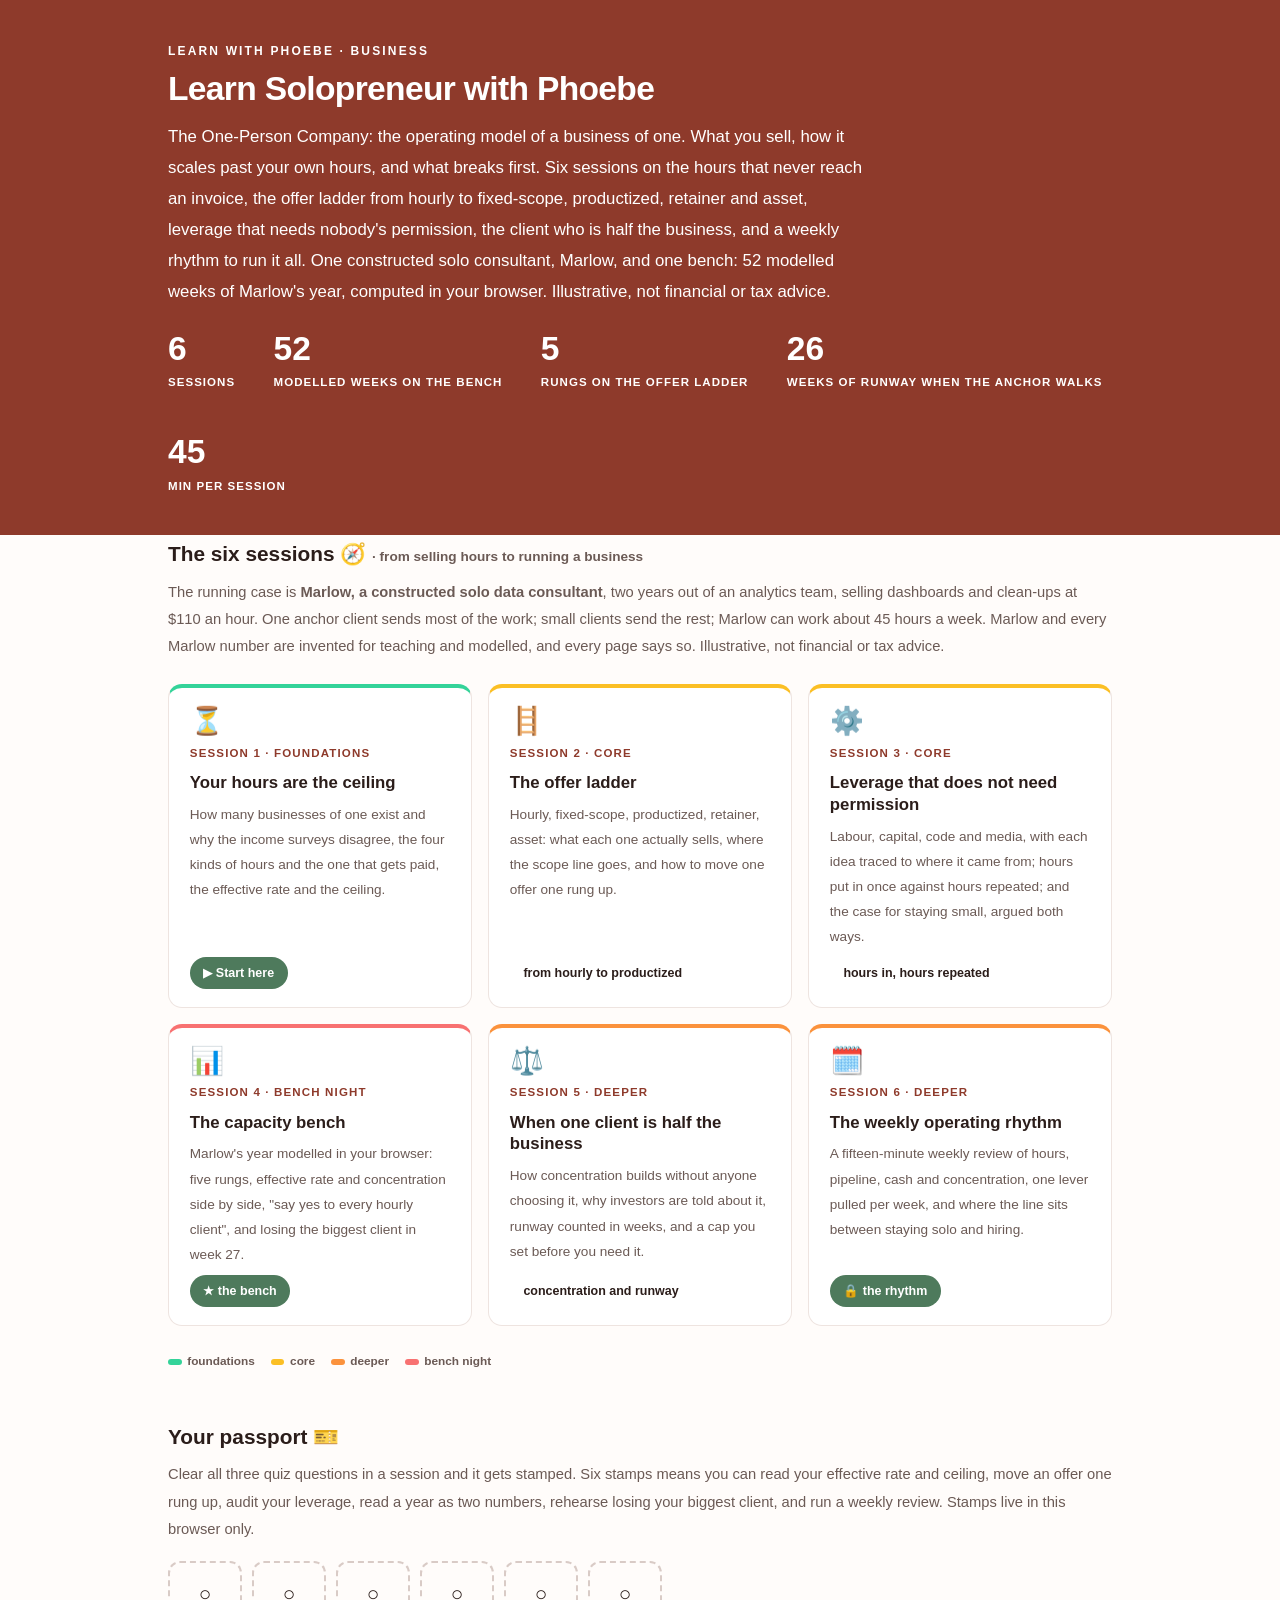
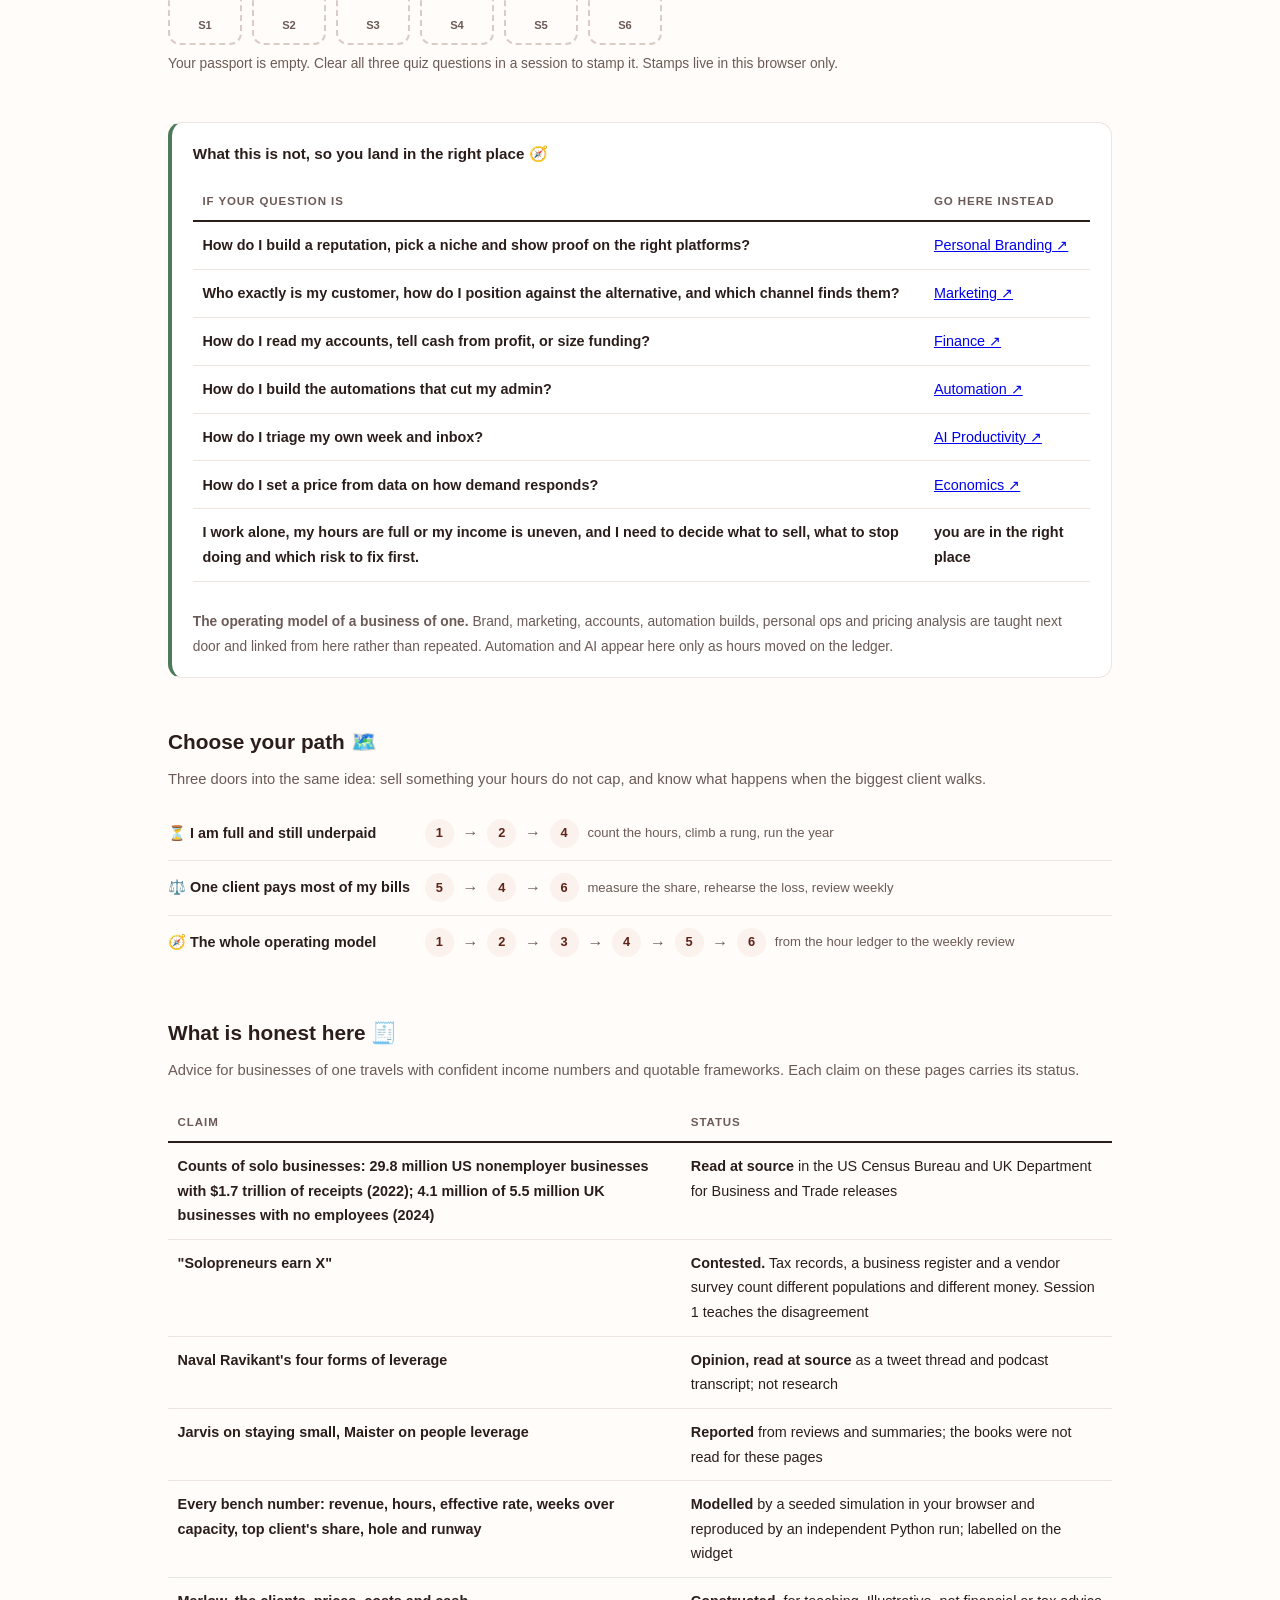
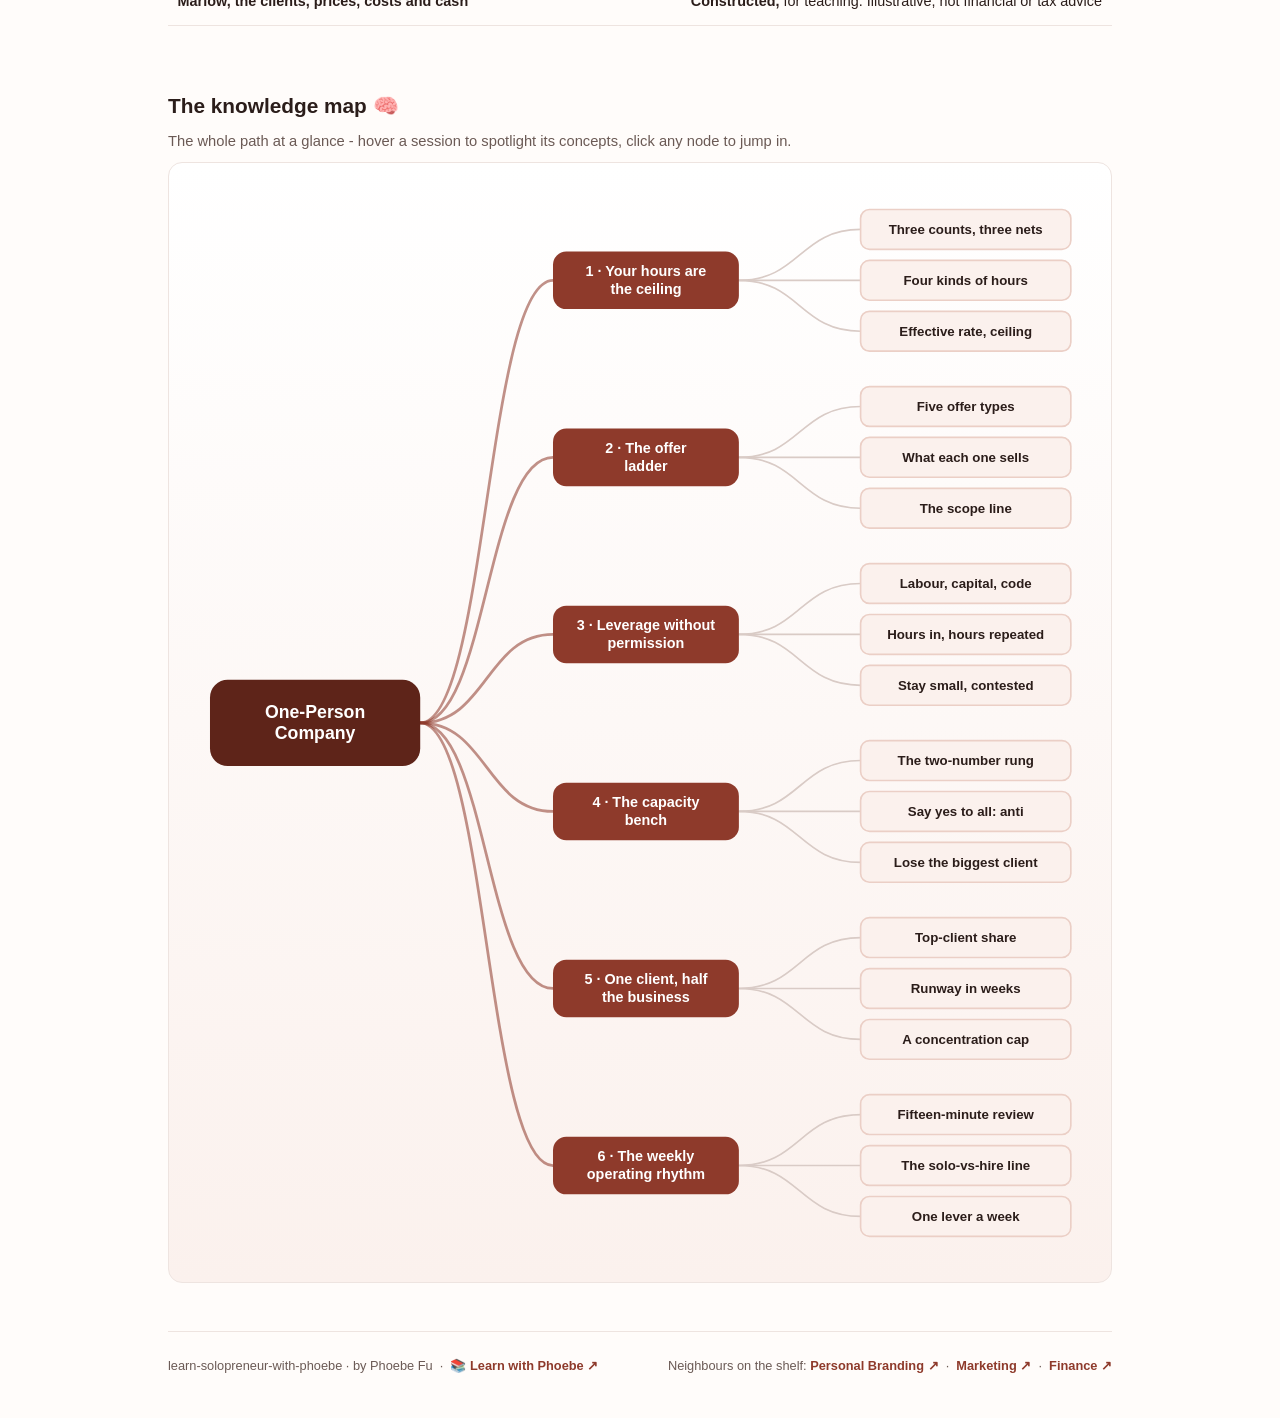
<file: index.html>
<!DOCTYPE html>
<html lang="en">
<head>
<meta charset="UTF-8">
<meta name="viewport" content="width=device-width, initial-scale=1.0">
<!-- social:start -->
<meta name="description" content="The One-Person Company: six sessions on the operating model of a business of one. Your hours as the ceiling, the offer ladder from hourly to productized and retainer, leverage that needs no permission, a capacity bench modelled in your browser, client concentration and runway, and a weekly operating rhythm. Illustrative, not financial or tax advice. Free, by Phoebe Fu.">
<meta property="og:type" content="website">
<meta property="og:site_name" content="Learn with Phoebe">
<meta property="og:title" content="Learn Solopreneur with Phoebe">
<meta property="og:description" content="What you sell, how it scales past your own hours, and what breaks first. Six sessions, one constructed solo consultant, and 52 modelled weeks run in your browser.">
<meta property="og:url" content="https://phoebefu6.github.io/learn-solopreneur-with-phoebe/">
<meta property="og:image" content="https://phoebefu6.github.io/learn-solopreneur-with-phoebe/assets/og-cover.png">
<meta property="og:image:width" content="1200">
<meta property="og:image:height" content="630">
<meta name="twitter:card" content="summary_large_image">
<meta name="twitter:title" content="Learn Solopreneur with Phoebe">
<meta name="twitter:description" content="The one-person company: offers, capacity, leverage and the client you cannot afford to lose.">
<meta name="twitter:image" content="https://phoebefu6.github.io/learn-solopreneur-with-phoebe/assets/og-cover.png">
<!-- social:end -->
<title>Learn Solopreneur with Phoebe</title>
<link rel="stylesheet" href="assets/style.css?v=21">
<style>

  .stats-row { display: flex; gap: 2.4rem; margin-top: 1.5rem; flex-wrap: wrap; }
  .stat b { display: block; font-size: 2.1rem; font-weight: 800; line-height: 1.05; font-variant-numeric: tabular-nums; }
  .stat span { font-size: .72rem; opacity: 1; text-transform: uppercase; letter-spacing: .09em; font-weight: 600; }

  .course-grid { display: grid; grid-template-columns: repeat(auto-fit, minmax(17rem, 1fr)); gap: 1rem; margin-top: 1.5rem; }
  .course-card {
    border: 1px solid var(--hairline);
    border-top: 4px solid var(--diff, var(--indigo));
    border-radius: var(--radius);
    padding: 1.2rem 1.3rem 1.1rem;
    display: flex;
    flex-direction: column;
    gap: .5rem;
    text-decoration: none;
    color: var(--ink);
    background: #fff;
    transition: box-shadow .15s ease, border-color .15s ease, transform .15s ease;
    position: relative;
  }
  .course-card:hover { border-color: var(--indigo-soft); border-top-color: var(--diff, var(--indigo)); box-shadow: 0 8px 28px rgba(var(--shadow-rgb),.16); transform: translateY(-3px); }
  .course-card .cicon { font-size: 1.7rem; line-height: 1; }
  .course-card .cnum { font-size: .72rem; font-weight: 700; color: var(--indigo); text-transform: uppercase; letter-spacing: .1em; }
  .course-card h3 { font-size: 1.05rem; font-weight: 800; line-height: 1.3; }
  .course-card p { font-size: .85rem; color: var(--muted); flex: 1; }
  .course-card .meta { display: flex; gap: .4rem; flex-wrap: wrap; }

  .diff-legend { display: flex; gap: 1rem; margin-top: 1.6rem; font-size: .74rem; color: var(--muted); font-weight: 600; flex-wrap: wrap; }
  .diff-legend i { display: inline-block; width: .85rem; height: .35rem; border-radius: 999px; margin-right: .35rem; vertical-align: middle; }

  .paths { margin-top: 2.6rem; }
  .paths h2 { font-size: 1.3rem; font-weight: 800; margin-bottom: .3rem; }
  .paths .plede { color: var(--muted); font-size: .92rem; margin-bottom: .8rem; }
  .path { display: flex; gap: .55rem; align-items: center; padding: .75rem 0; border-bottom: .5px solid var(--hairline); flex-wrap: wrap; }
  .path:last-child { border-bottom: none; }
  .path b { min-width: 15.5rem; font-size: .9rem; }
  .path .pstep { background: var(--indigo-50); color: var(--indigo-deep); border-radius: 999px; padding: .16rem .68rem; font-weight: 700; font-size: .8rem; text-decoration: none; transition: all .12s ease; }
  .path .pstep:hover { background: var(--indigo); color: #fff; }
  .path .parr { color: var(--muted); font-weight: 700; }

  .mm-section { margin-top: 1.6rem; }
  .mm-section h2 { font-size: 1.3rem; font-weight: 800; margin-bottom: .2rem; }
  .mm-section .mm-lede { color: var(--muted); font-size: .92rem; margin-bottom: .4rem; }
  .mm-wrap { border: 1px solid var(--hairline); border-radius: var(--radius); background: linear-gradient(180deg,#fff,var(--indigo-50)); padding: .6rem; overflow-x: auto; }
  .mm-svg { width: 100%; height: auto; display: block; max-width: 60rem; margin: 0 auto; min-width: 34rem; }
  .mm-link { cursor: pointer; text-decoration: none; }
  .mm-node rect { transition: opacity .15s ease, filter .15s ease; }
  .mm-node text { pointer-events: none; }
  .mm-link:hover .mm-node rect { filter: brightness(1.06); }
  .mm-edge { transition: opacity .15s ease; }

  .not-this { border: 1px solid var(--hairline); border-left: 4px solid var(--clay); border-radius: var(--radius); background: #fff; padding: 1.1rem 1.3rem; margin-top: 1.2rem; }
  .not-this h3 { font-size: .95rem; font-weight: 800; margin-bottom: .5rem; }
</style>
</head>
<body>
<header class="masthead">
  <div class="wrap">
    <div class="eyebrow">Learn with Phoebe · Business</div>
    <h1>Learn <span class="accent">Solopreneur</span> with Phoebe</h1>
    <p class="sub">The One-Person Company: the operating model of a business of one. What you sell, how it scales past your own hours, and what breaks first. Six sessions on the hours that never reach an invoice, the offer ladder from hourly to fixed-scope, productized, retainer and asset, leverage that needs nobody's permission, the client who is half the business, and a weekly rhythm to run it all. One constructed solo consultant, Marlow, and one bench: 52 modelled weeks of Marlow's year, computed in your browser. Illustrative, not financial or tax advice.</p>
    <div class="stats-row">
      <div class="stat"><b data-count="6">6</b><span>sessions</span></div>
      <div class="stat"><b data-count="52">52</b><span>modelled weeks on the bench</span></div>
      <div class="stat"><b data-count="5">5</b><span>rungs on the offer ladder</span></div>
      <div class="stat"><b data-count="26">26</b><span>weeks of runway when the anchor walks</span></div>
      <div class="stat"><b data-count="45">45</b><span>min per session</span></div>
    </div>
  </div>
</header>
<main class="wrap">
  <section class="section">
    <div class="paths" style="margin-top:0">
      <h2>The six sessions 🧭 <span style="font-size:.85rem;font-weight:600;color:var(--muted)">· from selling hours to running a business</span></h2>
      <p class="plede">The running case is <strong>Marlow, a constructed solo data consultant</strong>, two years out of an analytics team, selling dashboards and clean-ups at $110 an hour. One anchor client sends most of the work; small clients send the rest; Marlow can work about 45 hours a week. Marlow and every Marlow number are invented for teaching and modelled, and every page says so. Illustrative, not financial or tax advice.</p>
    </div>
    <div class="course-grid">
      <a class="course-card" href="courses/01-hours-are-the-ceiling.html" style="--diff:#34D399">
        <span class="cicon">⏳</span>
        <span class="cnum">Session 1 · foundations</span>
        <h3>Your hours are the ceiling</h3>
        <p>How many businesses of one exist and why the income surveys disagree, the four kinds of hours and the one that gets paid, the effective rate and the ceiling.</p>
        <span class="meta"><span class="pill amber">▶ Start here</span></span>
      </a>
      <a class="course-card" href="courses/02-the-offer-ladder.html" style="--diff:#FBBF24">
        <span class="cicon">🪜</span>
        <span class="cnum">Session 2 · core</span>
        <h3>The offer ladder</h3>
        <p>Hourly, fixed-scope, productized, retainer, asset: what each one actually sells, where the scope line goes, and how to move one offer one rung up.</p>
        <span class="meta"><span class="pill">from hourly to productized</span></span>
      </a>
      <a class="course-card" href="courses/03-leverage-without-permission.html" style="--diff:#FBBF24">
        <span class="cicon">⚙️</span>
        <span class="cnum">Session 3 · core</span>
        <h3>Leverage that does not need permission</h3>
        <p>Labour, capital, code and media, with each idea traced to where it came from; hours put in once against hours repeated; and the case for staying small, argued both ways.</p>
        <span class="meta"><span class="pill">hours in, hours repeated</span></span>
      </a>
      <a class="course-card" href="courses/04-the-capacity-bench.html" style="--diff:#F87171">
        <span class="cicon">📊</span>
        <span class="cnum">Session 4 · bench night</span>
        <h3>The capacity bench</h3>
        <p>Marlow's year modelled in your browser: five rungs, effective rate and concentration side by side, "say yes to every hourly client", and losing the biggest client in week 27.</p>
        <span class="meta"><span class="pill amber">★ the bench</span></span>
      </a>
      <a class="course-card" href="courses/05-one-client-half-the-business.html" style="--diff:#FB923C">
        <span class="cicon">⚖️</span>
        <span class="cnum">Session 5 · deeper</span>
        <h3>When one client is half the business</h3>
        <p>How concentration builds without anyone choosing it, why investors are told about it, runway counted in weeks, and a cap you set before you need it.</p>
        <span class="meta"><span class="pill">concentration and runway</span></span>
      </a>
      <a class="course-card" href="courses/06-the-weekly-operating-rhythm.html" style="--diff:#FB923C">
        <span class="cicon">🗓️</span>
        <span class="cnum">Session 6 · deeper</span>
        <h3>The weekly operating rhythm</h3>
        <p>A fifteen-minute weekly review of hours, pipeline, cash and concentration, one lever pulled per week, and where the line sits between staying solo and hiring.</p>
        <span class="meta"><span class="pill amber">🔒 the rhythm</span></span>
      </a>
    </div>
    <div class="diff-legend">
      <span><i style="background:#34D399"></i>foundations</span>
      <span><i style="background:#FBBF24"></i>core</span>
      <span><i style="background:#FB923C"></i>deeper</span>
      <span><i style="background:#F87171"></i>bench night</span>
    </div>
  </section>
  <section class="section">
    <div class="paths" style="margin-top:0">
      <h2>Your passport 🎫</h2>
      <p class="plede">Clear all three quiz questions in a session and it gets stamped. Six stamps means you can read your effective rate and ceiling, move an offer one rung up, audit your leverage, read a year as two numbers, rehearse losing your biggest client, and run a weekly review. Stamps live in this browser only.</p>
    </div>
    <div class="pp-strip"></div>
  </section>
  <section class="section">
    <div class="not-this">
      <h3>What this is not, so you land in the right place 🧭</h3>
      <table class="clean">
        <tr><th>If your question is</th><th>Go here instead</th></tr>
        <tr><td>How do I build a reputation, pick a niche and show proof on the right platforms?</td><td><a href="https://phoebefu6.github.io/learn-personal-branding-with-phoebe/">Personal Branding ↗</a></td></tr>
        <tr><td>Who exactly is my customer, how do I position against the alternative, and which channel finds them?</td><td><a href="https://phoebefu6.github.io/learn-marketing-with-phoebe/">Marketing ↗</a></td></tr>
        <tr><td>How do I read my accounts, tell cash from profit, or size funding?</td><td><a href="https://phoebefu6.github.io/learn-finance-with-phoebe/">Finance ↗</a></td></tr>
        <tr><td>How do I build the automations that cut my admin?</td><td><a href="https://phoebefu6.github.io/learn-automation-with-phoebe/">Automation ↗</a></td></tr>
        <tr><td>How do I triage my own week and inbox?</td><td><a href="https://phoebefu6.github.io/learn-ai-productivity-with-phoebe/">AI Productivity ↗</a></td></tr>
        <tr><td>How do I set a price from data on how demand responds?</td><td><a href="https://phoebefu6.github.io/learn-economics-with-phoebe/">Economics ↗</a></td></tr>
        <tr><td><strong>I work alone, my hours are full or my income is uneven, and I need to decide what to sell, what to stop doing and which risk to fix first.</strong></td><td><strong>you are in the right place</strong></td></tr>
      </table>
      <p style="margin-top:.7rem;font-size:.86rem;color:var(--muted)"><strong>The operating model of a business of one.</strong> Brand, marketing, accounts, automation builds, personal ops and pricing analysis are taught next door and linked from here rather than repeated. Automation and AI appear here only as hours moved on the ledger.</p>
    </div>
  </section>
  <section class="section">
    <div class="paths">
      <h2>Choose your path 🗺️</h2>
      <p class="plede">Three doors into the same idea: sell something your hours do not cap, and know what happens when the biggest client walks.</p>
      <div class="path"><b>⏳ I am full and still underpaid</b>
        <a class="pstep" href="courses/01-hours-are-the-ceiling.html">1</a><span class="parr">→</span>
        <a class="pstep" href="courses/02-the-offer-ladder.html">2</a><span class="parr">→</span>
        <a class="pstep" href="courses/04-the-capacity-bench.html">4</a>
        <span style="font-size:.82rem;color:var(--muted)">count the hours, climb a rung, run the year</span>
      </div>
      <div class="path"><b>⚖️ One client pays most of my bills</b>
        <a class="pstep" href="courses/05-one-client-half-the-business.html">5</a><span class="parr">→</span>
        <a class="pstep" href="courses/04-the-capacity-bench.html">4</a><span class="parr">→</span>
        <a class="pstep" href="courses/06-the-weekly-operating-rhythm.html">6</a>
        <span style="font-size:.82rem;color:var(--muted)">measure the share, rehearse the loss, review weekly</span>
      </div>
      <div class="path"><b>🧭 The whole operating model</b>
        <a class="pstep" href="courses/01-hours-are-the-ceiling.html">1</a><span class="parr">→</span>
        <a class="pstep" href="courses/02-the-offer-ladder.html">2</a><span class="parr">→</span>
        <a class="pstep" href="courses/03-leverage-without-permission.html">3</a><span class="parr">→</span>
        <a class="pstep" href="courses/04-the-capacity-bench.html">4</a><span class="parr">→</span>
        <a class="pstep" href="courses/05-one-client-half-the-business.html">5</a><span class="parr">→</span>
        <a class="pstep" href="courses/06-the-weekly-operating-rhythm.html">6</a>
        <span style="font-size:.82rem;color:var(--muted)">from the hour ledger to the weekly review</span>
      </div>
    </div>
  </section>
  <section class="section">
    <div class="paths" style="margin-top:0">
      <h2>What is honest here 🧾</h2>
      <p class="plede">Advice for businesses of one travels with confident income numbers and quotable frameworks. Each claim on these pages carries its status.</p>
    </div>
    <table class="clean">
      <tr><th>Claim</th><th>Status</th></tr>
      <tr><td>Counts of solo businesses: 29.8 million US nonemployer businesses with $1.7 trillion of receipts (2022); 4.1 million of 5.5 million UK businesses with no employees (2024)</td><td><strong>Read at source</strong> in the US Census Bureau and UK Department for Business and Trade releases</td></tr>
      <tr><td>"Solopreneurs earn X"</td><td><strong>Contested.</strong> Tax records, a business register and a vendor survey count different populations and different money. Session 1 teaches the disagreement</td></tr>
      <tr><td>Naval Ravikant's four forms of leverage</td><td><strong>Opinion, read at source</strong> as a tweet thread and podcast transcript; not research</td></tr>
      <tr><td>Jarvis on staying small, Maister on people leverage</td><td><strong>Reported</strong> from reviews and summaries; the books were not read for these pages</td></tr>
      <tr><td>Every bench number: revenue, hours, effective rate, weeks over capacity, top client's share, hole and runway</td><td><strong>Modelled</strong> by a seeded simulation in your browser and reproduced by an independent Python run; labelled on the widget</td></tr>
      <tr><td>Marlow, the clients, prices, costs and cash</td><td><strong>Constructed,</strong> for teaching. Illustrative, not financial or tax advice</td></tr>
    </table>
  </section>
  <section class="section mm-section">
    <h2>The knowledge map 🧠</h2>
    <p class="mm-lede">The whole path at a glance - hover a session to spotlight its concepts, click any node to jump in.</p>
    <div class="mm-wrap"><div id="mindmap"></div></div>
  </section>
  <footer class="pagefoot">
    <span>learn-solopreneur-with-phoebe · by Phoebe Fu &nbsp;·&nbsp; 📚 <a href="https://phoebefu6.github.io/learn-with-phoebe/">Learn with Phoebe ↗</a></span>
    <span>Neighbours on the shelf: <a href="https://phoebefu6.github.io/learn-personal-branding-with-phoebe/">Personal Branding ↗</a> &nbsp;·&nbsp; <a href="https://phoebefu6.github.io/learn-marketing-with-phoebe/">Marketing ↗</a> &nbsp;·&nbsp; <a href="https://phoebefu6.github.io/learn-finance-with-phoebe/">Finance ↗</a></span>
  </footer>
</main>
<script>
window.MINDMAP_DATA = {
 "title": "One-Person\nCompany",
 "centerColor": "#5E2419",
 "sessions": [
  {
   "label": "Your hours are\nthe ceiling",
   "href": "courses/01-hours-are-the-ceiling.html",
   "color": "#34D399",
   "concepts": [
    {
     "label": "Three counts, three nets",
     "href": "courses/01-hours-are-the-ceiling.html"
    },
    {
     "label": "Four kinds of hours",
     "href": "courses/01-hours-are-the-ceiling.html"
    },
    {
     "label": "Effective rate, ceiling",
     "href": "courses/01-hours-are-the-ceiling.html"
    }
   ]
  },
  {
   "label": "The offer\nladder",
   "href": "courses/02-the-offer-ladder.html",
   "color": "#FBBF24",
   "concepts": [
    {
     "label": "Five offer types",
     "href": "courses/02-the-offer-ladder.html"
    },
    {
     "label": "What each one sells",
     "href": "courses/02-the-offer-ladder.html"
    },
    {
     "label": "The scope line",
     "href": "courses/02-the-offer-ladder.html"
    }
   ]
  },
  {
   "label": "Leverage without\npermission",
   "href": "courses/03-leverage-without-permission.html",
   "color": "#FBBF24",
   "concepts": [
    {
     "label": "Labour, capital, code",
     "href": "courses/03-leverage-without-permission.html"
    },
    {
     "label": "Hours in, hours repeated",
     "href": "courses/03-leverage-without-permission.html"
    },
    {
     "label": "Stay small, contested",
     "href": "courses/03-leverage-without-permission.html"
    }
   ]
  },
  {
   "label": "The capacity\nbench",
   "href": "courses/04-the-capacity-bench.html",
   "color": "#F87171",
   "concepts": [
    {
     "label": "The two-number rung",
     "href": "courses/04-the-capacity-bench.html"
    },
    {
     "label": "Say yes to all: anti",
     "href": "courses/04-the-capacity-bench.html"
    },
    {
     "label": "Lose the biggest client",
     "href": "courses/04-the-capacity-bench.html"
    }
   ]
  },
  {
   "label": "One client, half\nthe business",
   "href": "courses/05-one-client-half-the-business.html",
   "color": "#FB923C",
   "concepts": [
    {
     "label": "Top-client share",
     "href": "courses/05-one-client-half-the-business.html"
    },
    {
     "label": "Runway in weeks",
     "href": "courses/05-one-client-half-the-business.html"
    },
    {
     "label": "A concentration cap",
     "href": "courses/05-one-client-half-the-business.html"
    }
   ]
  },
  {
   "label": "The weekly\noperating rhythm",
   "href": "courses/06-the-weekly-operating-rhythm.html",
   "color": "#FB923C",
   "concepts": [
    {
     "label": "Fifteen-minute review",
     "href": "courses/06-the-weekly-operating-rhythm.html"
    },
    {
     "label": "The solo-vs-hire line",
     "href": "courses/06-the-weekly-operating-rhythm.html"
    },
    {
     "label": "One lever a week",
     "href": "courses/06-the-weekly-operating-rhythm.html"
    }
   ]
  }
 ]
};
</script>
<script src="assets/mindmap.js?v=1"></script>
<script src="assets/app.js?v=18"></script>
</body>
</html>
</file>
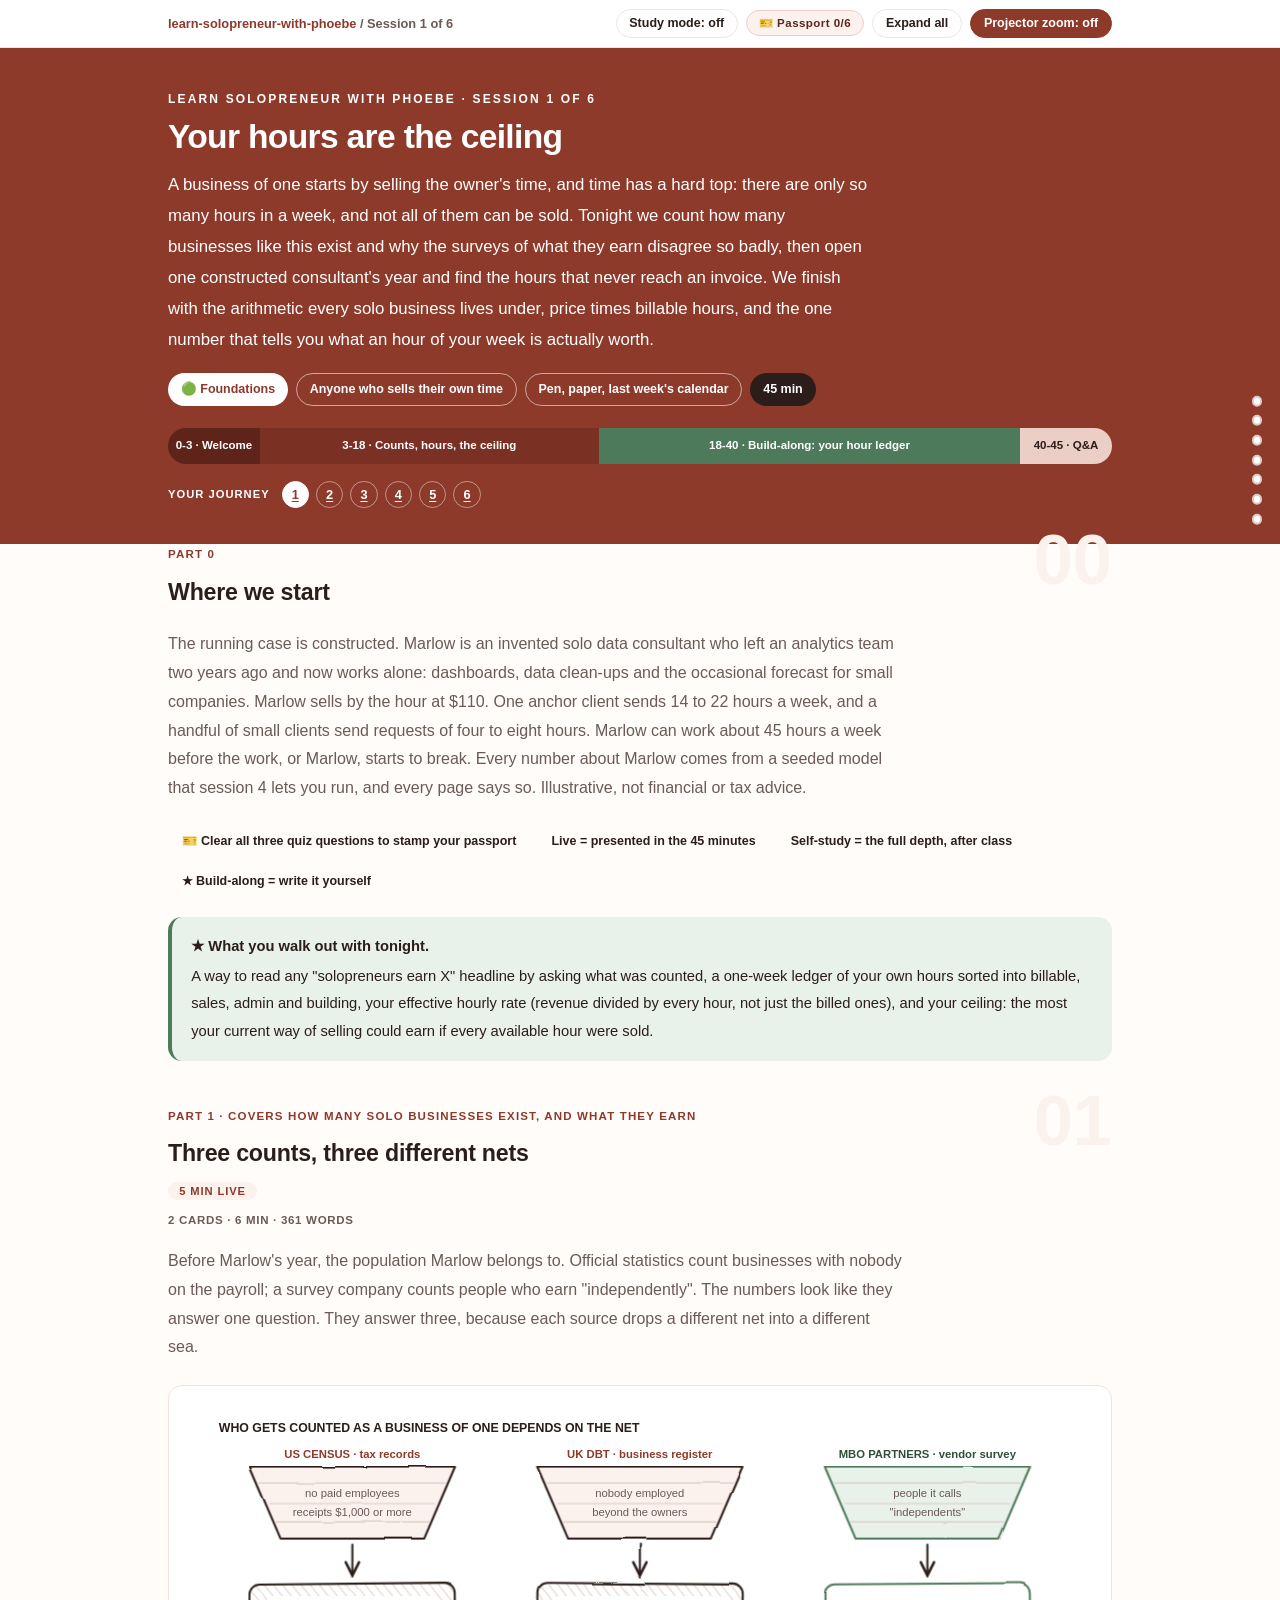
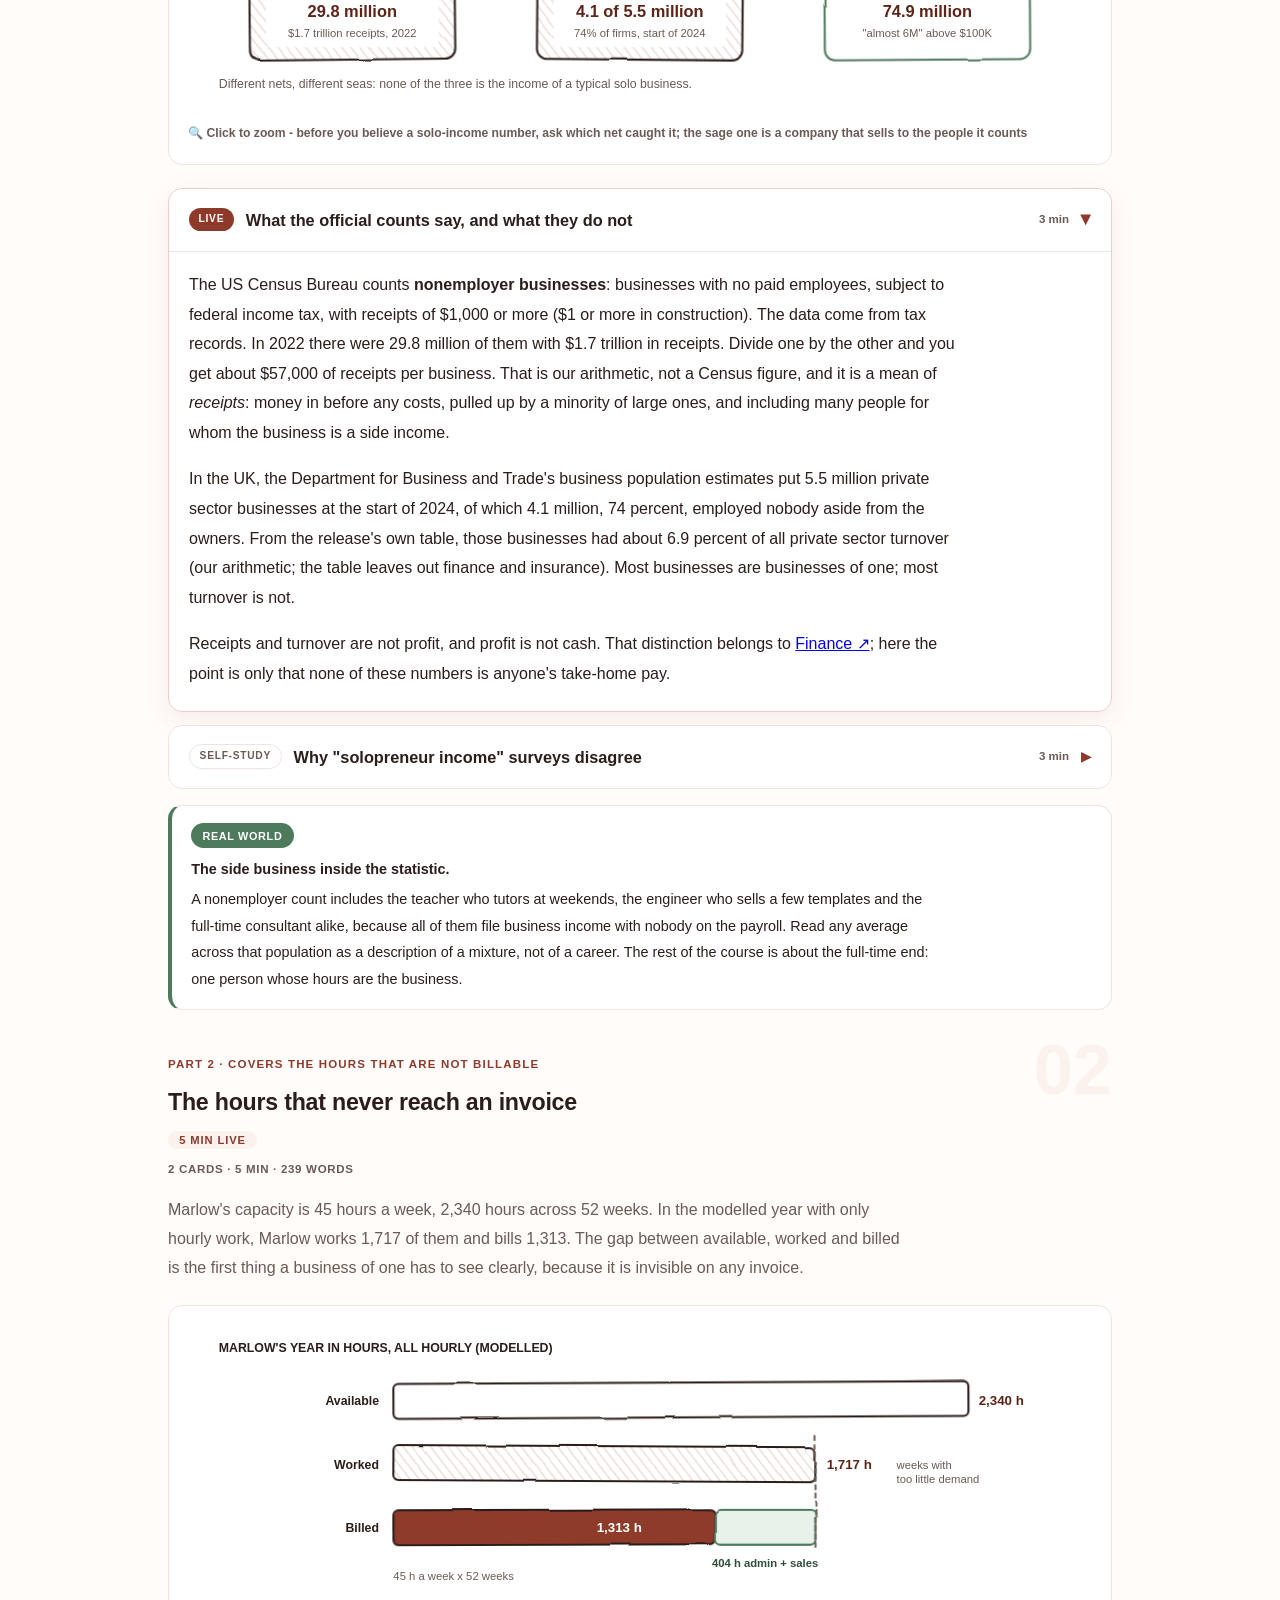
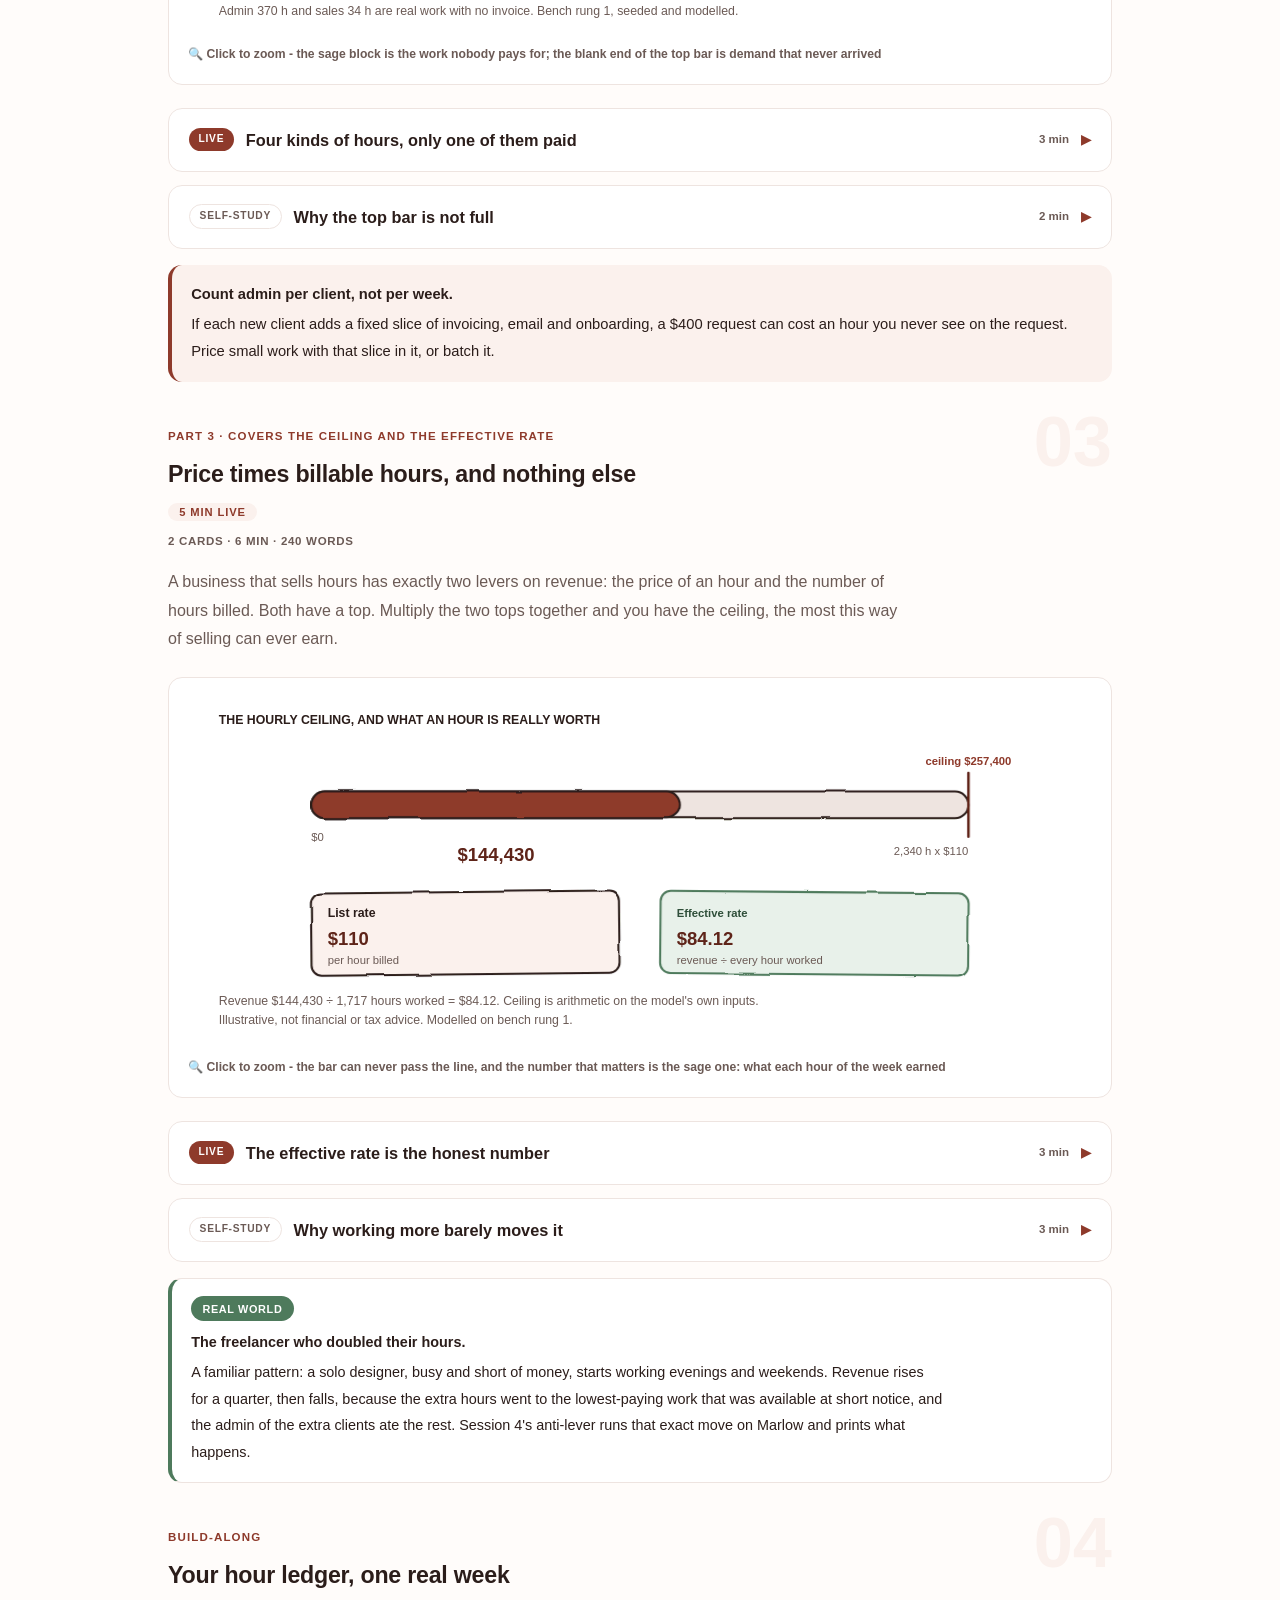
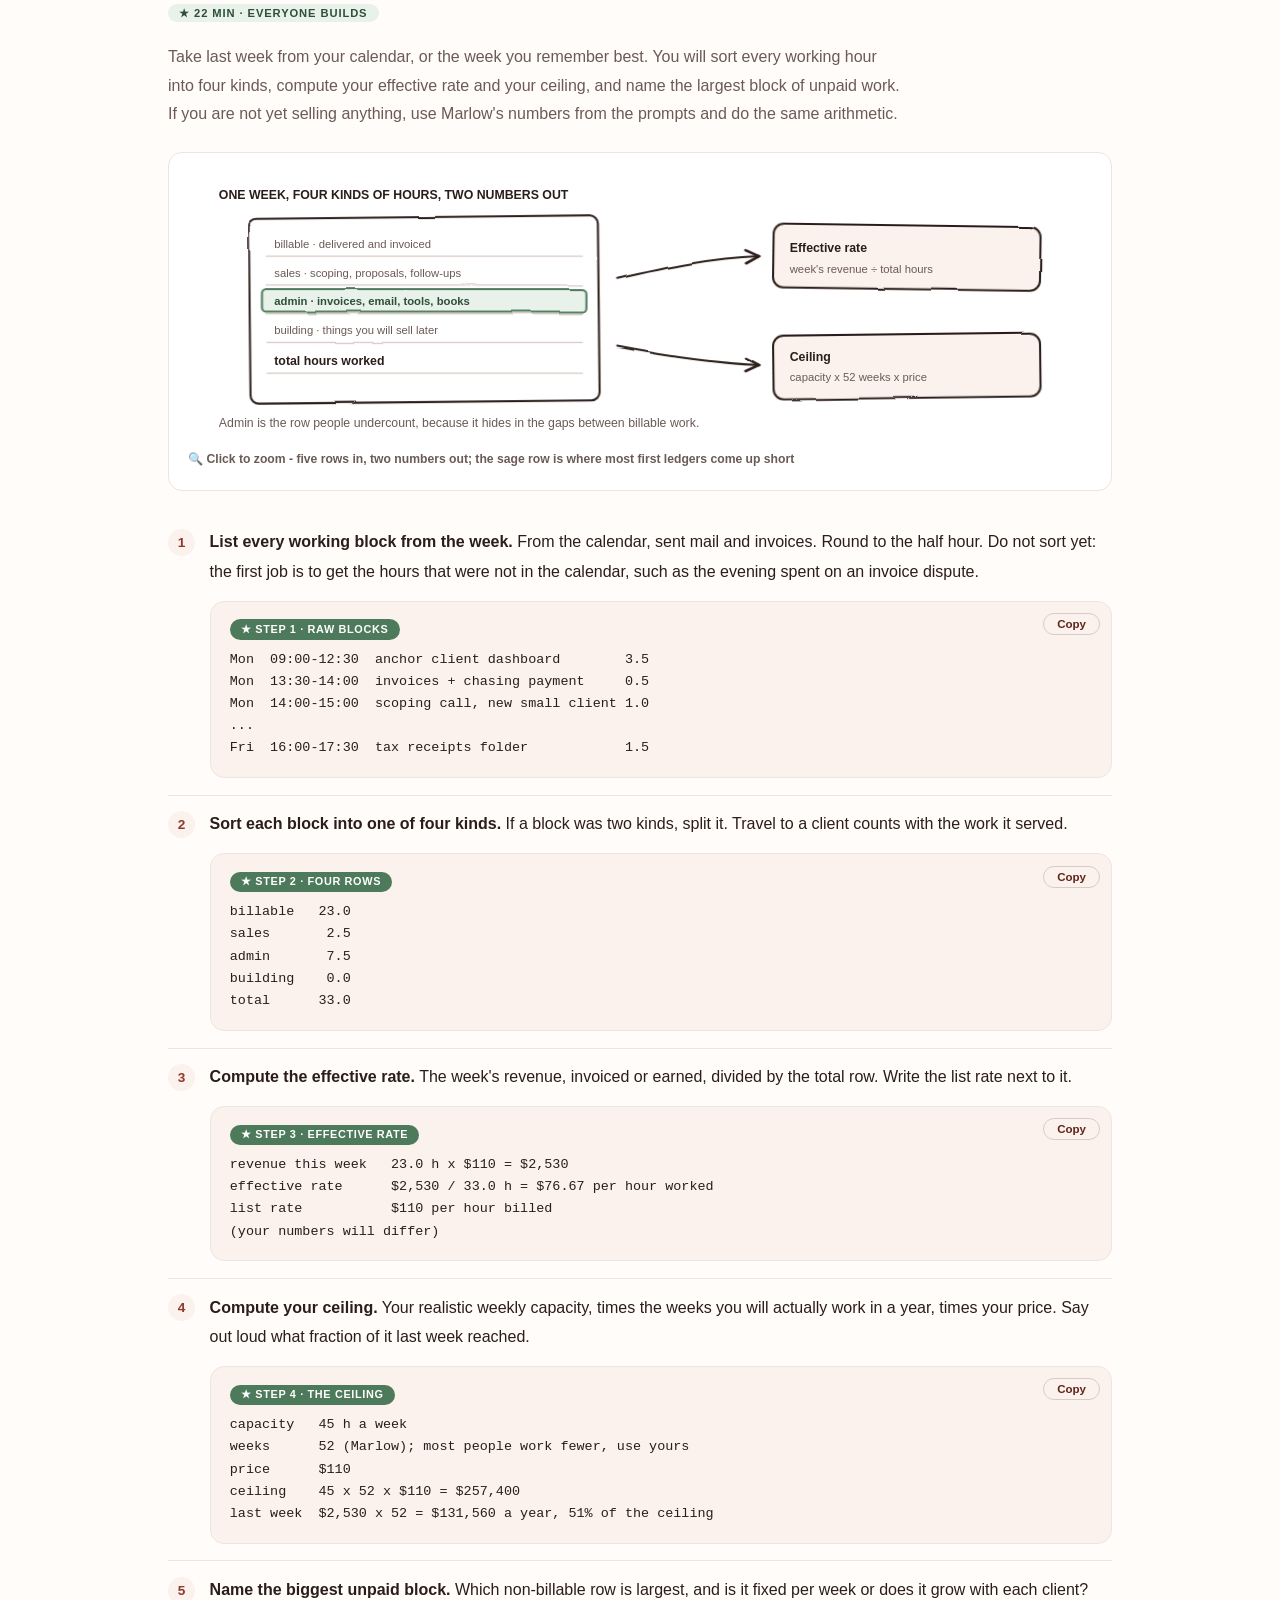
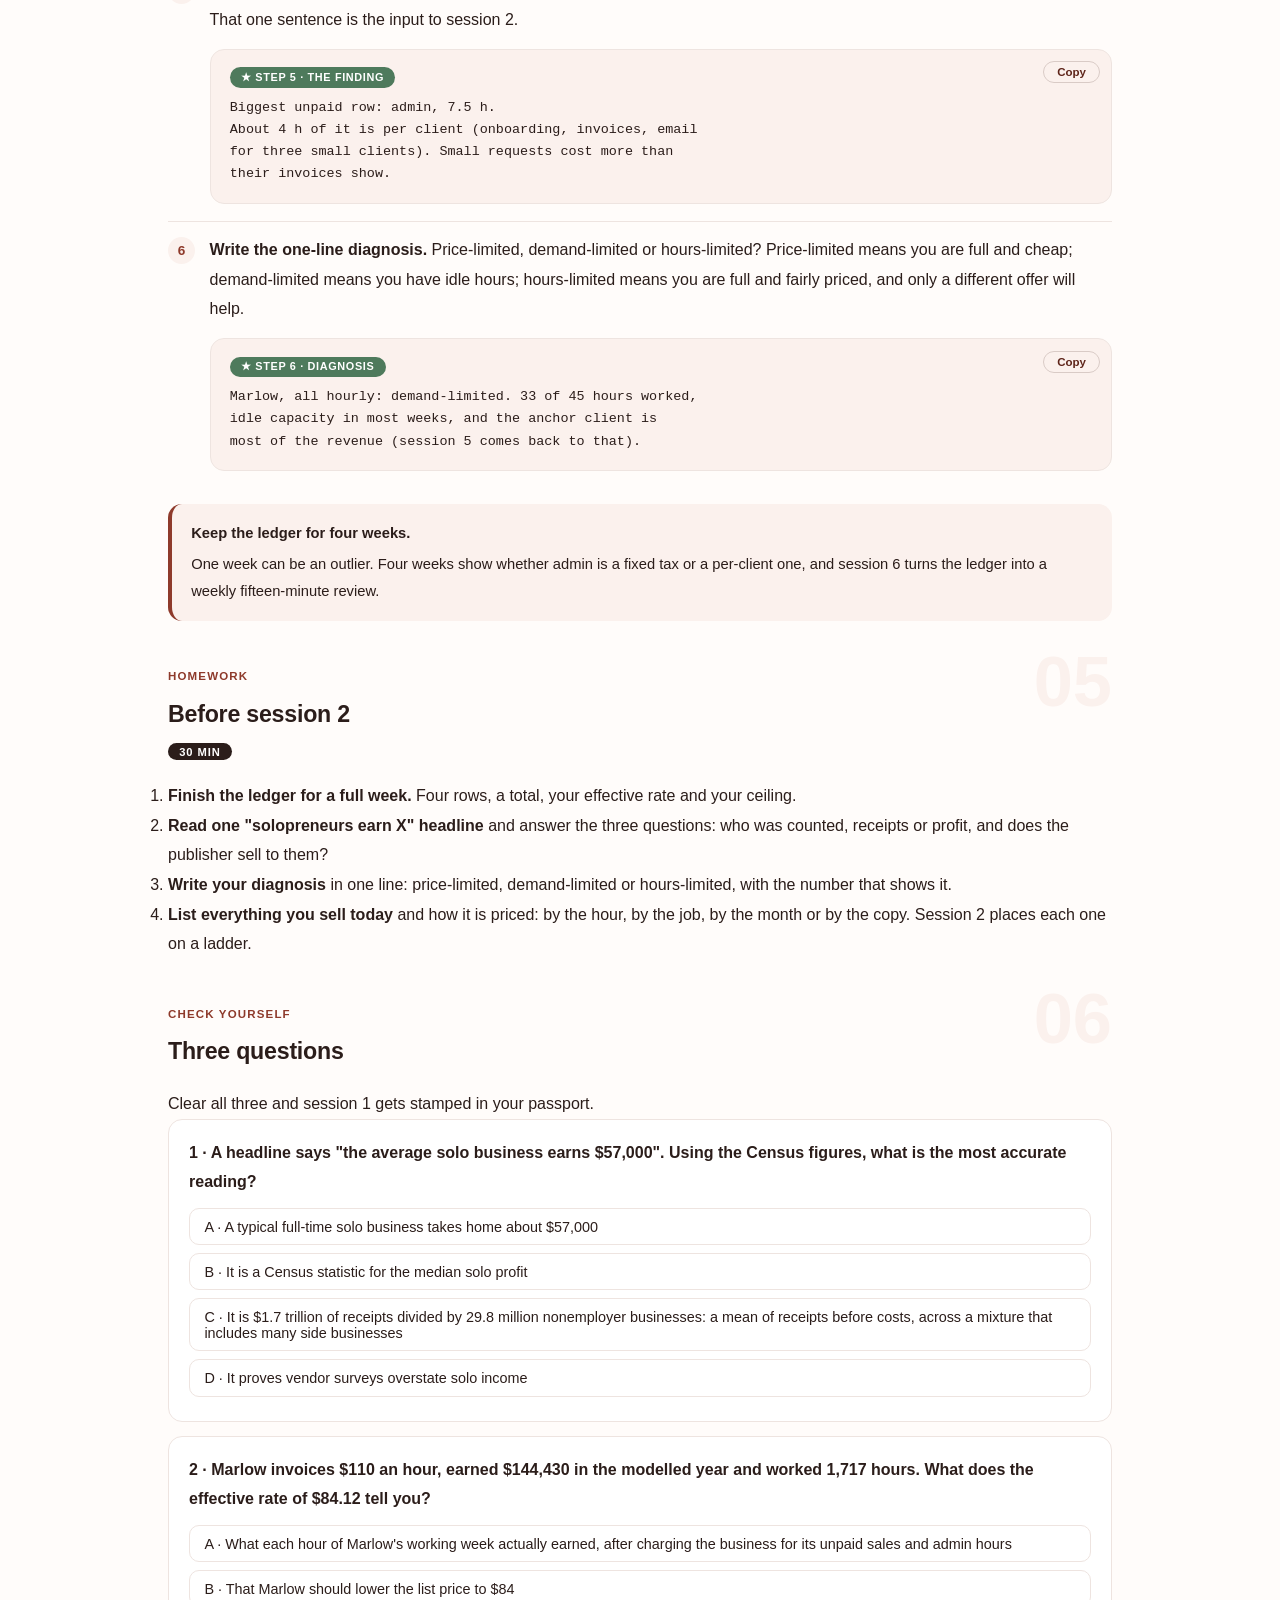
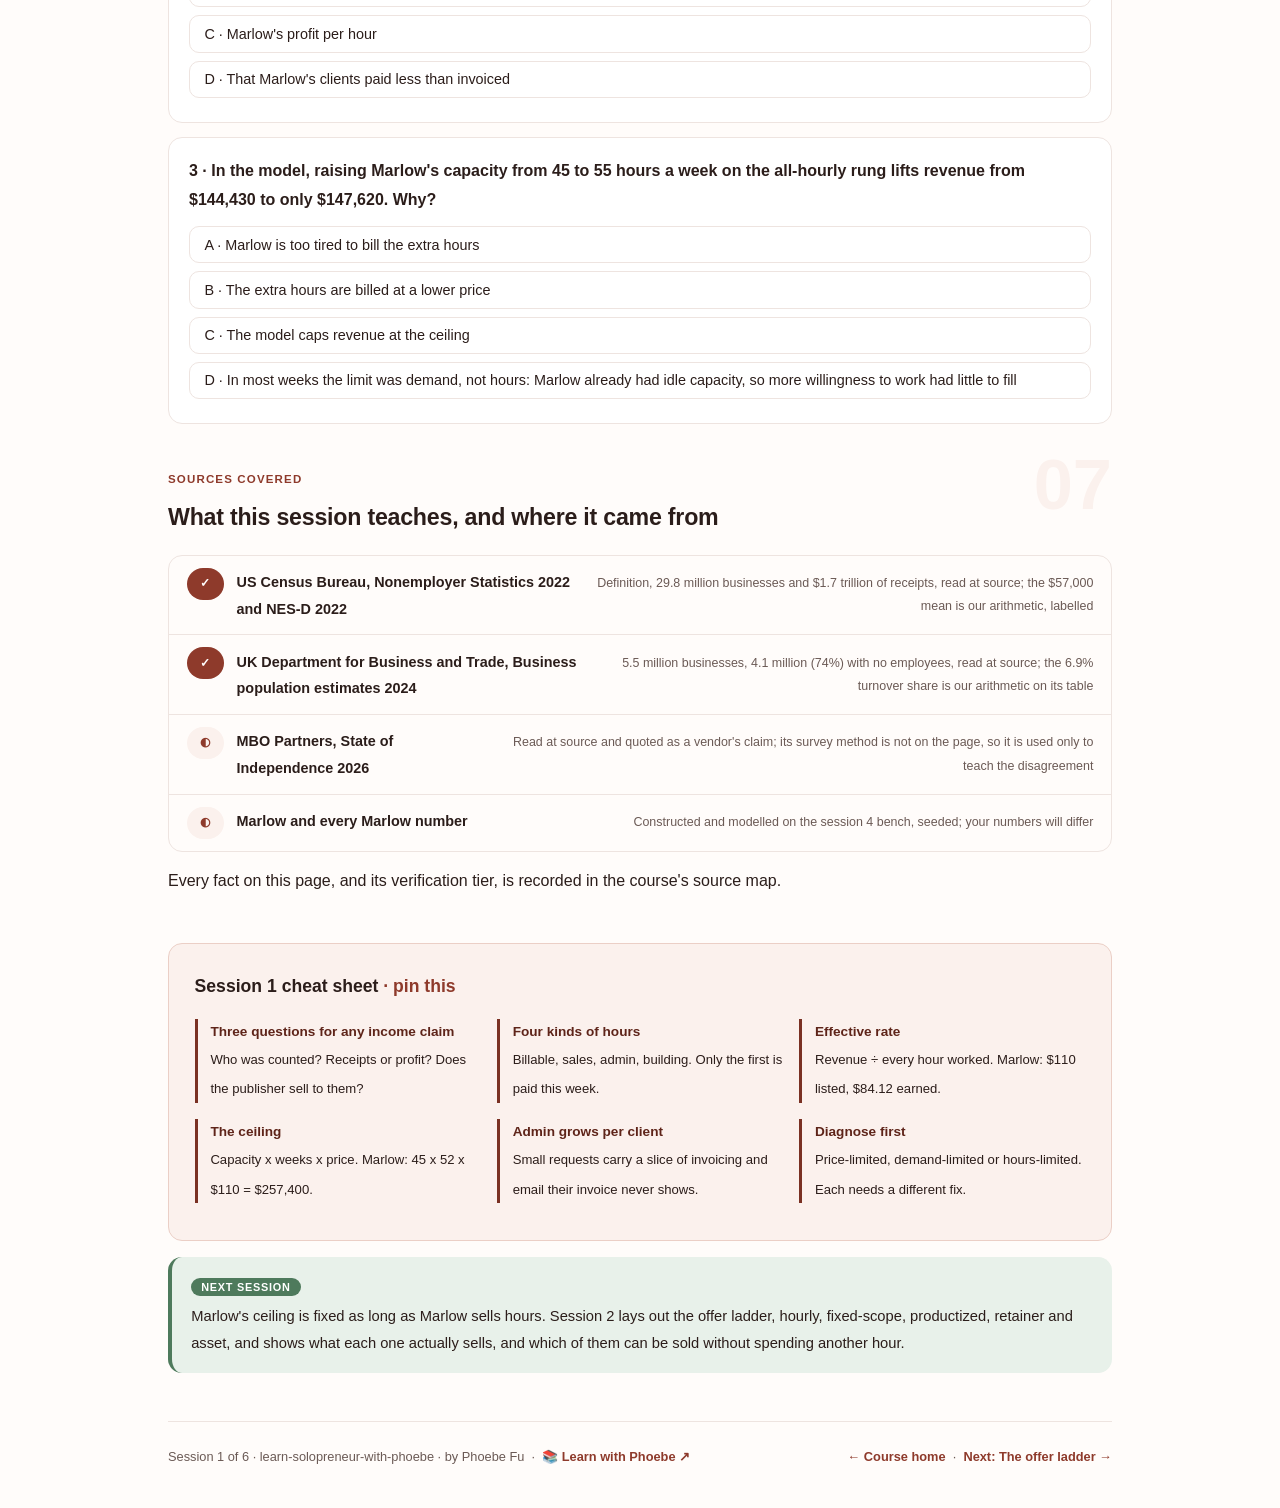
<file: courses/01-hours-are-the-ceiling.html>
<!DOCTYPE html>
<html lang="en">
<head>
<meta charset="UTF-8">
<meta name="viewport" content="width=device-width, initial-scale=1.0">
<!-- social:start -->
<meta name="description" content="Session 1 of 6. A business of one sells hours until it learns to sell something else. How many solo businesses exist and why the income surveys disagree, the hours that never get billed, and the ceiling arithmetic: price times billable hours, with the effective rate that divides by every hour.">
<meta property="og:type" content="article">
<meta property="og:site_name" content="Learn with Phoebe">
<meta property="og:title" content="Your hours are the ceiling - learn solopreneur with phoebe">
<meta property="og:description" content="Session 1 of 6. Count the hours you never bill, find your ceiling, and read your effective rate.">
<meta property="og:url" content="https://phoebefu6.github.io/learn-solopreneur-with-phoebe/courses/01-hours-are-the-ceiling.html">
<meta property="og:image" content="https://phoebefu6.github.io/learn-solopreneur-with-phoebe/assets/og-cover.png">
<meta property="og:image:width" content="1200">
<meta property="og:image:height" content="630">
<meta name="twitter:card" content="summary_large_image">
<meta name="twitter:title" content="Your hours are the ceiling - learn solopreneur with phoebe">
<meta name="twitter:description" content="Session 1 of 6. The hours you never bill, the ceiling, and the effective rate.">
<meta name="twitter:image" content="https://phoebefu6.github.io/learn-solopreneur-with-phoebe/assets/og-cover.png">
<!-- social:end -->
<title>Session 1 · Your hours are the ceiling - learn solopreneur with phoebe</title>
<link rel="stylesheet" href="../assets/style.css?v=20">
</head>
<body>

<div class="toolbar">
  <div class="wrap">
    <span class="crumb"><a href="../index.html">learn-solopreneur-with-phoebe</a> / Session 1 of 6</span>
    <button class="btn" id="toggle-all" type="button">Expand all</button>
    <button class="btn primary" id="zoom-toggle" type="button">Projector zoom: off</button>
  </div>
</div>

<header class="masthead">
  <div class="wrap">
    <div class="eyebrow">Learn Solopreneur with Phoebe · Session 1 of 6</div>
    <h1>Your <span class="accent">hours</span> are the ceiling</h1>
    <p class="sub">A business of one starts by selling the owner's time, and time has a hard top: there are only so many hours in a week, and not all of them can be sold. Tonight we count how many businesses like this exist and why the surveys of what they earn disagree so badly, then open one constructed consultant's year and find the hours that never reach an invoice. We finish with the arithmetic every solo business lives under, price times billable hours, and the one number that tells you what an hour of your week is actually worth.</p>
    <div class="chip-row">
      <span class="chip level">🟢 Foundations</span>
      <span class="chip audience">Anyone who sells their own time</span>
      <span class="chip audience">Pen, paper, last week's calendar</span>
      <span class="chip time">45 min</span>
    </div>
    <div class="agenda">
      <span class="a1" style="flex:1">0-3 · Welcome</span>
      <span class="a2" style="flex:4">3-18 · Counts, hours, the ceiling</span>
      <span class="a3" style="flex:5">18-40 · Build-along: your hour ledger</span>
      <span class="a4" style="flex:1">40-45 · Q&amp;A</span>
    </div>
  </div>
</header>

<main class="wrap">

  <section class="section" id="intro">
    <div class="section-kicker">
      <span class="klabel">Part 0</span>
      <h2>Where we start</h2>
    </div>
    <p class="lede">The running case is constructed. Marlow is an invented solo data consultant who left an analytics team two years ago and now works alone: dashboards, data clean-ups and the occasional forecast for small companies. Marlow sells by the hour at $110. One anchor client sends 14 to 22 hours a week, and a handful of small clients send requests of four to eight hours. Marlow can work about 45 hours a week before the work, or Marlow, starts to break. Every number about Marlow comes from a seeded model that session 4 lets you run, and every page says so. Illustrative, not financial or tax advice.</p>

    <div class="legend">
      <span class="pill">🎫 Clear all three quiz questions to stamp your passport</span>
      <span class="pill">Live = presented in the 45 minutes</span>
      <span class="pill">Self-study = the full depth, after class</span>
      <span class="pill">★ Build-along = write it yourself</span>
    </div>

    <div class="callout win">
      <p><strong>★ What you walk out with tonight.</strong> A way to read any "solopreneurs earn X" headline by asking what was counted, a one-week ledger of your own hours sorted into billable, sales, admin and building, your effective hourly rate (revenue divided by every hour, not just the billed ones), and your ceiling: the most your current way of selling could earn if every available hour were sold.</p>
    </div>
  </section>

  <section class="section" id="part-1">
    <div class="section-kicker">
      <span class="klabel">Part 1 · covers how many solo businesses exist, and what they earn</span>
      <h2>Three counts, three different nets</h2>
      <span class="tag concept">5 min live</span>
    </div>
    <p class="lede">Before Marlow's year, the population Marlow belongs to. Official statistics count businesses with nobody on the payroll; a survey company counts people who earn "independently". The numbers look like they answer one question. They answer three, because each source drops a different net into a different sea.</p>

    <figure class="zoomable">
      <svg viewBox="0 0 880 300" xmlns="http://www.w3.org/2000/svg" role="img" aria-label="Three nets drawn side by side. US Census counts tax filers with no paid employees and receipts of 1,000 dollars or more: 29.8 million businesses with 1.7 trillion dollars of receipts in 2022, about 57,000 dollars each by our arithmetic. The UK Department for Business and Trade counts businesses employing nobody beyond the owners: 4.1 million of 5.5 million, 74 percent, with about 6.9 percent of turnover by our arithmetic. MBO Partners, a vendor, counts people it calls independents by its own survey: 74.9 million, almost 6 million above 100,000 dollars. The vendor net is outlined in sage.">
        <defs>
          <filter id="s1aSk" x="-3%" y="-3%" width="106%" height="106%"><feTurbulence type="fractalNoise" baseFrequency="0.02" numOctaves="2" seed="11" result="n"/><feDisplacementMap in="SourceGraphic" in2="n" scale="2.4" xChannelSelector="R" yChannelSelector="G"/></filter>
          <pattern id="s1aHc" patternUnits="userSpaceOnUse" width="7" height="7" patternTransform="rotate(-38)"><line x1="0" y1="0" x2="0" y2="7" stroke="#8E3A2B" stroke-width="1" opacity=".5"/></pattern>
          <marker id="s1aAr" viewBox="0 0 10 10" refX="9" refY="5" markerWidth="8" markerHeight="8" orient="auto"><path d="M1 1 L9 5 L1 9" fill="none" stroke="#2B1D1A" stroke-width="1.6" stroke-linecap="round"/></marker>
        </defs>
        <style>
          .s1aH { font: 800 12px Inter, sans-serif; fill: #2B1D1A; }
          .s1aL { font: 600 12px Inter, sans-serif; fill: #2B1D1A; }
          .s1aS { font: 400 11px Inter, sans-serif; fill: #6B5A55; }
          .s1aB { font: 800 11px Inter, sans-serif; fill: #2F4F3A; }
          .s1aA { font: 700 11px Inter, sans-serif; fill: #8E3A2B; }
          .s1aV { font: 800 16px Inter, sans-serif; fill: #5E2419; }
          .s1aN { font: 400 12px Inter, sans-serif; fill: #6B5A55; }
        </style>

        <text class="s1aH" x="30" y="26">WHO GETS COUNTED AS A BUSINESS OF ONE DEPENDS ON THE NET</text>

        <g filter="url(#s1aSk)" fill="none" stroke="#2B1D1A" stroke-width="2" stroke-linecap="round" stroke-linejoin="round">
          <path d="M60 60 L260 60 L230 130 L90 130 Z" fill="#FBF1ED"/>
          <path d="M70 76 L250 76 M80 96 L240 96 M86 114 L234 114" stroke="#D9CBC6" stroke-width="1.2"/>
          <path d="M340 60 L540 60 L510 130 L370 130 Z" fill="#FBF1ED"/>
          <path d="M350 76 L530 76 M360 96 L520 96 M366 114 L514 114" stroke="#D9CBC6" stroke-width="1.2"/>
          <path d="M620 60 L820 60 L790 130 L650 130 Z" fill="#E8F1EA" stroke="#4E7A5C"/>
          <path d="M630 76 L810 76 M640 96 L800 96 M646 114 L794 114" stroke="#D9CBC6" stroke-width="1.2"/>
          <path d="M160 136 L160 166" marker-end="url(#s1aAr)"/>
          <path d="M440 136 L440 166" marker-end="url(#s1aAr)"/>
          <path d="M720 136 L720 166" marker-end="url(#s1aAr)"/>
          <rect x="60" y="174" width="200" height="74" rx="10" transform="rotate(-0.6 160 211)" fill="url(#s1aHc)"/>
          <rect x="340" y="174" width="200" height="74" rx="10" transform="rotate(0.5 440 211)" fill="url(#s1aHc)"/>
          <rect x="620" y="174" width="200" height="74" rx="10" transform="rotate(-0.4 720 211)" fill="#FFFFFF" stroke="#4E7A5C"/>
        </g>

        <text class="s1aA" x="160" y="52" text-anchor="middle">US CENSUS · tax records</text>
        <text class="s1aS" x="160" y="90" text-anchor="middle">no paid employees</text>
        <text class="s1aS" x="160" y="108" text-anchor="middle">receipts $1,000 or more</text>
        <text class="s1aA" x="440" y="52" text-anchor="middle">UK DBT · business register</text>
        <text class="s1aS" x="440" y="90" text-anchor="middle">nobody employed</text>
        <text class="s1aS" x="440" y="108" text-anchor="middle">beyond the owners</text>
        <text class="s1aB" x="720" y="52" text-anchor="middle">MBO PARTNERS · vendor survey</text>
        <text class="s1aS" x="720" y="90" text-anchor="middle">people it calls</text>
        <text class="s1aS" x="720" y="108" text-anchor="middle">"independents"</text>

        <rect x="76" y="186" width="168" height="50" rx="6" fill="#FFFFFF"/>
        <text class="s1aV" x="160" y="206" text-anchor="middle">29.8 million</text>
        <text class="s1aS" x="160" y="226" text-anchor="middle">$1.7 trillion receipts, 2022</text>
        <rect x="356" y="186" width="168" height="50" rx="6" fill="#FFFFFF"/>
        <text class="s1aV" x="440" y="206" text-anchor="middle">4.1 of 5.5 million</text>
        <text class="s1aS" x="440" y="226" text-anchor="middle">74% of firms, start of 2024</text>
        <text class="s1aV" x="720" y="206" text-anchor="middle">74.9 million</text>
        <text class="s1aS" x="720" y="226" text-anchor="middle">"almost 6M" above $100K</text>

        <text class="s1aN" x="30" y="276">Different nets, different seas: none of the three is the income of a typical solo business.</text>
      </svg>
      <figcaption>🔍 Click to zoom - before you believe a solo-income number, ask which net caught it; the sage one is a company that sells to the people it counts</figcaption>
    </figure>

    <details class="card" open>
      <summary><span class="mode live">Live</span>What the official counts say, and what they do not<span class="mini">3 min</span><span class="caret">▶</span></summary>
      <div class="body">
        <p>The US Census Bureau counts <strong>nonemployer businesses</strong>: businesses with no paid employees, subject to federal income tax, with receipts of $1,000 or more ($1 or more in construction). The data come from tax records. In 2022 there were 29.8 million of them with $1.7 trillion in receipts. Divide one by the other and you get about $57,000 of receipts per business. That is our arithmetic, not a Census figure, and it is a mean of <em>receipts</em>: money in before any costs, pulled up by a minority of large ones, and including many people for whom the business is a side income.</p>
        <p>In the UK, the Department for Business and Trade's business population estimates put 5.5 million private sector businesses at the start of 2024, of which 4.1 million, 74 percent, employed nobody aside from the owners. From the release's own table, those businesses had about 6.9 percent of all private sector turnover (our arithmetic; the table leaves out finance and insurance). Most businesses are businesses of one; most turnover is not.</p>
        <p>Receipts and turnover are not profit, and profit is not cash. That distinction belongs to <a href="https://phoebefu6.github.io/learn-finance-with-phoebe/">Finance ↗</a>; here the point is only that none of these numbers is anyone's take-home pay.</p>
      </div>
    </details>

    <details class="card">
      <summary><span class="mode self">Self-study</span>Why "solopreneur income" surveys disagree<span class="mini">3 min</span><span class="caret">▶</span></summary>
      <div class="body">
        <p>MBO Partners, a company that sells services to independent workers, publishes an annual State of Independence report. Its 2026 page headlines "a record 74.9M Americans now earn income independently" and says "almost 6M of them now earn more than $100K per year". The page does not describe how the independent-workforce survey was run. Those figures count people, not businesses, by the survey's own definition of independence, and the headline picks the high earners.</p>
        <p>None of this makes the vendor wrong, and none of it makes the Census mean right about you. The honest position is the disagreement itself: a tax-record mean of about $57,000 of receipts, a UK register where three in four businesses have no staff and share a small slice of turnover, and a vendor survey that celebrates the top. When someone quotes "solopreneurs earn X", ask three questions: who was counted, is it receipts or profit, and does the publisher sell to the people it counted.</p>
      </div>
    </details>

    <div class="callout example">
      <span class="ex-pill">Real world</span>
      <p><strong>The side business inside the statistic.</strong> A nonemployer count includes the teacher who tutors at weekends, the engineer who sells a few templates and the full-time consultant alike, because all of them file business income with nobody on the payroll. Read any average across that population as a description of a mixture, not of a career. The rest of the course is about the full-time end: one person whose hours are the business.</p>
    </div>
  </section>

  <section class="section" id="part-2">
    <div class="section-kicker">
      <span class="klabel">Part 2 · covers the hours that are not billable</span>
      <h2>The hours that never reach an invoice</h2>
      <span class="tag concept">5 min live</span>
    </div>
    <p class="lede">Marlow's capacity is 45 hours a week, 2,340 hours across 52 weeks. In the modelled year with only hourly work, Marlow works 1,717 of them and bills 1,313. The gap between available, worked and billed is the first thing a business of one has to see clearly, because it is invisible on any invoice.</p>

    <figure class="zoomable">
      <svg viewBox="0 0 880 300" xmlns="http://www.w3.org/2000/svg" role="img" aria-label="Three bars on one scale. Available: 2,340 hours, 45 a week for 52 weeks. Worked: 1,717 hours, the rest is weeks with too little demand. Billed: 1,313 hours. The gap between worked and billed is 370 hours of admin and 34 hours of sales, highlighted in sage. Modelled, rung 1 of the session 4 bench.">
        <defs>
          <filter id="s1bSk" x="-3%" y="-3%" width="106%" height="106%"><feTurbulence type="fractalNoise" baseFrequency="0.02" numOctaves="2" seed="23" result="n"/><feDisplacementMap in="SourceGraphic" in2="n" scale="2.4" xChannelSelector="R" yChannelSelector="G"/></filter>
          <pattern id="s1bHc" patternUnits="userSpaceOnUse" width="7" height="7" patternTransform="rotate(-38)"><line x1="0" y1="0" x2="0" y2="7" stroke="#8E3A2B" stroke-width="1" opacity=".5"/></pattern>
        </defs>
        <style>
          .s1bH { font: 800 12px Inter, sans-serif; fill: #2B1D1A; }
          .s1bL { font: 600 12px Inter, sans-serif; fill: #2B1D1A; }
          .s1bS { font: 400 11px Inter, sans-serif; fill: #6B5A55; }
          .s1bB { font: 800 11px Inter, sans-serif; fill: #2F4F3A; }
          .s1bV { font: 800 13px Inter, sans-serif; fill: #5E2419; }
          .s1bN { font: 400 12px Inter, sans-serif; fill: #6B5A55; }
        </style>

        <text class="s1bH" x="30" y="26">MARLOW'S YEAR IN HOURS, ALL HOURLY (MODELLED)</text>

        <g filter="url(#s1bSk)" fill="none" stroke="#2B1D1A" stroke-width="2" stroke-linecap="round" stroke-linejoin="round">
          <rect x="200" y="56" width="560" height="34" rx="5" transform="rotate(-0.3 480 73)" fill="#FFFFFF"/>
          <rect x="200" y="118" width="411" height="34" rx="5" transform="rotate(0.3 405 135)" fill="url(#s1bHc)"/>
          <rect x="200" y="180" width="314" height="34" rx="5" transform="rotate(-0.2 357 197)" fill="#8E3A2B"/>
          <rect x="514" y="180" width="97" height="34" rx="5" fill="#E8F1EA" stroke="#4E7A5C"/>
          <path d="M611 108 L611 216" stroke="#6B5A55" stroke-dasharray="4 4"/>
        </g>

        <text class="s1bL" x="186" y="78" text-anchor="end">Available</text>
        <text class="s1bL" x="186" y="140" text-anchor="end">Worked</text>
        <text class="s1bL" x="186" y="202" text-anchor="end">Billed</text>
        <text class="s1bV" x="770" y="78">2,340 h</text>
        <text class="s1bV" x="622" y="140">1,717 h</text>
        <text class="s1bV" x="420" y="202" text-anchor="middle" style="fill:#FFFFFF">1,313 h</text>
        <text class="s1bB" x="562" y="236" text-anchor="middle">404 h admin + sales</text>
        <text class="s1bS" x="690" y="140">weeks with</text>
        <text class="s1bS" x="690" y="154">too little demand</text>
        <text class="s1bS" x="200" y="248">45 h a week x 52 weeks</text>

        <text class="s1bN" x="30" y="282">Admin 370 h and sales 34 h are real work with no invoice. Bench rung 1, seeded and modelled.</text>
      </svg>
      <figcaption>🔍 Click to zoom - the sage block is the work nobody pays for; the blank end of the top bar is demand that never arrived</figcaption>
    </figure>

    <details class="card">
      <summary><span class="mode live">Live</span>Four kinds of hours, only one of them paid<span class="mini">3 min</span><span class="caret">▶</span></summary>
      <div class="body">
        <p>Every hour of a solo week falls into one of four kinds. <strong>Billable</strong> hours are delivered to a client and invoiced. <strong>Sales</strong> hours win the work: scoping calls, proposals, follow-ups. <strong>Admin</strong> hours keep the business running: invoices, bookkeeping, email, tools, tax paperwork. <strong>Building</strong> hours make something you will sell later, a template, a course, a packaged offer. Only the first kind is paid this week.</p>
        <p>In Marlow's modelled all-hourly year, admin is 370 hours, about seven a week, made of a fixed six hours plus half an hour for every client billed that week. More small clients means more admin, which is why the small requests cost more than their invoices show. Sales is only 34 hours because the anchor client needs no selling. Billable hours are 76.5 percent of the hours worked.</p>
      </div>
    </details>

    <details class="card">
      <summary><span class="mode self">Self-study</span>Why the top bar is not full<span class="mini">2 min</span><span class="caret">▶</span></summary>
      <div class="body">
        <p>Marlow worked 1,717 of 2,340 available hours, about 33 hours a week. The model never made Marlow refuse to work; there simply was not enough hourly demand most weeks. That is a common shape for a business that sells only time: capacity sits idle in quiet weeks and cannot be stored for busy ones. An hour not sold on Tuesday is gone. Session 2's offer ladder is largely a way of selling things that do not expire on Tuesday.</p>
        <p>Where your own week goes, and how to triage it, is taught in <a href="https://phoebefu6.github.io/learn-ai-productivity-with-phoebe/">AI Productivity ↗</a>. Here the hours matter only as entries on a business ledger.</p>
      </div>
    </details>

    <div class="callout tip">
      <p><strong>Count admin per client, not per week.</strong> If each new client adds a fixed slice of invoicing, email and onboarding, a $400 request can cost an hour you never see on the request. Price small work with that slice in it, or batch it.</p>
    </div>
  </section>

  <section class="section" id="part-3">
    <div class="section-kicker">
      <span class="klabel">Part 3 · covers the ceiling and the effective rate</span>
      <h2>Price times billable hours, and nothing else</h2>
      <span class="tag concept">5 min live</span>
    </div>
    <p class="lede">A business that sells hours has exactly two levers on revenue: the price of an hour and the number of hours billed. Both have a top. Multiply the two tops together and you have the ceiling, the most this way of selling can ever earn.</p>

    <figure class="zoomable">
      <svg viewBox="0 0 880 340" xmlns="http://www.w3.org/2000/svg" role="img" aria-label="A gauge of Marlow's modelled annual revenue against the hourly ceiling. Track from 0 to 257,400 dollars, the ceiling if all 2,340 available hours were billed at 110 dollars. Actual revenue 144,430 dollars. Below, two rates: the list rate 110 dollars per billed hour and the effective rate 84.12 dollars per hour worked, the second highlighted in sage.">
        <defs>
          <filter id="s1cSk" x="-3%" y="-3%" width="106%" height="106%"><feTurbulence type="fractalNoise" baseFrequency="0.02" numOctaves="2" seed="37" result="n"/><feDisplacementMap in="SourceGraphic" in2="n" scale="2.4" xChannelSelector="R" yChannelSelector="G"/></filter>
        </defs>
        <style>
          .s1cH { font: 800 12px Inter, sans-serif; fill: #2B1D1A; }
          .s1cL { font: 600 12px Inter, sans-serif; fill: #2B1D1A; }
          .s1cS { font: 400 11px Inter, sans-serif; fill: #6B5A55; }
          .s1cB { font: 800 11px Inter, sans-serif; fill: #2F4F3A; }
          .s1cA { font: 700 11px Inter, sans-serif; fill: #8E3A2B; }
          .s1cV { font: 800 18px Inter, sans-serif; fill: #5E2419; }
          .s1cN { font: 400 12px Inter, sans-serif; fill: #6B5A55; }
        </style>

        <text class="s1cH" x="30" y="26">THE HOURLY CEILING, AND WHAT AN HOUR IS REALLY WORTH</text>

        <g filter="url(#s1cSk)" fill="none" stroke="#2B1D1A" stroke-width="2" stroke-linecap="round" stroke-linejoin="round">
          <rect x="120" y="92" width="640" height="26" rx="13" fill="#EEE4E0"/>
          <rect x="120" y="92" width="359" height="26" rx="13" fill="#8E3A2B"/>
          <path d="M760 74 L760 136" stroke="#5E2419" stroke-width="2.5"/>
          <rect x="120" y="190" width="300" height="80" rx="10" transform="rotate(-0.6 270 230)" fill="#FBF1ED"/>
          <rect x="460" y="190" width="300" height="80" rx="10" transform="rotate(0.5 610 230)" fill="#E8F1EA" stroke="#4E7A5C"/>
        </g>

        <text class="s1cA" x="760" y="66" text-anchor="middle">ceiling $257,400</text>
        <text class="s1cS" x="120" y="140">$0</text>
        <text class="s1cV" x="300" y="160" text-anchor="middle">$144,430</text>
        <text class="s1cS" x="760" y="154" text-anchor="end">2,340 h x $110</text>
        <text class="s1cL" x="136" y="214">List rate</text>
        <text class="s1cV" x="136" y="242">$110</text>
        <text class="s1cS" x="136" y="260">per hour billed</text>
        <text class="s1cB" x="476" y="214">Effective rate</text>
        <text class="s1cV" x="476" y="242">$84.12</text>
        <text class="s1cS" x="476" y="260">revenue ÷ every hour worked</text>

        <text class="s1cN" x="30" y="300">Revenue $144,430 ÷ 1,717 hours worked = $84.12. Ceiling is arithmetic on the model's own inputs.</text>
        <text class="s1cN" x="30" y="318">Illustrative, not financial or tax advice. Modelled on bench rung 1.</text>
      </svg>
      <figcaption>🔍 Click to zoom - the bar can never pass the line, and the number that matters is the sage one: what each hour of the week earned</figcaption>
    </figure>

    <details class="card">
      <summary><span class="mode live">Live</span>The effective rate is the honest number<span class="mini">3 min</span><span class="caret">▶</span></summary>
      <div class="body">
        <p>Marlow's invoices say $110 an hour. Divide the year's revenue, $144,430, by every hour Marlow worked, 1,717, and each hour of the week earned $84.12. The difference is the admin and sales nobody paid for. The <strong>effective rate</strong>, revenue divided by all hours, is the number to compare across offers, across years and against a salary, because it charges every offer for the work it drags in with it.</p>
        <p>The ceiling is simpler and harsher. At 45 hours a week for 52 weeks and $110 an hour, the most hourly work can bring in is $257,400, and only if every available hour were billed, which no week ever is. The modelled year reaches 56 percent of it.</p>
      </div>
    </details>

    <details class="card">
      <summary><span class="mode self">Self-study</span>Why working more barely moves it<span class="mini">3 min</span><span class="caret">▶</span></summary>
      <div class="body">
        <p>On the session 4 bench, raise Marlow's weekly capacity from 45 to 55 hours on the all-hourly rung and revenue moves from $144,430 to $147,620. Ten more hours a week of willingness buy almost nothing, because the limit in most weeks was demand, not hours. Raise the hourly price from $110 to $150 instead and revenue moves to $196,950 in the model, which assumes the same clients keep the same hours at the higher price. Whether they would is a question about demand and price response that <a href="https://phoebefu6.github.io/learn-economics-with-phoebe/">Economics ↗</a> owns; the model does not know.</p>
        <p>Either way, both levers stay inside the same ceiling. A higher price lifts the line; it does not remove it. Removing it takes a different thing to sell.</p>
      </div>
    </details>

    <div class="callout example">
      <span class="ex-pill">Real world</span>
      <p><strong>The freelancer who doubled their hours.</strong> A familiar pattern: a solo designer, busy and short of money, starts working evenings and weekends. Revenue rises for a quarter, then falls, because the extra hours went to the lowest-paying work that was available at short notice, and the admin of the extra clients ate the rest. Session 4's anti-lever runs that exact move on Marlow and prints what happens.</p>
    </div>
  </section>

  <section class="section" id="demo-1">
    <div class="section-kicker">
      <span class="klabel">Build-along</span>
      <h2>Your hour ledger, one real week</h2>
      <span class="tag demo">★ 22 min · everyone builds</span>
    </div>
    <p class="lede">Take last week from your calendar, or the week you remember best. You will sort every working hour into four kinds, compute your effective rate and your ceiling, and name the largest block of unpaid work. If you are not yet selling anything, use Marlow's numbers from the prompts and do the same arithmetic.</p>

    <figure class="zoomable">
      <svg viewBox="0 0 880 260" xmlns="http://www.w3.org/2000/svg" role="img" aria-label="A one-week ledger drawn as a page with five rows: billable, sales, admin, building, and total. Two arrows lead from the page to two results: effective rate, which is revenue divided by the total row, and the ceiling, which is capacity times weeks times price. The admin row is highlighted in sage as the row most people undercount.">
        <defs>
          <filter id="s1dSk" x="-3%" y="-3%" width="106%" height="106%"><feTurbulence type="fractalNoise" baseFrequency="0.02" numOctaves="2" seed="41" result="n"/><feDisplacementMap in="SourceGraphic" in2="n" scale="2.4" xChannelSelector="R" yChannelSelector="G"/></filter>
          <marker id="s1dAr" viewBox="0 0 10 10" refX="9" refY="5" markerWidth="8" markerHeight="8" orient="auto"><path d="M1 1 L9 5 L1 9" fill="none" stroke="#2B1D1A" stroke-width="1.6" stroke-linecap="round"/></marker>
        </defs>
        <style>
          .s1dH { font: 800 12px Inter, sans-serif; fill: #2B1D1A; }
          .s1dL { font: 600 12px Inter, sans-serif; fill: #2B1D1A; }
          .s1dS { font: 400 11px Inter, sans-serif; fill: #6B5A55; }
          .s1dB { font: 800 11px Inter, sans-serif; fill: #2F4F3A; }
          .s1dN { font: 400 12px Inter, sans-serif; fill: #6B5A55; }
        </style>

        <text class="s1dH" x="30" y="26">ONE WEEK, FOUR KINDS OF HOURS, TWO NUMBERS OUT</text>

        <g filter="url(#s1dSk)" fill="none" stroke="#2B1D1A" stroke-width="2" stroke-linecap="round" stroke-linejoin="round">
          <rect x="60" y="44" width="340" height="180" rx="8" transform="rotate(-0.6 230 134)" fill="#FFFFFF"/>
          <path d="M76 82 L384 82 M76 110 L384 110 M76 138 L384 138 M76 166 L384 166 M76 196 L384 196" stroke="#D9CBC6" stroke-width="1.2"/>
          <rect x="72" y="114" width="316" height="22" rx="4" fill="#E8F1EA" stroke="#4E7A5C"/>
          <path d="M418 104 C470 92 510 84 556 82" marker-end="url(#s1dAr)"/>
          <path d="M418 170 C470 180 510 186 556 188" marker-end="url(#s1dAr)"/>
          <rect x="570" y="52" width="260" height="62" rx="10" transform="rotate(0.8 700 83)" fill="#FBF1ED"/>
          <rect x="570" y="158" width="260" height="62" rx="10" transform="rotate(-0.7 700 189)" fill="#FBF1ED"/>
        </g>

        <text class="s1dS" x="84" y="74">billable · delivered and invoiced</text>
        <text class="s1dS" x="84" y="102">sales · scoping, proposals, follow-ups</text>
        <text class="s1dB" x="84" y="130">admin · invoices, email, tools, books</text>
        <text class="s1dS" x="84" y="158">building · things you will sell later</text>
        <text class="s1dL" x="84" y="188">total hours worked</text>
        <text class="s1dL" x="586" y="78">Effective rate</text>
        <text class="s1dS" x="586" y="98">week's revenue ÷ total hours</text>
        <text class="s1dL" x="586" y="184">Ceiling</text>
        <text class="s1dS" x="586" y="204">capacity x 52 weeks x price</text>

        <text class="s1dN" x="30" y="248">Admin is the row people undercount, because it hides in the gaps between billable work.</text>
      </svg>
      <figcaption>🔍 Click to zoom - five rows in, two numbers out; the sage row is where most first ledgers come up short</figcaption>
    </figure>

    <div class="steps">
      <div class="step">
        <p><strong>List every working block from the week.</strong> From the calendar, sent mail and invoices. Round to the half hour. Do not sort yet: the first job is to get the hours that were not in the calendar, such as the evening spent on an invoice dispute.</p>
        <div class="prompt-box good"><span class="label">★ Step 1 · raw blocks</span>Mon  09:00-12:30  anchor client dashboard        3.5
Mon  13:30-14:00  invoices + chasing payment     0.5
Mon  14:00-15:00  scoping call, new small client 1.0
...
Fri  16:00-17:30  tax receipts folder            1.5</div>
      </div>
      <div class="step">
        <p><strong>Sort each block into one of four kinds.</strong> If a block was two kinds, split it. Travel to a client counts with the work it served.</p>
        <div class="prompt-box good"><span class="label">★ Step 2 · four rows</span>billable   23.0
sales       2.5
admin       7.5
building    0.0
total      33.0</div>
      </div>
      <div class="step">
        <p><strong>Compute the effective rate.</strong> The week's revenue, invoiced or earned, divided by the total row. Write the list rate next to it.</p>
        <div class="prompt-box good"><span class="label">★ Step 3 · effective rate</span>revenue this week   23.0 h x $110 = $2,530
effective rate      $2,530 / 33.0 h = $76.67 per hour worked
list rate           $110 per hour billed
(your numbers will differ)</div>
      </div>
      <div class="step">
        <p><strong>Compute your ceiling.</strong> Your realistic weekly capacity, times the weeks you will actually work in a year, times your price. Say out loud what fraction of it last week reached.</p>
        <div class="prompt-box good"><span class="label">★ Step 4 · the ceiling</span>capacity   45 h a week
weeks      52 (Marlow); most people work fewer, use yours
price      $110
ceiling    45 x 52 x $110 = $257,400
last week  $2,530 x 52 = $131,560 a year, 51% of the ceiling</div>
      </div>
      <div class="step">
        <p><strong>Name the biggest unpaid block.</strong> Which non-billable row is largest, and is it fixed per week or does it grow with each client? That one sentence is the input to session 2.</p>
        <div class="prompt-box good"><span class="label">★ Step 5 · the finding</span>Biggest unpaid row: admin, 7.5 h.
About 4 h of it is per client (onboarding, invoices, email
for three small clients). Small requests cost more than
their invoices show.</div>
      </div>
      <div class="step">
        <p><strong>Write the one-line diagnosis.</strong> Price-limited, demand-limited or hours-limited? Price-limited means you are full and cheap; demand-limited means you have idle hours; hours-limited means you are full and fairly priced, and only a different offer will help.</p>
        <div class="prompt-box good"><span class="label">★ Step 6 · diagnosis</span>Marlow, all hourly: demand-limited. 33 of 45 hours worked,
idle capacity in most weeks, and the anchor client is
most of the revenue (session 5 comes back to that).</div>
      </div>
    </div>

    <div class="callout tip">
      <p><strong>Keep the ledger for four weeks.</strong> One week can be an outlier. Four weeks show whether admin is a fixed tax or a per-client one, and session 6 turns the ledger into a weekly fifteen-minute review.</p>
    </div>
  </section>

  <section class="section" id="exercise">
    <div class="section-kicker">
      <span class="klabel">Homework</span>
      <h2>Before session 2</h2>
      <span class="tag exercise">30 min</span>
    </div>
    <ol>
      <li><strong>Finish the ledger for a full week.</strong> Four rows, a total, your effective rate and your ceiling.</li>
      <li><strong>Read one "solopreneurs earn X" headline</strong> and answer the three questions: who was counted, receipts or profit, and does the publisher sell to them?</li>
      <li><strong>Write your diagnosis</strong> in one line: price-limited, demand-limited or hours-limited, with the number that shows it.</li>
      <li><strong>List everything you sell today</strong> and how it is priced: by the hour, by the job, by the month or by the copy. Session 2 places each one on a ladder.</li>
    </ol>
  </section>

  <section class="section" id="quiz">
    <div class="section-kicker">
      <span class="klabel">Check yourself</span>
      <h2>Three questions</h2>
    </div>
    <p>Clear all three and session 1 gets stamped in your passport.</p>

    <div class="quiz-q" data-answer="2">
      <p class="qtext">1 · A headline says "the average solo business earns $57,000". Using the Census figures, what is the most accurate reading?</p>
      <button class="qopt" type="button">A · A typical full-time solo business takes home about $57,000</button>
      <button class="qopt" type="button">B · It is a Census statistic for the median solo profit</button>
      <button class="qopt" type="button">C · It is $1.7 trillion of receipts divided by 29.8 million nonemployer businesses: a mean of receipts before costs, across a mixture that includes many side businesses</button>
      <button class="qopt" type="button">D · It proves vendor surveys overstate solo income</button>
      <p class="qwhy">The Census reports the count and the receipts; the division is arithmetic, and the result is a mean of money in, not profit and not take-home pay. A and B misread it. D overreaches: different sources count different populations, which is the disagreement to keep, not resolve.</p>
    </div>

    <div class="quiz-q" data-answer="0">
      <p class="qtext">2 · Marlow invoices $110 an hour, earned $144,430 in the modelled year and worked 1,717 hours. What does the effective rate of $84.12 tell you?</p>
      <button class="qopt" type="button">A · What each hour of Marlow's working week actually earned, after charging the business for its unpaid sales and admin hours</button>
      <button class="qopt" type="button">B · That Marlow should lower the list price to $84</button>
      <button class="qopt" type="button">C · Marlow's profit per hour</button>
      <button class="qopt" type="button">D · That Marlow's clients paid less than invoiced</button>
      <p class="qwhy">Revenue divided by every hour worked, not just billed ones. It is not profit (no costs are taken off) and it does not suggest a price. It is the number to compare offers by, because every offer drags in its own unpaid work.</p>
    </div>

    <div class="quiz-q" data-answer="3">
      <p class="qtext">3 · In the model, raising Marlow's capacity from 45 to 55 hours a week on the all-hourly rung lifts revenue from $144,430 to only $147,620. Why?</p>
      <button class="qopt" type="button">A · Marlow is too tired to bill the extra hours</button>
      <button class="qopt" type="button">B · The extra hours are billed at a lower price</button>
      <button class="qopt" type="button">C · The model caps revenue at the ceiling</button>
      <button class="qopt" type="button">D · In most weeks the limit was demand, not hours: Marlow already had idle capacity, so more willingness to work had little to fill</button>
      <p class="qwhy">The all-hourly year used about 33 of 45 hours a week. A demand-limited business does not grow by offering more hours; it needs more demand, a higher price, or something else to sell. The ceiling is never reached, so it is not what binds here.</p>
    </div>

    <p class="quiz-score"></p>
  </section>

  <section class="section" id="official">
    <div class="section-kicker">
      <span class="klabel">Sources covered</span>
      <h2>What this session teaches, and where it came from</h2>
    </div>
    <div class="covered">
      <div class="covered-row"><span class="status pill solid">✓</span><span class="name">US Census Bureau, Nonemployer Statistics 2022 and NES-D 2022</span><span class="note">Definition, 29.8 million businesses and $1.7 trillion of receipts, read at source; the $57,000 mean is our arithmetic, labelled</span></div>
      <div class="covered-row"><span class="status pill solid">✓</span><span class="name">UK Department for Business and Trade, Business population estimates 2024</span><span class="note">5.5 million businesses, 4.1 million (74%) with no employees, read at source; the 6.9% turnover share is our arithmetic on its table</span></div>
      <div class="covered-row"><span class="status pill light">◐</span><span class="name">MBO Partners, State of Independence 2026</span><span class="note">Read at source and quoted as a vendor's claim; its survey method is not on the page, so it is used only to teach the disagreement</span></div>
      <div class="covered-row"><span class="status pill light">◐</span><span class="name">Marlow and every Marlow number</span><span class="note">Constructed and modelled on the session 4 bench, seeded; your numbers will differ</span></div>
    </div>
    <p class="mono" style="margin-top:14px">Every fact on this page, and its verification tier, is recorded in the course's source map.</p>
  </section>

  <section class="cheat" id="cheatsheet">
    <h3>Session 1 cheat sheet <span>· pin this</span></h3>
    <div class="grid-2">
      <div class="cheat-item"><b>Three questions for any income claim</b><span>Who was counted? Receipts or profit? Does the publisher sell to them?</span></div>
      <div class="cheat-item"><b>Four kinds of hours</b><span>Billable, sales, admin, building. Only the first is paid this week.</span></div>
      <div class="cheat-item"><b>Effective rate</b><span>Revenue ÷ every hour worked. Marlow: $110 listed, $84.12 earned.</span></div>
      <div class="cheat-item"><b>The ceiling</b><span>Capacity x weeks x price. Marlow: 45 x 52 x $110 = $257,400.</span></div>
      <div class="cheat-item"><b>Admin grows per client</b><span>Small requests carry a slice of invoicing and email their invoice never shows.</span></div>
      <div class="cheat-item"><b>Diagnose first</b><span>Price-limited, demand-limited or hours-limited. Each needs a different fix.</span></div>
    </div>
  </section>

  <div class="callout next">
    <span class="nx-pill">Next session</span>
    <p>Marlow's ceiling is fixed as long as Marlow sells hours. Session 2 lays out the offer ladder, hourly, fixed-scope, productized, retainer and asset, and shows what each one actually sells, and which of them can be sold without spending another hour.</p>
  </div>

  <footer class="pagefoot">
    <span>Session 1 of 6 · learn-solopreneur-with-phoebe · by Phoebe Fu &nbsp;·&nbsp; 📚 <a href="https://phoebefu6.github.io/learn-with-phoebe/">Learn with Phoebe ↗</a></span>
    <span><a href="../index.html">← Course home</a> &nbsp;·&nbsp; <a href="02-the-offer-ladder.html">Next: The offer ladder →</a></span>
  </footer>

</main>

<script src="../assets/app.js?v=18"></script>
</body>
</html>
</file>
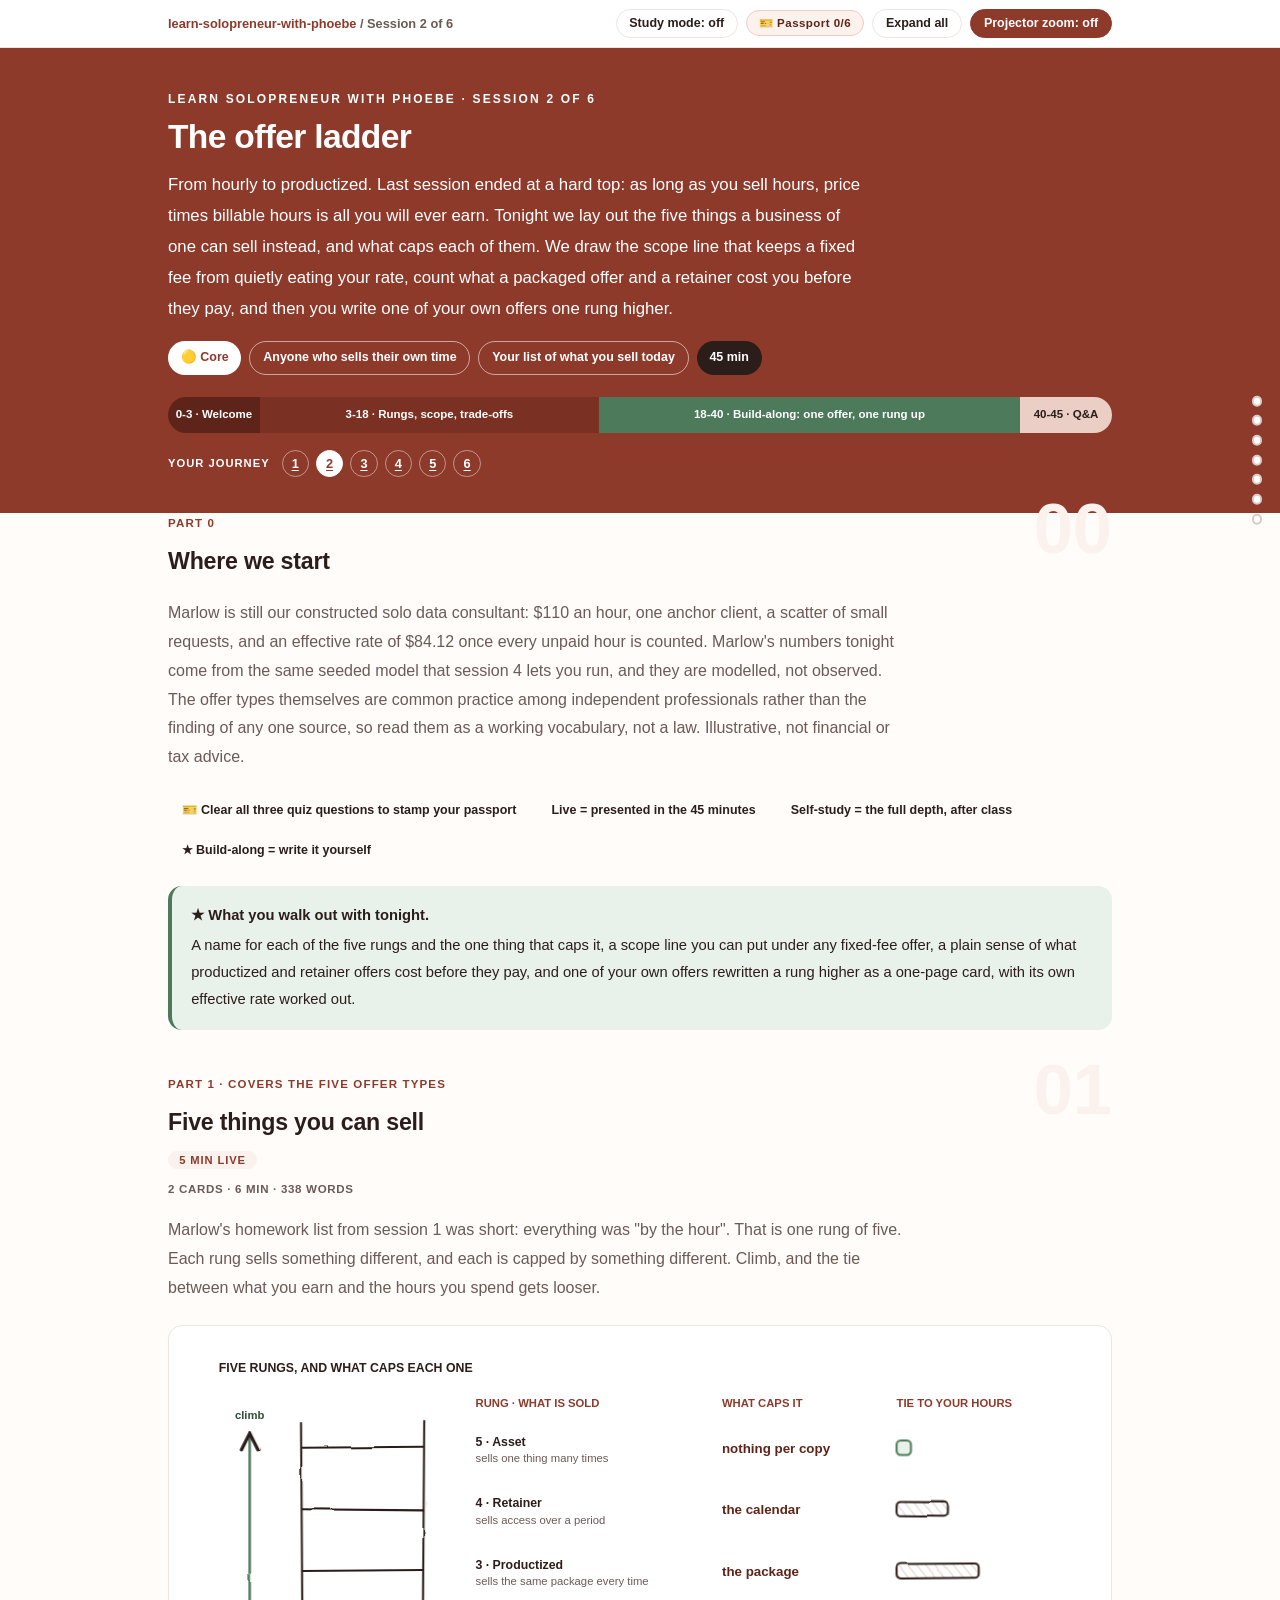
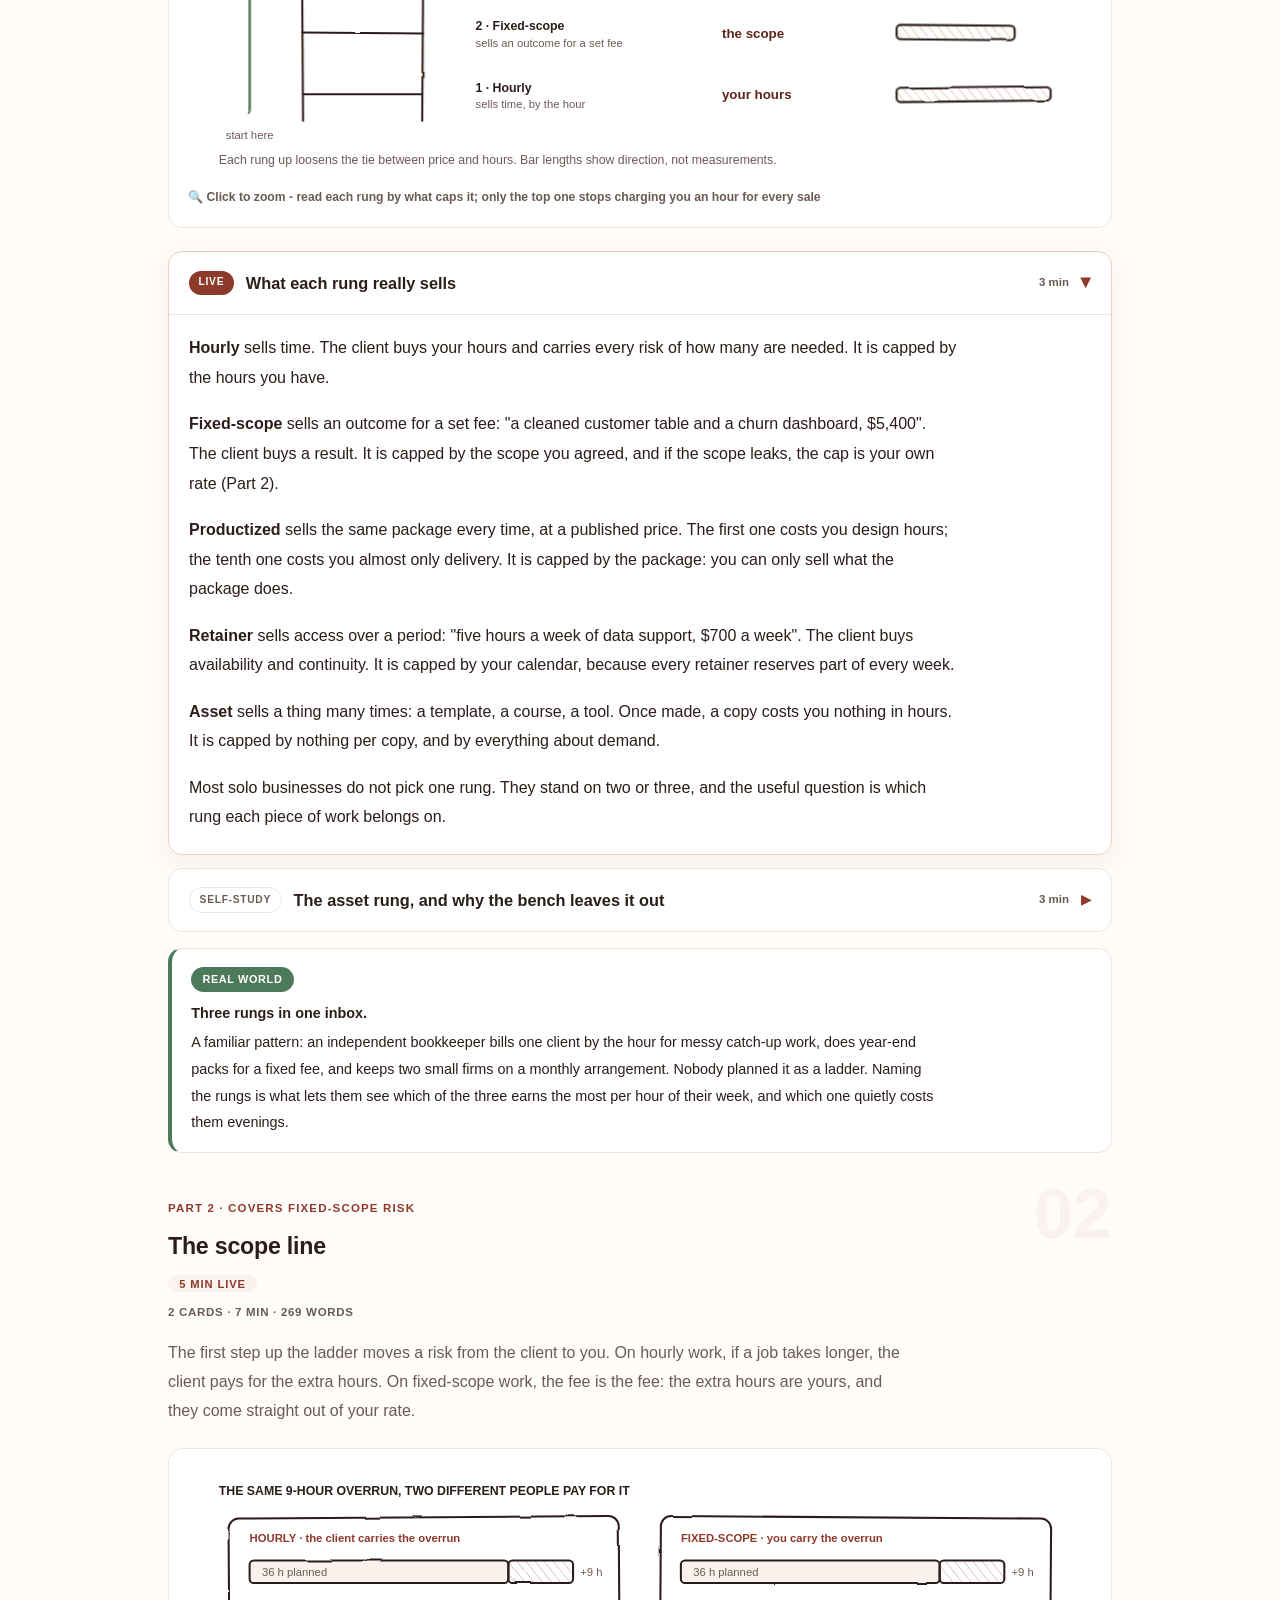
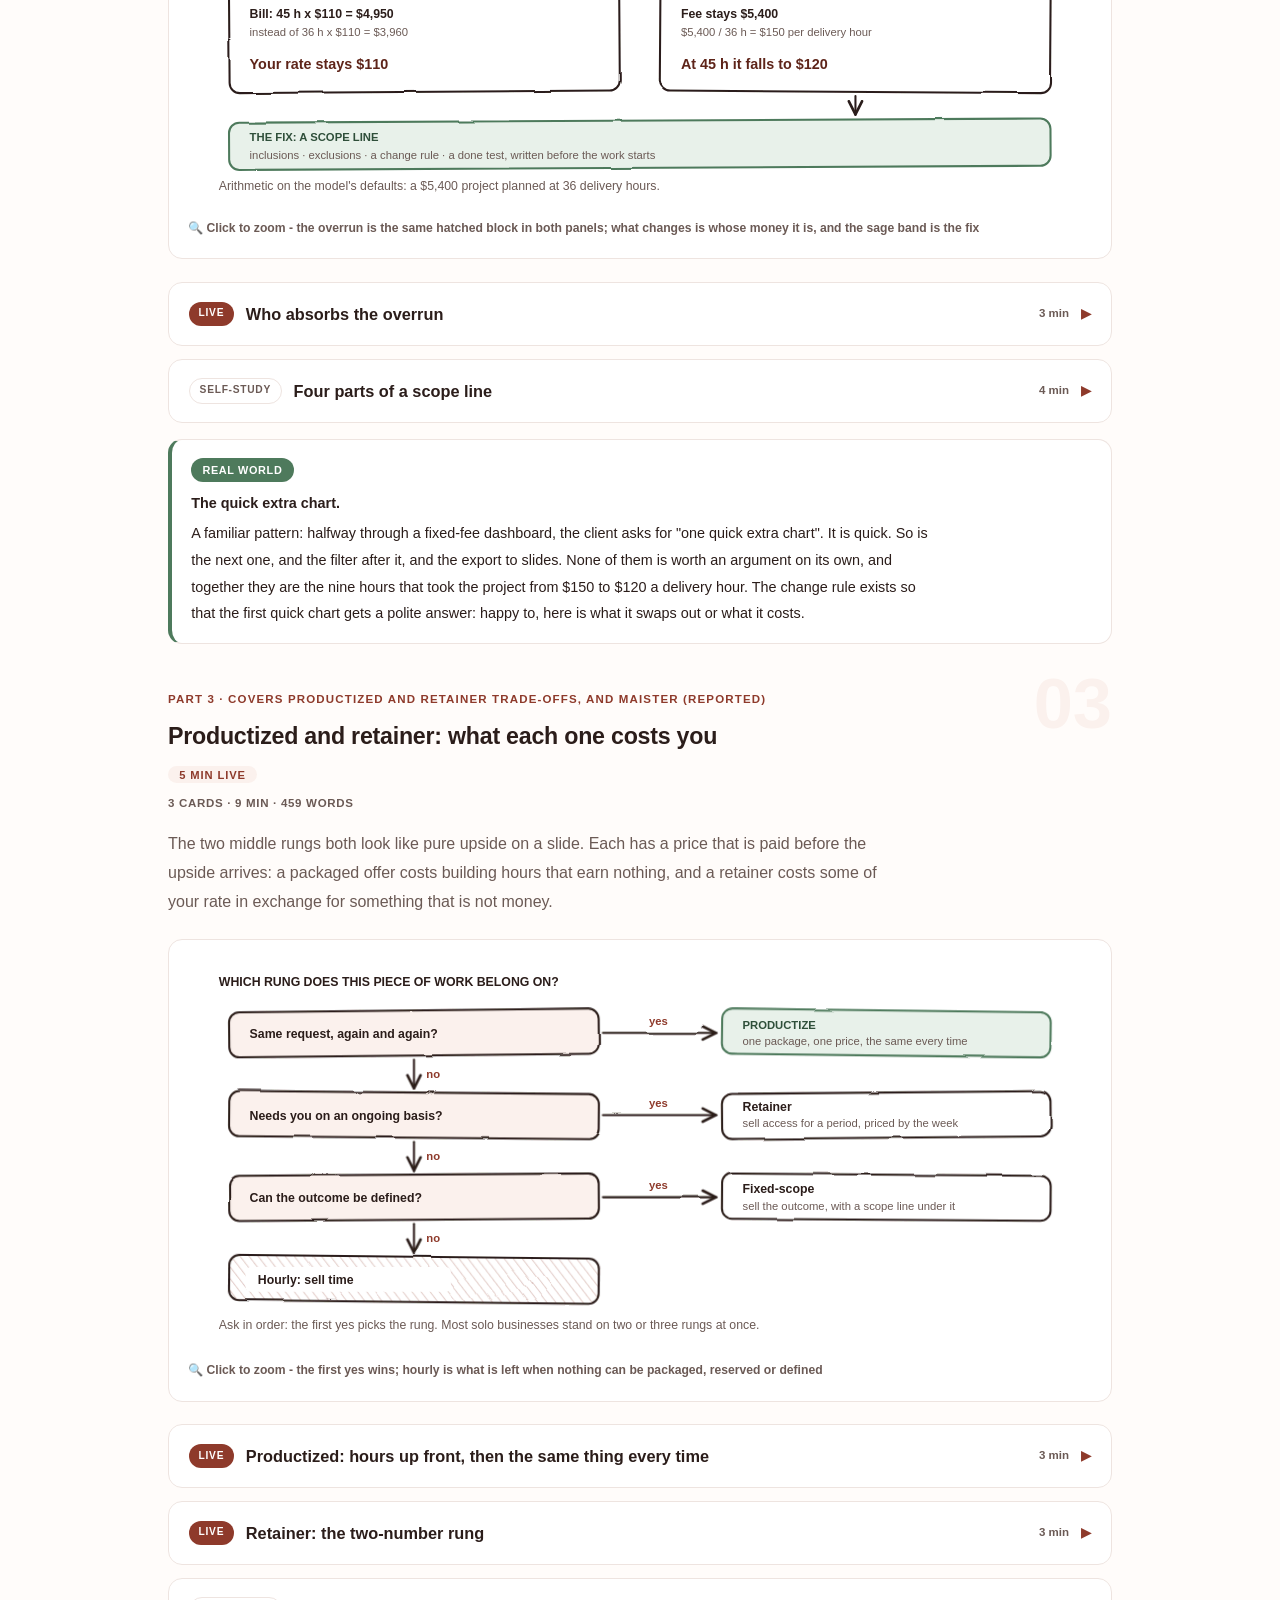
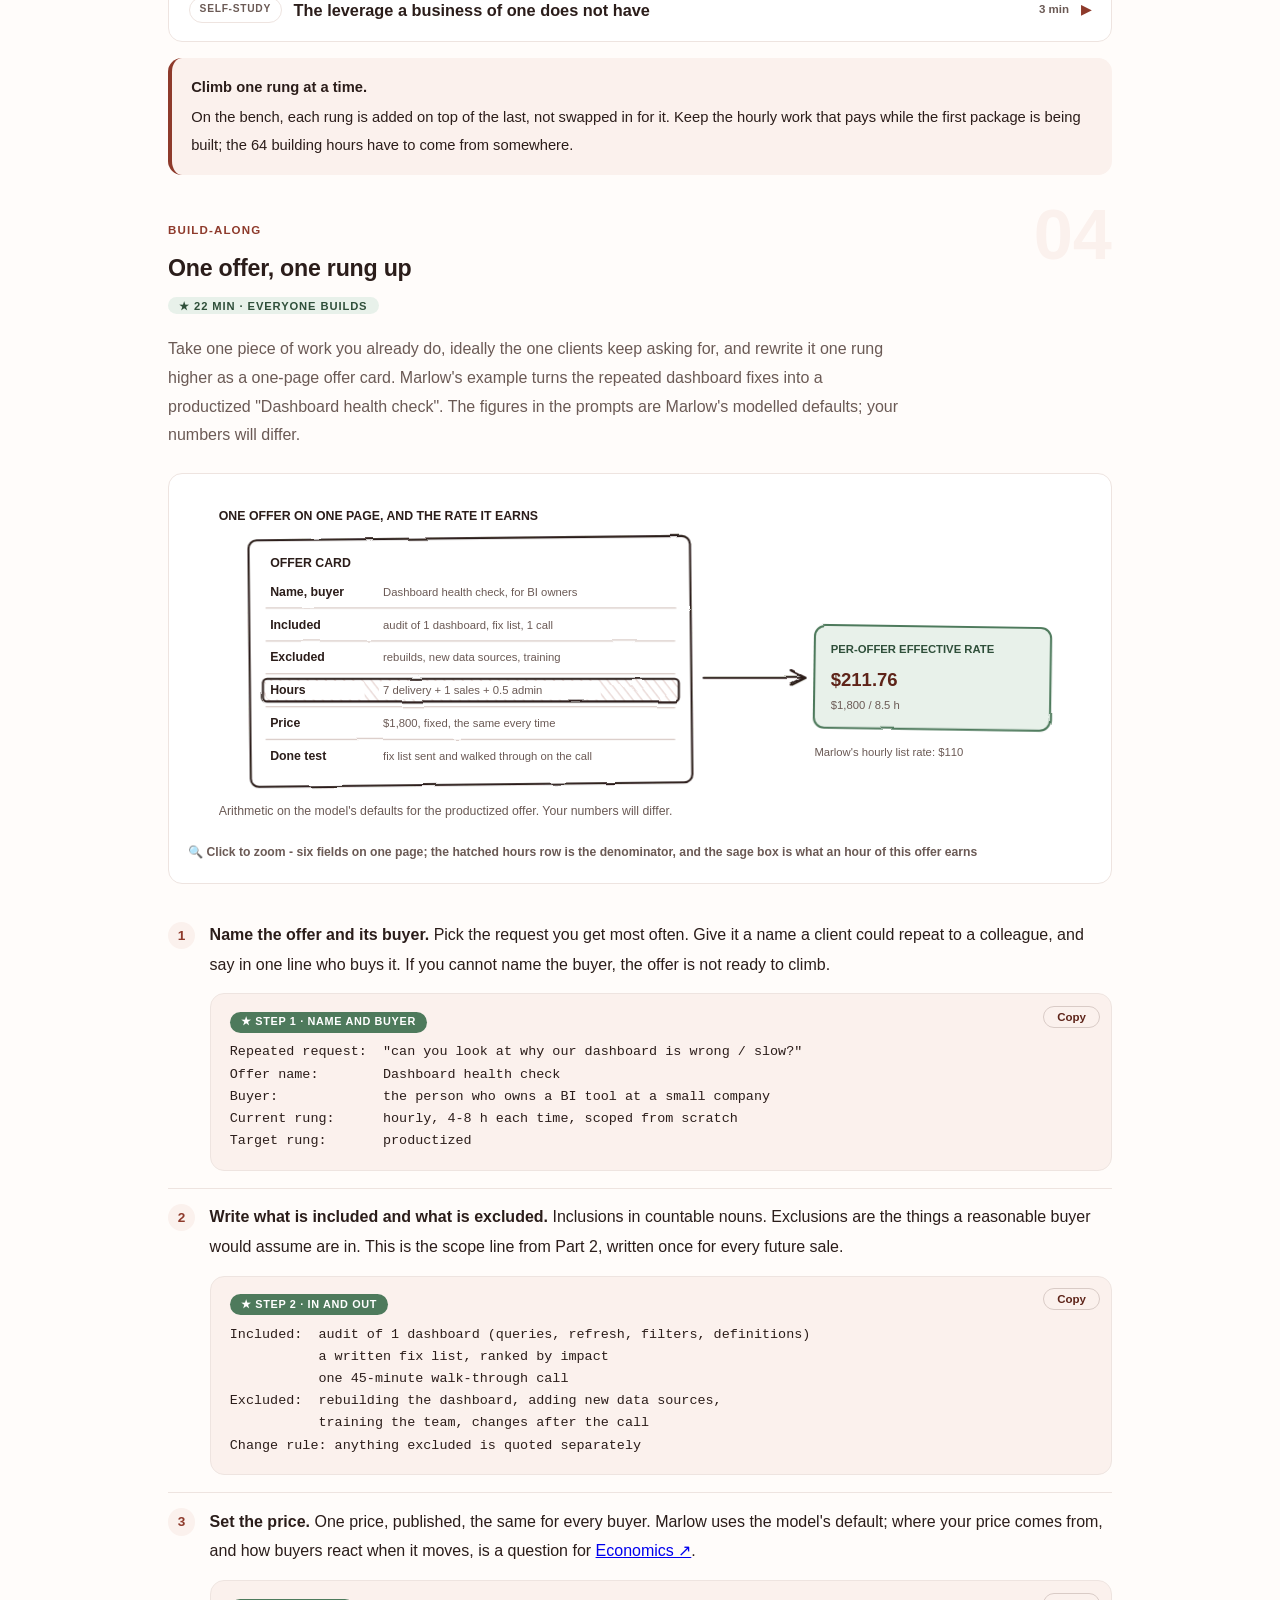
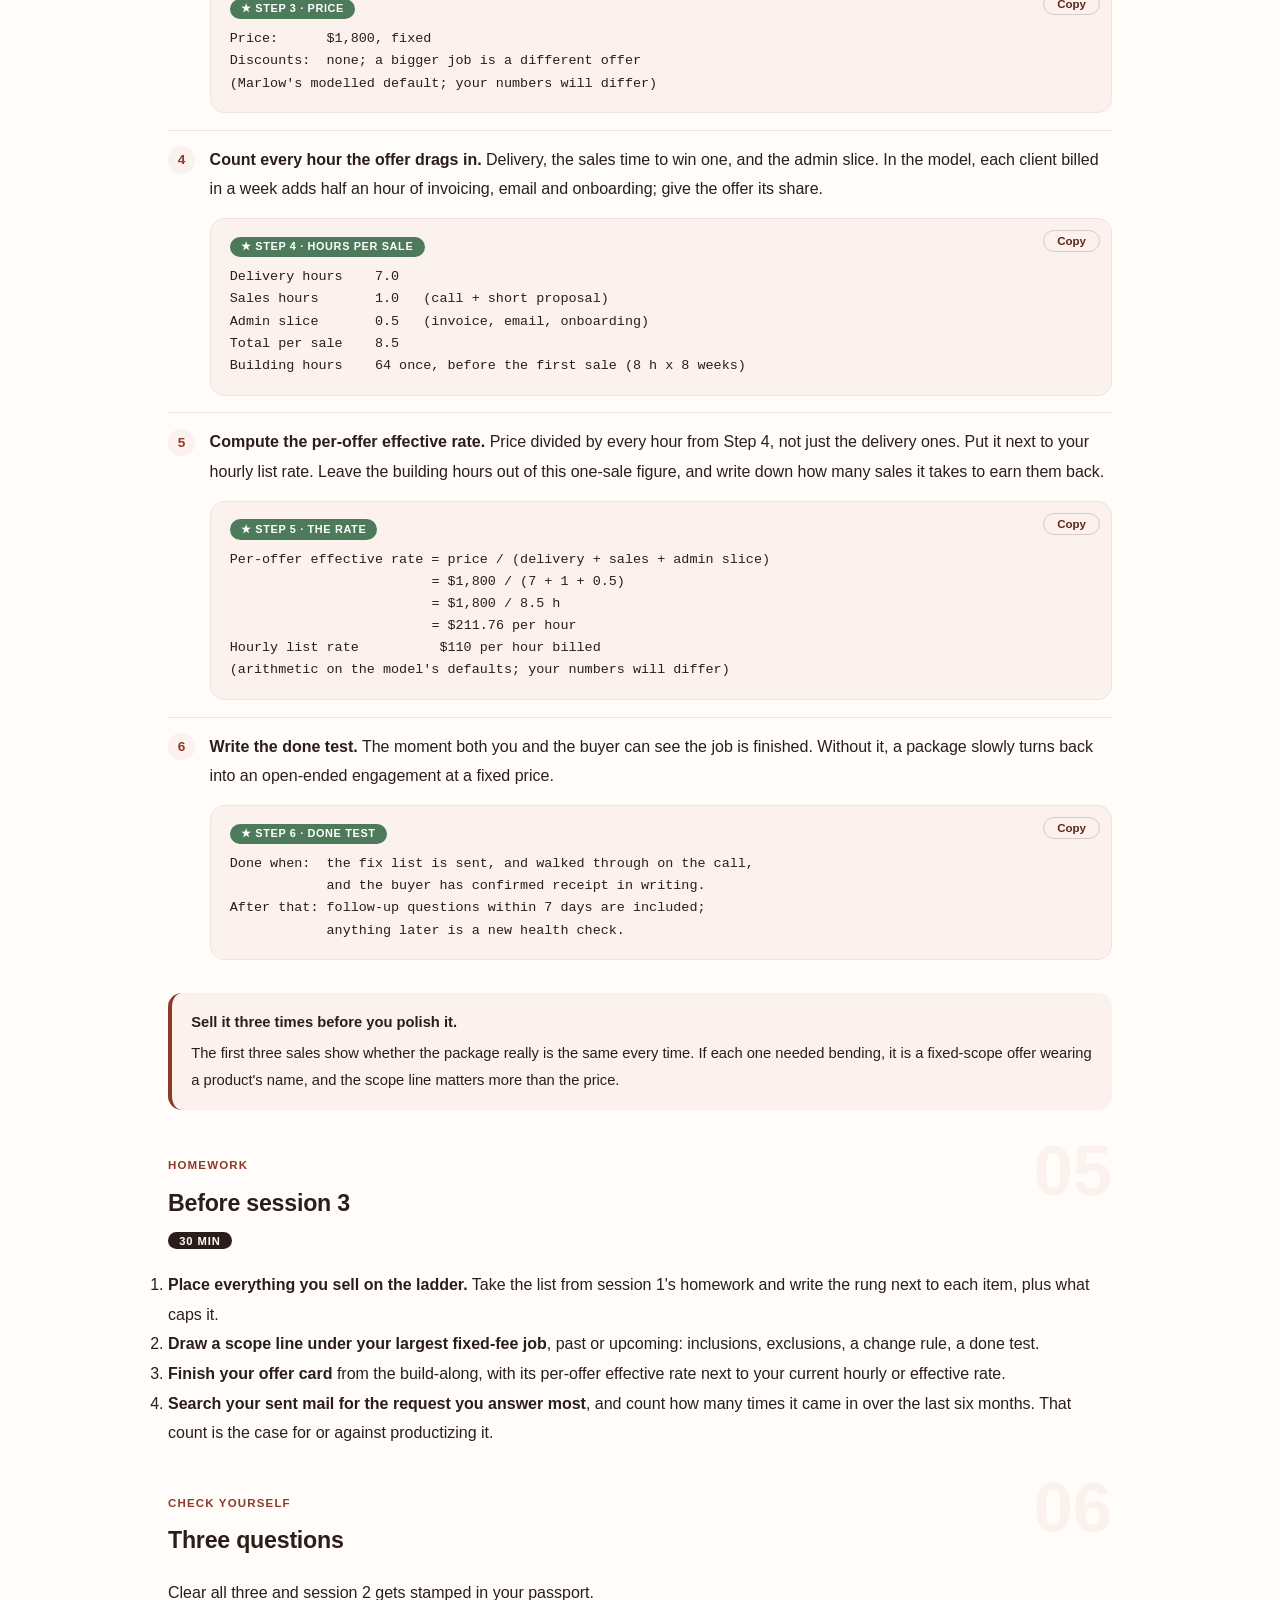
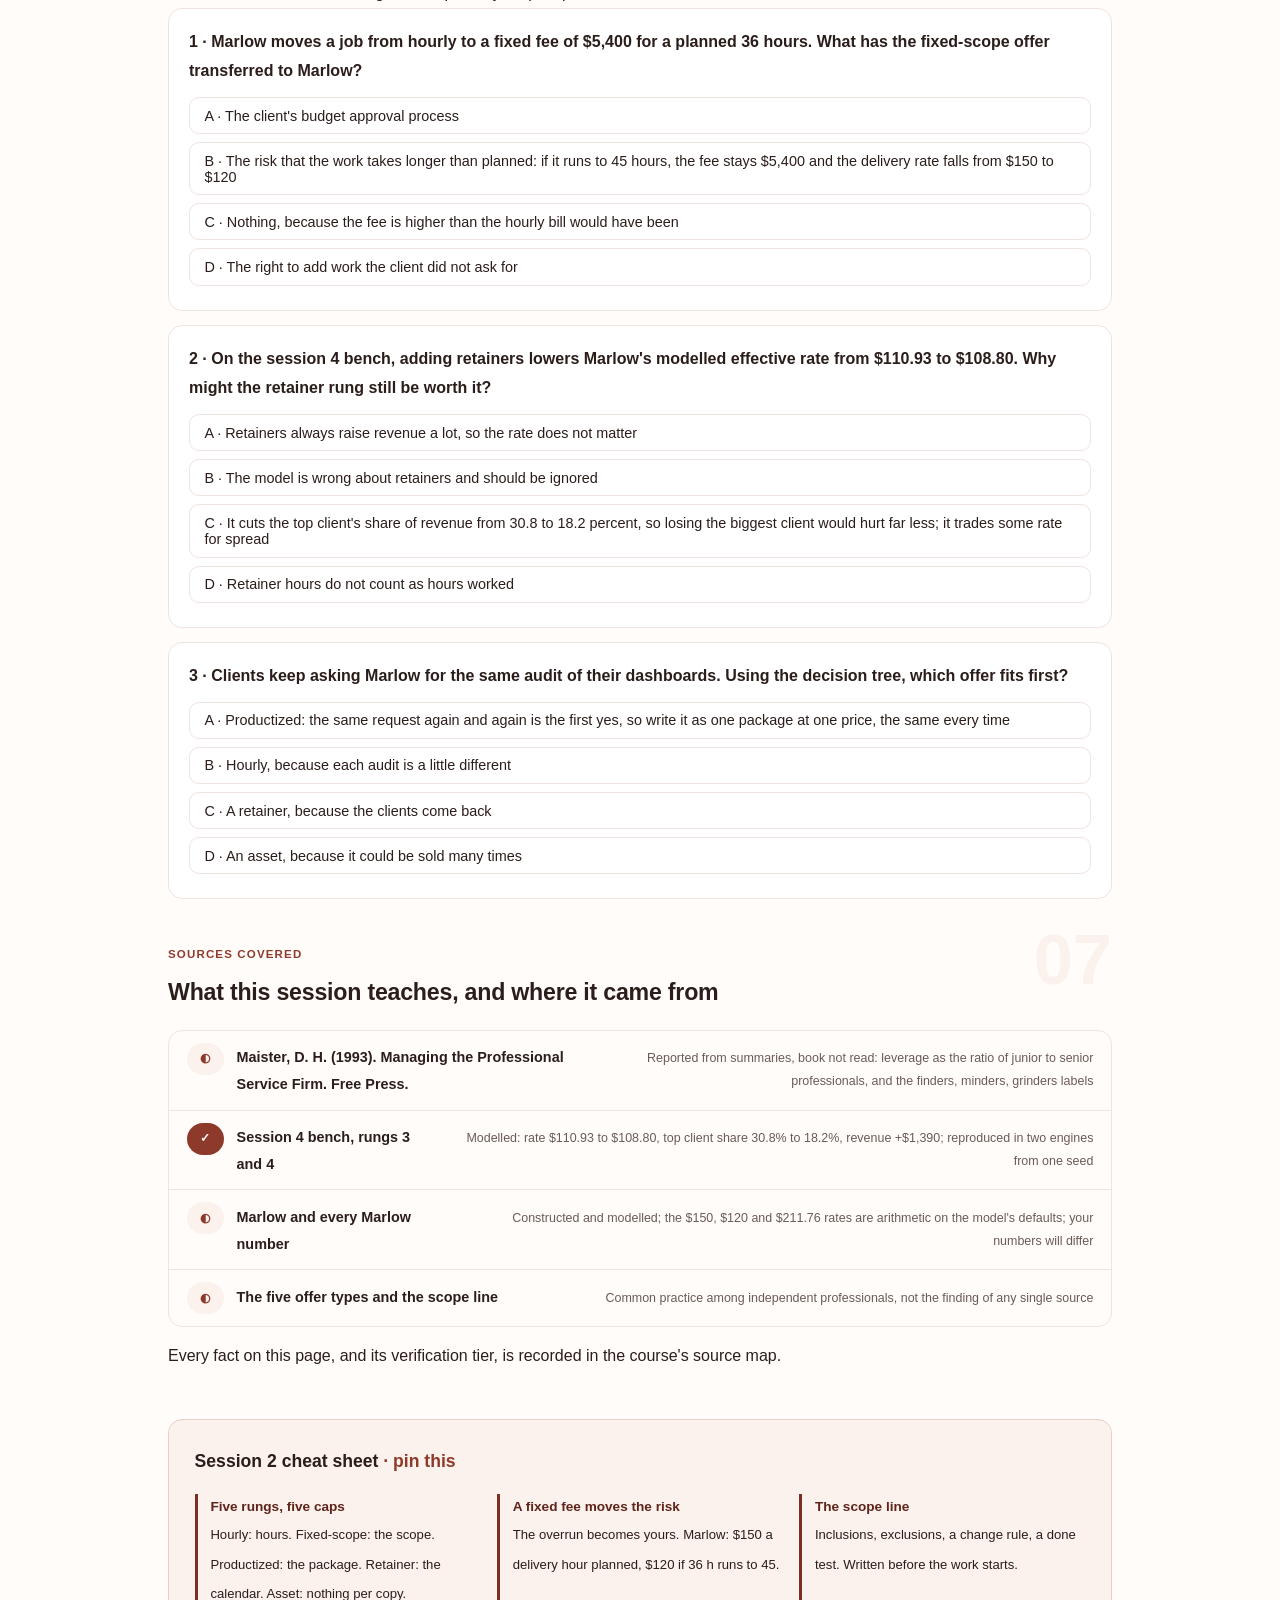
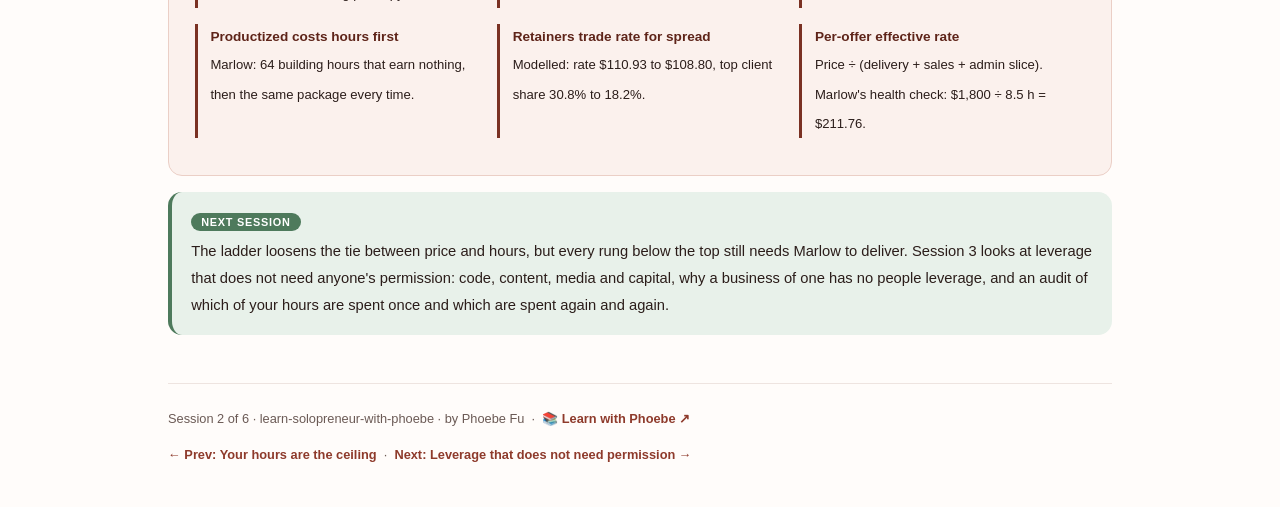
<file: courses/02-the-offer-ladder.html>
<!DOCTYPE html>
<html lang="en">
<head>
<meta charset="UTF-8">
<meta name="viewport" content="width=device-width, initial-scale=1.0">
<!-- social:start -->
<meta name="description" content="Session 2 of 6. From hourly to productized: the five things a business of one can sell, what caps each one, the scope line that stops a fixed fee eating your rate, and what productized and retainer offers cost you before they pay.">
<meta property="og:type" content="article">
<meta property="og:site_name" content="Learn with Phoebe">
<meta property="og:title" content="The offer ladder - learn solopreneur with phoebe">
<meta property="og:description" content="Session 2 of 6. Five offers, what caps each one, the scope line, and one offer moved a rung up.">
<meta property="og:url" content="https://phoebefu6.github.io/learn-solopreneur-with-phoebe/courses/02-the-offer-ladder.html">
<meta property="og:image" content="https://phoebefu6.github.io/learn-solopreneur-with-phoebe/assets/og-cover.png">
<meta property="og:image:width" content="1200">
<meta property="og:image:height" content="630">
<meta name="twitter:card" content="summary_large_image">
<meta name="twitter:title" content="The offer ladder - learn solopreneur with phoebe">
<meta name="twitter:description" content="Session 2 of 6. Five offers, the scope line, and one offer moved a rung up.">
<meta name="twitter:image" content="https://phoebefu6.github.io/learn-solopreneur-with-phoebe/assets/og-cover.png">
<!-- social:end -->
<title>Session 2 · The offer ladder - learn solopreneur with phoebe</title>
<link rel="stylesheet" href="../assets/style.css?v=20">
</head>
<body>

<div class="toolbar">
  <div class="wrap">
    <span class="crumb"><a href="../index.html">learn-solopreneur-with-phoebe</a> / Session 2 of 6</span>
    <button class="btn" id="toggle-all" type="button">Expand all</button>
    <button class="btn primary" id="zoom-toggle" type="button">Projector zoom: off</button>
  </div>
</div>

<header class="masthead">
  <div class="wrap">
    <div class="eyebrow">Learn Solopreneur with Phoebe · Session 2 of 6</div>
    <h1>The offer <span class="accent">ladder</span></h1>
    <p class="sub">From hourly to productized. Last session ended at a hard top: as long as you sell hours, price times billable hours is all you will ever earn. Tonight we lay out the five things a business of one can sell instead, and what caps each of them. We draw the scope line that keeps a fixed fee from quietly eating your rate, count what a packaged offer and a retainer cost you before they pay, and then you write one of your own offers one rung higher.</p>
    <div class="chip-row">
      <span class="chip level">🟡 Core</span>
      <span class="chip audience">Anyone who sells their own time</span>
      <span class="chip audience">Your list of what you sell today</span>
      <span class="chip time">45 min</span>
    </div>
    <div class="agenda">
      <span class="a1" style="flex:1">0-3 · Welcome</span>
      <span class="a2" style="flex:4">3-18 · Rungs, scope, trade-offs</span>
      <span class="a3" style="flex:5">18-40 · Build-along: one offer, one rung up</span>
      <span class="a4" style="flex:1">40-45 · Q&amp;A</span>
    </div>
  </div>
</header>

<main class="wrap">

  <section class="section" id="intro">
    <div class="section-kicker">
      <span class="klabel">Part 0</span>
      <h2>Where we start</h2>
    </div>
    <p class="lede">Marlow is still our constructed solo data consultant: $110 an hour, one anchor client, a scatter of small requests, and an effective rate of $84.12 once every unpaid hour is counted. Marlow's numbers tonight come from the same seeded model that session 4 lets you run, and they are modelled, not observed. The offer types themselves are common practice among independent professionals rather than the finding of any one source, so read them as a working vocabulary, not a law. Illustrative, not financial or tax advice.</p>

    <div class="legend">
      <span class="pill">🎫 Clear all three quiz questions to stamp your passport</span>
      <span class="pill">Live = presented in the 45 minutes</span>
      <span class="pill">Self-study = the full depth, after class</span>
      <span class="pill">★ Build-along = write it yourself</span>
    </div>

    <div class="callout win">
      <p><strong>★ What you walk out with tonight.</strong> A name for each of the five rungs and the one thing that caps it, a scope line you can put under any fixed-fee offer, a plain sense of what productized and retainer offers cost before they pay, and one of your own offers rewritten a rung higher as a one-page card, with its own effective rate worked out.</p>
    </div>
  </section>

  <section class="section" id="part-1">
    <div class="section-kicker">
      <span class="klabel">Part 1 · covers the five offer types</span>
      <h2>Five things you can sell</h2>
      <span class="tag concept">5 min live</span>
    </div>
    <p class="lede">Marlow's homework list from session 1 was short: everything was "by the hour". That is one rung of five. Each rung sells something different, and each is capped by something different. Climb, and the tie between what you earn and the hours you spend gets looser.</p>

    <figure class="zoomable">
      <svg viewBox="0 0 880 420" xmlns="http://www.w3.org/2000/svg" role="img" aria-label="A ladder of five rungs, from the bottom. Hourly sells time and is capped by your hours. Fixed-scope sells an outcome for a set fee and is capped by the scope. Productized sells the same package every time and is capped by the package. Retainer sells access over a period and is capped by the calendar. Asset sells one thing many times and is capped by nothing per copy. Beside each rung a bar shows how tightly price is tied to hours, shortening as you climb. A sage arrow beside the ladder points up.">
        <defs>
          <filter id="s2aSk" x="-3%" y="-3%" width="106%" height="106%"><feTurbulence type="fractalNoise" baseFrequency="0.02" numOctaves="2" seed="52" result="n"/><feDisplacementMap in="SourceGraphic" in2="n" scale="2.4" xChannelSelector="R" yChannelSelector="G"/></filter>
          <pattern id="s2aHc" patternUnits="userSpaceOnUse" width="7" height="7" patternTransform="rotate(-38)"><line x1="0" y1="0" x2="0" y2="7" stroke="#8E3A2B" stroke-width="1" opacity=".5"/></pattern>
          <marker id="s2aAr" viewBox="0 0 10 10" refX="9" refY="5" markerWidth="8" markerHeight="8" orient="auto"><path d="M1 1 L9 5 L1 9" fill="none" stroke="#2B1D1A" stroke-width="1.6" stroke-linecap="round"/></marker>
        </defs>
        <style>
          .s2aH { font: 800 12px Inter, sans-serif; fill: #2B1D1A; }
          .s2aL { font: 600 12px Inter, sans-serif; fill: #2B1D1A; }
          .s2aS { font: 400 11px Inter, sans-serif; fill: #6B5A55; }
          .s2aB { font: 800 11px Inter, sans-serif; fill: #2F4F3A; }
          .s2aA { font: 700 11px Inter, sans-serif; fill: #8E3A2B; }
          .s2aV { font: 800 13px Inter, sans-serif; fill: #5E2419; }
          .s2aN { font: 400 12px Inter, sans-serif; fill: #6B5A55; }
        </style>

        <text class="s2aH" x="30" y="26">FIVE RUNGS, AND WHAT CAPS EACH ONE</text>

        <g filter="url(#s2aSk)" fill="none" stroke="#2B1D1A" stroke-width="2" stroke-linecap="round" stroke-linejoin="round">
          <path d="M110 76 L112 366"/>
          <path d="M230 74 L228 366"/>
          <path d="M111 100 L229 99"/>
          <path d="M111 160 L229 161"/>
          <path d="M111 220 L229 219"/>
          <path d="M111 280 L229 281"/>
          <path d="M112 340 L228 340"/>
          <path d="M60 358 L60 86" stroke="#4E7A5C" stroke-width="2.5" marker-end="url(#s2aAr)"/>
          <rect x="690" y="333" width="150" height="14" rx="4" transform="rotate(-0.6 765 340)" fill="url(#s2aHc)"/>
          <rect x="690" y="273" width="115" height="14" rx="4" transform="rotate(0.5 747 280)" fill="url(#s2aHc)"/>
          <rect x="690" y="213" width="80" height="14" rx="4" transform="rotate(-0.5 730 220)" fill="url(#s2aHc)"/>
          <rect x="690" y="153" width="50" height="14" rx="4" transform="rotate(0.6 715 160)" fill="url(#s2aHc)"/>
          <rect x="690" y="93" width="14" height="14" rx="4" fill="#E8F1EA" stroke="#4E7A5C"/>
        </g>

        <text class="s2aA" x="280" y="60">RUNG · WHAT IS SOLD</text>
        <text class="s2aA" x="520" y="60">WHAT CAPS IT</text>
        <text class="s2aA" x="690" y="60">TIE TO YOUR HOURS</text>
        <text class="s2aB" x="60" y="72" text-anchor="middle">climb</text>
        <text class="s2aS" x="60" y="384" text-anchor="middle">start here</text>

        <text class="s2aL" x="280" y="98">5 · Asset</text>
        <text class="s2aS" x="280" y="114">sells one thing many times</text>
        <text class="s2aV" x="520" y="105">nothing per copy</text>

        <text class="s2aL" x="280" y="158">4 · Retainer</text>
        <text class="s2aS" x="280" y="174">sells access over a period</text>
        <text class="s2aV" x="520" y="165">the calendar</text>

        <text class="s2aL" x="280" y="218">3 · Productized</text>
        <text class="s2aS" x="280" y="234">sells the same package every time</text>
        <text class="s2aV" x="520" y="225">the package</text>

        <text class="s2aL" x="280" y="278">2 · Fixed-scope</text>
        <text class="s2aS" x="280" y="294">sells an outcome for a set fee</text>
        <text class="s2aV" x="520" y="285">the scope</text>

        <text class="s2aL" x="280" y="338">1 · Hourly</text>
        <text class="s2aS" x="280" y="354">sells time, by the hour</text>
        <text class="s2aV" x="520" y="345">your hours</text>

        <text class="s2aN" x="30" y="408">Each rung up loosens the tie between price and hours. Bar lengths show direction, not measurements.</text>
      </svg>
      <figcaption>🔍 Click to zoom - read each rung by what caps it; only the top one stops charging you an hour for every sale</figcaption>
    </figure>

    <details class="card" open>
      <summary><span class="mode live">Live</span>What each rung really sells<span class="mini">3 min</span><span class="caret">▶</span></summary>
      <div class="body">
        <p><strong>Hourly</strong> sells time. The client buys your hours and carries every risk of how many are needed. It is capped by the hours you have.</p>
        <p><strong>Fixed-scope</strong> sells an outcome for a set fee: "a cleaned customer table and a churn dashboard, $5,400". The client buys a result. It is capped by the scope you agreed, and if the scope leaks, the cap is your own rate (Part 2).</p>
        <p><strong>Productized</strong> sells the same package every time, at a published price. The first one costs you design hours; the tenth one costs you almost only delivery. It is capped by the package: you can only sell what the package does.</p>
        <p><strong>Retainer</strong> sells access over a period: "five hours a week of data support, $700 a week". The client buys availability and continuity. It is capped by your calendar, because every retainer reserves part of every week.</p>
        <p><strong>Asset</strong> sells a thing many times: a template, a course, a tool. Once made, a copy costs you nothing in hours. It is capped by nothing per copy, and by everything about demand.</p>
        <p>Most solo businesses do not pick one rung. They stand on two or three, and the useful question is which rung each piece of work belongs on.</p>
      </div>
    </details>

    <details class="card">
      <summary><span class="mode self">Self-study</span>The asset rung, and why the bench leaves it out<span class="mini">3 min</span><span class="caret">▶</span></summary>
      <div class="body">
        <p>The asset rung is the one people dream about and the one that is hardest to plan. Its income is uncertain, because nobody knows how many copies will sell, and slow, because an audience has to find it first. The building hours are paid up front and the return, if it comes, arrives over months or years.</p>
        <p>For that reason the session 4 bench does not model an asset at all. Any number it printed for template or course sales would be invented, and an invented number that looks like a forecast is worse than none. The bench stops at retainers; the asset rung stays in the picture as a direction, not a line on the ledger. Session 3 comes back to it as leverage: things that can be copied without asking anyone's permission.</p>
      </div>
    </details>

    <div class="callout example">
      <span class="ex-pill">Real world</span>
      <p><strong>Three rungs in one inbox.</strong> A familiar pattern: an independent bookkeeper bills one client by the hour for messy catch-up work, does year-end packs for a fixed fee, and keeps two small firms on a monthly arrangement. Nobody planned it as a ladder. Naming the rungs is what lets them see which of the three earns the most per hour of their week, and which one quietly costs them evenings.</p>
    </div>
  </section>

  <section class="section" id="part-2">
    <div class="section-kicker">
      <span class="klabel">Part 2 · covers fixed-scope risk</span>
      <h2>The scope line</h2>
      <span class="tag concept">5 min live</span>
    </div>
    <p class="lede">The first step up the ladder moves a risk from the client to you. On hourly work, if a job takes longer, the client pays for the extra hours. On fixed-scope work, the fee is the fee: the extra hours are yours, and they come straight out of your rate.</p>

    <figure class="zoomable">
      <svg viewBox="0 0 880 330" xmlns="http://www.w3.org/2000/svg" role="img" aria-label="Two panels. Hourly: a job planned at 36 hours runs to 45, the client pays 45 hours at 110 dollars, 4,950 dollars instead of 3,960, and the rate stays 110 dollars. Fixed-scope: the same overrun, the fee stays 5,400 dollars, and the rate per delivery hour falls from 150 to 120 dollars. Below both, a sage band names the fix: a scope line with inclusions, exclusions, a change rule and a done test.">
        <defs>
          <filter id="s2bSk" x="-3%" y="-3%" width="106%" height="106%"><feTurbulence type="fractalNoise" baseFrequency="0.02" numOctaves="2" seed="67" result="n"/><feDisplacementMap in="SourceGraphic" in2="n" scale="2.4" xChannelSelector="R" yChannelSelector="G"/></filter>
          <pattern id="s2bHc" patternUnits="userSpaceOnUse" width="7" height="7" patternTransform="rotate(-38)"><line x1="0" y1="0" x2="0" y2="7" stroke="#8E3A2B" stroke-width="1" opacity=".5"/></pattern>
          <marker id="s2bAr" viewBox="0 0 10 10" refX="9" refY="5" markerWidth="8" markerHeight="8" orient="auto"><path d="M1 1 L9 5 L1 9" fill="none" stroke="#2B1D1A" stroke-width="1.6" stroke-linecap="round"/></marker>
        </defs>
        <style>
          .s2bH { font: 800 12px Inter, sans-serif; fill: #2B1D1A; }
          .s2bL { font: 600 12px Inter, sans-serif; fill: #2B1D1A; }
          .s2bS { font: 400 11px Inter, sans-serif; fill: #6B5A55; }
          .s2bB { font: 800 11px Inter, sans-serif; fill: #2F4F3A; }
          .s2bA { font: 700 11px Inter, sans-serif; fill: #8E3A2B; }
          .s2bV { font: 800 14px Inter, sans-serif; fill: #5E2419; }
          .s2bN { font: 400 12px Inter, sans-serif; fill: #6B5A55; }
        </style>

        <text class="s2bH" x="30" y="26">THE SAME 9-HOUR OVERRUN, TWO DIFFERENT PEOPLE PAY FOR IT</text>

        <g filter="url(#s2bSk)" fill="none" stroke="#2B1D1A" stroke-width="2" stroke-linecap="round" stroke-linejoin="round">
          <rect x="40" y="48" width="380" height="170" rx="10" transform="rotate(-0.4 230 133)" fill="#FFFFFF"/>
          <rect x="460" y="48" width="380" height="170" rx="10" transform="rotate(0.4 650 133)" fill="#FFFFFF"/>
          <rect x="60" y="90" width="252" height="22" rx="4" fill="#FBF1ED"/>
          <rect x="312" y="90" width="63" height="22" rx="4" fill="url(#s2bHc)"/>
          <rect x="480" y="90" width="252" height="22" rx="4" fill="#FBF1ED"/>
          <rect x="732" y="90" width="63" height="22" rx="4" fill="url(#s2bHc)"/>
          <path d="M650 222 L650 240" marker-end="url(#s2bAr)"/>
          <rect x="40" y="246" width="800" height="46" rx="10" transform="rotate(-0.3 440 269)" fill="#E8F1EA" stroke="#4E7A5C"/>
        </g>

        <text class="s2bA" x="60" y="72">HOURLY · the client carries the overrun</text>
        <text class="s2bS" x="72" y="105">36 h planned</text>
        <text class="s2bS" x="382" y="105">+9 h</text>
        <text class="s2bL" x="60" y="146">Bill: 45 h x $110 = $4,950</text>
        <text class="s2bS" x="60" y="164">instead of 36 h x $110 = $3,960</text>
        <text class="s2bV" x="60" y="196">Your rate stays $110</text>

        <text class="s2bA" x="480" y="72">FIXED-SCOPE · you carry the overrun</text>
        <text class="s2bS" x="492" y="105">36 h planned</text>
        <text class="s2bS" x="802" y="105">+9 h</text>
        <text class="s2bL" x="480" y="146">Fee stays $5,400</text>
        <text class="s2bS" x="480" y="164">$5,400 / 36 h = $150 per delivery hour</text>
        <text class="s2bV" x="480" y="196">At 45 h it falls to $120</text>

        <text class="s2bB" x="60" y="266">THE FIX: A SCOPE LINE</text>
        <text class="s2bS" x="60" y="283">inclusions · exclusions · a change rule · a done test, written before the work starts</text>

        <text class="s2bN" x="30" y="314">Arithmetic on the model's defaults: a $5,400 project planned at 36 delivery hours.</text>
      </svg>
      <figcaption>🔍 Click to zoom - the overrun is the same hatched block in both panels; what changes is whose money it is, and the sage band is the fix</figcaption>
    </figure>

    <details class="card">
      <summary><span class="mode live">Live</span>Who absorbs the overrun<span class="mini">3 min</span><span class="caret">▶</span></summary>
      <div class="body">
        <p>Marlow's modelled fixed-scope project is $5,400 for 4 weeks of 9 hours: 36 delivery hours, or $150 per delivery hour, well above the $110 hourly price. That premium is what the client pays for certainty. The catch is the denominator. If the same project runs to 45 hours, the fee does not move and the delivery rate falls to $120. That is arithmetic on the model's defaults, not something the bench measured, but it is the same arithmetic every fixed fee lives under.</p>
        <p>So a fixed-scope offer transfers one specific thing to you: <strong>the risk that the work takes longer than planned</strong>. You are paid more per planned hour because you agreed to carry that risk. Whether it was a good trade is decided by how well you drew the edge of the job.</p>
      </div>
    </details>

    <details class="card">
      <summary><span class="mode self">Self-study</span>Four parts of a scope line<span class="mini">4 min</span><span class="caret">▶</span></summary>
      <div class="body">
        <p>A scope line is a short written edge around the job. It has four parts, and each one closes a different leak.</p>
        <ul>
          <li><strong>Inclusions.</strong> What you will deliver, in nouns the client can count: "one churn dashboard with four views, one cleaned customer table".</li>
          <li><strong>Exclusions.</strong> What a reasonable client might assume is in, and is not: "new data sources, user training, changes after sign-off".</li>
          <li><strong>A change rule.</strong> What happens when something new is asked for: "new requests are quoted separately, or swapped for an item of equal size".</li>
          <li><strong>A done test.</strong> The moment the job is finished, written so both sides can see it: "dashboard live, walked through on one call, client confirms in writing".</li>
        </ul>
        <p>A scope line is a working agreement, not a contract. For contract terms, liability or payment law, take local professional advice.</p>
      </div>
    </details>

    <div class="callout example">
      <span class="ex-pill">Real world</span>
      <p><strong>The quick extra chart.</strong> A familiar pattern: halfway through a fixed-fee dashboard, the client asks for "one quick extra chart". It is quick. So is the next one, and the filter after it, and the export to slides. None of them is worth an argument on its own, and together they are the nine hours that took the project from $150 to $120 a delivery hour. The change rule exists so that the first quick chart gets a polite answer: happy to, here is what it swaps out or what it costs.</p>
    </div>
  </section>

  <section class="section" id="part-3">
    <div class="section-kicker">
      <span class="klabel">Part 3 · covers productized and retainer trade-offs, and Maister (reported)</span>
      <h2>Productized and retainer: what each one costs you</h2>
      <span class="tag concept">5 min live</span>
    </div>
    <p class="lede">The two middle rungs both look like pure upside on a slide. Each has a price that is paid before the upside arrives: a packaged offer costs building hours that earn nothing, and a retainer costs some of your rate in exchange for something that is not money.</p>

    <figure class="zoomable">
      <svg viewBox="0 0 880 380" xmlns="http://www.w3.org/2000/svg" role="img" aria-label="A decision tree read top to bottom. First question: does the same request come again and again? Yes leads to productize, highlighted in sage. No leads to: does it need you on an ongoing basis? Yes leads to retainer. No leads to: can the outcome be defined? Yes leads to fixed-scope. No leads to hourly.">
        <defs>
          <filter id="s2cSk" x="-3%" y="-3%" width="106%" height="106%"><feTurbulence type="fractalNoise" baseFrequency="0.02" numOctaves="2" seed="73" result="n"/><feDisplacementMap in="SourceGraphic" in2="n" scale="2.4" xChannelSelector="R" yChannelSelector="G"/></filter>
          <pattern id="s2cHc" patternUnits="userSpaceOnUse" width="7" height="7" patternTransform="rotate(-38)"><line x1="0" y1="0" x2="0" y2="7" stroke="#8E3A2B" stroke-width="1" opacity=".5"/></pattern>
          <marker id="s2cAr" viewBox="0 0 10 10" refX="9" refY="5" markerWidth="8" markerHeight="8" orient="auto"><path d="M1 1 L9 5 L1 9" fill="none" stroke="#2B1D1A" stroke-width="1.6" stroke-linecap="round"/></marker>
        </defs>
        <style>
          .s2cH { font: 800 12px Inter, sans-serif; fill: #2B1D1A; }
          .s2cL { font: 600 12px Inter, sans-serif; fill: #2B1D1A; }
          .s2cS { font: 400 11px Inter, sans-serif; fill: #6B5A55; }
          .s2cB { font: 800 11px Inter, sans-serif; fill: #2F4F3A; }
          .s2cA { font: 700 11px Inter, sans-serif; fill: #8E3A2B; }
          .s2cN { font: 400 12px Inter, sans-serif; fill: #6B5A55; }
        </style>

        <text class="s2cH" x="30" y="26">WHICH RUNG DOES THIS PIECE OF WORK BELONG ON?</text>

        <g filter="url(#s2cSk)" fill="none" stroke="#2B1D1A" stroke-width="2" stroke-linecap="round" stroke-linejoin="round">
          <rect x="40" y="50" width="360" height="44" rx="10" transform="rotate(-0.6 220 72)" fill="#FBF1ED"/>
          <rect x="40" y="130" width="360" height="44" rx="10" transform="rotate(0.5 220 152)" fill="#FBF1ED"/>
          <rect x="40" y="210" width="360" height="44" rx="10" transform="rotate(-0.4 220 232)" fill="#FBF1ED"/>
          <rect x="40" y="290" width="360" height="44" rx="10" transform="rotate(0.6 220 312)" fill="url(#s2cHc)"/>
          <rect x="520" y="50" width="320" height="44" rx="10" transform="rotate(0.7 680 72)" fill="#E8F1EA" stroke="#4E7A5C"/>
          <rect x="520" y="130" width="320" height="44" rx="10" transform="rotate(-0.5 680 152)" fill="#FFFFFF"/>
          <rect x="520" y="210" width="320" height="44" rx="10" transform="rotate(0.4 680 232)" fill="#FFFFFF"/>
          <path d="M404 72 L514 72" marker-end="url(#s2cAr)"/>
          <path d="M404 152 L514 152" marker-end="url(#s2cAr)"/>
          <path d="M404 232 L514 232" marker-end="url(#s2cAr)"/>
          <path d="M220 98 L220 126" marker-end="url(#s2cAr)"/>
          <path d="M220 178 L220 206" marker-end="url(#s2cAr)"/>
          <path d="M220 258 L220 286" marker-end="url(#s2cAr)"/>
        </g>

        <text class="s2cL" x="60" y="77">Same request, again and again?</text>
        <text class="s2cL" x="60" y="157">Needs you on an ongoing basis?</text>
        <text class="s2cL" x="60" y="237">Can the outcome be defined?</text>
        <rect x="56" y="300" width="200" height="24" rx="5" fill="#FFFFFF"/>
        <text class="s2cL" x="68" y="317">Hourly: sell time</text>

        <text class="s2cA" x="458" y="64" text-anchor="middle">yes</text>
        <text class="s2cA" x="458" y="144" text-anchor="middle">yes</text>
        <text class="s2cA" x="458" y="224" text-anchor="middle">yes</text>
        <text class="s2cA" x="232" y="116">no</text>
        <text class="s2cA" x="232" y="196">no</text>
        <text class="s2cA" x="232" y="276">no</text>

        <text class="s2cB" x="540" y="68">PRODUCTIZE</text>
        <text class="s2cS" x="540" y="84">one package, one price, the same every time</text>
        <text class="s2cL" x="540" y="148">Retainer</text>
        <text class="s2cS" x="540" y="164">sell access for a period, priced by the week</text>
        <text class="s2cL" x="540" y="228">Fixed-scope</text>
        <text class="s2cS" x="540" y="244">sell the outcome, with a scope line under it</text>

        <text class="s2cN" x="30" y="360">Ask in order: the first yes picks the rung. Most solo businesses stand on two or three rungs at once.</text>
      </svg>
      <figcaption>🔍 Click to zoom - the first yes wins; hourly is what is left when nothing can be packaged, reserved or defined</figcaption>
    </figure>

    <details class="card">
      <summary><span class="mode live">Live</span>Productized: hours up front, then the same thing every time<span class="mini">3 min</span><span class="caret">▶</span></summary>
      <div class="body">
        <p>In the model, Marlow's productized offer takes 64 building hours, 8 hours a week across weeks 1 to 8, and those hours earn nothing. From week 9 it sells at $1,800 for 7 delivery hours plus 1 hour of sales, at most two a week. The building hours are the price of entry; every later sale is cheaper to deliver because the design work is already done.</p>
        <p>The condition is strict: a package only works if it is <strong>the same every time</strong>. If each buyer needs it bent a little, you are back to fixed-scope with a fixed price and no scope line. The test is your inbox. If clients keep asking for the same audit, the same clean-up, the same review, that request is already a product; you just have not written it down yet.</p>
      </div>
    </details>

    <details class="card">
      <summary><span class="mode live">Live</span>Retainer: the two-number rung<span class="mini">3 min</span><span class="caret">▶</span></summary>
      <div class="body">
        <p>Marlow's modelled retainers are $700 a week for 5 hours of access, and each one takes 8 hours to win. On the session 4 bench, adding retainers on top of the productized rung lifts the year's revenue by only $1,390, and the effective rate actually falls, from $110.93 to $108.80. Judged on one number, it is a step backwards.</p>
        <p>Judged on two, it is not. The same step cuts the top client's share of revenue from 30.8 percent to 18.2 percent. A retainer buys spread: more of the year rests on more than one client, so losing the biggest one hurts less. Whether that is worth $2.13 an hour is your decision, and it depends on how exposed you are, which session 5 measures. Those numbers are all modelled. The honest lesson is the trade, not "retainers always win".</p>
      </div>
    </details>

    <details class="card">
      <summary><span class="mode self">Self-study</span>The leverage a business of one does not have<span class="mini">3 min</span><span class="caret">▶</span></summary>
      <div class="body">
        <p>David Maister's <em>Managing the Professional Service Firm</em> (1993) is reported, in summaries we read rather than the book itself, to describe leverage in professional firms as the ratio of junior to senior professionals: seniors win and shape the work, juniors do much of it, and the firm earns on the hours of people other than the partner. The finders, minders and grinders labels come from the same reported account.</p>
        <p>A business of one has no juniors. Every hour delivered is the owner's hour, so the people version of leverage is simply not available. The offer ladder does that job instead: a package reuses your past design hours, a retainer smooths the calendar, an asset sells without you. Session 3 widens this into the other kinds of leverage that need nobody's permission.</p>
        <p>Two neighbours sit right next to this rung. Deciding who the package is for and how it is described is positioning, taught in <a href="https://phoebefu6.github.io/learn-marketing-with-phoebe/">Marketing ↗</a>. Setting the price from data, and how buyers respond when it moves, belongs to <a href="https://phoebefu6.github.io/learn-economics-with-phoebe/">Economics ↗</a>. Here a price is an input to the ledger, not a finding.</p>
      </div>
    </details>

    <div class="callout tip">
      <p><strong>Climb one rung at a time.</strong> On the bench, each rung is added on top of the last, not swapped in for it. Keep the hourly work that pays while the first package is being built; the 64 building hours have to come from somewhere.</p>
    </div>
  </section>

  <section class="section" id="demo-1">
    <div class="section-kicker">
      <span class="klabel">Build-along</span>
      <h2>One offer, one rung up</h2>
      <span class="tag demo">★ 22 min · everyone builds</span>
    </div>
    <p class="lede">Take one piece of work you already do, ideally the one clients keep asking for, and rewrite it one rung higher as a one-page offer card. Marlow's example turns the repeated dashboard fixes into a productized "Dashboard health check". The figures in the prompts are Marlow's modelled defaults; your numbers will differ.</p>

    <figure class="zoomable">
      <svg viewBox="0 0 880 330" xmlns="http://www.w3.org/2000/svg" role="img" aria-label="An offer card with six fields: name and buyer, Dashboard health check for teams that own a BI tool; included, audit of one dashboard, fix list and one call; excluded, rebuilds, new data sources and training; hours, 7 delivery plus 1 sales plus 0.5 admin; price, 1,800 dollars fixed; done test, fix list sent and walked through. An arrow leads to the per-offer effective rate, 211.76 dollars, which is 1,800 dollars divided by 8.5 hours, highlighted in sage. Below it, Marlow's hourly list rate of 110 dollars.">
        <defs>
          <filter id="s2dSk" x="-3%" y="-3%" width="106%" height="106%"><feTurbulence type="fractalNoise" baseFrequency="0.02" numOctaves="2" seed="89" result="n"/><feDisplacementMap in="SourceGraphic" in2="n" scale="2.4" xChannelSelector="R" yChannelSelector="G"/></filter>
          <pattern id="s2dHc" patternUnits="userSpaceOnUse" width="7" height="7" patternTransform="rotate(-38)"><line x1="0" y1="0" x2="0" y2="7" stroke="#8E3A2B" stroke-width="1" opacity=".5"/></pattern>
          <marker id="s2dAr" viewBox="0 0 10 10" refX="9" refY="5" markerWidth="8" markerHeight="8" orient="auto"><path d="M1 1 L9 5 L1 9" fill="none" stroke="#2B1D1A" stroke-width="1.6" stroke-linecap="round"/></marker>
        </defs>
        <style>
          .s2dH { font: 800 12px Inter, sans-serif; fill: #2B1D1A; }
          .s2dL { font: 600 12px Inter, sans-serif; fill: #2B1D1A; }
          .s2dS { font: 400 11px Inter, sans-serif; fill: #6B5A55; }
          .s2dB { font: 800 11px Inter, sans-serif; fill: #2F4F3A; }
          .s2dV { font: 800 18px Inter, sans-serif; fill: #5E2419; }
          .s2dN { font: 400 12px Inter, sans-serif; fill: #6B5A55; }
        </style>

        <text class="s2dH" x="30" y="26">ONE OFFER ON ONE PAGE, AND THE RATE IT EARNS</text>

        <g filter="url(#s2dSk)" fill="none" stroke="#2B1D1A" stroke-width="2" stroke-linecap="round" stroke-linejoin="round">
          <rect x="60" y="44" width="430" height="240" rx="8" transform="rotate(-0.6 275 164)" fill="#FFFFFF"/>
          <path d="M76 112 L474 112 M76 144 L474 144 M76 176 L474 176 M76 208 L474 208 M76 240 L474 240" stroke="#D9CBC6" stroke-width="1.2"/>
          <rect x="72" y="181" width="406" height="22" rx="4" fill="url(#s2dHc)"/>
          <path d="M502 180 C540 180 570 180 600 180" marker-end="url(#s2dAr)"/>
          <rect x="610" y="130" width="230" height="100" rx="10" transform="rotate(0.8 725 180)" fill="#E8F1EA" stroke="#4E7A5C"/>
        </g>

        <text class="s2dH" x="80" y="72">OFFER CARD</text>
        <text class="s2dL" x="80" y="100">Name, buyer</text>
        <text class="s2dS" x="190" y="100">Dashboard health check, for BI owners</text>
        <text class="s2dL" x="80" y="132">Included</text>
        <text class="s2dS" x="190" y="132">audit of 1 dashboard, fix list, 1 call</text>
        <text class="s2dL" x="80" y="164">Excluded</text>
        <text class="s2dS" x="190" y="164">rebuilds, new data sources, training</text>
        <rect x="76" y="183" width="96" height="18" rx="4" fill="#FFFFFF"/>
        <text class="s2dL" x="80" y="196">Hours</text>
        <rect x="186" y="183" width="216" height="18" rx="4" fill="#FFFFFF"/>
        <text class="s2dS" x="190" y="196">7 delivery + 1 sales + 0.5 admin</text>
        <text class="s2dL" x="80" y="228">Price</text>
        <text class="s2dS" x="190" y="228">$1,800, fixed, the same every time</text>
        <text class="s2dL" x="80" y="260">Done test</text>
        <text class="s2dS" x="190" y="260">fix list sent and walked through on the call</text>

        <text class="s2dB" x="626" y="156">PER-OFFER EFFECTIVE RATE</text>
        <text class="s2dV" x="626" y="188">$211.76</text>
        <text class="s2dS" x="626" y="210">$1,800 / 8.5 h</text>
        <text class="s2dS" x="610" y="256">Marlow's hourly list rate: $110</text>

        <text class="s2dN" x="30" y="314">Arithmetic on the model's defaults for the productized offer. Your numbers will differ.</text>
      </svg>
      <figcaption>🔍 Click to zoom - six fields on one page; the hatched hours row is the denominator, and the sage box is what an hour of this offer earns</figcaption>
    </figure>

    <div class="steps">
      <div class="step">
        <p><strong>Name the offer and its buyer.</strong> Pick the request you get most often. Give it a name a client could repeat to a colleague, and say in one line who buys it. If you cannot name the buyer, the offer is not ready to climb.</p>
        <div class="prompt-box good"><span class="label">★ Step 1 · name and buyer</span>Repeated request:  "can you look at why our dashboard is wrong / slow?"
Offer name:        Dashboard health check
Buyer:             the person who owns a BI tool at a small company
Current rung:      hourly, 4-8 h each time, scoped from scratch
Target rung:       productized</div>
      </div>
      <div class="step">
        <p><strong>Write what is included and what is excluded.</strong> Inclusions in countable nouns. Exclusions are the things a reasonable buyer would assume are in. This is the scope line from Part 2, written once for every future sale.</p>
        <div class="prompt-box good"><span class="label">★ Step 2 · in and out</span>Included:  audit of 1 dashboard (queries, refresh, filters, definitions)
           a written fix list, ranked by impact
           one 45-minute walk-through call
Excluded:  rebuilding the dashboard, adding new data sources,
           training the team, changes after the call
Change rule: anything excluded is quoted separately</div>
      </div>
      <div class="step">
        <p><strong>Set the price.</strong> One price, published, the same for every buyer. Marlow uses the model's default; where your price comes from, and how buyers react when it moves, is a question for <a href="https://phoebefu6.github.io/learn-economics-with-phoebe/">Economics ↗</a>.</p>
        <div class="prompt-box good"><span class="label">★ Step 3 · price</span>Price:      $1,800, fixed
Discounts:  none; a bigger job is a different offer
(Marlow's modelled default; your numbers will differ)</div>
      </div>
      <div class="step">
        <p><strong>Count every hour the offer drags in.</strong> Delivery, the sales time to win one, and the admin slice. In the model, each client billed in a week adds half an hour of invoicing, email and onboarding; give the offer its share.</p>
        <div class="prompt-box good"><span class="label">★ Step 4 · hours per sale</span>Delivery hours    7.0
Sales hours       1.0   (call + short proposal)
Admin slice       0.5   (invoice, email, onboarding)
Total per sale    8.5
Building hours    64 once, before the first sale (8 h x 8 weeks)</div>
      </div>
      <div class="step">
        <p><strong>Compute the per-offer effective rate.</strong> Price divided by every hour from Step 4, not just the delivery ones. Put it next to your hourly list rate. Leave the building hours out of this one-sale figure, and write down how many sales it takes to earn them back.</p>
        <div class="prompt-box good"><span class="label">★ Step 5 · the rate</span>Per-offer effective rate = price / (delivery + sales + admin slice)
                         = $1,800 / (7 + 1 + 0.5)
                         = $1,800 / 8.5 h
                         = $211.76 per hour
Hourly list rate          $110 per hour billed
(arithmetic on the model's defaults; your numbers will differ)</div>
      </div>
      <div class="step">
        <p><strong>Write the done test.</strong> The moment both you and the buyer can see the job is finished. Without it, a package slowly turns back into an open-ended engagement at a fixed price.</p>
        <div class="prompt-box good"><span class="label">★ Step 6 · done test</span>Done when:  the fix list is sent, and walked through on the call,
            and the buyer has confirmed receipt in writing.
After that: follow-up questions within 7 days are included;
            anything later is a new health check.</div>
      </div>
    </div>

    <div class="callout tip">
      <p><strong>Sell it three times before you polish it.</strong> The first three sales show whether the package really is the same every time. If each one needed bending, it is a fixed-scope offer wearing a product's name, and the scope line matters more than the price.</p>
    </div>
  </section>

  <section class="section" id="exercise">
    <div class="section-kicker">
      <span class="klabel">Homework</span>
      <h2>Before session 3</h2>
      <span class="tag exercise">30 min</span>
    </div>
    <ol>
      <li><strong>Place everything you sell on the ladder.</strong> Take the list from session 1's homework and write the rung next to each item, plus what caps it.</li>
      <li><strong>Draw a scope line under your largest fixed-fee job</strong>, past or upcoming: inclusions, exclusions, a change rule, a done test.</li>
      <li><strong>Finish your offer card</strong> from the build-along, with its per-offer effective rate next to your current hourly or effective rate.</li>
      <li><strong>Search your sent mail for the request you answer most</strong>, and count how many times it came in over the last six months. That count is the case for or against productizing it.</li>
    </ol>
  </section>

  <section class="section" id="quiz">
    <div class="section-kicker">
      <span class="klabel">Check yourself</span>
      <h2>Three questions</h2>
    </div>
    <p>Clear all three and session 2 gets stamped in your passport.</p>

    <div class="quiz-q" data-answer="1">
      <p class="qtext">1 · Marlow moves a job from hourly to a fixed fee of $5,400 for a planned 36 hours. What has the fixed-scope offer transferred to Marlow?</p>
      <button class="qopt" type="button">A · The client's budget approval process</button>
      <button class="qopt" type="button">B · The risk that the work takes longer than planned: if it runs to 45 hours, the fee stays $5,400 and the delivery rate falls from $150 to $120</button>
      <button class="qopt" type="button">C · Nothing, because the fee is higher than the hourly bill would have been</button>
      <button class="qopt" type="button">D · The right to add work the client did not ask for</button>
      <p class="qwhy">On hourly work the client pays for an overrun; on a fixed fee the owner does, through a lower rate. The higher planned rate is the payment for carrying that risk, and the scope line is how you keep it small.</p>
    </div>

    <div class="quiz-q" data-answer="2">
      <p class="qtext">2 · On the session 4 bench, adding retainers lowers Marlow's modelled effective rate from $110.93 to $108.80. Why might the retainer rung still be worth it?</p>
      <button class="qopt" type="button">A · Retainers always raise revenue a lot, so the rate does not matter</button>
      <button class="qopt" type="button">B · The model is wrong about retainers and should be ignored</button>
      <button class="qopt" type="button">C · It cuts the top client's share of revenue from 30.8 to 18.2 percent, so losing the biggest client would hurt far less; it trades some rate for spread</button>
      <button class="qopt" type="button">D · Retainer hours do not count as hours worked</button>
      <p class="qwhy">It is the two-number rung: revenue rises by only $1,390 and the rate falls, while concentration drops sharply. Whether that trade is worth it depends on how exposed the business is, which session 5 measures.</p>
    </div>

    <div class="quiz-q" data-answer="0">
      <p class="qtext">3 · Clients keep asking Marlow for the same audit of their dashboards. Using the decision tree, which offer fits first?</p>
      <button class="qopt" type="button">A · Productized: the same request again and again is the first yes, so write it as one package at one price, the same every time</button>
      <button class="qopt" type="button">B · Hourly, because each audit is a little different</button>
      <button class="qopt" type="button">C · A retainer, because the clients come back</button>
      <button class="qopt" type="button">D · An asset, because it could be sold many times</button>
      <p class="qwhy">The tree asks in order, and a repeated request is the first question. Clients returning for the same thing is not the same as needing ongoing access, and an audit that needs Marlow's hours to deliver is a package, not a copy.</p>
    </div>

    <p class="quiz-score"></p>
  </section>

  <section class="section" id="official">
    <div class="section-kicker">
      <span class="klabel">Sources covered</span>
      <h2>What this session teaches, and where it came from</h2>
    </div>
    <div class="covered">
      <div class="covered-row"><span class="status pill light">◐</span><span class="name">Maister, D. H. (1993). Managing the Professional Service Firm. Free Press.</span><span class="note">Reported from summaries, book not read: leverage as the ratio of junior to senior professionals, and the finders, minders, grinders labels</span></div>
      <div class="covered-row"><span class="status pill solid">✓</span><span class="name">Session 4 bench, rungs 3 and 4</span><span class="note">Modelled: rate $110.93 to $108.80, top client share 30.8% to 18.2%, revenue +$1,390; reproduced in two engines from one seed</span></div>
      <div class="covered-row"><span class="status pill light">◐</span><span class="name">Marlow and every Marlow number</span><span class="note">Constructed and modelled; the $150, $120 and $211.76 rates are arithmetic on the model's defaults; your numbers will differ</span></div>
      <div class="covered-row"><span class="status pill light">◐</span><span class="name">The five offer types and the scope line</span><span class="note">Common practice among independent professionals, not the finding of any single source</span></div>
    </div>
    <p class="mono" style="margin-top:14px">Every fact on this page, and its verification tier, is recorded in the course's source map.</p>
  </section>

  <section class="cheat" id="cheatsheet">
    <h3>Session 2 cheat sheet <span>· pin this</span></h3>
    <div class="grid-2">
      <div class="cheat-item"><b>Five rungs, five caps</b><span>Hourly: hours. Fixed-scope: the scope. Productized: the package. Retainer: the calendar. Asset: nothing per copy.</span></div>
      <div class="cheat-item"><b>A fixed fee moves the risk</b><span>The overrun becomes yours. Marlow: $150 a delivery hour planned, $120 if 36 h runs to 45.</span></div>
      <div class="cheat-item"><b>The scope line</b><span>Inclusions, exclusions, a change rule, a done test. Written before the work starts.</span></div>
      <div class="cheat-item"><b>Productized costs hours first</b><span>Marlow: 64 building hours that earn nothing, then the same package every time.</span></div>
      <div class="cheat-item"><b>Retainers trade rate for spread</b><span>Modelled: rate $110.93 to $108.80, top client share 30.8% to 18.2%.</span></div>
      <div class="cheat-item"><b>Per-offer effective rate</b><span>Price ÷ (delivery + sales + admin slice). Marlow's health check: $1,800 ÷ 8.5 h = $211.76.</span></div>
    </div>
  </section>

  <div class="callout next">
    <span class="nx-pill">Next session</span>
    <p>The ladder loosens the tie between price and hours, but every rung below the top still needs Marlow to deliver. Session 3 looks at leverage that does not need anyone's permission: code, content, media and capital, why a business of one has no people leverage, and an audit of which of your hours are spent once and which are spent again and again.</p>
  </div>

  <footer class="pagefoot">
    <span>Session 2 of 6 · learn-solopreneur-with-phoebe · by Phoebe Fu &nbsp;·&nbsp; 📚 <a href="https://phoebefu6.github.io/learn-with-phoebe/">Learn with Phoebe ↗</a></span>
    <span><a href="01-hours-are-the-ceiling.html">← Prev: Your hours are the ceiling</a> &nbsp;·&nbsp; <a href="03-leverage-without-permission.html">Next: Leverage that does not need permission →</a></span>
  </footer>

</main>

<script src="../assets/app.js?v=18"></script>
</body>
</html>
</file>
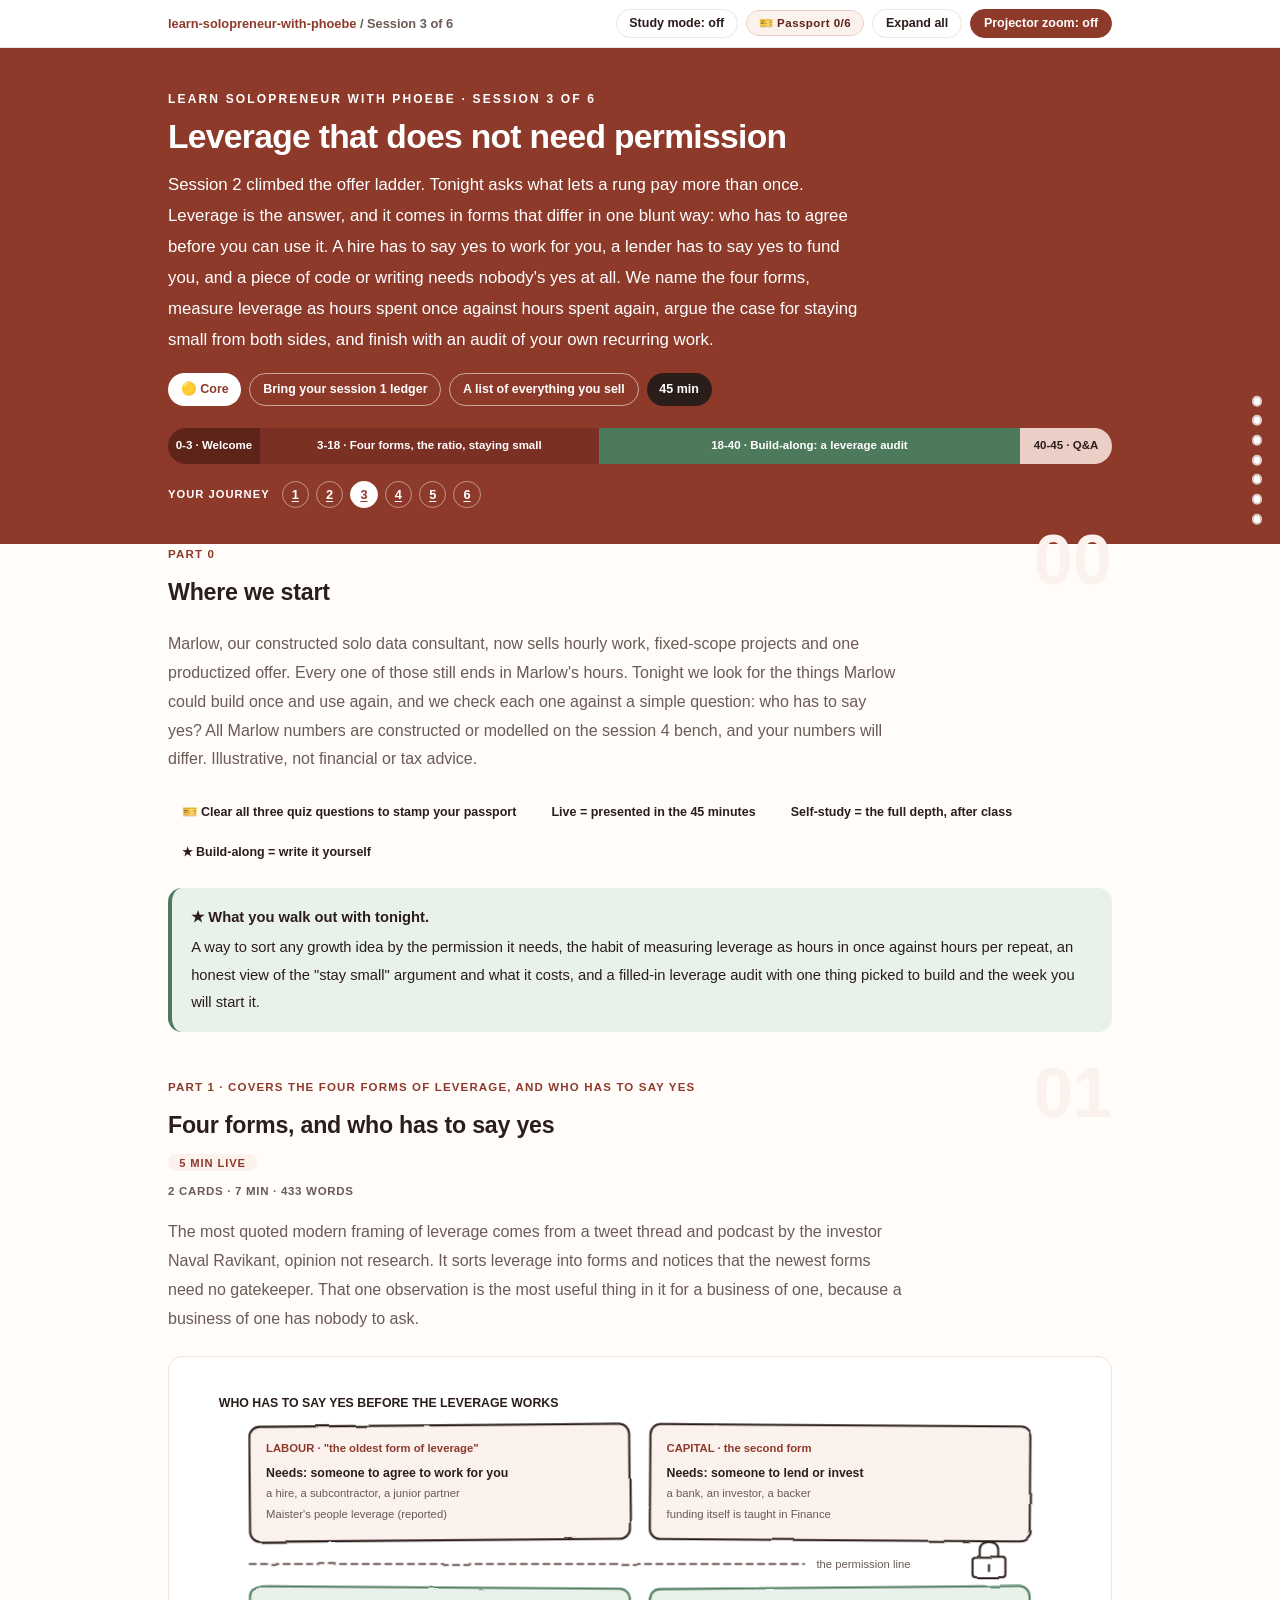
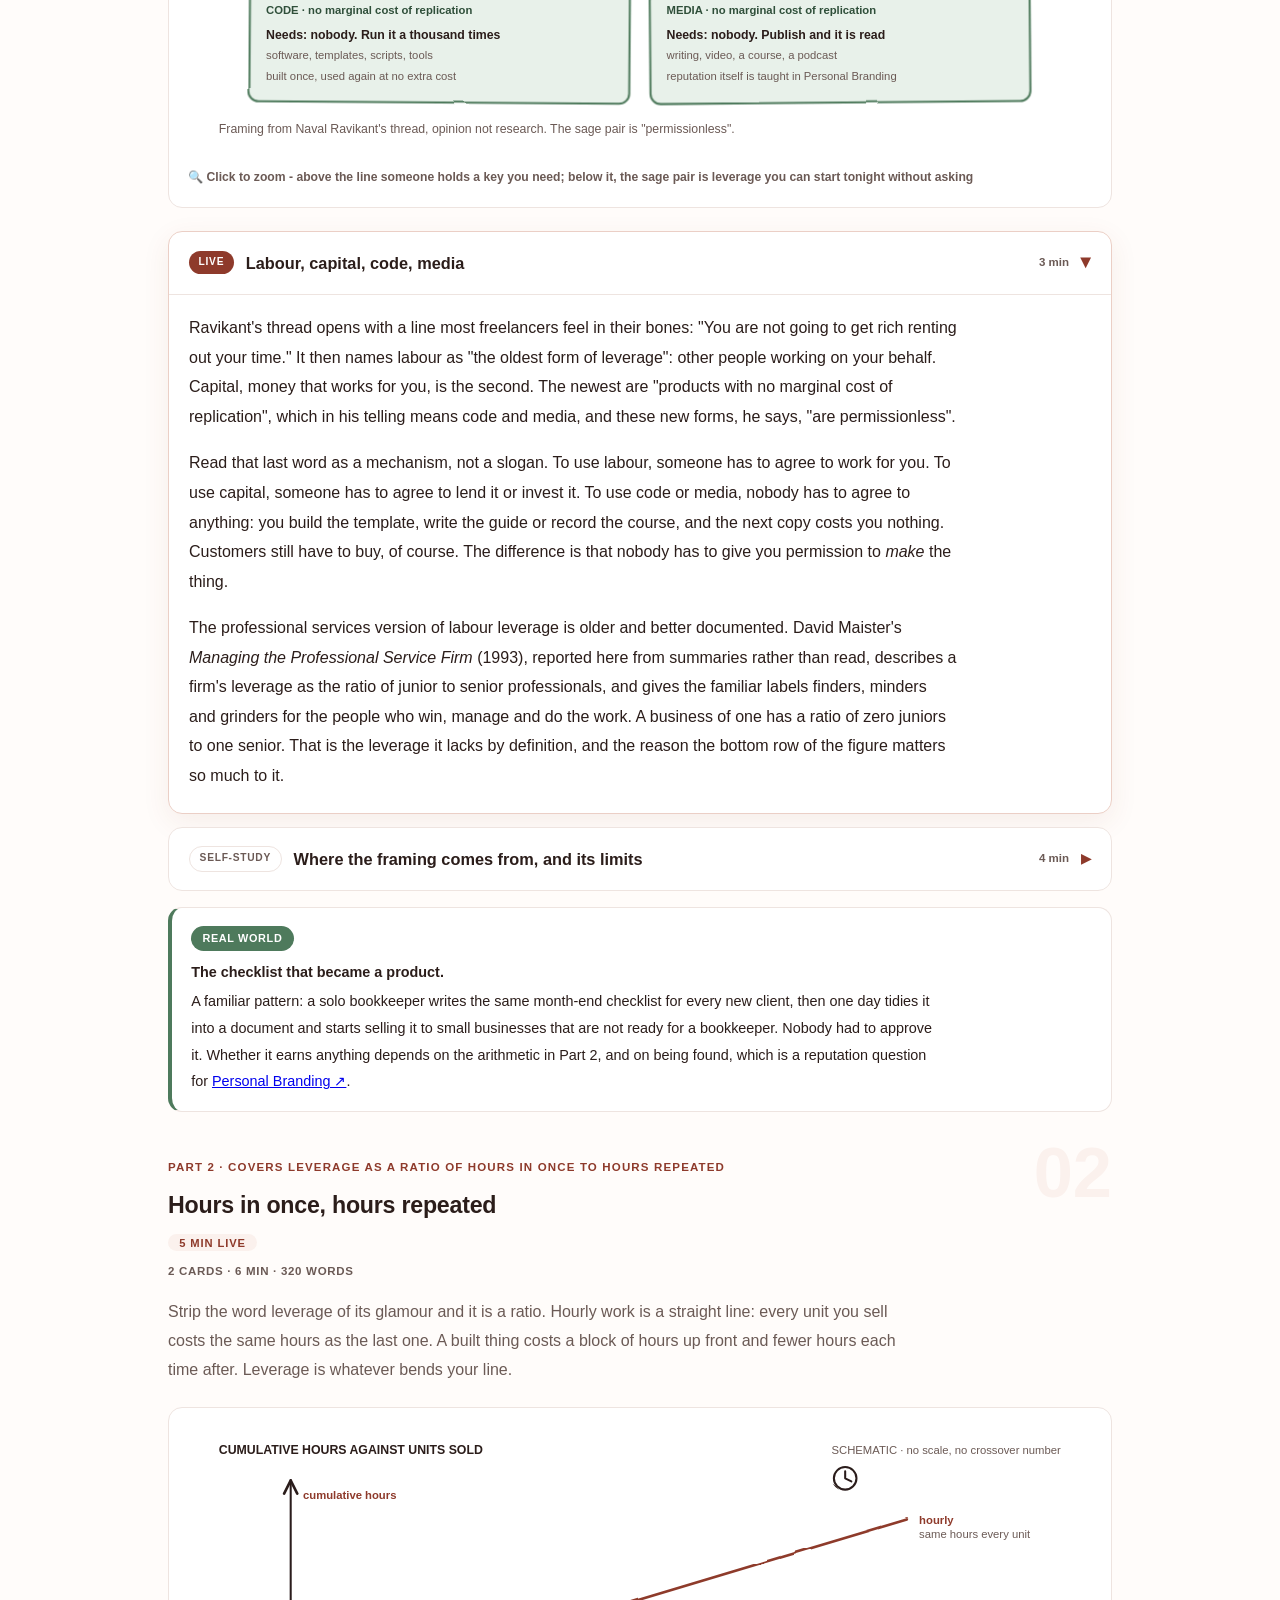
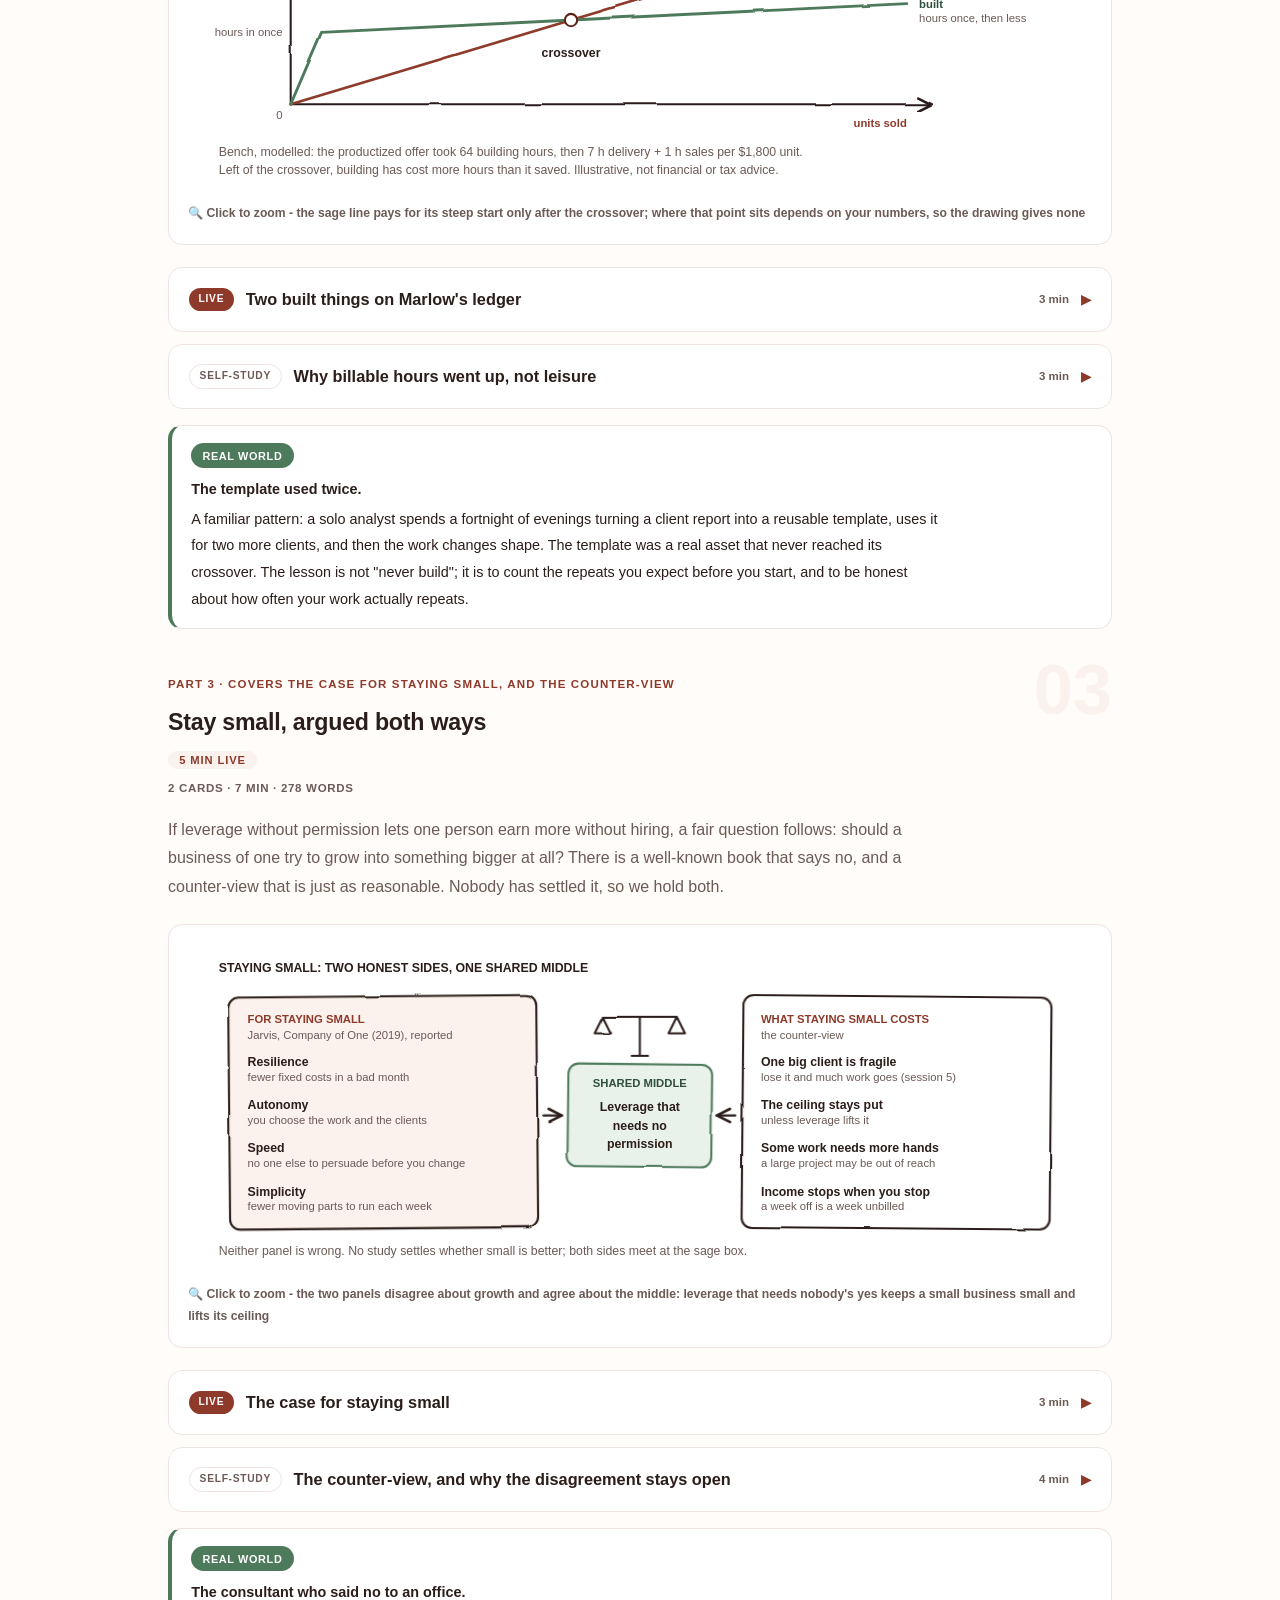
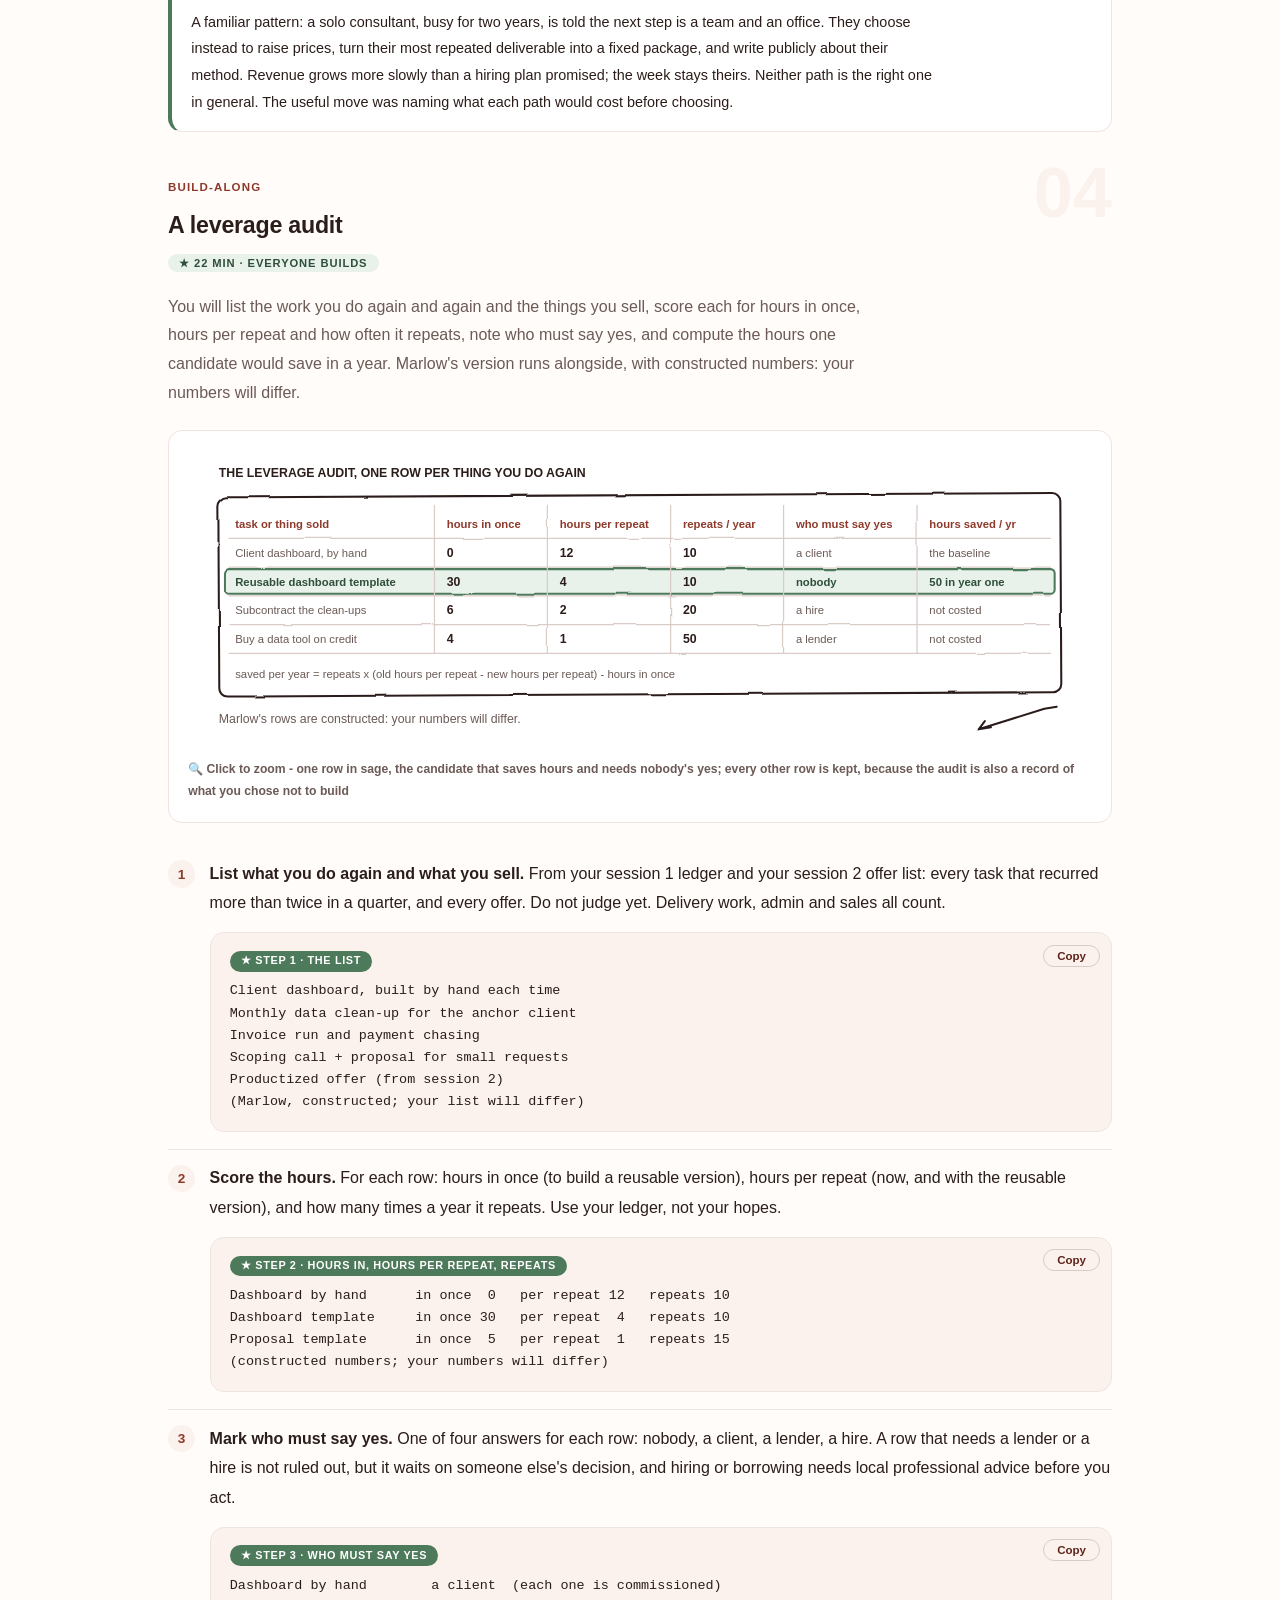
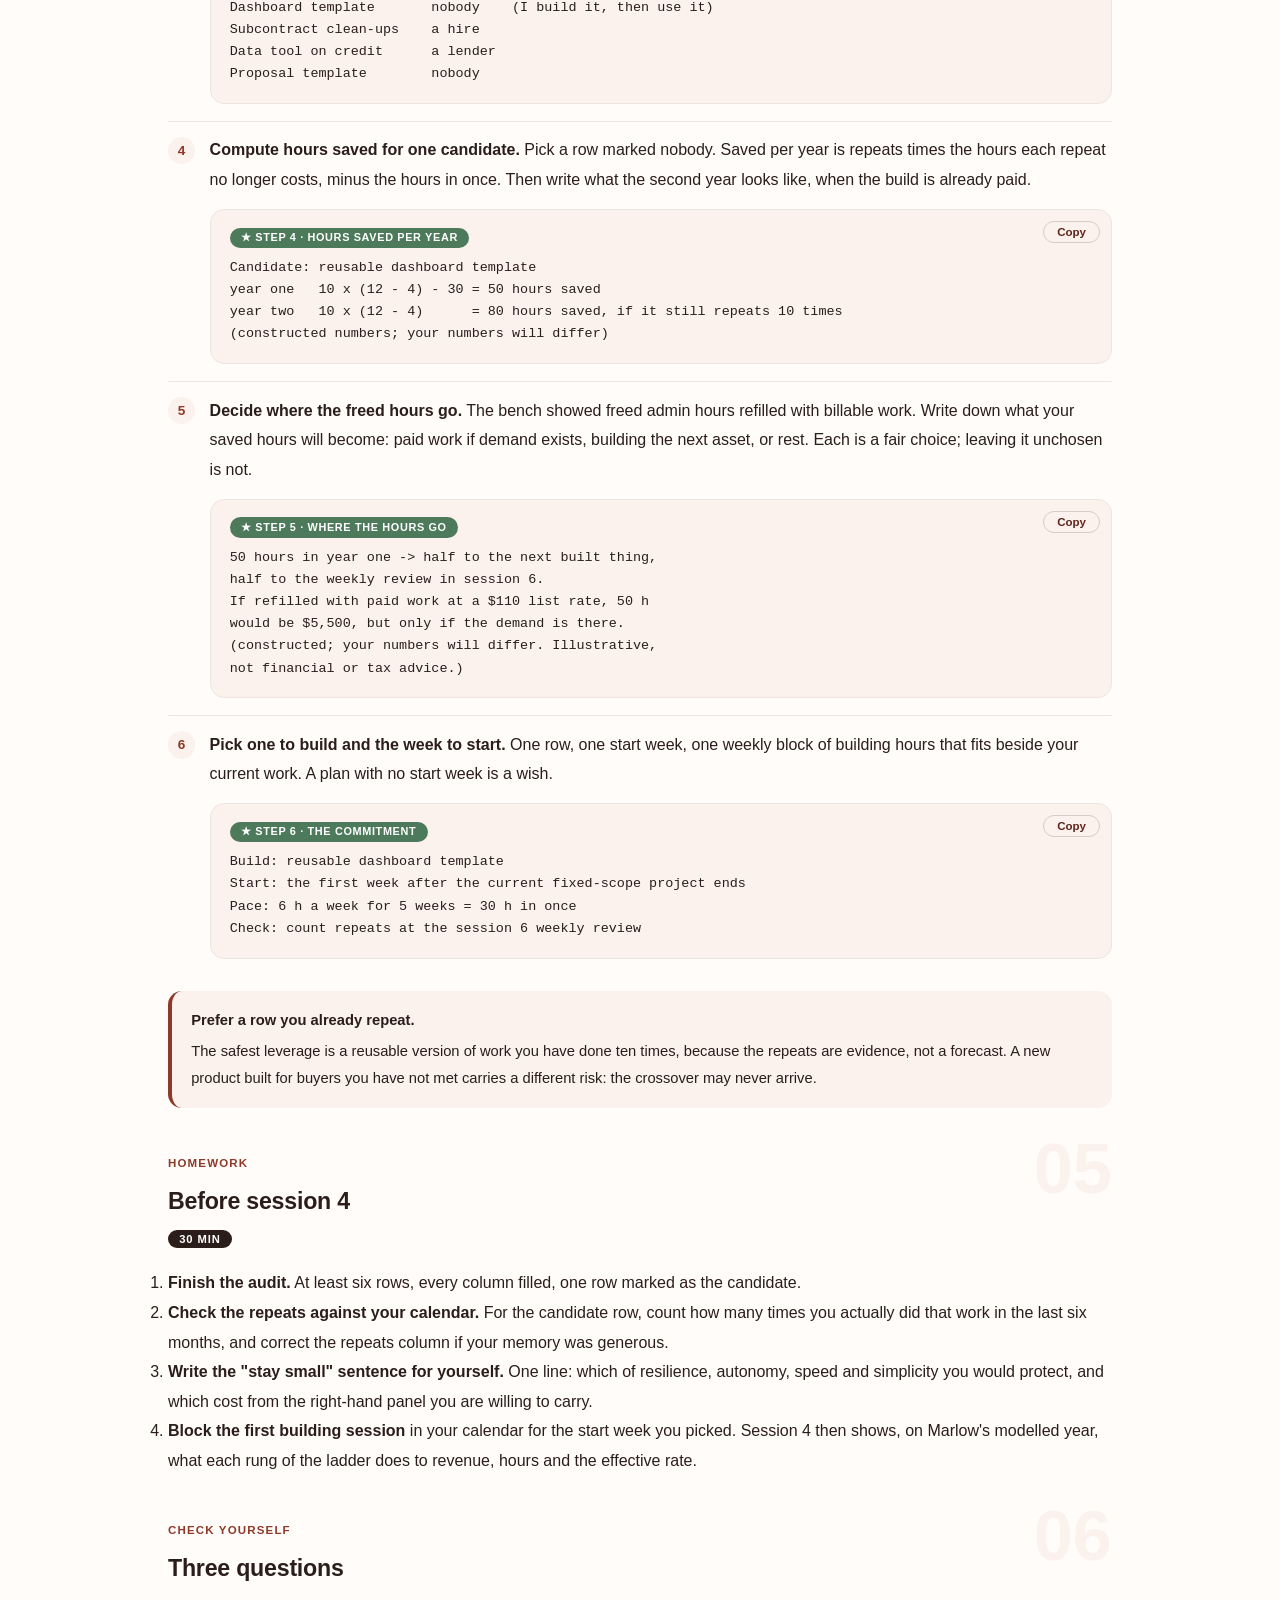
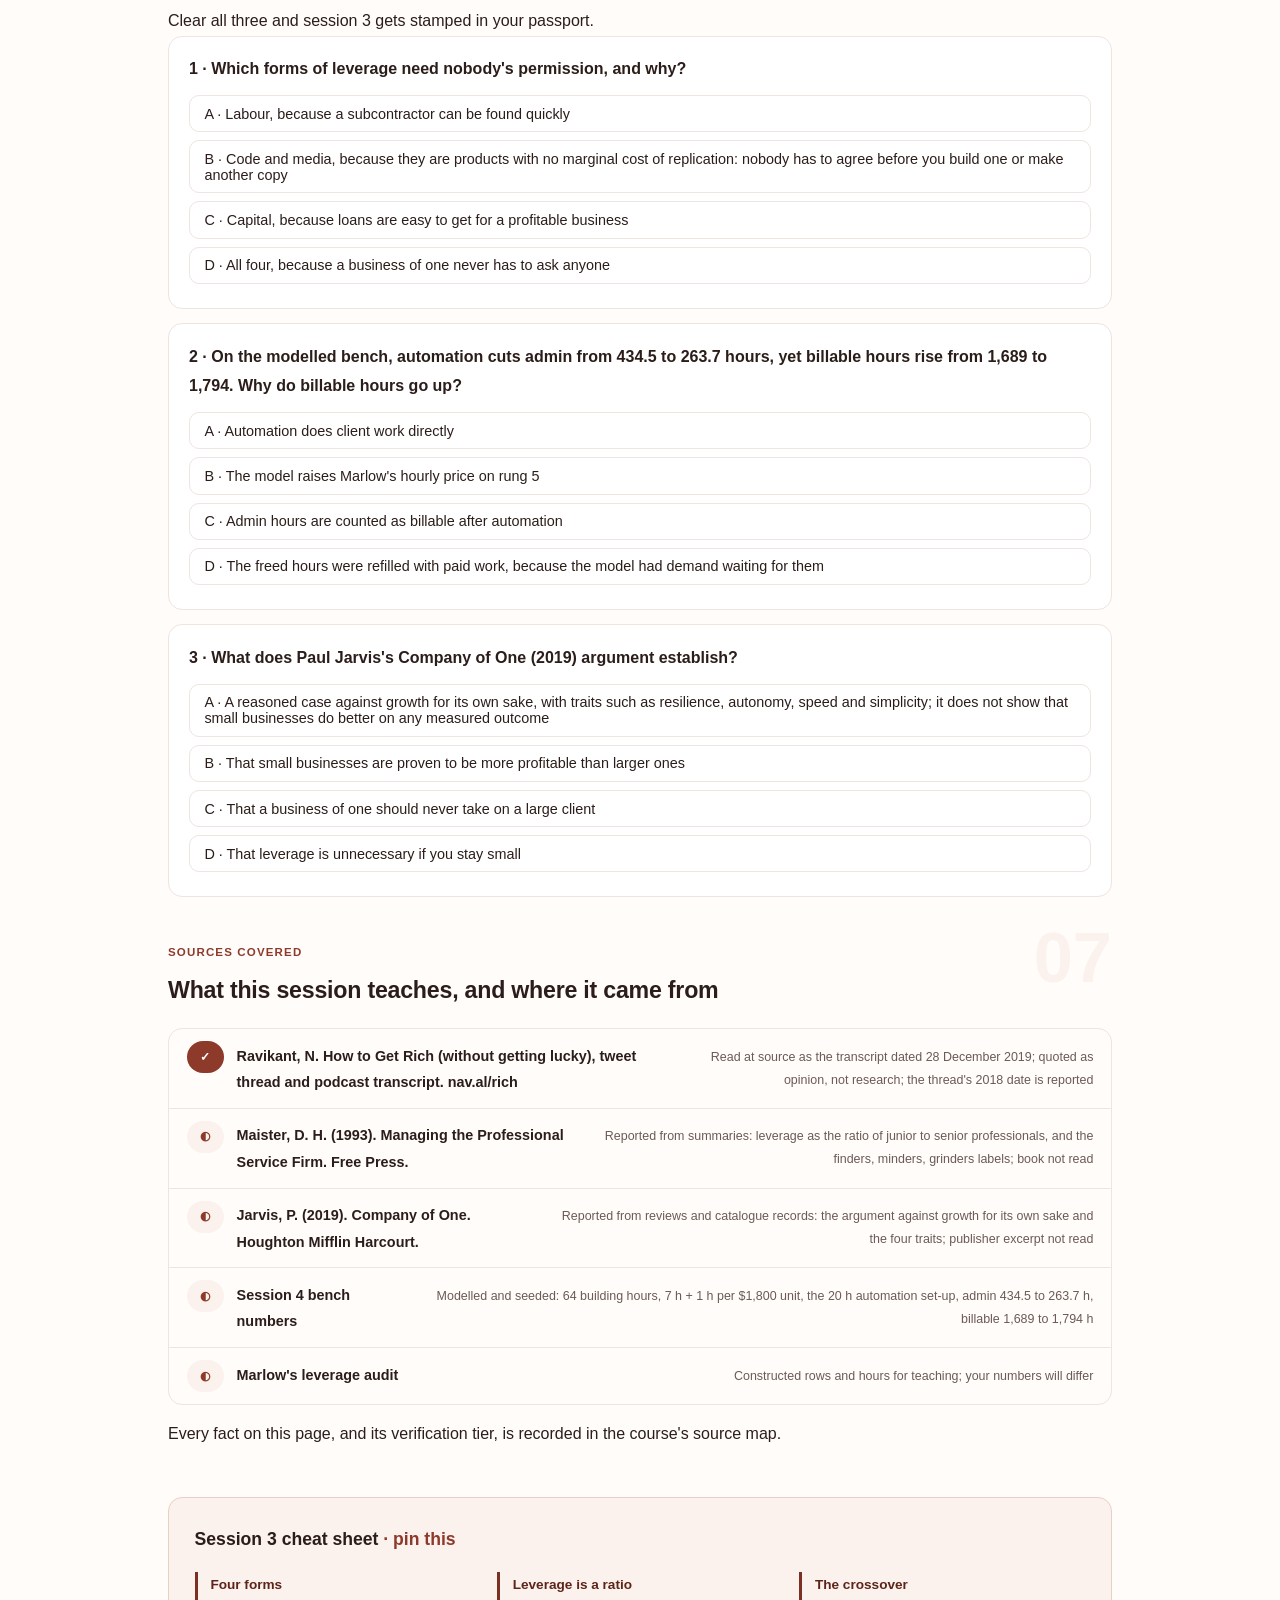
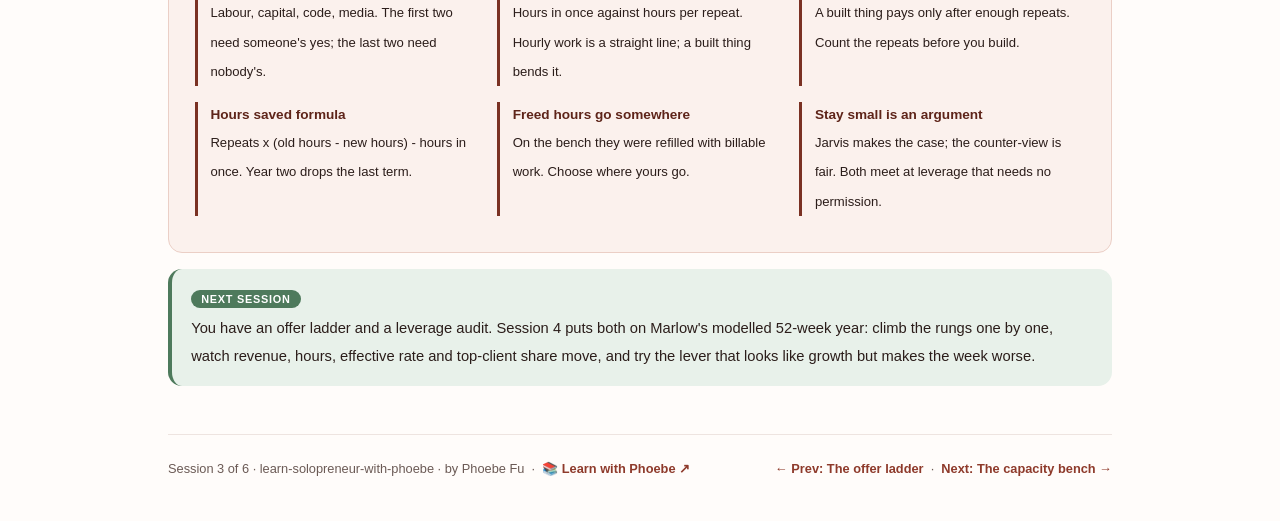
<file: courses/03-leverage-without-permission.html>
<!DOCTYPE html>
<html lang="en">
<head>
<meta charset="UTF-8">
<meta name="viewport" content="width=device-width, initial-scale=1.0">
<!-- social:start -->
<meta name="description" content="Session 3 of 6. Leverage is anything that lets an hour of work pay more than once. Four forms and who has to say yes to each, leverage as hours in once against hours repeated, the case for staying small argued both ways, and a leverage audit of your own recurring work.">
<meta property="og:type" content="article">
<meta property="og:site_name" content="Learn with Phoebe">
<meta property="og:title" content="Leverage that does not need permission - learn solopreneur with phoebe">
<meta property="og:description" content="Session 3 of 6. Four forms of leverage, who has to say yes, and a leverage audit of your own week.">
<meta property="og:url" content="https://phoebefu6.github.io/learn-solopreneur-with-phoebe/courses/03-leverage-without-permission.html">
<meta property="og:image" content="https://phoebefu6.github.io/learn-solopreneur-with-phoebe/assets/og-cover.png">
<meta property="og:image:width" content="1200">
<meta property="og:image:height" content="630">
<meta name="twitter:card" content="summary_large_image">
<meta name="twitter:title" content="Leverage that does not need permission - learn solopreneur with phoebe">
<meta name="twitter:description" content="Session 3 of 6. Four forms of leverage, hours in once against hours repeated, and a leverage audit.">
<meta name="twitter:image" content="https://phoebefu6.github.io/learn-solopreneur-with-phoebe/assets/og-cover.png">
<!-- social:end -->
<title>Session 3 · Leverage that does not need permission - learn solopreneur with phoebe</title>
<link rel="stylesheet" href="../assets/style.css?v=20">
</head>
<body>

<div class="toolbar">
  <div class="wrap">
    <span class="crumb"><a href="../index.html">learn-solopreneur-with-phoebe</a> / Session 3 of 6</span>
    <button class="btn" id="toggle-all" type="button">Expand all</button>
    <button class="btn primary" id="zoom-toggle" type="button">Projector zoom: off</button>
  </div>
</div>

<header class="masthead">
  <div class="wrap">
    <div class="eyebrow">Learn Solopreneur with Phoebe · Session 3 of 6</div>
    <h1>Leverage that does not need <span class="accent">permission</span></h1>
    <p class="sub">Session 2 climbed the offer ladder. Tonight asks what lets a rung pay more than once. Leverage is the answer, and it comes in forms that differ in one blunt way: who has to agree before you can use it. A hire has to say yes to work for you, a lender has to say yes to fund you, and a piece of code or writing needs nobody's yes at all. We name the four forms, measure leverage as hours spent once against hours spent again, argue the case for staying small from both sides, and finish with an audit of your own recurring work.</p>
    <div class="chip-row">
      <span class="chip level">🟡 Core</span>
      <span class="chip audience">Bring your session 1 ledger</span>
      <span class="chip audience">A list of everything you sell</span>
      <span class="chip time">45 min</span>
    </div>
    <div class="agenda">
      <span class="a1" style="flex:1">0-3 · Welcome</span>
      <span class="a2" style="flex:4">3-18 · Four forms, the ratio, staying small</span>
      <span class="a3" style="flex:5">18-40 · Build-along: a leverage audit</span>
      <span class="a4" style="flex:1">40-45 · Q&amp;A</span>
    </div>
  </div>
</header>

<main class="wrap">

  <section class="section" id="intro">
    <div class="section-kicker">
      <span class="klabel">Part 0</span>
      <h2>Where we start</h2>
    </div>
    <p class="lede">Marlow, our constructed solo data consultant, now sells hourly work, fixed-scope projects and one productized offer. Every one of those still ends in Marlow's hours. Tonight we look for the things Marlow could build once and use again, and we check each one against a simple question: who has to say yes? All Marlow numbers are constructed or modelled on the session 4 bench, and your numbers will differ. Illustrative, not financial or tax advice.</p>

    <div class="legend">
      <span class="pill">🎫 Clear all three quiz questions to stamp your passport</span>
      <span class="pill">Live = presented in the 45 minutes</span>
      <span class="pill">Self-study = the full depth, after class</span>
      <span class="pill">★ Build-along = write it yourself</span>
    </div>

    <div class="callout win">
      <p><strong>★ What you walk out with tonight.</strong> A way to sort any growth idea by the permission it needs, the habit of measuring leverage as hours in once against hours per repeat, an honest view of the "stay small" argument and what it costs, and a filled-in leverage audit with one thing picked to build and the week you will start it.</p>
    </div>
  </section>

  <section class="section" id="part-1">
    <div class="section-kicker">
      <span class="klabel">Part 1 · covers the four forms of leverage, and who has to say yes</span>
      <h2>Four forms, and who has to say yes</h2>
      <span class="tag concept">5 min live</span>
    </div>
    <p class="lede">The most quoted modern framing of leverage comes from a tweet thread and podcast by the investor Naval Ravikant, opinion not research. It sorts leverage into forms and notices that the newest forms need no gatekeeper. That one observation is the most useful thing in it for a business of one, because a business of one has nobody to ask.</p>

    <figure class="zoomable">
      <svg viewBox="0 0 880 370" xmlns="http://www.w3.org/2000/svg" role="img" aria-label="Four forms of leverage in a two by two grid, split by a permission line. Above the line, labour needs someone to agree to work for you, and capital needs someone to lend or invest. Below the line, code and media are products with no marginal cost of replication and need nobody's agreement; these two cells are shaded sage as the permissionless pair. A padlock sits on the permission line.">
        <defs>
          <filter id="s3aSk" x="-3%" y="-3%" width="106%" height="106%"><feTurbulence type="fractalNoise" baseFrequency="0.02" numOctaves="2" seed="53" result="n"/><feDisplacementMap in="SourceGraphic" in2="n" scale="2.4" xChannelSelector="R" yChannelSelector="G"/></filter>
          <pattern id="s3aHc" patternUnits="userSpaceOnUse" width="7" height="7" patternTransform="rotate(-38)"><line x1="0" y1="0" x2="0" y2="7" stroke="#8E3A2B" stroke-width="1" opacity=".5"/></pattern>
          <marker id="s3aAr" viewBox="0 0 10 10" refX="9" refY="5" markerWidth="8" markerHeight="8" orient="auto"><path d="M1 1 L9 5 L1 9" fill="none" stroke="#2B1D1A" stroke-width="1.6" stroke-linecap="round"/></marker>
        </defs>
        <style>
          .s3aH { font: 800 12px Inter, sans-serif; fill: #2B1D1A; }
          .s3aL { font: 600 12px Inter, sans-serif; fill: #2B1D1A; }
          .s3aS { font: 400 11px Inter, sans-serif; fill: #6B5A55; }
          .s3aB { font: 800 11px Inter, sans-serif; fill: #2F4F3A; }
          .s3aA { font: 700 11px Inter, sans-serif; fill: #8E3A2B; }
          .s3aN { font: 400 12px Inter, sans-serif; fill: #6B5A55; }
        </style>

        <text class="s3aH" x="30" y="30">WHO HAS TO SAY YES BEFORE THE LEVERAGE WORKS</text>

        <g filter="url(#s3aSk)" fill="none" stroke="#2B1D1A" stroke-width="2" stroke-linecap="round" stroke-linejoin="round">
          <rect x="60" y="48" width="370" height="112" rx="10" transform="rotate(-0.5 245 104)" fill="#FBF1ED"/>
          <rect x="450" y="48" width="370" height="112" rx="10" transform="rotate(0.4 635 104)" fill="#FBF1ED"/>
          <path d="M60 183 L600 183" stroke="#6B5A55" stroke-dasharray="6 5"/>
          <path d="M771 176 L771 169 C771 159 789 159 789 169 L789 176"/>
          <rect x="764" y="176" width="32" height="20" rx="3" fill="#FFFFFF"/>
          <path d="M780 183 L780 189"/>
          <rect x="60" y="206" width="370" height="112" rx="10" transform="rotate(0.4 245 262)" fill="#E8F1EA" stroke="#4E7A5C"/>
          <rect x="450" y="206" width="370" height="112" rx="10" transform="rotate(-0.5 635 262)" fill="#E8F1EA" stroke="#4E7A5C"/>
        </g>

        <text class="s3aA" x="76" y="74">LABOUR · "the oldest form of leverage"</text>
        <text class="s3aL" x="76" y="98">Needs: someone to agree to work for you</text>
        <text class="s3aS" x="76" y="118">a hire, a subcontractor, a junior partner</text>
        <text class="s3aS" x="76" y="138">Maister's people leverage (reported)</text>

        <text class="s3aA" x="466" y="74">CAPITAL · the second form</text>
        <text class="s3aL" x="466" y="98">Needs: someone to lend or invest</text>
        <text class="s3aS" x="466" y="118">a bank, an investor, a backer</text>
        <text class="s3aS" x="466" y="138">funding itself is taught in Finance</text>

        <text class="s3aS" x="612" y="187">the permission line</text>

        <text class="s3aB" x="76" y="232">CODE · no marginal cost of replication</text>
        <text class="s3aL" x="76" y="256">Needs: nobody. Run it a thousand times</text>
        <text class="s3aS" x="76" y="276">software, templates, scripts, tools</text>
        <text class="s3aS" x="76" y="296">built once, used again at no extra cost</text>

        <text class="s3aB" x="466" y="232">MEDIA · no marginal cost of replication</text>
        <text class="s3aL" x="466" y="256">Needs: nobody. Publish and it is read</text>
        <text class="s3aS" x="466" y="276">writing, video, a course, a podcast</text>
        <text class="s3aS" x="466" y="296">reputation itself is taught in Personal Branding</text>

        <text class="s3aN" x="30" y="348">Framing from Naval Ravikant's thread, opinion not research. The sage pair is "permissionless".</text>
      </svg>
      <figcaption>🔍 Click to zoom - above the line someone holds a key you need; below it, the sage pair is leverage you can start tonight without asking</figcaption>
    </figure>

    <details class="card" open>
      <summary><span class="mode live">Live</span>Labour, capital, code, media<span class="mini">3 min</span><span class="caret">▶</span></summary>
      <div class="body">
        <p>Ravikant's thread opens with a line most freelancers feel in their bones: "You are not going to get rich renting out your time." It then names labour as "the oldest form of leverage": other people working on your behalf. Capital, money that works for you, is the second. The newest are "products with no marginal cost of replication", which in his telling means code and media, and these new forms, he says, "are permissionless".</p>
        <p>Read that last word as a mechanism, not a slogan. To use labour, someone has to agree to work for you. To use capital, someone has to agree to lend it or invest it. To use code or media, nobody has to agree to anything: you build the template, write the guide or record the course, and the next copy costs you nothing. Customers still have to buy, of course. The difference is that nobody has to give you permission to <em>make</em> the thing.</p>
        <p>The professional services version of labour leverage is older and better documented. David Maister's <em>Managing the Professional Service Firm</em> (1993), reported here from summaries rather than read, describes a firm's leverage as the ratio of junior to senior professionals, and gives the familiar labels finders, minders and grinders for the people who win, manage and do the work. A business of one has a ratio of zero juniors to one senior. That is the leverage it lacks by definition, and the reason the bottom row of the figure matters so much to it.</p>
      </div>
    </details>

    <details class="card">
      <summary><span class="mode self">Self-study</span>Where the framing comes from, and its limits<span class="mini">4 min</span><span class="caret">▶</span></summary>
      <div class="body">
        <p>The source is a tweet thread, "How to Get Rich (without getting lucky)", later expanded into a podcast whose transcript sits at nav.al/rich, dated 28 December 2019. The original thread is reported as 2018; we read the transcript, not the thread. It is one investor's opinion, written as aphorisms. It is not a study and it cites none.</p>
        <p>Three limits are worth keeping in view. First, survivorship: the famous examples of code and media leverage are the ones that worked, and the thousands of templates and newsletters that sold three copies are not in anyone's thread. Second, "no marginal cost" is about the copy, not the selling: a product nobody hears about replicates perfectly to nobody. Third, the framing says nothing about how long the build takes or how many repeats it needs to pay back. That is the arithmetic of Part 2, and it is where most permissionless projects quietly fail.</p>
        <p>Labour leverage for a solo business usually means a subcontractor or a first hire. Employment, contracts and payroll differ by country: take local professional advice before you take on either.</p>
      </div>
    </details>

    <div class="callout example">
      <span class="ex-pill">Real world</span>
      <p><strong>The checklist that became a product.</strong> A familiar pattern: a solo bookkeeper writes the same month-end checklist for every new client, then one day tidies it into a document and starts selling it to small businesses that are not ready for a bookkeeper. Nobody had to approve it. Whether it earns anything depends on the arithmetic in Part 2, and on being found, which is a reputation question for <a href="https://phoebefu6.github.io/learn-personal-branding-with-phoebe/">Personal Branding ↗</a>.</p>
    </div>
  </section>

  <section class="section" id="part-2">
    <div class="section-kicker">
      <span class="klabel">Part 2 · covers leverage as a ratio of hours in once to hours repeated</span>
      <h2>Hours in once, hours repeated</h2>
      <span class="tag concept">5 min live</span>
    </div>
    <p class="lede">Strip the word leverage of its glamour and it is a ratio. Hourly work is a straight line: every unit you sell costs the same hours as the last one. A built thing costs a block of hours up front and fewer hours each time after. Leverage is whatever bends your line.</p>

    <figure class="zoomable">
      <svg viewBox="0 0 880 356" xmlns="http://www.w3.org/2000/svg" role="img" aria-label="A schematic chart of cumulative hours against units sold, with no scale. The hourly line is straight: every unit adds the same hours. The built line, in sage, first climbs steeply for the hours spent building, then rises shallowly because each later unit costs fewer hours. The two lines cross at a marked crossover point; to the right of it the built line has cost fewer total hours. Below, the modelled bench numbers: the productized offer took 64 building hours, then 7 hours of delivery and 1 hour of sales per 1,800 dollar unit.">
        <defs>
          <filter id="s3bSk" x="-3%" y="-3%" width="106%" height="106%"><feTurbulence type="fractalNoise" baseFrequency="0.02" numOctaves="2" seed="61" result="n"/><feDisplacementMap in="SourceGraphic" in2="n" scale="2.4" xChannelSelector="R" yChannelSelector="G"/></filter>
          <pattern id="s3bHc" patternUnits="userSpaceOnUse" width="7" height="7" patternTransform="rotate(-38)"><line x1="0" y1="0" x2="0" y2="7" stroke="#8E3A2B" stroke-width="1" opacity=".5"/></pattern>
          <marker id="s3bAr" viewBox="0 0 10 10" refX="9" refY="5" markerWidth="8" markerHeight="8" orient="auto"><path d="M1 1 L9 5 L1 9" fill="none" stroke="#2B1D1A" stroke-width="1.6" stroke-linecap="round"/></marker>
        </defs>
        <style>
          .s3bH { font: 800 12px Inter, sans-serif; fill: #2B1D1A; }
          .s3bL { font: 600 12px Inter, sans-serif; fill: #2B1D1A; }
          .s3bS { font: 400 11px Inter, sans-serif; fill: #6B5A55; }
          .s3bB { font: 800 11px Inter, sans-serif; fill: #2F4F3A; }
          .s3bA { font: 700 11px Inter, sans-serif; fill: #8E3A2B; }
          .s3bN { font: 400 12px Inter, sans-serif; fill: #6B5A55; }
        </style>

        <text class="s3bH" x="30" y="26">CUMULATIVE HOURS AGAINST UNITS SOLD</text>
        <text class="s3bS" x="850" y="26" text-anchor="end">SCHEMATIC · no scale, no crossover number</text>

        <g filter="url(#s3bSk)" fill="none" stroke="#2B1D1A" stroke-width="2" stroke-linecap="round" stroke-linejoin="round">
          <path d="M100 270 L100 52" marker-end="url(#s3bAr)"/>
          <path d="M100 270 L724 270" marker-end="url(#s3bAr)"/>
          <path d="M100 270 L700 90" stroke="#8E3A2B" stroke-width="2.6"/>
          <path d="M100 270 L130 200 L700 172" stroke="#4E7A5C" stroke-width="2.8"/>
          <circle cx="373" cy="188" r="6" fill="#FFFFFF" stroke="#5E2419"/>
          <circle cx="640" cy="50" r="11" fill="#FFFFFF"/>
          <path d="M640 43 L640 50 L646 53"/>
        </g>

        <text class="s3bA" x="112" y="70">cumulative hours</text>
        <text class="s3bS" x="92" y="284" text-anchor="end">0</text>
        <text class="s3bA" x="700" y="292" text-anchor="end">units sold</text>
        <text class="s3bS" x="92" y="204" text-anchor="end">hours in once</text>

        <text class="s3bA" x="712" y="94">hourly</text>
        <text class="s3bS" x="712" y="108">same hours every unit</text>
        <text class="s3bB" x="712" y="176">built</text>
        <text class="s3bS" x="712" y="190">hours once, then less</text>
        <text class="s3bL" x="373" y="224" text-anchor="middle">crossover</text>

        <text class="s3bN" x="30" y="320">Bench, modelled: the productized offer took 64 building hours, then 7 h delivery + 1 h sales per $1,800 unit.</text>
        <text class="s3bN" x="30" y="338">Left of the crossover, building has cost more hours than it saved. Illustrative, not financial or tax advice.</text>
      </svg>
      <figcaption>🔍 Click to zoom - the sage line pays for its steep start only after the crossover; where that point sits depends on your numbers, so the drawing gives none</figcaption>
    </figure>

    <details class="card">
      <summary><span class="mode live">Live</span>Two built things on Marlow's ledger<span class="mini">3 min</span><span class="caret">▶</span></summary>
      <div class="body">
        <p>On the session 4 bench, Marlow's productized offer is a built thing. The model spends 64 building hours on it across weeks 1 to 8, eight a week, before a single unit sells. From week 9 each unit sells for $1,800 and costs 7 hours of delivery and 1 hour of sales. By our arithmetic on the model's inputs, that is $225 per hour of unit work, against a list rate of $110, but only once the 64 hours have been paid back by enough units. All of it is modelled, not observed.</p>
        <p>The second built thing is automation, and here it appears only as hours moved on the ledger. The model assumes a 20 hour set-up in week 1 that cuts admin by 40 percent. Moving from rung 4 to rung 5, admin falls from 434.5 to 263.7 hours, about 171 hours by our arithmetic. Building the automation itself is a different craft, taught in <a href="https://phoebefu6.github.io/learn-automation-with-phoebe/">Automation ↗</a>.</p>
      </div>
    </details>

    <details class="card">
      <summary><span class="mode self">Self-study</span>Why billable hours went up, not leisure<span class="mini">3 min</span><span class="caret">▶</span></summary>
      <div class="body">
        <p>Look at the same two rungs again. Billable hours rise from 1,689 to 1,794. The hours automation freed did not become rest: in the model, there was demand waiting, so the freed admin hours were refilled with paid work. That is the honest reading of a leverage gain. Saved hours go somewhere, and if you do not decide where, the week decides for you.</p>
        <p>This matters for your own audit. A saving only becomes money if the freed hours are refilled with paid work, and only if the demand exists. If your diagnosis from session 1 was demand-limited, freeing hours buys you time, not revenue, until something else changes. Choose the use of the hours before you build the thing that frees them.</p>
        <p>The other two forms have their own homes. Content and media as leverage, and the reputation and platforms that make them findable, belong to <a href="https://phoebefu6.github.io/learn-personal-branding-with-phoebe/">Personal Branding ↗</a>. Capital and funding, including what borrowed money costs, belong to <a href="https://phoebefu6.github.io/learn-finance-with-phoebe/">Finance ↗</a>.</p>
      </div>
    </details>

    <div class="callout example">
      <span class="ex-pill">Real world</span>
      <p><strong>The template used twice.</strong> A familiar pattern: a solo analyst spends a fortnight of evenings turning a client report into a reusable template, uses it for two more clients, and then the work changes shape. The template was a real asset that never reached its crossover. The lesson is not "never build"; it is to count the repeats you expect before you start, and to be honest about how often your work actually repeats.</p>
    </div>
  </section>

  <section class="section" id="part-3">
    <div class="section-kicker">
      <span class="klabel">Part 3 · covers the case for staying small, and the counter-view</span>
      <h2>Stay small, argued both ways</h2>
      <span class="tag concept">5 min live</span>
    </div>
    <p class="lede">If leverage without permission lets one person earn more without hiring, a fair question follows: should a business of one try to grow into something bigger at all? There is a well-known book that says no, and a counter-view that is just as reasonable. Nobody has settled it, so we hold both.</p>

    <figure class="zoomable">
      <svg viewBox="0 0 880 320" xmlns="http://www.w3.org/2000/svg" role="img" aria-label="A two panel argument map, neither panel marked wrong. Left, for staying small, from Paul Jarvis's Company of One (2019), reported: resilience, autonomy, speed, simplicity. Right, what staying small costs: one big client is fragile, the ceiling stays where it is unless leverage lifts it, some work needs more hands, and income stops when you stop. Both panels point to a shared middle box in sage: leverage that needs no permission. A balance doodle sits above the middle box.">
        <defs>
          <filter id="s3cSk" x="-3%" y="-3%" width="106%" height="106%"><feTurbulence type="fractalNoise" baseFrequency="0.02" numOctaves="2" seed="67" result="n"/><feDisplacementMap in="SourceGraphic" in2="n" scale="2.4" xChannelSelector="R" yChannelSelector="G"/></filter>
          <pattern id="s3cHc" patternUnits="userSpaceOnUse" width="7" height="7" patternTransform="rotate(-38)"><line x1="0" y1="0" x2="0" y2="7" stroke="#8E3A2B" stroke-width="1" opacity=".5"/></pattern>
          <marker id="s3cAr" viewBox="0 0 10 10" refX="9" refY="5" markerWidth="8" markerHeight="8" orient="auto"><path d="M1 1 L9 5 L1 9" fill="none" stroke="#2B1D1A" stroke-width="1.6" stroke-linecap="round"/></marker>
        </defs>
        <style>
          .s3cH { font: 800 12px Inter, sans-serif; fill: #2B1D1A; }
          .s3cL { font: 600 12px Inter, sans-serif; fill: #2B1D1A; }
          .s3cS { font: 400 11px Inter, sans-serif; fill: #6B5A55; }
          .s3cB { font: 800 11px Inter, sans-serif; fill: #2F4F3A; }
          .s3cA { font: 700 11px Inter, sans-serif; fill: #8E3A2B; }
          .s3cN { font: 400 12px Inter, sans-serif; fill: #6B5A55; }
        </style>

        <text class="s3cH" x="30" y="26">STAYING SMALL: TWO HONEST SIDES, ONE SHARED MIDDLE</text>

        <g filter="url(#s3cSk)" fill="none" stroke="#2B1D1A" stroke-width="2" stroke-linecap="round" stroke-linejoin="round">
          <rect x="40" y="50" width="300" height="226" rx="10" transform="rotate(-0.5 190 163)" fill="#FBF1ED"/>
          <rect x="540" y="50" width="300" height="226" rx="10" transform="rotate(0.5 690 163)" fill="#FFFFFF"/>
          <path d="M440 108 L440 70 M404 70 L476 70 M404 70 L396 86 L412 86 Z M476 70 L468 86 L484 86 Z M432 108 L448 108"/>
          <rect x="370" y="116" width="140" height="100" rx="10" transform="rotate(0.6 440 166)" fill="#E8F1EA" stroke="#4E7A5C"/>
          <path d="M346 166 L364 166" marker-end="url(#s3cAr)"/>
          <path d="M534 166 L516 166" marker-end="url(#s3cAr)"/>
        </g>

        <text class="s3cA" x="58" y="76">FOR STAYING SMALL</text>
        <text class="s3cS" x="58" y="92">Jarvis, Company of One (2019), reported</text>
        <text class="s3cL" x="58" y="118">Resilience</text>
        <text class="s3cS" x="58" y="132">fewer fixed costs in a bad month</text>
        <text class="s3cL" x="58" y="160">Autonomy</text>
        <text class="s3cS" x="58" y="174">you choose the work and the clients</text>
        <text class="s3cL" x="58" y="202">Speed</text>
        <text class="s3cS" x="58" y="216">no one else to persuade before you change</text>
        <text class="s3cL" x="58" y="244">Simplicity</text>
        <text class="s3cS" x="58" y="258">fewer moving parts to run each week</text>

        <text class="s3cA" x="558" y="76">WHAT STAYING SMALL COSTS</text>
        <text class="s3cS" x="558" y="92">the counter-view</text>
        <text class="s3cL" x="558" y="118">One big client is fragile</text>
        <text class="s3cS" x="558" y="132">lose it and much work goes (session 5)</text>
        <text class="s3cL" x="558" y="160">The ceiling stays put</text>
        <text class="s3cS" x="558" y="174">unless leverage lifts it</text>
        <text class="s3cL" x="558" y="202">Some work needs more hands</text>
        <text class="s3cS" x="558" y="216">a large project may be out of reach</text>
        <text class="s3cL" x="558" y="244">Income stops when you stop</text>
        <text class="s3cS" x="558" y="258">a week off is a week unbilled</text>

        <text class="s3cB" x="440" y="138" text-anchor="middle">SHARED MIDDLE</text>
        <text class="s3cL" x="440" y="162" text-anchor="middle">Leverage that</text>
        <text class="s3cL" x="440" y="180" text-anchor="middle">needs no</text>
        <text class="s3cL" x="440" y="198" text-anchor="middle">permission</text>

        <text class="s3cN" x="30" y="302">Neither panel is wrong. No study settles whether small is better; both sides meet at the sage box.</text>
      </svg>
      <figcaption>🔍 Click to zoom - the two panels disagree about growth and agree about the middle: leverage that needs nobody's yes keeps a small business small and lifts its ceiling</figcaption>
    </figure>

    <details class="card">
      <summary><span class="mode live">Live</span>The case for staying small<span class="mini">3 min</span><span class="caret">▶</span></summary>
      <div class="body">
        <p>Paul Jarvis's <em>Company of One: Why Staying Small Is the Next Big Thing for Business</em> (Houghton Mifflin Harcourt, 2019), reported here from reviews and catalogue records rather than read, argues against growth for its own sake. Its reviewers list four traits a company of one should have: resilience, autonomy, speed and simplicity. The core claim is a question worth asking of any growth plan: better for whom, and at what cost to the life the business was meant to fund?</p>
        <p>That is an argument, made well, not a finding. The book is a practitioner's case built from examples and reasoning. It does not, and does not claim to, show that small businesses outperform larger ones on any measured outcome.</p>
      </div>
    </details>

    <details class="card">
      <summary><span class="mode self">Self-study</span>The counter-view, and why the disagreement stays open<span class="mini">4 min</span><span class="caret">▶</span></summary>
      <div class="body">
        <p>The counter-view is not "grow at all costs". It is narrower. A small business that depends on one big client is fragile: on the session 4 bench, Marlow's all-hourly year has 69.5 percent of revenue from the anchor client, modelled, and session 5 is entirely about what happens when that client leaves. And staying small keeps the hourly ceiling from session 1 exactly where it is, unless some form of leverage lifts it.</p>
        <p>No study we read settles whether small is better, for whom, or by which measure. Profit, hours, stress, resilience and independence pull in different directions, and different people weight them differently. So we teach the disagreement and keep both panels in the figure the same colour. What both sides accept is the shared middle: if you want to stay small and still lift the ceiling, the leverage has to be the kind that needs no one's permission, which is code and media, not labour or capital.</p>
      </div>
    </details>

    <div class="callout example">
      <span class="ex-pill">Real world</span>
      <p><strong>The consultant who said no to an office.</strong> A familiar pattern: a solo consultant, busy for two years, is told the next step is a team and an office. They choose instead to raise prices, turn their most repeated deliverable into a fixed package, and write publicly about their method. Revenue grows more slowly than a hiring plan promised; the week stays theirs. Neither path is the right one in general. The useful move was naming what each path would cost before choosing.</p>
    </div>
  </section>

  <section class="section" id="demo-1">
    <div class="section-kicker">
      <span class="klabel">Build-along</span>
      <h2>A leverage audit</h2>
      <span class="tag demo">★ 22 min · everyone builds</span>
    </div>
    <p class="lede">You will list the work you do again and again and the things you sell, score each for hours in once, hours per repeat and how often it repeats, note who must say yes, and compute the hours one candidate would save in a year. Marlow's version runs alongside, with constructed numbers: your numbers will differ.</p>

    <figure class="zoomable">
      <svg viewBox="0 0 880 290" xmlns="http://www.w3.org/2000/svg" role="img" aria-label="A ruled audit sheet with six columns: task or thing sold, hours in once, hours per repeat, repeats per year, who must say yes, hours saved per year. Four constructed Marlow rows: client dashboard built by hand, 0 hours in once, 12 per repeat, 10 a year, a client must say yes; reusable dashboard template, 30 hours in once, 4 per repeat, 10 a year, nobody, 50 hours saved, highlighted sage; subcontract the clean-ups, a hire must say yes; buy a data tool on credit, a lender must say yes. Formula under the rows: saved per year equals repeats times old hours minus new hours, minus hours in once.">
        <defs>
          <filter id="s3dSk" x="-3%" y="-3%" width="106%" height="106%"><feTurbulence type="fractalNoise" baseFrequency="0.02" numOctaves="2" seed="71" result="n"/><feDisplacementMap in="SourceGraphic" in2="n" scale="2.4" xChannelSelector="R" yChannelSelector="G"/></filter>
          <pattern id="s3dHc" patternUnits="userSpaceOnUse" width="7" height="7" patternTransform="rotate(-38)"><line x1="0" y1="0" x2="0" y2="7" stroke="#8E3A2B" stroke-width="1" opacity=".5"/></pattern>
          <marker id="s3dAr" viewBox="0 0 10 10" refX="9" refY="5" markerWidth="8" markerHeight="8" orient="auto"><path d="M1 1 L9 5 L1 9" fill="none" stroke="#2B1D1A" stroke-width="1.6" stroke-linecap="round"/></marker>
        </defs>
        <style>
          .s3dH { font: 800 12px Inter, sans-serif; fill: #2B1D1A; }
          .s3dL { font: 600 12px Inter, sans-serif; fill: #2B1D1A; }
          .s3dS { font: 400 11px Inter, sans-serif; fill: #6B5A55; }
          .s3dB { font: 800 11px Inter, sans-serif; fill: #2F4F3A; }
          .s3dA { font: 700 11px Inter, sans-serif; fill: #8E3A2B; }
          .s3dN { font: 400 12px Inter, sans-serif; fill: #6B5A55; }
        </style>

        <text class="s3dH" x="30" y="26">THE LEVERAGE AUDIT, ONE ROW PER THING YOU DO AGAIN</text>

        <g filter="url(#s3dSk)" fill="none" stroke="#2B1D1A" stroke-width="2" stroke-linecap="round" stroke-linejoin="round">
          <rect x="30" y="44" width="820" height="194" rx="8" transform="rotate(-0.3 440 141)" fill="#FFFFFF"/>
          <rect x="36" y="116" width="808" height="24" rx="4" fill="#E8F1EA" stroke="#4E7A5C"/>
          <path d="M40 86 L840 86 M40 114 L840 114 M40 142 L840 142 M40 170 L840 170 M40 198 L840 198" stroke="#D9CBC6" stroke-width="1.2"/>
          <path d="M240 54 L240 198 M350 54 L350 198 M470 54 L470 198 M580 54 L580 198 M710 54 L710 198" stroke="#D9CBC6" stroke-width="1.2"/>
          <path d="M770 272 L834 252 M770 272 L776 264 M834 252 L846 250 M770 272 L782 270"/>
        </g>

        <text class="s3dA" x="46" y="76">task or thing sold</text>
        <text class="s3dA" x="252" y="76">hours in once</text>
        <text class="s3dA" x="362" y="76">hours per repeat</text>
        <text class="s3dA" x="482" y="76">repeats / year</text>
        <text class="s3dA" x="592" y="76">who must say yes</text>
        <text class="s3dA" x="722" y="76">hours saved / yr</text>

        <text class="s3dS" x="46" y="104">Client dashboard, by hand</text>
        <text class="s3dL" x="252" y="104">0</text>
        <text class="s3dL" x="362" y="104">12</text>
        <text class="s3dL" x="482" y="104">10</text>
        <text class="s3dS" x="592" y="104">a client</text>
        <text class="s3dS" x="722" y="104">the baseline</text>

        <text class="s3dB" x="46" y="132">Reusable dashboard template</text>
        <text class="s3dL" x="252" y="132">30</text>
        <text class="s3dL" x="362" y="132">4</text>
        <text class="s3dL" x="482" y="132">10</text>
        <text class="s3dB" x="592" y="132">nobody</text>
        <text class="s3dB" x="722" y="132">50 in year one</text>

        <text class="s3dS" x="46" y="160">Subcontract the clean-ups</text>
        <text class="s3dL" x="252" y="160">6</text>
        <text class="s3dL" x="362" y="160">2</text>
        <text class="s3dL" x="482" y="160">20</text>
        <text class="s3dS" x="592" y="160">a hire</text>
        <text class="s3dS" x="722" y="160">not costed</text>

        <text class="s3dS" x="46" y="188">Buy a data tool on credit</text>
        <text class="s3dL" x="252" y="188">4</text>
        <text class="s3dL" x="362" y="188">1</text>
        <text class="s3dL" x="482" y="188">50</text>
        <text class="s3dS" x="592" y="188">a lender</text>
        <text class="s3dS" x="722" y="188">not costed</text>

        <text class="s3dS" x="46" y="222">saved per year = repeats x (old hours per repeat - new hours per repeat) - hours in once</text>

        <text class="s3dN" x="30" y="266">Marlow's rows are constructed: your numbers will differ.</text>
      </svg>
      <figcaption>🔍 Click to zoom - one row in sage, the candidate that saves hours and needs nobody's yes; every other row is kept, because the audit is also a record of what you chose not to build</figcaption>
    </figure>

    <div class="steps">
      <div class="step">
        <p><strong>List what you do again and what you sell.</strong> From your session 1 ledger and your session 2 offer list: every task that recurred more than twice in a quarter, and every offer. Do not judge yet. Delivery work, admin and sales all count.</p>
        <div class="prompt-box good"><span class="label">★ Step 1 · the list</span>Client dashboard, built by hand each time
Monthly data clean-up for the anchor client
Invoice run and payment chasing
Scoping call + proposal for small requests
Productized offer (from session 2)
(Marlow, constructed; your list will differ)</div>
      </div>
      <div class="step">
        <p><strong>Score the hours.</strong> For each row: hours in once (to build a reusable version), hours per repeat (now, and with the reusable version), and how many times a year it repeats. Use your ledger, not your hopes.</p>
        <div class="prompt-box good"><span class="label">★ Step 2 · hours in, hours per repeat, repeats</span>Dashboard by hand      in once  0   per repeat 12   repeats 10
Dashboard template     in once 30   per repeat  4   repeats 10
Proposal template      in once  5   per repeat  1   repeats 15
(constructed numbers; your numbers will differ)</div>
      </div>
      <div class="step">
        <p><strong>Mark who must say yes.</strong> One of four answers for each row: nobody, a client, a lender, a hire. A row that needs a lender or a hire is not ruled out, but it waits on someone else's decision, and hiring or borrowing needs local professional advice before you act.</p>
        <div class="prompt-box good"><span class="label">★ Step 3 · who must say yes</span>Dashboard by hand        a client  (each one is commissioned)
Dashboard template       nobody    (I build it, then use it)
Subcontract clean-ups    a hire
Data tool on credit      a lender
Proposal template        nobody</div>
      </div>
      <div class="step">
        <p><strong>Compute hours saved for one candidate.</strong> Pick a row marked nobody. Saved per year is repeats times the hours each repeat no longer costs, minus the hours in once. Then write what the second year looks like, when the build is already paid.</p>
        <div class="prompt-box good"><span class="label">★ Step 4 · hours saved per year</span>Candidate: reusable dashboard template
year one   10 x (12 - 4) - 30 = 50 hours saved
year two   10 x (12 - 4)      = 80 hours saved, if it still repeats 10 times
(constructed numbers; your numbers will differ)</div>
      </div>
      <div class="step">
        <p><strong>Decide where the freed hours go.</strong> The bench showed freed admin hours refilled with billable work. Write down what your saved hours will become: paid work if demand exists, building the next asset, or rest. Each is a fair choice; leaving it unchosen is not.</p>
        <div class="prompt-box good"><span class="label">★ Step 5 · where the hours go</span>50 hours in year one -&gt; half to the next built thing,
half to the weekly review in session 6.
If refilled with paid work at a $110 list rate, 50 h
would be $5,500, but only if the demand is there.
(constructed; your numbers will differ. Illustrative,
not financial or tax advice.)</div>
      </div>
      <div class="step">
        <p><strong>Pick one to build and the week to start.</strong> One row, one start week, one weekly block of building hours that fits beside your current work. A plan with no start week is a wish.</p>
        <div class="prompt-box good"><span class="label">★ Step 6 · the commitment</span>Build: reusable dashboard template
Start: the first week after the current fixed-scope project ends
Pace: 6 h a week for 5 weeks = 30 h in once
Check: count repeats at the session 6 weekly review</div>
      </div>
    </div>

    <div class="callout tip">
      <p><strong>Prefer a row you already repeat.</strong> The safest leverage is a reusable version of work you have done ten times, because the repeats are evidence, not a forecast. A new product built for buyers you have not met carries a different risk: the crossover may never arrive.</p>
    </div>
  </section>

  <section class="section" id="exercise">
    <div class="section-kicker">
      <span class="klabel">Homework</span>
      <h2>Before session 4</h2>
      <span class="tag exercise">30 min</span>
    </div>
    <ol>
      <li><strong>Finish the audit.</strong> At least six rows, every column filled, one row marked as the candidate.</li>
      <li><strong>Check the repeats against your calendar.</strong> For the candidate row, count how many times you actually did that work in the last six months, and correct the repeats column if your memory was generous.</li>
      <li><strong>Write the "stay small" sentence for yourself.</strong> One line: which of resilience, autonomy, speed and simplicity you would protect, and which cost from the right-hand panel you are willing to carry.</li>
      <li><strong>Block the first building session</strong> in your calendar for the start week you picked. Session 4 then shows, on Marlow's modelled year, what each rung of the ladder does to revenue, hours and the effective rate.</li>
    </ol>
  </section>

  <section class="section" id="quiz">
    <div class="section-kicker">
      <span class="klabel">Check yourself</span>
      <h2>Three questions</h2>
    </div>
    <p>Clear all three and session 3 gets stamped in your passport.</p>

    <div class="quiz-q" data-answer="1">
      <p class="qtext">1 · Which forms of leverage need nobody's permission, and why?</p>
      <button class="qopt" type="button">A · Labour, because a subcontractor can be found quickly</button>
      <button class="qopt" type="button">B · Code and media, because they are products with no marginal cost of replication: nobody has to agree before you build one or make another copy</button>
      <button class="qopt" type="button">C · Capital, because loans are easy to get for a profitable business</button>
      <button class="qopt" type="button">D · All four, because a business of one never has to ask anyone</button>
      <p class="qwhy">Labour needs someone to agree to work for you and capital needs someone to lend or invest. Code and media need no one's yes to make or to copy, which is what Ravikant's thread means by "permissionless". Customers still have to buy; nobody has to approve the making.</p>
    </div>

    <div class="quiz-q" data-answer="3">
      <p class="qtext">2 · On the modelled bench, automation cuts admin from 434.5 to 263.7 hours, yet billable hours rise from 1,689 to 1,794. Why do billable hours go up?</p>
      <button class="qopt" type="button">A · Automation does client work directly</button>
      <button class="qopt" type="button">B · The model raises Marlow's hourly price on rung 5</button>
      <button class="qopt" type="button">C · Admin hours are counted as billable after automation</button>
      <button class="qopt" type="button">D · The freed hours were refilled with paid work, because the model had demand waiting for them</button>
      <p class="qwhy">Automation appears on the ledger only as hours moved. In the model those hours did not become rest; demand existed, so they became billable work. If your business is demand-limited, the same saving would buy time, not revenue.</p>
    </div>

    <div class="quiz-q" data-answer="0">
      <p class="qtext">3 · What does Paul Jarvis's Company of One (2019) argument establish?</p>
      <button class="qopt" type="button">A · A reasoned case against growth for its own sake, with traits such as resilience, autonomy, speed and simplicity; it does not show that small businesses do better on any measured outcome</button>
      <button class="qopt" type="button">B · That small businesses are proven to be more profitable than larger ones</button>
      <button class="qopt" type="button">C · That a business of one should never take on a large client</button>
      <button class="qopt" type="button">D · That leverage is unnecessary if you stay small</button>
      <p class="qwhy">It is an argument, reported here from reviews, not a study. The counter-view, that a small business with one big client is fragile and that staying small caps the ceiling unless leverage lifts it, is just as reasonable. No study settles it, so both are held.</p>
    </div>

    <p class="quiz-score"></p>
  </section>

  <section class="section" id="official">
    <div class="section-kicker">
      <span class="klabel">Sources covered</span>
      <h2>What this session teaches, and where it came from</h2>
    </div>
    <div class="covered">
      <div class="covered-row"><span class="status pill solid">✓</span><span class="name">Ravikant, N. How to Get Rich (without getting lucky), tweet thread and podcast transcript. nav.al/rich</span><span class="note">Read at source as the transcript dated 28 December 2019; quoted as opinion, not research; the thread's 2018 date is reported</span></div>
      <div class="covered-row"><span class="status pill light">◐</span><span class="name">Maister, D. H. (1993). Managing the Professional Service Firm. Free Press.</span><span class="note">Reported from summaries: leverage as the ratio of junior to senior professionals, and the finders, minders, grinders labels; book not read</span></div>
      <div class="covered-row"><span class="status pill light">◐</span><span class="name">Jarvis, P. (2019). Company of One. Houghton Mifflin Harcourt.</span><span class="note">Reported from reviews and catalogue records: the argument against growth for its own sake and the four traits; publisher excerpt not read</span></div>
      <div class="covered-row"><span class="status pill light">◐</span><span class="name">Session 4 bench numbers</span><span class="note">Modelled and seeded: 64 building hours, 7 h + 1 h per $1,800 unit, the 20 h automation set-up, admin 434.5 to 263.7 h, billable 1,689 to 1,794 h</span></div>
      <div class="covered-row"><span class="status pill light">◐</span><span class="name">Marlow's leverage audit</span><span class="note">Constructed rows and hours for teaching; your numbers will differ</span></div>
    </div>
    <p class="mono" style="margin-top:14px">Every fact on this page, and its verification tier, is recorded in the course's source map.</p>
  </section>

  <section class="cheat" id="cheatsheet">
    <h3>Session 3 cheat sheet <span>· pin this</span></h3>
    <div class="grid-2">
      <div class="cheat-item"><b>Four forms</b><span>Labour, capital, code, media. The first two need someone's yes; the last two need nobody's.</span></div>
      <div class="cheat-item"><b>Leverage is a ratio</b><span>Hours in once against hours per repeat. Hourly work is a straight line; a built thing bends it.</span></div>
      <div class="cheat-item"><b>The crossover</b><span>A built thing pays only after enough repeats. Count the repeats before you build.</span></div>
      <div class="cheat-item"><b>Hours saved formula</b><span>Repeats x (old hours - new hours) - hours in once. Year two drops the last term.</span></div>
      <div class="cheat-item"><b>Freed hours go somewhere</b><span>On the bench they were refilled with billable work. Choose where yours go.</span></div>
      <div class="cheat-item"><b>Stay small is an argument</b><span>Jarvis makes the case; the counter-view is fair. Both meet at leverage that needs no permission.</span></div>
    </div>
  </section>

  <div class="callout next">
    <span class="nx-pill">Next session</span>
    <p>You have an offer ladder and a leverage audit. Session 4 puts both on Marlow's modelled 52-week year: climb the rungs one by one, watch revenue, hours, effective rate and top-client share move, and try the lever that looks like growth but makes the week worse.</p>
  </div>

  <footer class="pagefoot">
    <span>Session 3 of 6 · learn-solopreneur-with-phoebe · by Phoebe Fu &nbsp;·&nbsp; 📚 <a href="https://phoebefu6.github.io/learn-with-phoebe/">Learn with Phoebe ↗</a></span>
    <span><a href="02-the-offer-ladder.html">← Prev: The offer ladder</a> &nbsp;·&nbsp; <a href="04-the-capacity-bench.html">Next: The capacity bench →</a></span>
  </footer>

</main>

<script src="../assets/app.js?v=18"></script>
</body>
</html>
</file>
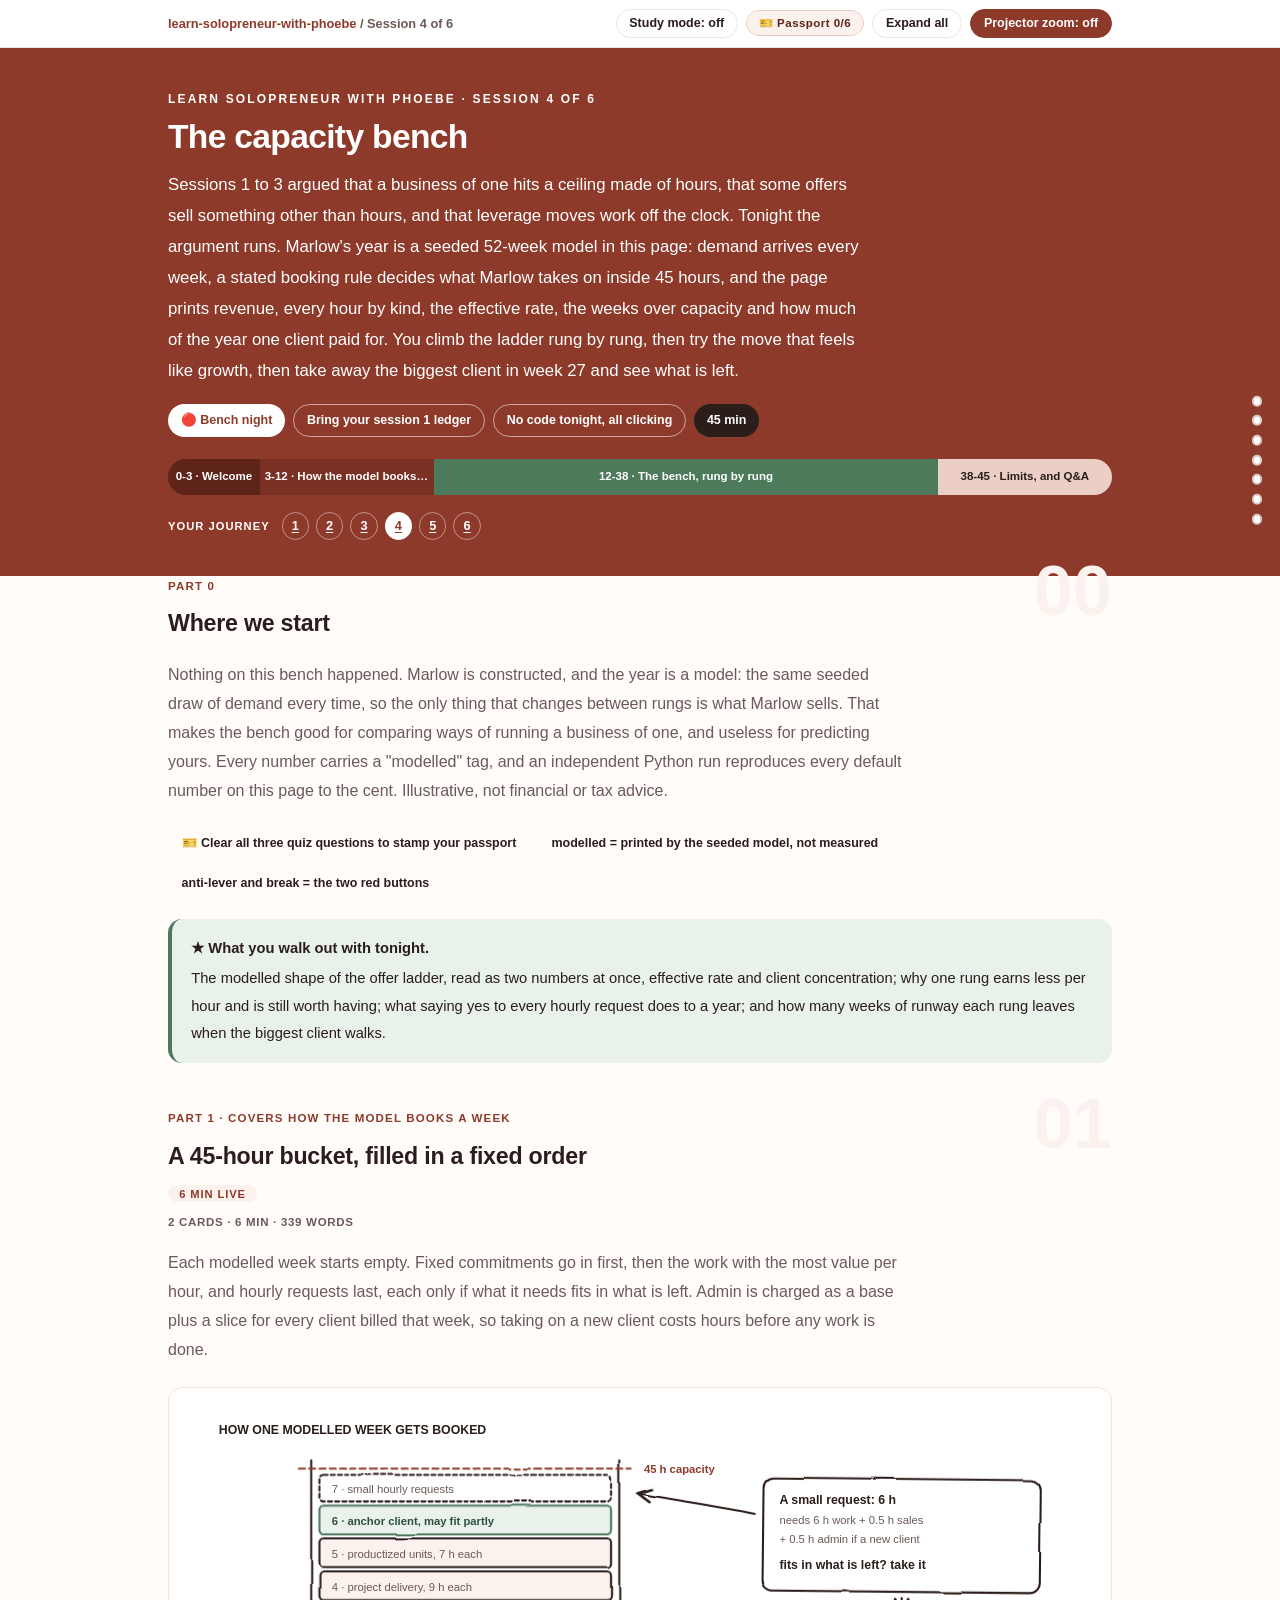
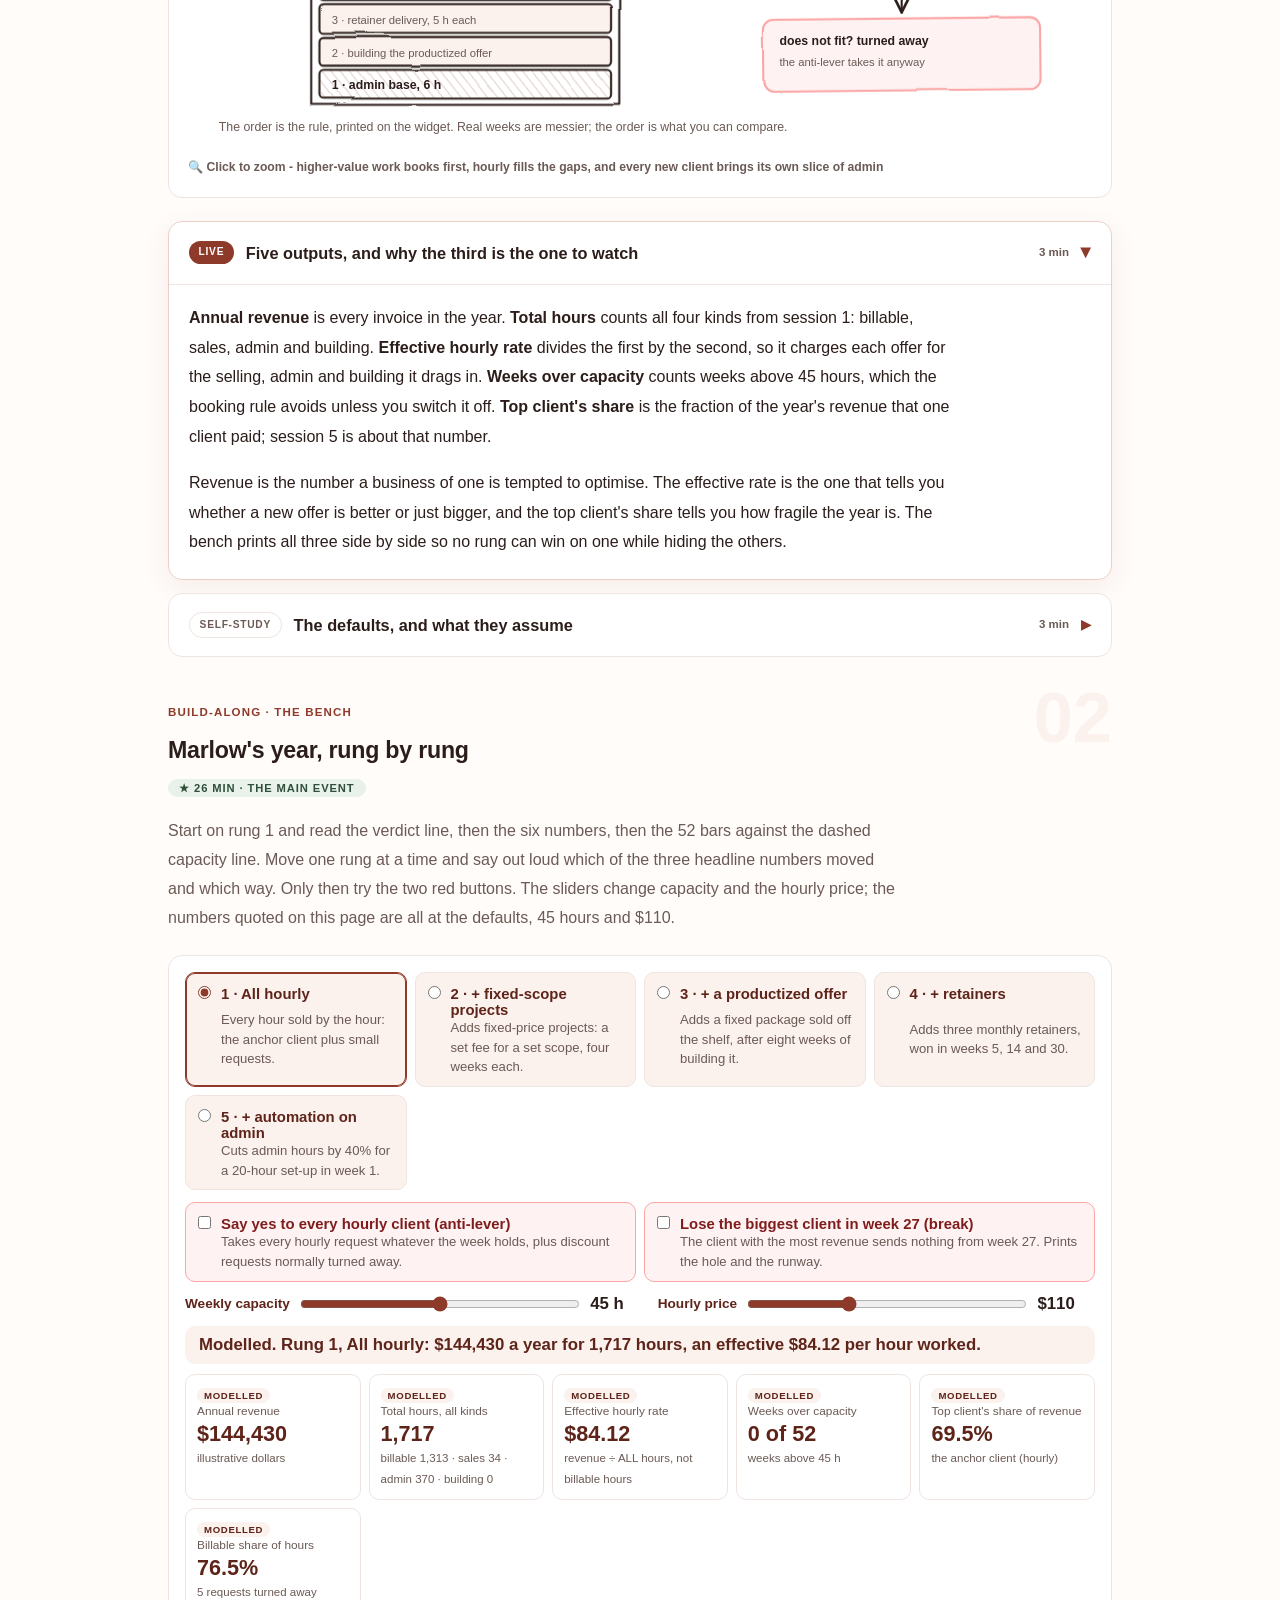
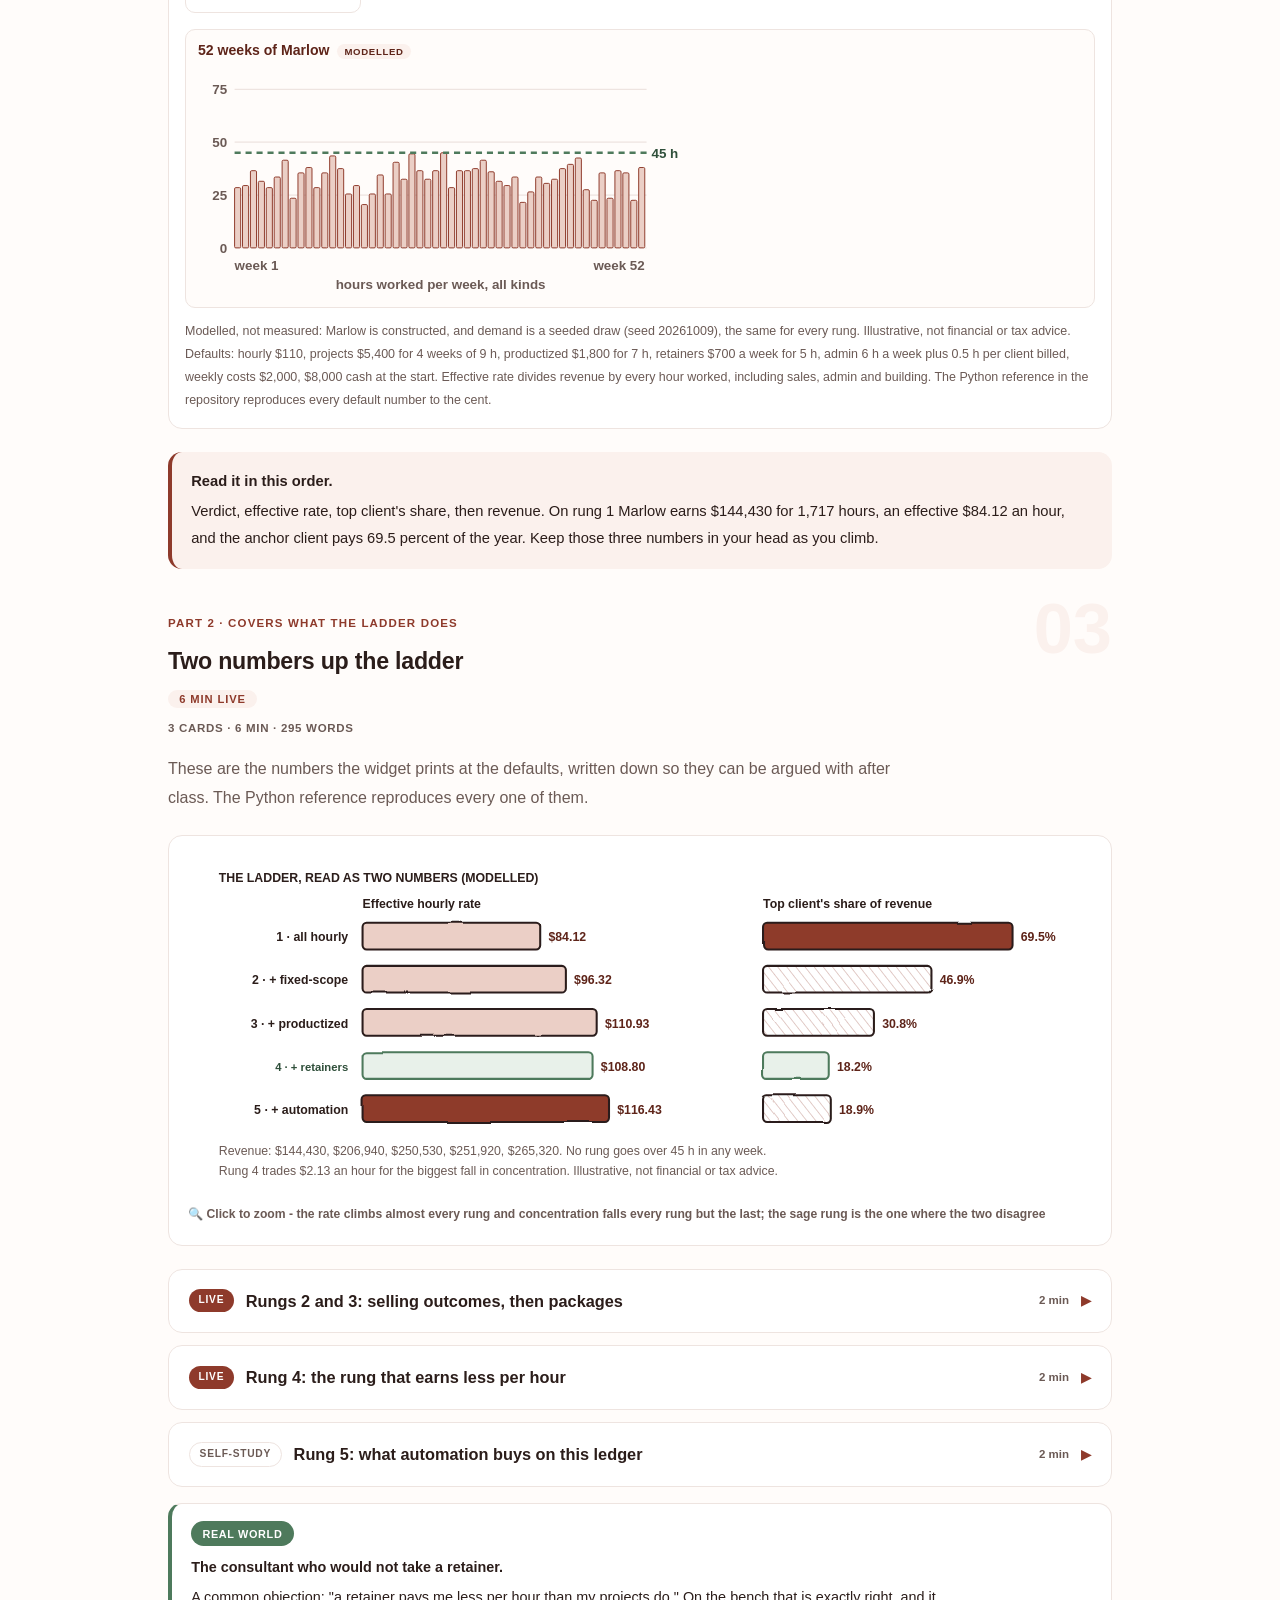
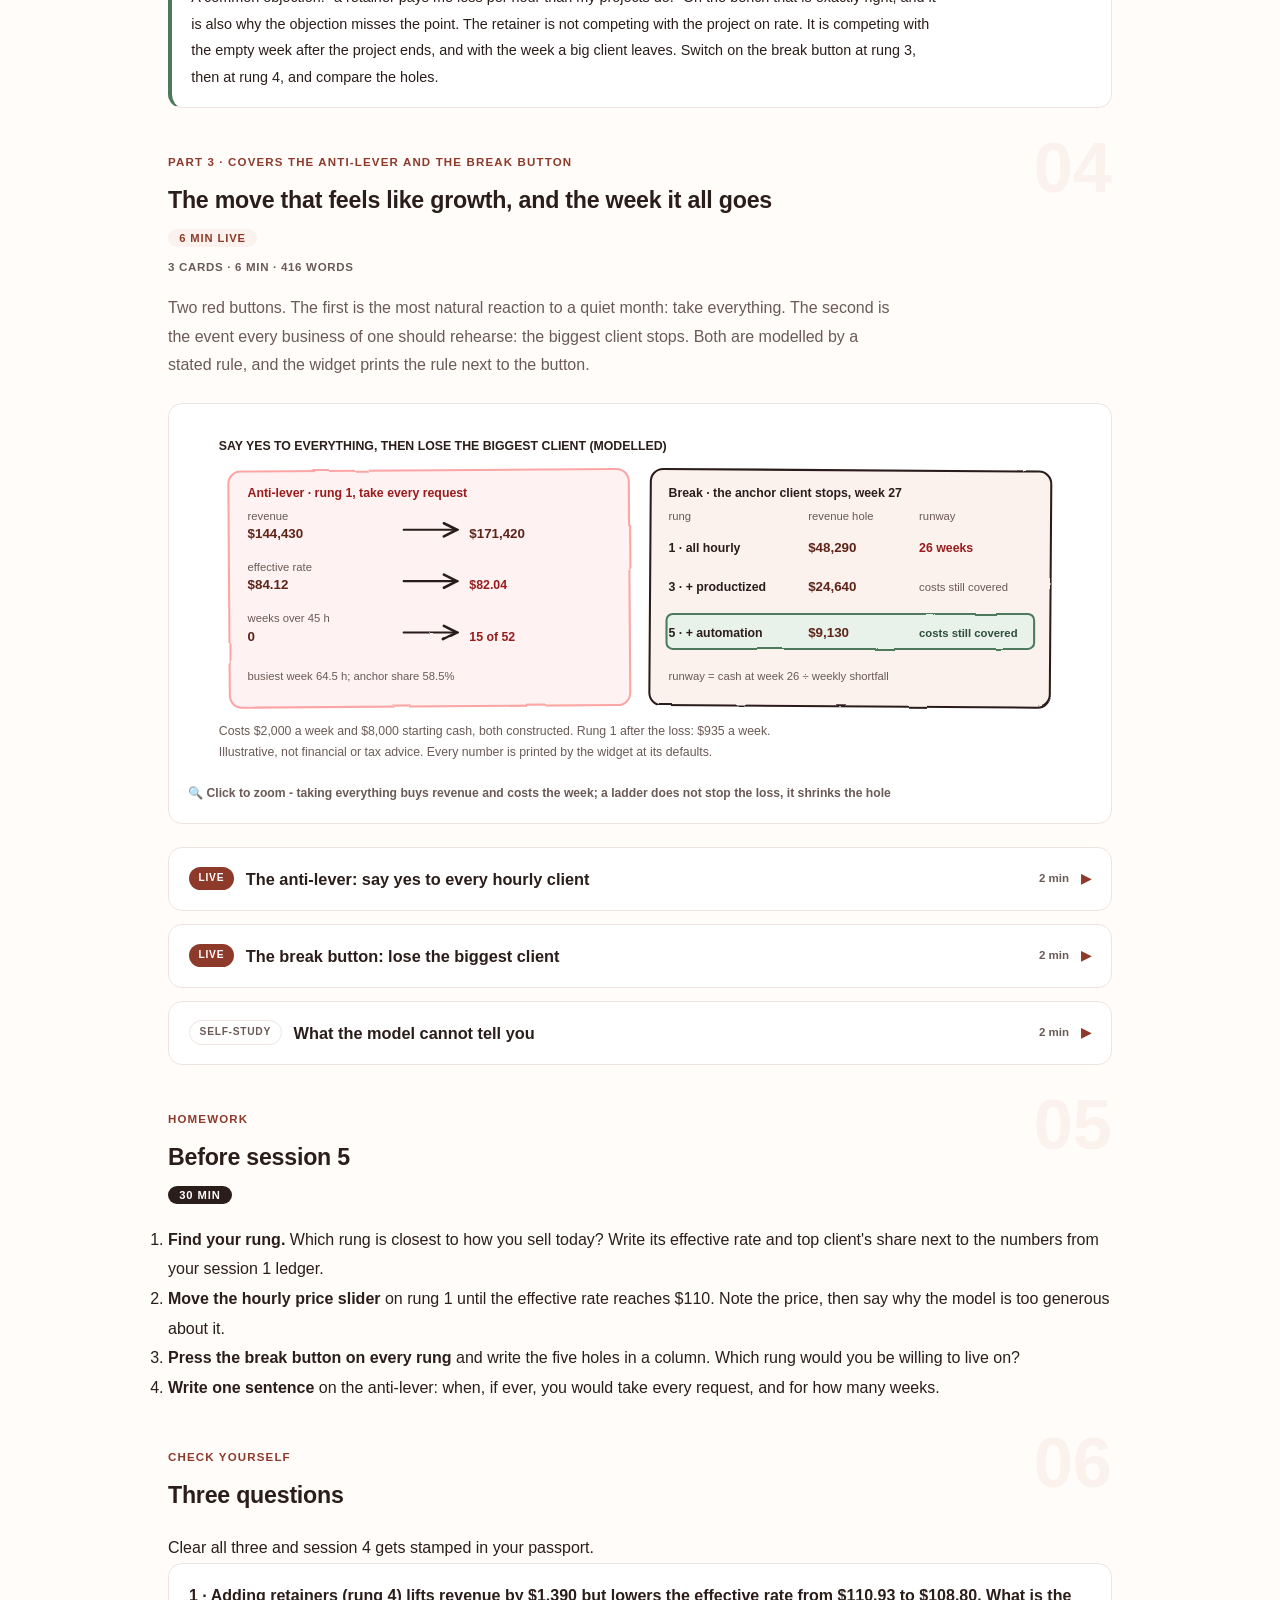
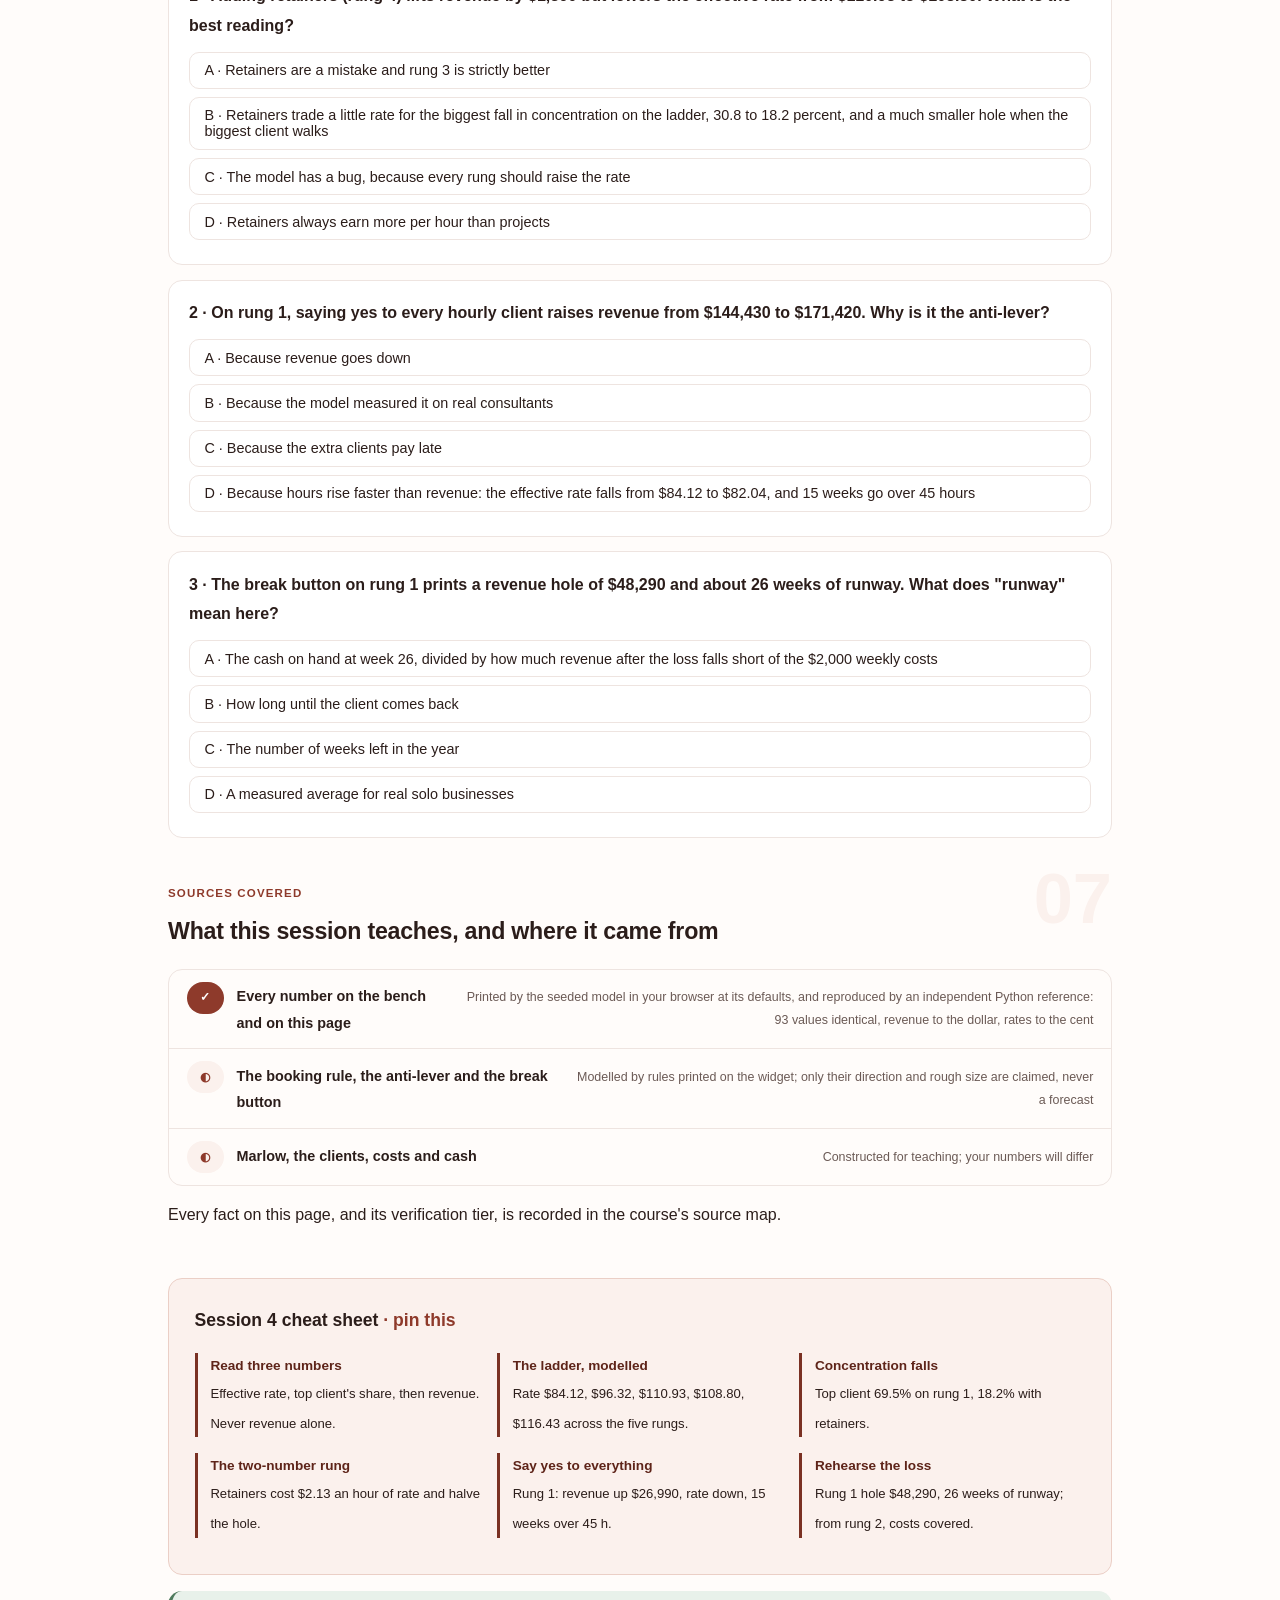
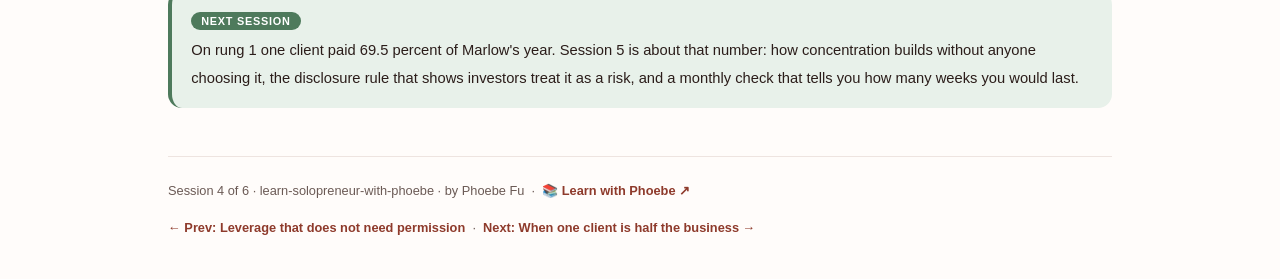
<file: courses/04-the-capacity-bench.html>
<!DOCTYPE html>
<html lang="en">
<head>
<meta charset="UTF-8">
<meta name="viewport" content="width=device-width, initial-scale=1.0">
<!-- social:start -->
<meta name="description" content="Session 4 of 6. Marlow's capacity ledger: a seeded 52-week model of a constructed solo consultant, run in your browser. Climb the offer ladder from all hourly to retainers and automation, watch the effective rate and client concentration move, then say yes to every hourly client and lose the biggest one in week 27.">
<meta property="og:type" content="article">
<meta property="og:site_name" content="Learn with Phoebe">
<meta property="og:title" content="The capacity bench - learn solopreneur with phoebe">
<meta property="og:description" content="Session 4 of 6. 52 modelled weeks, five rungs, one anti-lever and a break button. Every number printed by the widget, every number labelled modelled.">
<meta property="og:url" content="https://phoebefu6.github.io/learn-solopreneur-with-phoebe/courses/04-the-capacity-bench.html">
<meta property="og:image" content="https://phoebefu6.github.io/learn-solopreneur-with-phoebe/assets/og-cover.png">
<meta property="og:image:width" content="1200">
<meta property="og:image:height" content="630">
<meta name="twitter:card" content="summary_large_image">
<meta name="twitter:title" content="The capacity bench - learn solopreneur with phoebe">
<meta name="twitter:description" content="Session 4 of 6. A year of a one-person company, modelled in your browser.">
<meta name="twitter:image" content="https://phoebefu6.github.io/learn-solopreneur-with-phoebe/assets/og-cover.png">
<!-- social:end -->
<title>Session 4 · The capacity bench - learn solopreneur with phoebe</title>
<link rel="stylesheet" href="../assets/style.css?v=20">
</head>
<body>

<div class="toolbar">
  <div class="wrap">
    <span class="crumb"><a href="../index.html">learn-solopreneur-with-phoebe</a> / Session 4 of 6</span>
    <button class="btn" id="toggle-all" type="button">Expand all</button>
    <button class="btn primary" id="zoom-toggle" type="button">Projector zoom: off</button>
  </div>
</div>

<header class="masthead">
  <div class="wrap">
    <div class="eyebrow">Learn Solopreneur with Phoebe · Session 4 of 6</div>
    <h1>The <span class="accent">capacity</span> bench</h1>
    <p class="sub">Sessions 1 to 3 argued that a business of one hits a ceiling made of hours, that some offers sell something other than hours, and that leverage moves work off the clock. Tonight the argument runs. Marlow's year is a seeded 52-week model in this page: demand arrives every week, a stated booking rule decides what Marlow takes on inside 45 hours, and the page prints revenue, every hour by kind, the effective rate, the weeks over capacity and how much of the year one client paid for. You climb the ladder rung by rung, then try the move that feels like growth, then take away the biggest client in week 27 and see what is left.</p>
    <div class="chip-row">
      <span class="chip level">🔴 Bench night</span>
      <span class="chip audience">Bring your session 1 ledger</span>
      <span class="chip audience">No code tonight, all clicking</span>
      <span class="chip time">45 min</span>
    </div>
    <div class="agenda">
      <span class="a1" style="flex:1">0-3 · Welcome</span>
      <span class="a2" style="flex:2">3-12 · How the model books a week</span>
      <span class="a3" style="flex:6">12-38 · The bench, rung by rung</span>
      <span class="a4" style="flex:2">38-45 · Limits, and Q&amp;A</span>
    </div>
  </div>
</header>

<main class="wrap">

  <section class="section" id="intro">
    <div class="section-kicker">
      <span class="klabel">Part 0</span>
      <h2>Where we start</h2>
    </div>
    <p class="lede">Nothing on this bench happened. Marlow is constructed, and the year is a model: the same seeded draw of demand every time, so the only thing that changes between rungs is what Marlow sells. That makes the bench good for comparing ways of running a business of one, and useless for predicting yours. Every number carries a "modelled" tag, and an independent Python run reproduces every default number on this page to the cent. Illustrative, not financial or tax advice.</p>

    <div class="legend">
      <span class="pill">🎫 Clear all three quiz questions to stamp your passport</span>
      <span class="pill">modelled = printed by the seeded model, not measured</span>
      <span class="pill">anti-lever and break = the two red buttons</span>
    </div>

    <div class="callout win">
      <p><strong>★ What you walk out with tonight.</strong> The modelled shape of the offer ladder, read as two numbers at once, effective rate and client concentration; why one rung earns less per hour and is still worth having; what saying yes to every hourly request does to a year; and how many weeks of runway each rung leaves when the biggest client walks.</p>
    </div>
  </section>

  <section class="section" id="part-1">
    <div class="section-kicker">
      <span class="klabel">Part 1 · covers how the model books a week</span>
      <h2>A 45-hour bucket, filled in a fixed order</h2>
      <span class="tag concept">6 min live</span>
    </div>
    <p class="lede">Each modelled week starts empty. Fixed commitments go in first, then the work with the most value per hour, and hourly requests last, each only if what it needs fits in what is left. Admin is charged as a base plus a slice for every client billed that week, so taking on a new client costs hours before any work is done.</p>

    <figure class="zoomable">
      <svg viewBox="0 0 880 330" xmlns="http://www.w3.org/2000/svg" role="img" aria-label="A bucket marked 45 hours filled from the bottom in a fixed order: admin base of 6 hours, product building, retainer delivery, project delivery, productized units, the anchor client's hours, then small hourly requests. A small request on the right is held over the bucket with a test: its hours plus half an hour of sales plus half an hour of admin for a new client must fit, or it is turned away. The anchor client is highlighted in sage as the only request allowed to fit partly.">
        <defs>
          <filter id="s4aSk" x="-3%" y="-3%" width="106%" height="106%"><feTurbulence type="fractalNoise" baseFrequency="0.02" numOctaves="2" seed="43" result="n"/><feDisplacementMap in="SourceGraphic" in2="n" scale="2.4" xChannelSelector="R" yChannelSelector="G"/></filter>
          <pattern id="s4aHc" patternUnits="userSpaceOnUse" width="7" height="7" patternTransform="rotate(-38)"><line x1="0" y1="0" x2="0" y2="7" stroke="#8E3A2B" stroke-width="1" opacity=".5"/></pattern>
          <marker id="s4aAr" viewBox="0 0 10 10" refX="9" refY="5" markerWidth="8" markerHeight="8" orient="auto"><path d="M1 1 L9 5 L1 9" fill="none" stroke="#2B1D1A" stroke-width="1.6" stroke-linecap="round"/></marker>
        </defs>
        <style>
          .s4aH { font: 800 12px Inter, sans-serif; fill: #2B1D1A; }
          .s4aL { font: 600 12px Inter, sans-serif; fill: #2B1D1A; }
          .s4aS { font: 400 11px Inter, sans-serif; fill: #6B5A55; }
          .s4aB { font: 800 11px Inter, sans-serif; fill: #2F4F3A; }
          .s4aA { font: 700 11px Inter, sans-serif; fill: #8E3A2B; }
          .s4aN { font: 400 12px Inter, sans-serif; fill: #6B5A55; }
        </style>

        <text class="s4aH" x="30" y="26">HOW ONE MODELLED WEEK GETS BOOKED</text>

        <g filter="url(#s4aSk)" fill="none" stroke="#2B1D1A" stroke-width="2" stroke-linecap="round" stroke-linejoin="round">
          <path d="M120 52 L120 290 L420 290 L420 52"/>
          <path d="M108 60 L432 60" stroke="#8E3A2B" stroke-dasharray="6 4"/>
          <rect x="128" y="256" width="284" height="28" rx="4" fill="url(#s4aHc)"/>
          <rect x="128" y="224" width="284" height="28" rx="4" fill="#FBF1ED"/>
          <rect x="128" y="192" width="284" height="28" rx="4" fill="#FBF1ED"/>
          <rect x="128" y="160" width="284" height="28" rx="4" fill="#FBF1ED"/>
          <rect x="128" y="128" width="284" height="28" rx="4" fill="#FBF1ED"/>
          <rect x="128" y="96" width="284" height="28" rx="4" fill="#E8F1EA" stroke="#4E7A5C"/>
          <rect x="128" y="66" width="284" height="26" rx="4" fill="#FFFFFF" stroke-dasharray="4 3"/>
          <rect x="560" y="70" width="270" height="110" rx="10" transform="rotate(0.6 695 125)" fill="#FFFFFF"/>
          <path d="M552 104 C510 96 470 90 438 84" marker-end="url(#s4aAr)"/>
          <rect x="560" y="206" width="270" height="70" rx="10" transform="rotate(-0.6 695 241)" fill="#FEF2F2" stroke="#FCA5A5"/>
          <path d="M695 186 L695 200" marker-end="url(#s4aAr)"/>
        </g>

        <text class="s4aA" x="444" y="64">45 h capacity</text>
        <text class="s4aL" x="140" y="275">1 · admin base, 6 h</text>
        <text class="s4aS" x="140" y="243">2 · building the productized offer</text>
        <text class="s4aS" x="140" y="211">3 · retainer delivery, 5 h each</text>
        <text class="s4aS" x="140" y="179">4 · project delivery, 9 h each</text>
        <text class="s4aS" x="140" y="147">5 · productized units, 7 h each</text>
        <text class="s4aB" x="140" y="115">6 · anchor client, may fit partly</text>
        <text class="s4aS" x="140" y="84">7 · small hourly requests</text>

        <text class="s4aL" x="576" y="94">A small request: 6 h</text>
        <text class="s4aS" x="576" y="114">needs 6 h work + 0.5 h sales</text>
        <text class="s4aS" x="576" y="132">+ 0.5 h admin if a new client</text>
        <text class="s4aL" x="576" y="158">fits in what is left? take it</text>
        <text class="s4aL" x="576" y="232">does not fit? turned away</text>
        <text class="s4aS" x="576" y="252">the anti-lever takes it anyway</text>

        <text class="s4aN" x="30" y="316">The order is the rule, printed on the widget. Real weeks are messier; the order is what you can compare.</text>
      </svg>
      <figcaption>🔍 Click to zoom - higher-value work books first, hourly fills the gaps, and every new client brings its own slice of admin</figcaption>
    </figure>

    <details class="card" open>
      <summary><span class="mode live">Live</span>Five outputs, and why the third is the one to watch<span class="mini">3 min</span><span class="caret">▶</span></summary>
      <div class="body">
        <p><strong>Annual revenue</strong> is every invoice in the year. <strong>Total hours</strong> counts all four kinds from session 1: billable, sales, admin and building. <strong>Effective hourly rate</strong> divides the first by the second, so it charges each offer for the selling, admin and building it drags in. <strong>Weeks over capacity</strong> counts weeks above 45 hours, which the booking rule avoids unless you switch it off. <strong>Top client's share</strong> is the fraction of the year's revenue that one client paid; session 5 is about that number.</p>
        <p>Revenue is the number a business of one is tempted to optimise. The effective rate is the one that tells you whether a new offer is better or just bigger, and the top client's share tells you how fragile the year is. The bench prints all three side by side so no rung can win on one while hiding the others.</p>
      </div>
    </details>

    <details class="card">
      <summary><span class="mode self">Self-study</span>The defaults, and what they assume<span class="mini">3 min</span><span class="caret">▶</span></summary>
      <div class="body">
        <p>Hourly work is $110 an hour. The anchor client asks for 14 to 22 hours a week; zero to three small requests of four to eight hours arrive each week from six small clients. A fixed-scope project is $5,400 for four weeks of nine hours, takes five hours to win, and Marlow runs at most two at once. The productized offer is $1,800 for seven hours of delivery and one of sales, after eight weeks of building it at eight hours a week; it sells up to two a week from week 9. Retainers are $700 a week for five hours, take eight hours to win, and are won in weeks 5, 14 and 30. Admin is six hours a week plus half an hour per client billed. Automation cuts admin by 40 percent for a 20-hour set-up in week 1. Weekly costs are $2,000 and Marlow starts with $8,000 of cash.</p>
        <p>The biggest assumption is that demand does not respond to anything Marlow does: the same requests arrive whatever the price and whatever else Marlow sells. That makes rungs comparable and is plainly false about any real market. Price response belongs to <a href="https://phoebefu6.github.io/learn-economics-with-phoebe/">Economics ↗</a>.</p>
      </div>
    </details>
  </section>

  <section class="section" id="bench">
    <div class="section-kicker">
      <span class="klabel">Build-along · the bench</span>
      <h2>Marlow's year, rung by rung</h2>
      <span class="tag demo">★ 26 min · the main event</span>
    </div>
    <p class="lede">Start on rung 1 and read the verdict line, then the six numbers, then the 52 bars against the dashed capacity line. Move one rung at a time and say out loud which of the three headline numbers moved and which way. Only then try the two red buttons. The sliders change capacity and the hourly price; the numbers quoted on this page are all at the defaults, 45 hours and $110.</p>

    <div id="capacity-bench"></div>

    <div class="callout tip">
      <p><strong>Read it in this order.</strong> Verdict, effective rate, top client's share, then revenue. On rung 1 Marlow earns $144,430 for 1,717 hours, an effective $84.12 an hour, and the anchor client pays 69.5 percent of the year. Keep those three numbers in your head as you climb.</p>
    </div>
  </section>

  <section class="section" id="part-2">
    <div class="section-kicker">
      <span class="klabel">Part 2 · covers what the ladder does</span>
      <h2>Two numbers up the ladder</h2>
      <span class="tag concept">6 min live</span>
    </div>
    <p class="lede">These are the numbers the widget prints at the defaults, written down so they can be argued with after class. The Python reference reproduces every one of them.</p>

    <figure class="zoomable">
      <svg viewBox="0 0 880 330" xmlns="http://www.w3.org/2000/svg" role="img" aria-label="Two bar charts across the five rungs, modelled. Left, effective hourly rate: all hourly 84.12 dollars, plus fixed-scope 96.32, plus productized 110.93, plus retainers 108.80, plus automation 116.43. Right, the top client's share of revenue: 69.5 percent, 46.9, 30.8, 18.2 and 18.9. The retainer rung is highlighted in sage: its rate dips while its concentration falls the most.">
        <defs>
          <filter id="s4bSk" x="-3%" y="-3%" width="106%" height="106%"><feTurbulence type="fractalNoise" baseFrequency="0.02" numOctaves="2" seed="47" result="n"/><feDisplacementMap in="SourceGraphic" in2="n" scale="2.4" xChannelSelector="R" yChannelSelector="G"/></filter>
          <pattern id="s4bHc" patternUnits="userSpaceOnUse" width="7" height="7" patternTransform="rotate(-38)"><line x1="0" y1="0" x2="0" y2="7" stroke="#8E3A2B" stroke-width="1" opacity=".5"/></pattern>
        </defs>
        <style>
          .s4bH { font: 800 12px Inter, sans-serif; fill: #2B1D1A; }
          .s4bL { font: 600 12px Inter, sans-serif; fill: #2B1D1A; }
          .s4bS { font: 400 11px Inter, sans-serif; fill: #6B5A55; }
          .s4bB { font: 800 11px Inter, sans-serif; fill: #2F4F3A; }
          .s4bV { font: 800 12px Inter, sans-serif; fill: #5E2419; }
          .s4bN { font: 400 12px Inter, sans-serif; fill: #6B5A55; }
        </style>

        <text class="s4bH" x="30" y="26">THE LADDER, READ AS TWO NUMBERS (MODELLED)</text>
        <text class="s4bL" x="170" y="52">Effective hourly rate</text>
        <text class="s4bL" x="560" y="52">Top client's share of revenue</text>

        <g filter="url(#s4bSk)" fill="none" stroke="#2B1D1A" stroke-width="2" stroke-linecap="round" stroke-linejoin="round">
          <rect x="170" y="66" width="173" height="26" rx="4" fill="#EBCFC6"/>
          <rect x="170" y="108" width="198" height="26" rx="4" fill="#EBCFC6"/>
          <rect x="170" y="150" width="228" height="26" rx="4" fill="#EBCFC6"/>
          <rect x="170" y="192" width="224" height="26" rx="4" fill="#E8F1EA" stroke="#4E7A5C"/>
          <rect x="170" y="234" width="240" height="26" rx="4" fill="#8E3A2B"/>
          <rect x="560" y="66" width="243" height="26" rx="4" fill="#8E3A2B"/>
          <rect x="560" y="108" width="164" height="26" rx="4" fill="url(#s4bHc)"/>
          <rect x="560" y="150" width="108" height="26" rx="4" fill="url(#s4bHc)"/>
          <rect x="560" y="192" width="64" height="26" rx="4" fill="#E8F1EA" stroke="#4E7A5C"/>
          <rect x="560" y="234" width="66" height="26" rx="4" fill="url(#s4bHc)"/>
        </g>

        <text class="s4bL" x="156" y="84" text-anchor="end">1 · all hourly</text>
        <text class="s4bL" x="156" y="126" text-anchor="end">2 · + fixed-scope</text>
        <text class="s4bL" x="156" y="168" text-anchor="end">3 · + productized</text>
        <text class="s4bB" x="156" y="210" text-anchor="end">4 · + retainers</text>
        <text class="s4bL" x="156" y="252" text-anchor="end">5 · + automation</text>
        <text class="s4bV" x="351" y="84">$84.12</text>
        <text class="s4bV" x="376" y="126">$96.32</text>
        <text class="s4bV" x="406" y="168">$110.93</text>
        <text class="s4bV" x="402" y="210">$108.80</text>
        <text class="s4bV" x="418" y="252">$116.43</text>
        <text class="s4bV" x="811" y="84">69.5%</text>
        <text class="s4bV" x="732" y="126">46.9%</text>
        <text class="s4bV" x="676" y="168">30.8%</text>
        <text class="s4bV" x="632" y="210">18.2%</text>
        <text class="s4bV" x="634" y="252">18.9%</text>

        <text class="s4bN" x="30" y="292">Revenue: $144,430, $206,940, $250,530, $251,920, $265,320. No rung goes over 45 h in any week.</text>
        <text class="s4bN" x="30" y="312">Rung 4 trades $2.13 an hour for the biggest fall in concentration. Illustrative, not financial or tax advice.</text>
      </svg>
      <figcaption>🔍 Click to zoom - the rate climbs almost every rung and concentration falls every rung but the last; the sage rung is the one where the two disagree</figcaption>
    </figure>

    <details class="card">
      <summary><span class="mode live">Live</span>Rungs 2 and 3: selling outcomes, then packages<span class="mini">2 min</span><span class="caret">▶</span></summary>
      <div class="body">
        <p>Adding fixed-scope projects takes revenue from $144,430 to $206,940 and the effective rate from $84.12 to $96.32. Projects fill the idle hours that hourly demand left empty, at $150 for each delivery hour, and they spread revenue across more clients: the anchor client's share falls from 69.5 to 46.9 percent. Adding the productized offer costs 64 hours of building in weeks 1 to 8 and earns nothing in those weeks, yet by year end revenue is $250,530 and the rate $110.93, the first rung above the $110 list price. A package sold off the shelf earns more per hour than the hour it replaces because its sales and scoping were done once, not per client.</p>
      </div>
    </details>

    <details class="card">
      <summary><span class="mode live">Live</span>Rung 4: the rung that earns less per hour<span class="mini">2 min</span><span class="caret">▶</span></summary>
      <div class="body">
        <p>Retainers add $1,390 of revenue over rung 3 and lower the effective rate from $110.93 to $108.80, because they book before projects and productized units and displace some of that higher-value work. On rate alone, rung 4 is a step back. On concentration it is the biggest step forward: the top client's share falls from 30.8 to 18.2 percent, and the revenue lost when that client walks halves. A retainer sells access, and access is predictable. Whether that is worth $2.13 an hour depends on how much you value a calmer year, which no model can say for you.</p>
      </div>
    </details>

    <details class="card">
      <summary><span class="mode self">Self-study</span>Rung 5: what automation buys on this ledger<span class="mini">2 min</span><span class="caret">▶</span></summary>
      <div class="body">
        <p>Cutting admin by 40 percent for 20 hours of set-up takes admin from 434.5 to 263.7 hours and the rate to $116.43. Notice where the freed hours went: billable hours rose from 1,689 to 1,794, because the booking rule refilled them with work that had been turned away. Automation did not shorten Marlow's year much; it converted unpaid hours into paid ones. How to build the automations is taught in <a href="https://phoebefu6.github.io/learn-automation-with-phoebe/">Automation ↗</a>; here they are only hours moved on the ledger.</p>
      </div>
    </details>

    <div class="callout example">
      <span class="ex-pill">Real world</span>
      <p><strong>The consultant who would not take a retainer.</strong> A common objection: "a retainer pays me less per hour than my projects do." On the bench that is exactly right, and it is also why the objection misses the point. The retainer is not competing with the project on rate. It is competing with the empty week after the project ends, and with the week a big client leaves. Switch on the break button at rung 3, then at rung 4, and compare the holes.</p>
    </div>
  </section>

  <section class="section" id="part-3">
    <div class="section-kicker">
      <span class="klabel">Part 3 · covers the anti-lever and the break button</span>
      <h2>The move that feels like growth, and the week it all goes</h2>
      <span class="tag concept">6 min live</span>
    </div>
    <p class="lede">Two red buttons. The first is the most natural reaction to a quiet month: take everything. The second is the event every business of one should rehearse: the biggest client stops. Both are modelled by a stated rule, and the widget prints the rule next to the button.</p>

    <figure class="zoomable">
      <svg viewBox="0 0 880 340" xmlns="http://www.w3.org/2000/svg" role="img" aria-label="Two panels, modelled. Left, the anti-lever on rung 1, saying yes to every hourly client: revenue 144,430 to 171,420 dollars, effective rate 84.12 to 82.04 dollars, weeks over capacity 0 to 15. Right, the break button, losing the anchor client in week 27: rung 1 loses 48,290 dollars of revenue and has 26 weeks of runway; rung 3 loses 24,640 dollars and still covers costs; rung 5 loses 9,130 dollars and still covers costs.">
        <defs>
          <filter id="s4cSk" x="-3%" y="-3%" width="106%" height="106%"><feTurbulence type="fractalNoise" baseFrequency="0.02" numOctaves="2" seed="53" result="n"/><feDisplacementMap in="SourceGraphic" in2="n" scale="2.4" xChannelSelector="R" yChannelSelector="G"/></filter>
          <marker id="s4cAr" viewBox="0 0 10 10" refX="9" refY="5" markerWidth="8" markerHeight="8" orient="auto"><path d="M1 1 L9 5 L1 9" fill="none" stroke="#2B1D1A" stroke-width="1.6" stroke-linecap="round"/></marker>
        </defs>
        <style>
          .s4cH { font: 800 12px Inter, sans-serif; fill: #2B1D1A; }
          .s4cL { font: 600 12px Inter, sans-serif; fill: #2B1D1A; }
          .s4cS { font: 400 11px Inter, sans-serif; fill: #6B5A55; }
          .s4cR { font: 800 12px Inter, sans-serif; fill: #991B1B; }
          .s4cB { font: 800 11px Inter, sans-serif; fill: #2F4F3A; }
          .s4cV { font: 800 13px Inter, sans-serif; fill: #5E2419; }
          .s4cN { font: 400 12px Inter, sans-serif; fill: #6B5A55; }
        </style>

        <text class="s4cH" x="30" y="26">SAY YES TO EVERYTHING, THEN LOSE THE BIGGEST CLIENT (MODELLED)</text>

        <g filter="url(#s4cSk)" fill="none" stroke="#2B1D1A" stroke-width="2" stroke-linecap="round" stroke-linejoin="round">
          <rect x="40" y="46" width="390" height="230" rx="12" transform="rotate(-0.4 235 161)" fill="#FEF2F2" stroke="#FCA5A5"/>
          <rect x="450" y="46" width="390" height="230" rx="12" transform="rotate(0.4 645 161)" fill="#FBF1ED"/>
          <path d="M210 104 L262 104" marker-end="url(#s4cAr)"/>
          <path d="M210 154 L262 154" marker-end="url(#s4cAr)"/>
          <path d="M210 204 L262 204" marker-end="url(#s4cAr)"/>
          <rect x="466" y="186" width="358" height="34" rx="6" fill="#E8F1EA" stroke="#4E7A5C"/>
        </g>

        <text class="s4cR" x="58" y="72">Anti-lever · rung 1, take every request</text>
        <text class="s4cS" x="58" y="94">revenue</text>
        <text class="s4cV" x="58" y="112">$144,430</text>
        <text class="s4cV" x="274" y="112">$171,420</text>
        <text class="s4cS" x="58" y="144">effective rate</text>
        <text class="s4cV" x="58" y="162">$84.12</text>
        <text class="s4cR" x="274" y="162">$82.04</text>
        <text class="s4cS" x="58" y="194">weeks over 45 h</text>
        <text class="s4cV" x="58" y="212">0</text>
        <text class="s4cR" x="274" y="212">15 of 52</text>
        <text class="s4cS" x="58" y="250">busiest week 64.5 h; anchor share 58.5%</text>

        <text class="s4cH" x="468" y="72">Break · the anchor client stops, week 27</text>
        <text class="s4cS" x="468" y="94">rung</text>
        <text class="s4cS" x="604" y="94">revenue hole</text>
        <text class="s4cS" x="712" y="94">runway</text>
        <text class="s4cL" x="468" y="126">1 · all hourly</text>
        <text class="s4cV" x="604" y="126">$48,290</text>
        <text class="s4cR" x="712" y="126">26 weeks</text>
        <text class="s4cL" x="468" y="164">3 · + productized</text>
        <text class="s4cV" x="604" y="164">$24,640</text>
        <text class="s4cS" x="712" y="164">costs still covered</text>
        <text class="s4cL" x="468" y="208">5 · + automation</text>
        <text class="s4cV" x="604" y="208">$9,130</text>
        <text class="s4cB" x="712" y="208">costs still covered</text>
        <text class="s4cS" x="468" y="250">runway = cash at week 26 ÷ weekly shortfall</text>

        <text class="s4cN" x="30" y="304">Costs $2,000 a week and $8,000 starting cash, both constructed. Rung 1 after the loss: $935 a week.</text>
        <text class="s4cN" x="30" y="324">Illustrative, not financial or tax advice. Every number is printed by the widget at its defaults.</text>
      </svg>
      <figcaption>🔍 Click to zoom - taking everything buys revenue and costs the week; a ladder does not stop the loss, it shrinks the hole</figcaption>
    </figure>

    <details class="card">
      <summary><span class="mode live">Live</span>The anti-lever: say yes to every hourly client<span class="mini">2 min</span><span class="caret">▶</span></summary>
      <div class="body">
        <p><strong>The rule:</strong> every hourly request is taken whatever the week already holds, and so are discount requests at $85 an hour that the normal rule turns away. On rung 1, revenue rises from $144,430 to $171,420, but hours rise faster, from 1,717 to 2,089.5, so the effective rate falls from $84.12 to $82.04. Fifteen weeks go over 45 hours and the busiest reaches 64.5. Every new small client brings its own sales and admin slice, which is why the extra revenue earns less than the existing work.</p>
        <p><strong>The honest nuance:</strong> on rung 1 the revenue gain is real, about $27,000, and in a cash emergency it can be the right call for a quarter. On rung 5 the same button lifts revenue from $265,320 to $385,370, which looks spectacular until you read the hours: 3,536.4 in the year, 68 a week on average, 50 weeks over capacity, and a rate down from $116.43 to $108.97. The model has no burnout, no quality loss and no clients who notice. Real ones do.</p>
      </div>
    </details>

    <details class="card">
      <summary><span class="mode live">Live</span>The break button: lose the biggest client<span class="mini">2 min</span><span class="caret">▶</span></summary>
      <div class="body">
        <p>A bench that can only produce good news is measuring nothing. The break button finds the client with the most revenue in the same run, which is the anchor client on every rung, and stops all its work from week 27. On rung 1 the year loses $48,290, revenue after the loss falls to $935 a week against $2,000 of weekly costs, and the cash built up by week 26 lasts about 26 weeks. From rung 2 up, what is left still covers costs, and the hole shrinks every rung: $36,850, $24,640, $11,550, $9,130.</p>
        <p>One detail is worth seeing: in the model, part of the hole refills on its own, because the hours the anchor client freed are taken by small requests that had been turned away. That is realistic, and it is also why runway, not revenue, is the number to rehearse. Session 5 turns this into a monthly check.</p>
      </div>
    </details>

    <details class="card">
      <summary><span class="mode self">Self-study</span>What the model cannot tell you<span class="mini">2 min</span><span class="caret">▶</span></summary>
      <div class="body">
        <p>Demand never responds to price or reputation. Clients never leave unless you press the button. There are no taxes, no late payers, no holidays and no illness, and Marlow works the same 52 weeks every year. Each of those would change the numbers, and some would change the order of the rungs. What survives them is the direction: selling something other than hours lifts the effective rate and spreads the risk, and taking every hour on offer does not. Treat any single number here as a picture of a mechanism, never as a forecast.</p>
      </div>
    </details>
  </section>

  <section class="section" id="exercise">
    <div class="section-kicker">
      <span class="klabel">Homework</span>
      <h2>Before session 5</h2>
      <span class="tag exercise">30 min</span>
    </div>
    <ol>
      <li><strong>Find your rung.</strong> Which rung is closest to how you sell today? Write its effective rate and top client's share next to the numbers from your session 1 ledger.</li>
      <li><strong>Move the hourly price slider</strong> on rung 1 until the effective rate reaches $110. Note the price, then say why the model is too generous about it.</li>
      <li><strong>Press the break button on every rung</strong> and write the five holes in a column. Which rung would you be willing to live on?</li>
      <li><strong>Write one sentence</strong> on the anti-lever: when, if ever, you would take every request, and for how many weeks.</li>
    </ol>
  </section>

  <section class="section" id="quiz">
    <div class="section-kicker">
      <span class="klabel">Check yourself</span>
      <h2>Three questions</h2>
    </div>
    <p>Clear all three and session 4 gets stamped in your passport.</p>

    <div class="quiz-q" data-answer="1">
      <p class="qtext">1 · Adding retainers (rung 4) lifts revenue by $1,390 but lowers the effective rate from $110.93 to $108.80. What is the best reading?</p>
      <button class="qopt" type="button">A · Retainers are a mistake and rung 3 is strictly better</button>
      <button class="qopt" type="button">B · Retainers trade a little rate for the biggest fall in concentration on the ladder, 30.8 to 18.2 percent, and a much smaller hole when the biggest client walks</button>
      <button class="qopt" type="button">C · The model has a bug, because every rung should raise the rate</button>
      <button class="qopt" type="button">D · Retainers always earn more per hour than projects</button>
      <p class="qwhy">The bench prints two numbers so a rung cannot win on one and hide the other. Rung 4 is the rung where they disagree, and the honest answer names the trade. A and D each read one number; C assumes a ladder must be monotone, which real choices are not.</p>
    </div>

    <div class="quiz-q" data-answer="3">
      <p class="qtext">2 · On rung 1, saying yes to every hourly client raises revenue from $144,430 to $171,420. Why is it the anti-lever?</p>
      <button class="qopt" type="button">A · Because revenue goes down</button>
      <button class="qopt" type="button">B · Because the model measured it on real consultants</button>
      <button class="qopt" type="button">C · Because the extra clients pay late</button>
      <button class="qopt" type="button">D · Because hours rise faster than revenue: the effective rate falls from $84.12 to $82.04, and 15 weeks go over 45 hours</button>
      <p class="qwhy">Revenue rises; that is what makes the move tempting. The rate and the week both get worse, which the bench prints. Nothing here is measured on real people (B), and late payment is not in the model (C).</p>
    </div>

    <div class="quiz-q" data-answer="0">
      <p class="qtext">3 · The break button on rung 1 prints a revenue hole of $48,290 and about 26 weeks of runway. What does "runway" mean here?</p>
      <button class="qopt" type="button">A · The cash on hand at week 26, divided by how much revenue after the loss falls short of the $2,000 weekly costs</button>
      <button class="qopt" type="button">B · How long until the client comes back</button>
      <button class="qopt" type="button">C · The number of weeks left in the year</button>
      <button class="qopt" type="button">D · A measured average for real solo businesses</button>
      <p class="qwhy">Cash at week 26 is $27,830; revenue after the loss is $935 a week against $2,000 of costs. The cash covers the shortfall for about 26 weeks. The costs and the cash are constructed, so the number illustrates a mechanism, not a benchmark.</p>
    </div>

    <p class="quiz-score"></p>
  </section>

  <section class="section" id="official">
    <div class="section-kicker">
      <span class="klabel">Sources covered</span>
      <h2>What this session teaches, and where it came from</h2>
    </div>
    <div class="covered">
      <div class="covered-row"><span class="status pill solid">✓</span><span class="name">Every number on the bench and on this page</span><span class="note">Printed by the seeded model in your browser at its defaults, and reproduced by an independent Python reference: 93 values identical, revenue to the dollar, rates to the cent</span></div>
      <div class="covered-row"><span class="status pill light">◐</span><span class="name">The booking rule, the anti-lever and the break button</span><span class="note">Modelled by rules printed on the widget; only their direction and rough size are claimed, never a forecast</span></div>
      <div class="covered-row"><span class="status pill light">◐</span><span class="name">Marlow, the clients, costs and cash</span><span class="note">Constructed for teaching; your numbers will differ</span></div>
    </div>
    <p class="mono" style="margin-top:14px">Every fact on this page, and its verification tier, is recorded in the course's source map.</p>
  </section>

  <section class="cheat" id="cheatsheet">
    <h3>Session 4 cheat sheet <span>· pin this</span></h3>
    <div class="grid-2">
      <div class="cheat-item"><b>Read three numbers</b><span>Effective rate, top client's share, then revenue. Never revenue alone.</span></div>
      <div class="cheat-item"><b>The ladder, modelled</b><span>Rate $84.12, $96.32, $110.93, $108.80, $116.43 across the five rungs.</span></div>
      <div class="cheat-item"><b>Concentration falls</b><span>Top client 69.5% on rung 1, 18.2% with retainers.</span></div>
      <div class="cheat-item"><b>The two-number rung</b><span>Retainers cost $2.13 an hour of rate and halve the hole.</span></div>
      <div class="cheat-item"><b>Say yes to everything</b><span>Rung 1: revenue up $26,990, rate down, 15 weeks over 45 h.</span></div>
      <div class="cheat-item"><b>Rehearse the loss</b><span>Rung 1 hole $48,290, 26 weeks of runway; from rung 2, costs covered.</span></div>
    </div>
  </section>

  <div class="callout next">
    <span class="nx-pill">Next session</span>
    <p>On rung 1 one client paid 69.5 percent of Marlow's year. Session 5 is about that number: how concentration builds without anyone choosing it, the disclosure rule that shows investors treat it as a risk, and a monthly check that tells you how many weeks you would last.</p>
  </div>

  <footer class="pagefoot">
    <span>Session 4 of 6 · learn-solopreneur-with-phoebe · by Phoebe Fu &nbsp;·&nbsp; 📚 <a href="https://phoebefu6.github.io/learn-with-phoebe/">Learn with Phoebe ↗</a></span>
    <span><a href="03-leverage-without-permission.html">← Prev: Leverage that does not need permission</a> &nbsp;·&nbsp; <a href="05-one-client-half-the-business.html">Next: When one client is half the business →</a></span>
  </footer>

</main>

<script src="../assets/solo-live.js?v=1"></script>
<script src="../assets/app.js?v=18"></script>
</body>
</html>
</file>
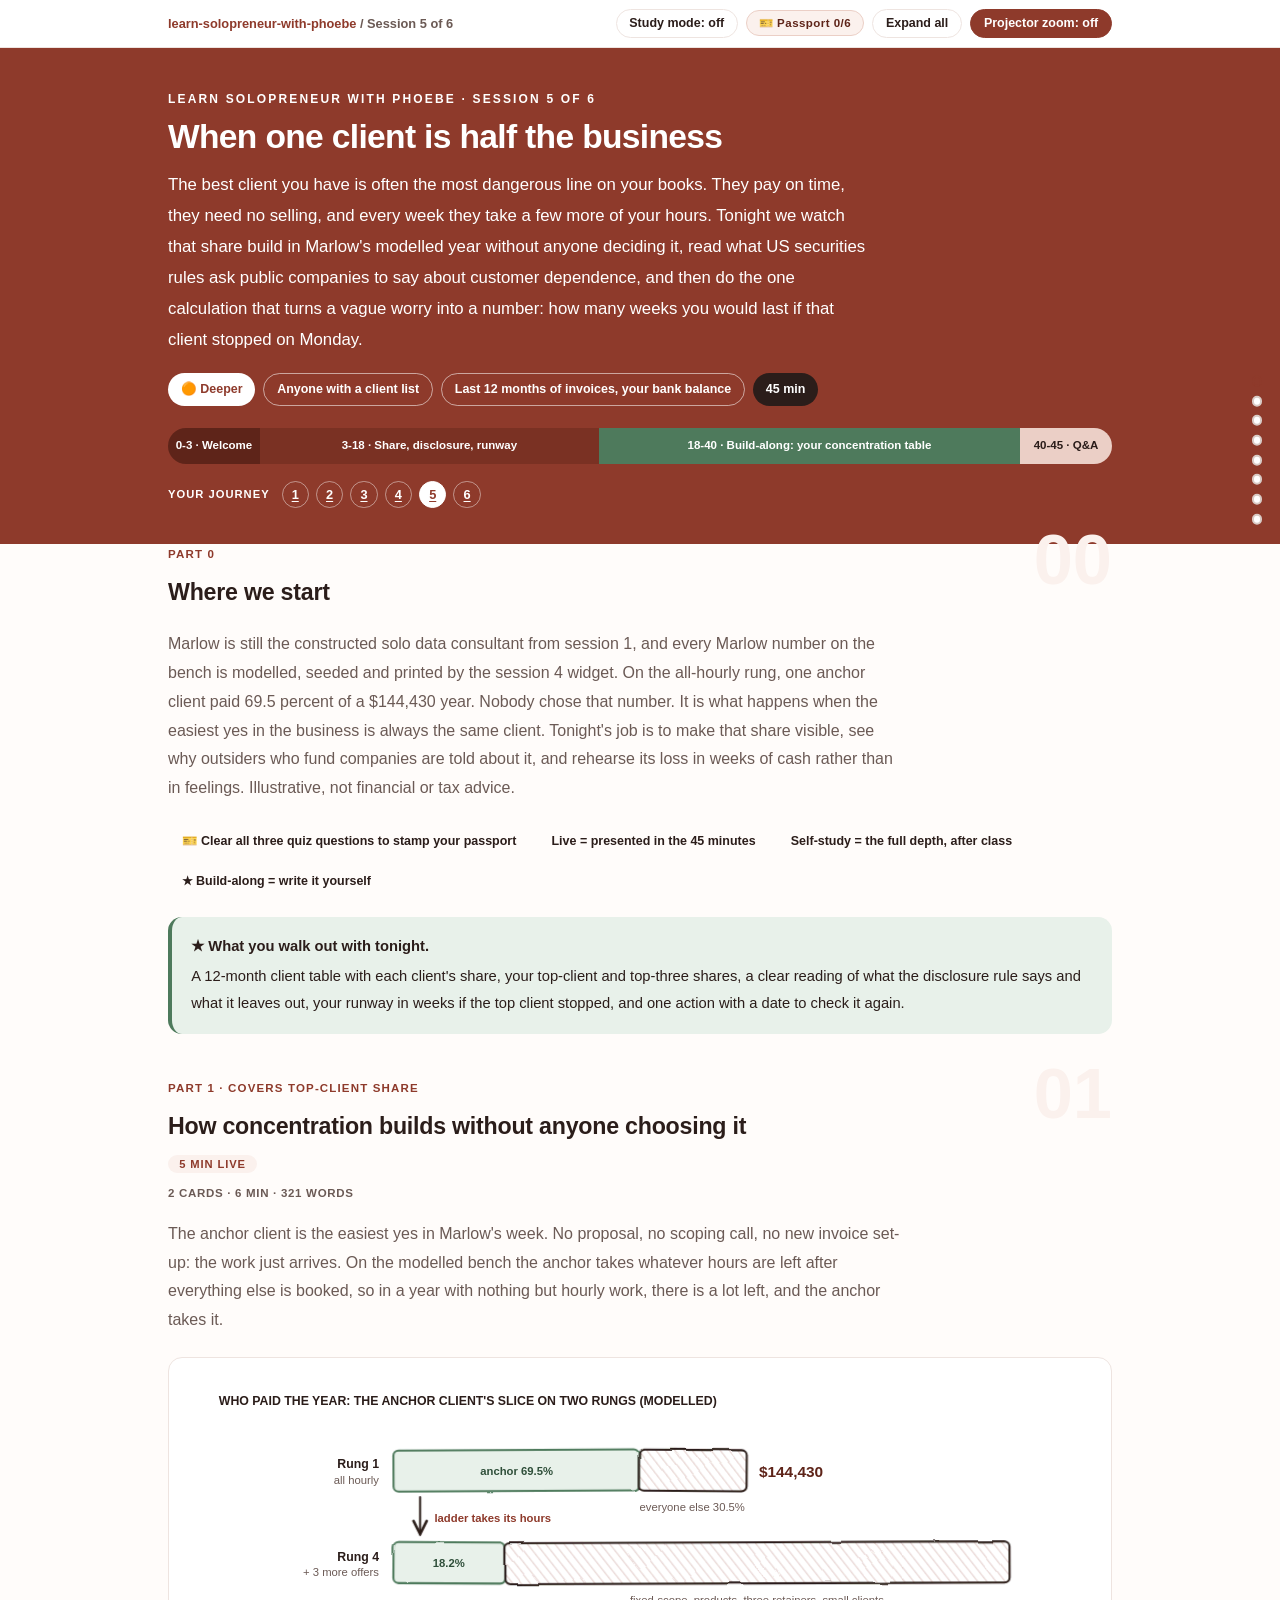
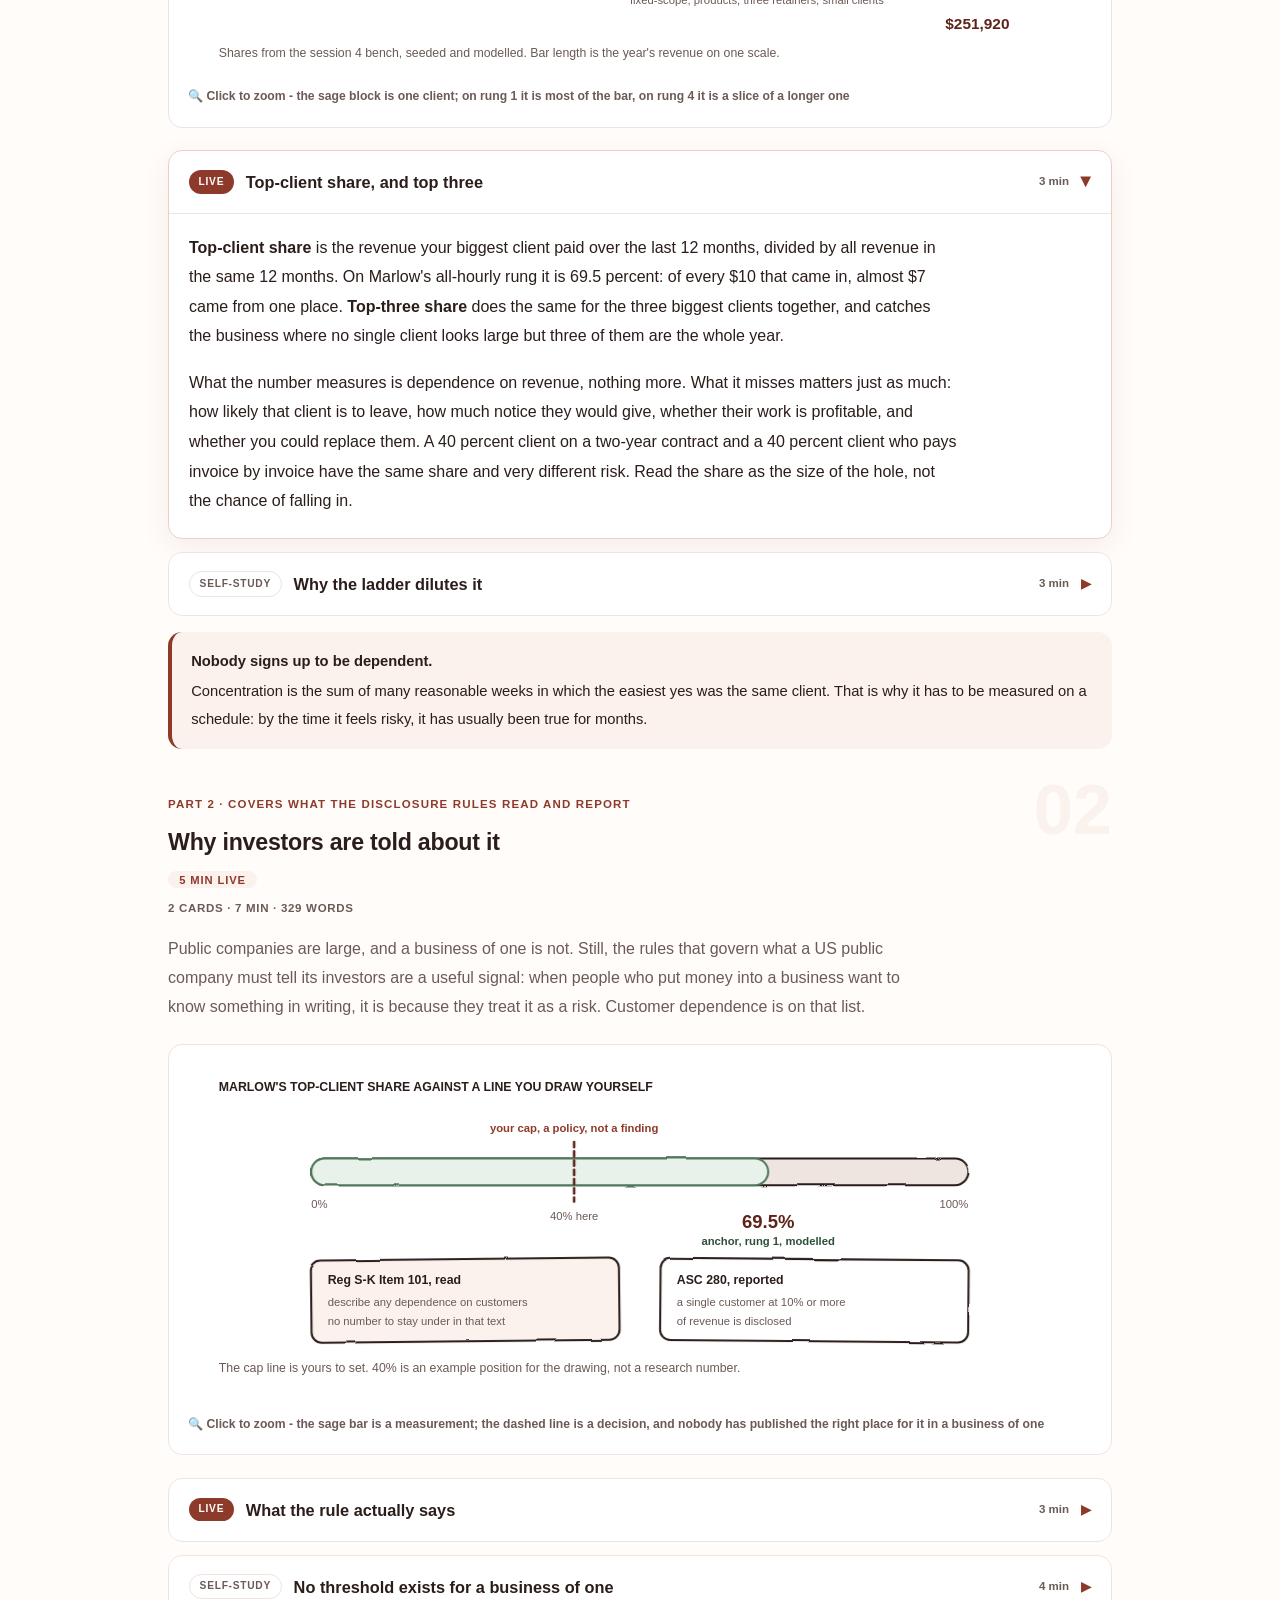
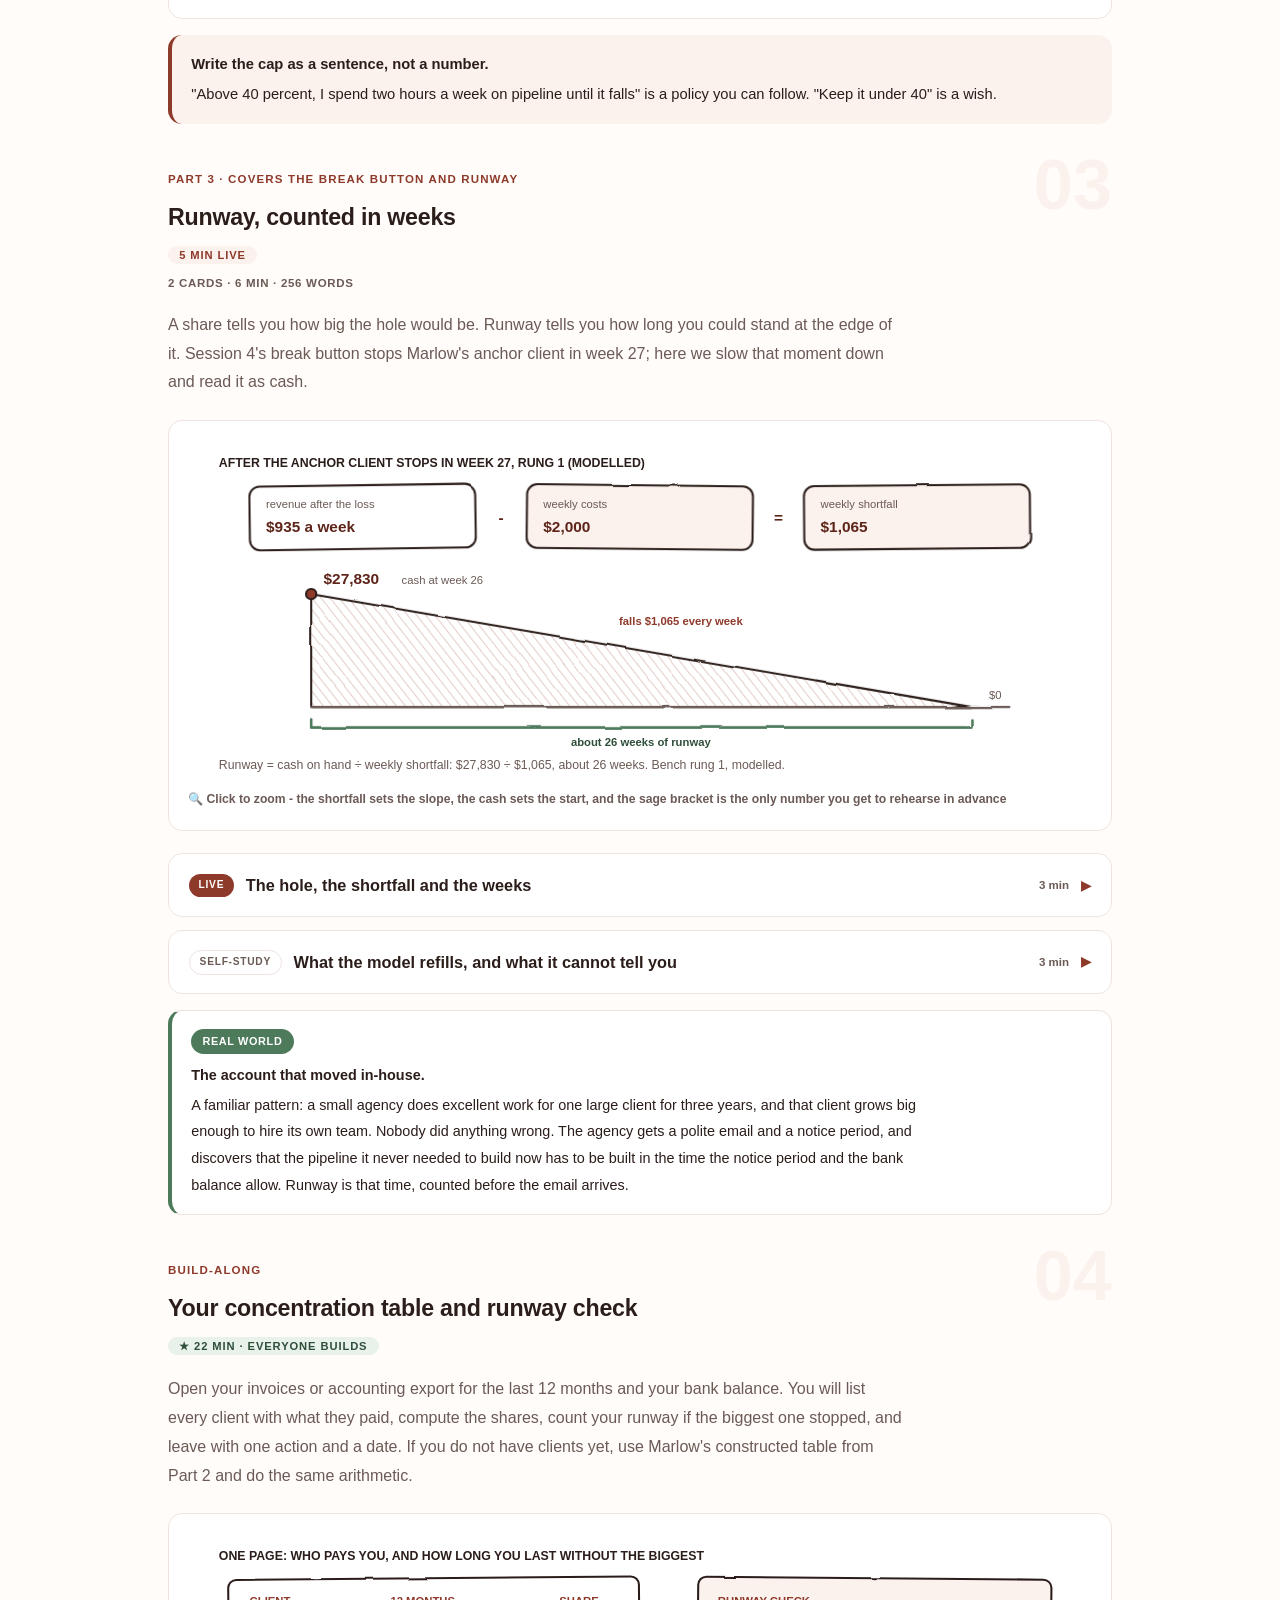
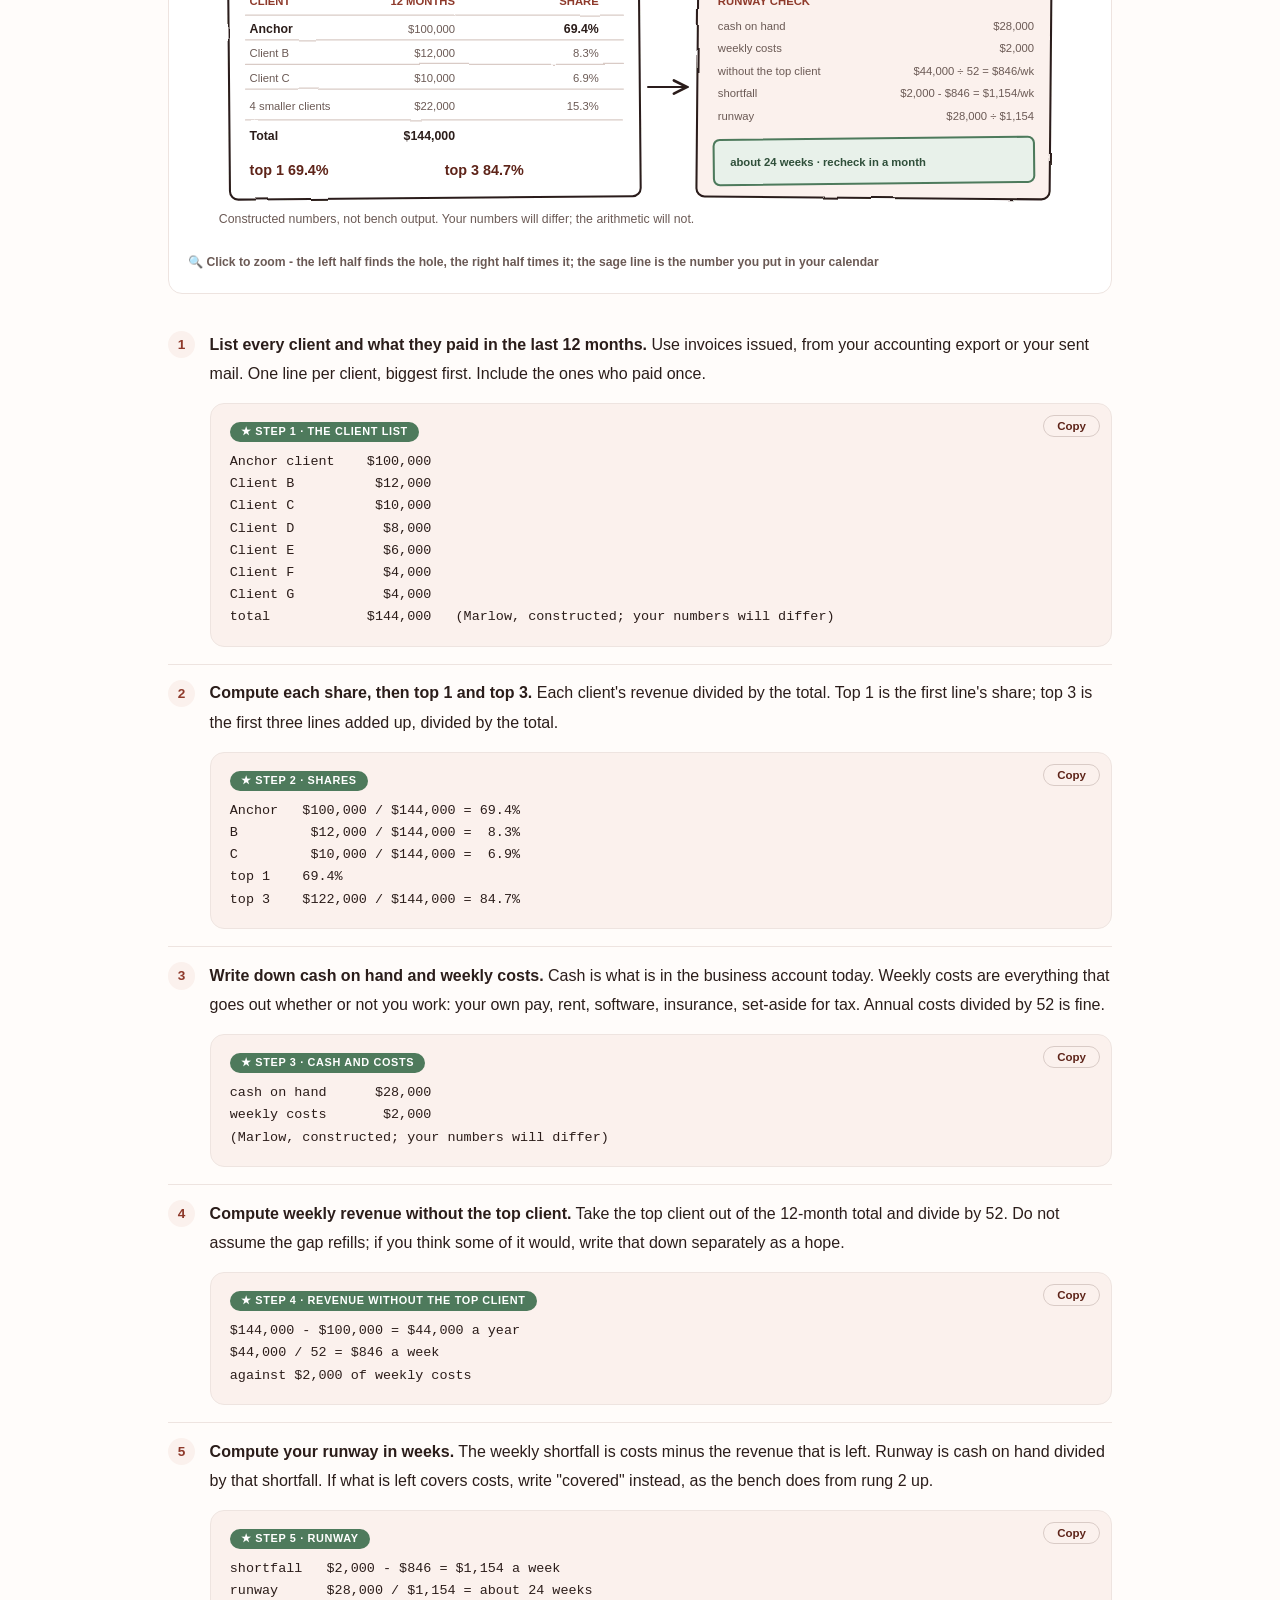
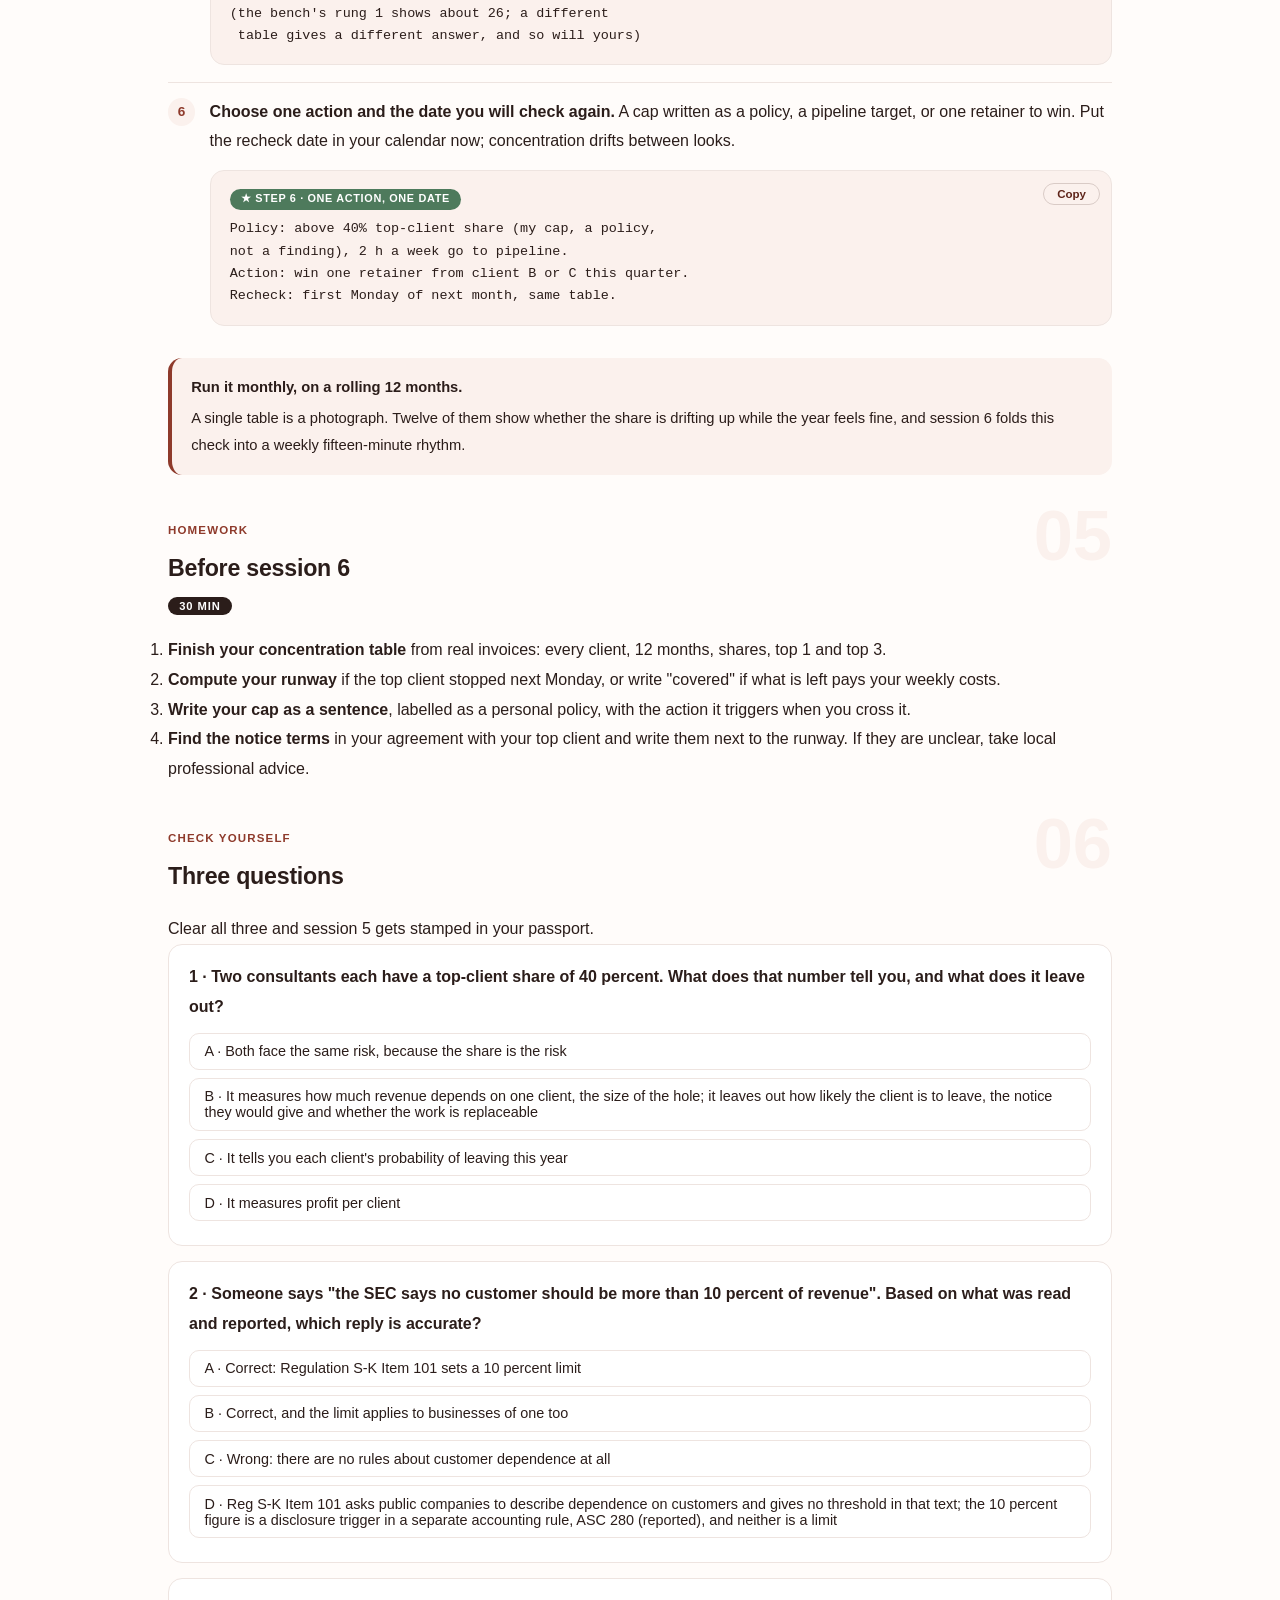
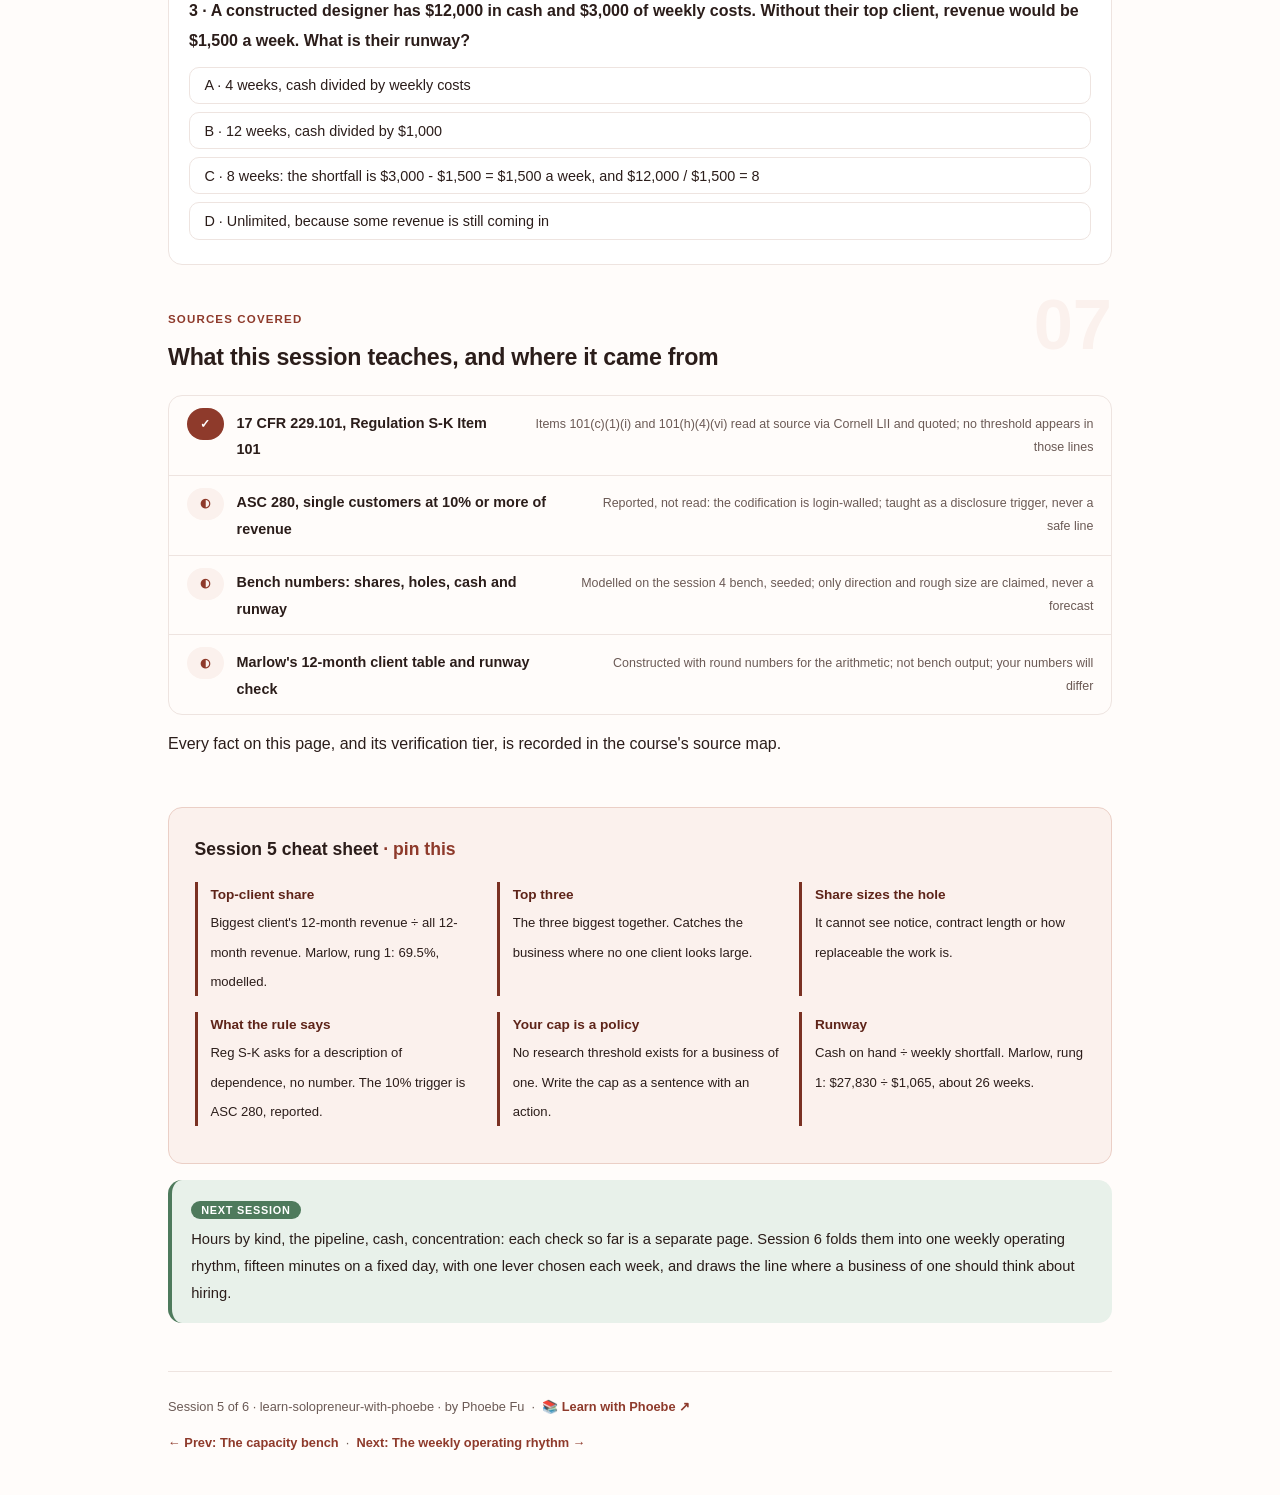
<file: courses/05-one-client-half-the-business.html>
<!DOCTYPE html>
<html lang="en">
<head>
<meta charset="UTF-8">
<meta name="viewport" content="width=device-width, initial-scale=1.0">
<!-- social:start -->
<meta name="description" content="Session 5 of 6. One client paying most of the year feels like safety until it leaves. How concentration builds without anyone choosing it, what US disclosure rules ask public companies to describe, and runway counted in weeks: cash on hand divided by the weekly shortfall.">
<meta property="og:type" content="article">
<meta property="og:site_name" content="Learn with Phoebe">
<meta property="og:title" content="When one client is half the business - learn solopreneur with phoebe">
<meta property="og:description" content="Session 5 of 6. Measure your top-client share, read what the disclosure rule does and does not say, and count your runway in weeks.">
<meta property="og:url" content="https://phoebefu6.github.io/learn-solopreneur-with-phoebe/courses/05-one-client-half-the-business.html">
<meta property="og:image" content="https://phoebefu6.github.io/learn-solopreneur-with-phoebe/assets/og-cover.png">
<meta property="og:image:width" content="1200">
<meta property="og:image:height" content="630">
<meta name="twitter:card" content="summary_large_image">
<meta name="twitter:title" content="When one client is half the business - learn solopreneur with phoebe">
<meta name="twitter:description" content="Session 5 of 6. Top-client share, the disclosure rule, and runway in weeks.">
<meta name="twitter:image" content="https://phoebefu6.github.io/learn-solopreneur-with-phoebe/assets/og-cover.png">
<!-- social:end -->
<title>Session 5 · When one client is half the business - learn solopreneur with phoebe</title>
<link rel="stylesheet" href="../assets/style.css?v=20">
</head>
<body>

<div class="toolbar">
  <div class="wrap">
    <span class="crumb"><a href="../index.html">learn-solopreneur-with-phoebe</a> / Session 5 of 6</span>
    <button class="btn" id="toggle-all" type="button">Expand all</button>
    <button class="btn primary" id="zoom-toggle" type="button">Projector zoom: off</button>
  </div>
</div>

<header class="masthead">
  <div class="wrap">
    <div class="eyebrow">Learn Solopreneur with Phoebe · Session 5 of 6</div>
    <h1>When <span class="accent">one client</span> is half the business</h1>
    <p class="sub">The best client you have is often the most dangerous line on your books. They pay on time, they need no selling, and every week they take a few more of your hours. Tonight we watch that share build in Marlow's modelled year without anyone deciding it, read what US securities rules ask public companies to say about customer dependence, and then do the one calculation that turns a vague worry into a number: how many weeks you would last if that client stopped on Monday.</p>
    <div class="chip-row">
      <span class="chip level">🟠 Deeper</span>
      <span class="chip audience">Anyone with a client list</span>
      <span class="chip audience">Last 12 months of invoices, your bank balance</span>
      <span class="chip time">45 min</span>
    </div>
    <div class="agenda">
      <span class="a1" style="flex:1">0-3 · Welcome</span>
      <span class="a2" style="flex:4">3-18 · Share, disclosure, runway</span>
      <span class="a3" style="flex:5">18-40 · Build-along: your concentration table</span>
      <span class="a4" style="flex:1">40-45 · Q&amp;A</span>
    </div>
  </div>
</header>

<main class="wrap">

  <section class="section" id="intro">
    <div class="section-kicker">
      <span class="klabel">Part 0</span>
      <h2>Where we start</h2>
    </div>
    <p class="lede">Marlow is still the constructed solo data consultant from session 1, and every Marlow number on the bench is modelled, seeded and printed by the session 4 widget. On the all-hourly rung, one anchor client paid 69.5 percent of a $144,430 year. Nobody chose that number. It is what happens when the easiest yes in the business is always the same client. Tonight's job is to make that share visible, see why outsiders who fund companies are told about it, and rehearse its loss in weeks of cash rather than in feelings. Illustrative, not financial or tax advice.</p>

    <div class="legend">
      <span class="pill">🎫 Clear all three quiz questions to stamp your passport</span>
      <span class="pill">Live = presented in the 45 minutes</span>
      <span class="pill">Self-study = the full depth, after class</span>
      <span class="pill">★ Build-along = write it yourself</span>
    </div>

    <div class="callout win">
      <p><strong>★ What you walk out with tonight.</strong> A 12-month client table with each client's share, your top-client and top-three shares, a clear reading of what the disclosure rule says and what it leaves out, your runway in weeks if the top client stopped, and one action with a date to check it again.</p>
    </div>
  </section>

  <section class="section" id="part-1">
    <div class="section-kicker">
      <span class="klabel">Part 1 · covers top-client share</span>
      <h2>How concentration builds without anyone choosing it</h2>
      <span class="tag concept">5 min live</span>
    </div>
    <p class="lede">The anchor client is the easiest yes in Marlow's week. No proposal, no scoping call, no new invoice set-up: the work just arrives. On the modelled bench the anchor takes whatever hours are left after everything else is booked, so in a year with nothing but hourly work, there is a lot left, and the anchor takes it.</p>

    <figure class="zoomable">
      <svg viewBox="0 0 880 290" xmlns="http://www.w3.org/2000/svg" role="img" aria-label="Two stacked revenue bars on one dollar scale, modelled. Rung 1, all hourly: 144,430 dollars a year, of which the anchor client paid 69.5 percent and every other client 30.5 percent. Rung 4, with fixed-scope work, products and retainers: 251,920 dollars a year, of which the anchor client paid 18.2 percent. The anchor block is highlighted in sage.">
        <defs>
          <filter id="s5aSk" x="-3%" y="-3%" width="106%" height="106%"><feTurbulence type="fractalNoise" baseFrequency="0.02" numOctaves="2" seed="51" result="n"/><feDisplacementMap in="SourceGraphic" in2="n" scale="2.4" xChannelSelector="R" yChannelSelector="G"/></filter>
          <pattern id="s5aHc" patternUnits="userSpaceOnUse" width="7" height="7" patternTransform="rotate(-38)"><line x1="0" y1="0" x2="0" y2="7" stroke="#8E3A2B" stroke-width="1" opacity=".5"/></pattern>
          <marker id="s5aAr" viewBox="0 0 10 10" refX="9" refY="5" markerWidth="8" markerHeight="8" orient="auto"><path d="M1 1 L9 5 L1 9" fill="none" stroke="#2B1D1A" stroke-width="1.6" stroke-linecap="round"/></marker>
        </defs>
        <style>
          .s5aH { font: 800 12px Inter, sans-serif; fill: #2B1D1A; }
          .s5aL { font: 600 12px Inter, sans-serif; fill: #2B1D1A; }
          .s5aS { font: 400 11px Inter, sans-serif; fill: #6B5A55; }
          .s5aB { font: 800 11px Inter, sans-serif; fill: #2F4F3A; }
          .s5aA { font: 700 11px Inter, sans-serif; fill: #8E3A2B; }
          .s5aV { font: 800 15px Inter, sans-serif; fill: #5E2419; }
          .s5aN { font: 400 12px Inter, sans-serif; fill: #6B5A55; }
        </style>

        <text class="s5aH" x="30" y="26">WHO PAID THE YEAR: THE ANCHOR CLIENT'S SLICE ON TWO RUNGS (MODELLED)</text>

        <g filter="url(#s5aSk)" fill="none" stroke="#2B1D1A" stroke-width="2" stroke-linecap="round" stroke-linejoin="round">
          <rect x="200" y="70" width="239" height="40" rx="5" transform="rotate(-0.3 320 90)" fill="#E8F1EA" stroke="#4E7A5C"/>
          <rect x="439" y="70" width="105" height="40" rx="5" transform="rotate(0.4 491 90)" fill="url(#s5aHc)"/>
          <rect x="200" y="160" width="109" height="40" rx="5" transform="rotate(0.3 254 180)" fill="#E8F1EA" stroke="#4E7A5C"/>
          <rect x="309" y="160" width="491" height="40" rx="5" transform="rotate(-0.2 554 180)" fill="url(#s5aHc)"/>
          <path d="M226 116 L226 152" marker-end="url(#s5aAr)"/>
        </g>

        <text class="s5aL" x="186" y="88" text-anchor="end">Rung 1</text>
        <text class="s5aS" x="186" y="103" text-anchor="end">all hourly</text>
        <text class="s5aL" x="186" y="178" text-anchor="end">Rung 4</text>
        <text class="s5aS" x="186" y="193" text-anchor="end">+ 3 more offers</text>
        <text class="s5aB" x="320" y="94" text-anchor="middle">anchor 69.5%</text>
        <text class="s5aB" x="254" y="184" text-anchor="middle">18.2%</text>
        <text class="s5aV" x="556" y="96">$144,430</text>
        <text class="s5aS" x="491" y="130" text-anchor="middle">everyone else 30.5%</text>
        <text class="s5aS" x="554" y="220" text-anchor="middle">fixed-scope, products, three retainers, small clients</text>
        <text class="s5aV" x="800" y="244" text-anchor="end">$251,920</text>
        <text class="s5aA" x="240" y="140">ladder takes its hours</text>

        <text class="s5aN" x="30" y="272">Shares from the session 4 bench, seeded and modelled. Bar length is the year's revenue on one scale.</text>
      </svg>
      <figcaption>🔍 Click to zoom - the sage block is one client; on rung 1 it is most of the bar, on rung 4 it is a slice of a longer one</figcaption>
    </figure>

    <details class="card" open>
      <summary><span class="mode live">Live</span>Top-client share, and top three<span class="mini">3 min</span><span class="caret">▶</span></summary>
      <div class="body">
        <p><strong>Top-client share</strong> is the revenue your biggest client paid over the last 12 months, divided by all revenue in the same 12 months. On Marlow's all-hourly rung it is 69.5 percent: of every $10 that came in, almost $7 came from one place. <strong>Top-three share</strong> does the same for the three biggest clients together, and catches the business where no single client looks large but three of them are the whole year.</p>
        <p>What the number measures is dependence on revenue, nothing more. What it misses matters just as much: how likely that client is to leave, how much notice they would give, whether their work is profitable, and whether you could replace them. A 40 percent client on a two-year contract and a 40 percent client who pays invoice by invoice have the same share and very different risk. Read the share as the size of the hole, not the chance of falling in.</p>
      </div>
    </details>

    <details class="card">
      <summary><span class="mode self">Self-study</span>Why the ladder dilutes it<span class="mini">3 min</span><span class="caret">▶</span></summary>
      <div class="body">
        <p>Climb the bench and the anchor's share falls every rung but one: 69.5 percent all hourly, 46.9 percent with fixed-scope projects, 30.8 percent with a productized offer, 18.2 percent with retainers and 18.9 percent once automation frees some admin hours. All modelled. Two things do the diluting. First, each rung brings more clients into the year: projects and packages are sold to people who would never have bought hourly time. Second, the bench gives the anchor whatever hours are left, so every hour a new offer claims is an hour the anchor no longer fills.</p>
        <p>Retainers are the biggest single step because they spread steady weekly revenue across three different clients won in weeks 5, 14 and 30. That is why session 4 called rung 4 the two-number rung: its effective rate is a little lower than rung 3's, and its concentration is far lower. The small rise at rung 5 is the automation hours going back into the week, some of which the anchor picks up.</p>
      </div>
    </details>

    <div class="callout tip">
      <p><strong>Nobody signs up to be dependent.</strong> Concentration is the sum of many reasonable weeks in which the easiest yes was the same client. That is why it has to be measured on a schedule: by the time it feels risky, it has usually been true for months.</p>
    </div>
  </section>

  <section class="section" id="part-2">
    <div class="section-kicker">
      <span class="klabel">Part 2 · covers what the disclosure rules read and report</span>
      <h2>Why investors are told about it</h2>
      <span class="tag concept">5 min live</span>
    </div>
    <p class="lede">Public companies are large, and a business of one is not. Still, the rules that govern what a US public company must tell its investors are a useful signal: when people who put money into a business want to know something in writing, it is because they treat it as a risk. Customer dependence is on that list.</p>

    <figure class="zoomable">
      <svg viewBox="0 0 880 330" xmlns="http://www.w3.org/2000/svg" role="img" aria-label="A gauge from 0 to 100 percent showing Marlow's modelled top-client share of 69.5 percent, highlighted in sage, against a dashed cap line at 40 percent labelled your cap, a policy, not a finding. Below, two boxes: Regulation S-K asks companies to describe dependence on customers and gives no threshold in that text; ASC 280, reported, requires disclosure of any single customer at 10 percent or more of revenue.">
        <defs>
          <filter id="s5bSk" x="-3%" y="-3%" width="106%" height="106%"><feTurbulence type="fractalNoise" baseFrequency="0.02" numOctaves="2" seed="63" result="n"/><feDisplacementMap in="SourceGraphic" in2="n" scale="2.4" xChannelSelector="R" yChannelSelector="G"/></filter>
        </defs>
        <style>
          .s5bH { font: 800 12px Inter, sans-serif; fill: #2B1D1A; }
          .s5bL { font: 600 12px Inter, sans-serif; fill: #2B1D1A; }
          .s5bS { font: 400 11px Inter, sans-serif; fill: #6B5A55; }
          .s5bB { font: 800 11px Inter, sans-serif; fill: #2F4F3A; }
          .s5bA { font: 700 11px Inter, sans-serif; fill: #8E3A2B; }
          .s5bV { font: 800 18px Inter, sans-serif; fill: #5E2419; }
          .s5bN { font: 400 12px Inter, sans-serif; fill: #6B5A55; }
        </style>

        <text class="s5bH" x="30" y="26">MARLOW'S TOP-CLIENT SHARE AGAINST A LINE YOU DRAW YOURSELF</text>

        <g filter="url(#s5bSk)" fill="none" stroke="#2B1D1A" stroke-width="2" stroke-linecap="round" stroke-linejoin="round">
          <rect x="120" y="92" width="640" height="26" rx="13" fill="#EEE4E0"/>
          <rect x="120" y="92" width="445" height="26" rx="13" fill="#E8F1EA" stroke="#4E7A5C"/>
          <path d="M376 76 L376 134" stroke="#5E2419" stroke-width="2.5" stroke-dasharray="5 4"/>
          <rect x="120" y="190" width="300" height="80" rx="10" transform="rotate(-0.6 270 230)" fill="#FBF1ED"/>
          <rect x="460" y="190" width="300" height="80" rx="10" transform="rotate(0.5 610 230)" fill="#FFFFFF"/>
        </g>

        <text class="s5bA" x="376" y="66" text-anchor="middle">your cap, a policy, not a finding</text>
        <text class="s5bS" x="120" y="140">0%</text>
        <text class="s5bS" x="760" y="140" text-anchor="end">100%</text>
        <text class="s5bS" x="376" y="152" text-anchor="middle">40% here</text>
        <text class="s5bV" x="565" y="160" text-anchor="middle">69.5%</text>
        <text class="s5bB" x="565" y="176" text-anchor="middle">anchor, rung 1, modelled</text>
        <text class="s5bL" x="136" y="214">Reg S-K Item 101, read</text>
        <text class="s5bS" x="136" y="236">describe any dependence on customers</text>
        <text class="s5bS" x="136" y="254">no number to stay under in that text</text>
        <text class="s5bL" x="476" y="214">ASC 280, reported</text>
        <text class="s5bS" x="476" y="236">a single customer at 10% or more</text>
        <text class="s5bS" x="476" y="254">of revenue is disclosed</text>

        <text class="s5bN" x="30" y="300">The cap line is yours to set. 40% is an example position for the drawing, not a research number.</text>
      </svg>
      <figcaption>🔍 Click to zoom - the sage bar is a measurement; the dashed line is a decision, and nobody has published the right place for it in a business of one</figcaption>
    </figure>

    <details class="card">
      <summary><span class="mode live">Live</span>What the rule actually says<span class="mini">3 min</span><span class="caret">▶</span></summary>
      <div class="body">
        <p>Regulation S-K is the US rulebook for the non-financial parts of a public company's filings. Item 101(c)(1)(i) asks a company to describe "any dependence on revenue-generating activities, key products, services, product families or customers". For smaller reporting companies, Item 101(h)(4)(vi) lists "Dependence on one or a few major customers" among the things to describe. Both were read at source in <a href="https://www.law.cornell.edu/cfr/text/17/229.101">17 CFR 229.101, Regulation S-K Item 101 ↗</a>.</p>
        <p>Notice what the text does not do: it gives no percentage in those lines. It asks for a description of the dependence. The number people often quote, a customer at 10 percent or more of revenue, comes from a separate accounting rule, ASC 280, which requires disclosing revenue from any single customer at that size. That rule is reported here, not read: the accounting codification sits behind a login, so treat the 10 percent as a reporting trigger for large companies, not a safety line for you.</p>
      </div>
    </details>

    <details class="card">
      <summary><span class="mode self">Self-study</span>No threshold exists for a business of one<span class="mini">4 min</span><span class="caret">▶</span></summary>
      <div class="body">
        <p>No primary research on client concentration in very small firms was read for this session, and none is quoted. So any cap you set, 30 percent, 40 percent, half, is a personal policy, not a finding. Say so when you write it down. A policy is still useful: it turns a drifting share into a decision you revisit, and it tells you when to push the pipeline instead of taking one more week from the easy client.</p>
        <p>To make the arithmetic easy to see, here is a constructed 12-month table for Marlow with small round numbers, set close to the modelled rung 1 share. It is not bench output, and your numbers will differ.</p>
        <ul>
          <li>Anchor client: $100,000, 69.4%</li>
          <li>Client B: $12,000, 8.3%</li>
          <li>Client C: $10,000, 6.9%</li>
          <li>Client D: $8,000, 5.6%</li>
          <li>Client E: $6,000, 4.2%</li>
          <li>Clients F and G: $4,000 each, 2.8% each</li>
          <li>Total: $144,000. Top 1: 69.4%. Top 3: $122,000 of $144,000, 84.7%.</li>
        </ul>
        <p>Seven clients, and still one of them is most of the year. A long client list can hide a short business.</p>
      </div>
    </details>

    <div class="callout tip">
      <p><strong>Write the cap as a sentence, not a number.</strong> "Above 40 percent, I spend two hours a week on pipeline until it falls" is a policy you can follow. "Keep it under 40" is a wish.</p>
    </div>
  </section>

  <section class="section" id="part-3">
    <div class="section-kicker">
      <span class="klabel">Part 3 · covers the break button and runway</span>
      <h2>Runway, counted in weeks</h2>
      <span class="tag concept">5 min live</span>
    </div>
    <p class="lede">A share tells you how big the hole would be. Runway tells you how long you could stand at the edge of it. Session 4's break button stops Marlow's anchor client in week 27; here we slow that moment down and read it as cash.</p>

    <figure class="zoomable">
      <svg viewBox="0 0 880 330" xmlns="http://www.w3.org/2000/svg" role="img" aria-label="Rung 1, modelled, after the anchor client stops in week 27. Top: revenue after the loss 935 dollars a week, minus weekly costs 2,000 dollars, equals a weekly shortfall of 1,065 dollars. Below: cash of 27,830 dollars at week 26 drains in a straight line by 1,065 dollars a week to zero after about 26 weeks, the runway, highlighted in sage.">
        <defs>
          <filter id="s5cSk" x="-3%" y="-3%" width="106%" height="106%"><feTurbulence type="fractalNoise" baseFrequency="0.02" numOctaves="2" seed="77" result="n"/><feDisplacementMap in="SourceGraphic" in2="n" scale="2.4" xChannelSelector="R" yChannelSelector="G"/></filter>
          <pattern id="s5cHc" patternUnits="userSpaceOnUse" width="7" height="7" patternTransform="rotate(-38)"><line x1="0" y1="0" x2="0" y2="7" stroke="#8E3A2B" stroke-width="1" opacity=".5"/></pattern>
        </defs>
        <style>
          .s5cH { font: 800 12px Inter, sans-serif; fill: #2B1D1A; }
          .s5cL { font: 600 12px Inter, sans-serif; fill: #2B1D1A; }
          .s5cS { font: 400 11px Inter, sans-serif; fill: #6B5A55; }
          .s5cB { font: 800 11px Inter, sans-serif; fill: #2F4F3A; }
          .s5cA { font: 700 11px Inter, sans-serif; fill: #8E3A2B; }
          .s5cV { font: 800 15px Inter, sans-serif; fill: #5E2419; }
          .s5cN { font: 400 12px Inter, sans-serif; fill: #6B5A55; }
        </style>

        <text class="s5cH" x="30" y="26">AFTER THE ANCHOR CLIENT STOPS IN WEEK 27, RUNG 1 (MODELLED)</text>

        <g filter="url(#s5cSk)" fill="none" stroke="#2B1D1A" stroke-width="2" stroke-linecap="round" stroke-linejoin="round">
          <rect x="60" y="44" width="220" height="62" rx="10" transform="rotate(-0.8 170 75)" fill="#FFFFFF"/>
          <rect x="330" y="44" width="220" height="62" rx="10" transform="rotate(0.6 440 75)" fill="#FBF1ED"/>
          <rect x="600" y="44" width="220" height="62" rx="10" transform="rotate(-0.5 710 75)" fill="#FBF1ED"/>
          <path d="M120 150 L763 260 L120 260 Z" fill="url(#s5cHc)"/>
          <path d="M120 260 L800 260" stroke="#6B5A55"/>
          <circle cx="120" cy="150" r="5" fill="#8E3A2B"/>
          <path d="M120 272 L120 280 L763 280 L763 272" fill="none" stroke="#4E7A5C" stroke-width="2.5"/>
        </g>

        <text class="s5cS" x="76" y="66">revenue after the loss</text>
        <text class="s5cV" x="76" y="90">$935 a week</text>
        <text class="s5cV" x="305" y="81" text-anchor="middle">-</text>
        <text class="s5cS" x="346" y="66">weekly costs</text>
        <text class="s5cV" x="346" y="90">$2,000</text>
        <text class="s5cV" x="575" y="81" text-anchor="middle">=</text>
        <text class="s5cS" x="616" y="66">weekly shortfall</text>
        <text class="s5cV" x="616" y="90">$1,065</text>

        <text class="s5cV" x="132" y="140">$27,830</text>
        <text class="s5cS" x="208" y="140">cash at week 26</text>
        <text class="s5cA" x="480" y="180" text-anchor="middle">falls $1,065 every week</text>
        <text class="s5cS" x="780" y="252">$0</text>
        <text class="s5cB" x="441" y="298" text-anchor="middle">about 26 weeks of runway</text>

        <text class="s5cN" x="30" y="320">Runway = cash on hand ÷ weekly shortfall: $27,830 ÷ $1,065, about 26 weeks. Bench rung 1, modelled.</text>
      </svg>
      <figcaption>🔍 Click to zoom - the shortfall sets the slope, the cash sets the start, and the sage bracket is the only number you get to rehearse in advance</figcaption>
    </figure>

    <details class="card">
      <summary><span class="mode live">Live</span>The hole, the shortfall and the weeks<span class="mini">3 min</span><span class="caret">▶</span></summary>
      <div class="body">
        <p>On rung 1, losing the anchor client in week 27 takes $48,290 out of the modelled year. By week 26 Marlow has $27,830 in cash. After the loss, revenue falls to $935 a week against $2,000 of weekly costs, a shortfall of $1,065 a week. Divide one by the other: <strong>runway = cash on hand ÷ weekly shortfall</strong>, about 26 weeks. Half a year to replace most of a business.</p>
        <p>From rung 2 up, the picture changes in kind, not just size. What is left after the loss still covers the $2,000 of weekly costs, so there is no shortfall and the cash stops draining. The holes keep shrinking: $36,850 on rung 2, $24,640 on rung 3, $11,550 on rung 4 and $9,130 on rung 5. All modelled.</p>
      </div>
    </details>

    <details class="card">
      <summary><span class="mode self">Self-study</span>What the model refills, and what it cannot tell you<span class="mini">3 min</span><span class="caret">▶</span></summary>
      <div class="body">
        <p>Part of the hole refills on its own in the model: the hours the anchor freed are taken by small requests that Marlow had been turning away for lack of time. That is realistic, because busy solo businesses do decline work, and it is why the revenue after the loss is $935 a week rather than nothing. It is also an assumption. If those small requests had gone elsewhere for good, the shortfall would be larger and the runway shorter.</p>
        <p>Runway here uses cash, not profit, and the two are different things; reading them properly belongs to <a href="https://phoebefu6.github.io/learn-finance-with-phoebe/">Finance ↗</a>. How much notice a client must give, and what your contract says about ending the work, depends on where you are and what you signed: take local professional advice.</p>
      </div>
    </details>

    <div class="callout example">
      <span class="ex-pill">Real world</span>
      <p><strong>The account that moved in-house.</strong> A familiar pattern: a small agency does excellent work for one large client for three years, and that client grows big enough to hire its own team. Nobody did anything wrong. The agency gets a polite email and a notice period, and discovers that the pipeline it never needed to build now has to be built in the time the notice period and the bank balance allow. Runway is that time, counted before the email arrives.</p>
    </div>
  </section>

  <section class="section" id="demo-1">
    <div class="section-kicker">
      <span class="klabel">Build-along</span>
      <h2>Your concentration table and runway check</h2>
      <span class="tag demo">★ 22 min · everyone builds</span>
    </div>
    <p class="lede">Open your invoices or accounting export for the last 12 months and your bank balance. You will list every client with what they paid, compute the shares, count your runway if the biggest one stopped, and leave with one action and a date. If you do not have clients yet, use Marlow's constructed table from Part 2 and do the same arithmetic.</p>

    <figure class="zoomable">
      <svg viewBox="0 0 880 300" xmlns="http://www.w3.org/2000/svg" role="img" aria-label="A one-page worksheet in two halves, constructed numbers. Left, the client table: anchor 100,000 dollars 69.4 percent, client B 12,000 dollars 8.3 percent, client C 10,000 dollars 6.9 percent, four smaller clients 22,000 dollars 15.3 percent, total 144,000 dollars; top 1 69.4 percent, top 3 84.7 percent. An arrow leads to the right half, the runway check: cash 28,000 dollars, weekly costs 2,000 dollars, revenue without the top client 44,000 dollars divided by 52 is 846 dollars a week, shortfall 1,154 dollars a week, runway about 24 weeks, highlighted in sage.">
        <defs>
          <filter id="s5dSk" x="-3%" y="-3%" width="106%" height="106%"><feTurbulence type="fractalNoise" baseFrequency="0.02" numOctaves="2" seed="89" result="n"/><feDisplacementMap in="SourceGraphic" in2="n" scale="2.4" xChannelSelector="R" yChannelSelector="G"/></filter>
          <marker id="s5dAr" viewBox="0 0 10 10" refX="9" refY="5" markerWidth="8" markerHeight="8" orient="auto"><path d="M1 1 L9 5 L1 9" fill="none" stroke="#2B1D1A" stroke-width="1.6" stroke-linecap="round"/></marker>
        </defs>
        <style>
          .s5dH { font: 800 12px Inter, sans-serif; fill: #2B1D1A; }
          .s5dL { font: 600 12px Inter, sans-serif; fill: #2B1D1A; }
          .s5dS { font: 400 11px Inter, sans-serif; fill: #6B5A55; }
          .s5dB { font: 800 11px Inter, sans-serif; fill: #2F4F3A; }
          .s5dA { font: 700 11px Inter, sans-serif; fill: #8E3A2B; }
          .s5dV { font: 800 14px Inter, sans-serif; fill: #5E2419; }
          .s5dN { font: 400 12px Inter, sans-serif; fill: #6B5A55; }
        </style>

        <text class="s5dH" x="30" y="26">ONE PAGE: WHO PAYS YOU, AND HOW LONG YOU LAST WITHOUT THE BIGGEST</text>

        <g filter="url(#s5dSk)" fill="none" stroke="#2B1D1A" stroke-width="2" stroke-linecap="round" stroke-linejoin="round">
          <rect x="40" y="44" width="400" height="214" rx="8" transform="rotate(-0.5 240 151)" fill="#FFFFFF"/>
          <path d="M56 80 L424 80 M56 104 L424 104 M56 128 L424 128 M56 152 L424 152 M56 182 L424 182" stroke="#D9CBC6" stroke-width="1.2"/>
          <path d="M448 150 L486 150" marker-end="url(#s5dAr)"/>
          <rect x="496" y="44" width="344" height="214" rx="8" transform="rotate(0.5 668 151)" fill="#FBF1ED"/>
          <rect x="512" y="200" width="312" height="44" rx="6" transform="rotate(-0.6 668 222)" fill="#E8F1EA" stroke="#4E7A5C"/>
        </g>

        <text class="s5dA" x="60" y="70">CLIENT</text>
        <text class="s5dA" x="260" y="70" text-anchor="end">12 MONTHS</text>
        <text class="s5dA" x="400" y="70" text-anchor="end">SHARE</text>
        <text class="s5dL" x="60" y="97">Anchor</text>
        <text class="s5dS" x="260" y="97" text-anchor="end">$100,000</text>
        <text class="s5dL" x="400" y="97" text-anchor="end">69.4%</text>
        <text class="s5dS" x="60" y="121">Client B</text>
        <text class="s5dS" x="260" y="121" text-anchor="end">$12,000</text>
        <text class="s5dS" x="400" y="121" text-anchor="end">8.3%</text>
        <text class="s5dS" x="60" y="145">Client C</text>
        <text class="s5dS" x="260" y="145" text-anchor="end">$10,000</text>
        <text class="s5dS" x="400" y="145" text-anchor="end">6.9%</text>
        <text class="s5dS" x="60" y="172">4 smaller clients</text>
        <text class="s5dS" x="260" y="172" text-anchor="end">$22,000</text>
        <text class="s5dS" x="400" y="172" text-anchor="end">15.3%</text>
        <text class="s5dL" x="60" y="202">Total</text>
        <text class="s5dL" x="260" y="202" text-anchor="end">$144,000</text>
        <text class="s5dV" x="60" y="236">top 1 69.4%</text>
        <text class="s5dV" x="250" y="236">top 3 84.7%</text>

        <text class="s5dA" x="516" y="70">RUNWAY CHECK</text>
        <text class="s5dS" x="516" y="94">cash on hand</text>
        <text class="s5dS" x="824" y="94" text-anchor="end">$28,000</text>
        <text class="s5dS" x="516" y="116">weekly costs</text>
        <text class="s5dS" x="824" y="116" text-anchor="end">$2,000</text>
        <text class="s5dS" x="516" y="138">without the top client</text>
        <text class="s5dS" x="824" y="138" text-anchor="end">$44,000 ÷ 52 = $846/wk</text>
        <text class="s5dS" x="516" y="160">shortfall</text>
        <text class="s5dS" x="824" y="160" text-anchor="end">$2,000 - $846 = $1,154/wk</text>
        <text class="s5dS" x="516" y="182">runway</text>
        <text class="s5dS" x="824" y="182" text-anchor="end">$28,000 ÷ $1,154</text>
        <text class="s5dB" x="528" y="227">about 24 weeks · recheck in a month</text>

        <text class="s5dN" x="30" y="282">Constructed numbers, not bench output. Your numbers will differ; the arithmetic will not.</text>
      </svg>
      <figcaption>🔍 Click to zoom - the left half finds the hole, the right half times it; the sage line is the number you put in your calendar</figcaption>
    </figure>

    <div class="steps">
      <div class="step">
        <p><strong>List every client and what they paid in the last 12 months.</strong> Use invoices issued, from your accounting export or your sent mail. One line per client, biggest first. Include the ones who paid once.</p>
        <div class="prompt-box good"><span class="label">★ Step 1 · the client list</span>Anchor client    $100,000
Client B          $12,000
Client C          $10,000
Client D           $8,000
Client E           $6,000
Client F           $4,000
Client G           $4,000
total            $144,000   (Marlow, constructed; your numbers will differ)</div>
      </div>
      <div class="step">
        <p><strong>Compute each share, then top 1 and top 3.</strong> Each client's revenue divided by the total. Top 1 is the first line's share; top 3 is the first three lines added up, divided by the total.</p>
        <div class="prompt-box good"><span class="label">★ Step 2 · shares</span>Anchor   $100,000 / $144,000 = 69.4%
B         $12,000 / $144,000 =  8.3%
C         $10,000 / $144,000 =  6.9%
top 1    69.4%
top 3    $122,000 / $144,000 = 84.7%</div>
      </div>
      <div class="step">
        <p><strong>Write down cash on hand and weekly costs.</strong> Cash is what is in the business account today. Weekly costs are everything that goes out whether or not you work: your own pay, rent, software, insurance, set-aside for tax. Annual costs divided by 52 is fine.</p>
        <div class="prompt-box good"><span class="label">★ Step 3 · cash and costs</span>cash on hand      $28,000
weekly costs       $2,000
(Marlow, constructed; your numbers will differ)</div>
      </div>
      <div class="step">
        <p><strong>Compute weekly revenue without the top client.</strong> Take the top client out of the 12-month total and divide by 52. Do not assume the gap refills; if you think some of it would, write that down separately as a hope.</p>
        <div class="prompt-box good"><span class="label">★ Step 4 · revenue without the top client</span>$144,000 - $100,000 = $44,000 a year
$44,000 / 52 = $846 a week
against $2,000 of weekly costs</div>
      </div>
      <div class="step">
        <p><strong>Compute your runway in weeks.</strong> The weekly shortfall is costs minus the revenue that is left. Runway is cash on hand divided by that shortfall. If what is left covers costs, write "covered" instead, as the bench does from rung 2 up.</p>
        <div class="prompt-box good"><span class="label">★ Step 5 · runway</span>shortfall   $2,000 - $846 = $1,154 a week
runway      $28,000 / $1,154 = about 24 weeks
(the bench's rung 1 shows about 26; a different
 table gives a different answer, and so will yours)</div>
      </div>
      <div class="step">
        <p><strong>Choose one action and the date you will check again.</strong> A cap written as a policy, a pipeline target, or one retainer to win. Put the recheck date in your calendar now; concentration drifts between looks.</p>
        <div class="prompt-box good"><span class="label">★ Step 6 · one action, one date</span>Policy: above 40% top-client share (my cap, a policy,
not a finding), 2 h a week go to pipeline.
Action: win one retainer from client B or C this quarter.
Recheck: first Monday of next month, same table.</div>
      </div>
    </div>

    <div class="callout tip">
      <p><strong>Run it monthly, on a rolling 12 months.</strong> A single table is a photograph. Twelve of them show whether the share is drifting up while the year feels fine, and session 6 folds this check into a weekly fifteen-minute rhythm.</p>
    </div>
  </section>

  <section class="section" id="exercise">
    <div class="section-kicker">
      <span class="klabel">Homework</span>
      <h2>Before session 6</h2>
      <span class="tag exercise">30 min</span>
    </div>
    <ol>
      <li><strong>Finish your concentration table</strong> from real invoices: every client, 12 months, shares, top 1 and top 3.</li>
      <li><strong>Compute your runway</strong> if the top client stopped next Monday, or write "covered" if what is left pays your weekly costs.</li>
      <li><strong>Write your cap as a sentence</strong>, labelled as a personal policy, with the action it triggers when you cross it.</li>
      <li><strong>Find the notice terms</strong> in your agreement with your top client and write them next to the runway. If they are unclear, take local professional advice.</li>
    </ol>
  </section>

  <section class="section" id="quiz">
    <div class="section-kicker">
      <span class="klabel">Check yourself</span>
      <h2>Three questions</h2>
    </div>
    <p>Clear all three and session 5 gets stamped in your passport.</p>

    <div class="quiz-q" data-answer="1">
      <p class="qtext">1 · Two consultants each have a top-client share of 40 percent. What does that number tell you, and what does it leave out?</p>
      <button class="qopt" type="button">A · Both face the same risk, because the share is the risk</button>
      <button class="qopt" type="button">B · It measures how much revenue depends on one client, the size of the hole; it leaves out how likely the client is to leave, the notice they would give and whether the work is replaceable</button>
      <button class="qopt" type="button">C · It tells you each client's probability of leaving this year</button>
      <button class="qopt" type="button">D · It measures profit per client</button>
      <p class="qwhy">Top-client share is revenue from the biggest client divided by all revenue. It sizes the hole. Contract length, notice and replaceability decide how likely and how sudden the fall is, and the share cannot see any of them.</p>
    </div>

    <div class="quiz-q" data-answer="3">
      <p class="qtext">2 · Someone says "the SEC says no customer should be more than 10 percent of revenue". Based on what was read and reported, which reply is accurate?</p>
      <button class="qopt" type="button">A · Correct: Regulation S-K Item 101 sets a 10 percent limit</button>
      <button class="qopt" type="button">B · Correct, and the limit applies to businesses of one too</button>
      <button class="qopt" type="button">C · Wrong: there are no rules about customer dependence at all</button>
      <button class="qopt" type="button">D · Reg S-K Item 101 asks public companies to describe dependence on customers and gives no threshold in that text; the 10 percent figure is a disclosure trigger in a separate accounting rule, ASC 280 (reported), and neither is a limit</button>
      <p class="qwhy">The read text asks for a description of "any dependence on ... customers" and, for smaller reporting companies, "Dependence on one or a few major customers". The 10 percent rule is reported from ASC 280 and requires disclosure, not avoidance. No research threshold exists for a business of one; any cap is a personal policy.</p>
    </div>

    <div class="quiz-q" data-answer="2">
      <p class="qtext">3 · A constructed designer has $12,000 in cash and $3,000 of weekly costs. Without their top client, revenue would be $1,500 a week. What is their runway?</p>
      <button class="qopt" type="button">A · 4 weeks, cash divided by weekly costs</button>
      <button class="qopt" type="button">B · 12 weeks, cash divided by $1,000</button>
      <button class="qopt" type="button">C · 8 weeks: the shortfall is $3,000 - $1,500 = $1,500 a week, and $12,000 / $1,500 = 8</button>
      <button class="qopt" type="button">D · Unlimited, because some revenue is still coming in</button>
      <p class="qwhy">Runway is cash on hand divided by the weekly shortfall, not by total costs. A reduces nothing for the revenue that is left; D forgets that the shortfall is still positive. Only when what is left covers costs does the cash stop draining.</p>
    </div>

    <p class="quiz-score"></p>
  </section>

  <section class="section" id="official">
    <div class="section-kicker">
      <span class="klabel">Sources covered</span>
      <h2>What this session teaches, and where it came from</h2>
    </div>
    <div class="covered">
      <div class="covered-row"><span class="status pill solid">✓</span><span class="name">17 CFR 229.101, Regulation S-K Item 101</span><span class="note">Items 101(c)(1)(i) and 101(h)(4)(vi) read at source via Cornell LII and quoted; no threshold appears in those lines</span></div>
      <div class="covered-row"><span class="status pill light">◐</span><span class="name">ASC 280, single customers at 10% or more of revenue</span><span class="note">Reported, not read: the codification is login-walled; taught as a disclosure trigger, never a safe line</span></div>
      <div class="covered-row"><span class="status pill light">◐</span><span class="name">Bench numbers: shares, holes, cash and runway</span><span class="note">Modelled on the session 4 bench, seeded; only direction and rough size are claimed, never a forecast</span></div>
      <div class="covered-row"><span class="status pill light">◐</span><span class="name">Marlow's 12-month client table and runway check</span><span class="note">Constructed with round numbers for the arithmetic; not bench output; your numbers will differ</span></div>
    </div>
    <p class="mono" style="margin-top:14px">Every fact on this page, and its verification tier, is recorded in the course's source map.</p>
  </section>

  <section class="cheat" id="cheatsheet">
    <h3>Session 5 cheat sheet <span>· pin this</span></h3>
    <div class="grid-2">
      <div class="cheat-item"><b>Top-client share</b><span>Biggest client's 12-month revenue ÷ all 12-month revenue. Marlow, rung 1: 69.5%, modelled.</span></div>
      <div class="cheat-item"><b>Top three</b><span>The three biggest together. Catches the business where no one client looks large.</span></div>
      <div class="cheat-item"><b>Share sizes the hole</b><span>It cannot see notice, contract length or how replaceable the work is.</span></div>
      <div class="cheat-item"><b>What the rule says</b><span>Reg S-K asks for a description of dependence, no number. The 10% trigger is ASC 280, reported.</span></div>
      <div class="cheat-item"><b>Your cap is a policy</b><span>No research threshold exists for a business of one. Write the cap as a sentence with an action.</span></div>
      <div class="cheat-item"><b>Runway</b><span>Cash on hand ÷ weekly shortfall. Marlow, rung 1: $27,830 ÷ $1,065, about 26 weeks.</span></div>
    </div>
  </section>

  <div class="callout next">
    <span class="nx-pill">Next session</span>
    <p>Hours by kind, the pipeline, cash, concentration: each check so far is a separate page. Session 6 folds them into one weekly operating rhythm, fifteen minutes on a fixed day, with one lever chosen each week, and draws the line where a business of one should think about hiring.</p>
  </div>

  <footer class="pagefoot">
    <span>Session 5 of 6 · learn-solopreneur-with-phoebe · by Phoebe Fu &nbsp;·&nbsp; 📚 <a href="https://phoebefu6.github.io/learn-with-phoebe/">Learn with Phoebe ↗</a></span>
    <span><a href="04-the-capacity-bench.html">← Prev: The capacity bench</a> &nbsp;·&nbsp; <a href="06-the-weekly-operating-rhythm.html">Next: The weekly operating rhythm →</a></span>
  </footer>

</main>

<script src="../assets/app.js?v=18"></script>
</body>
</html>
</file>
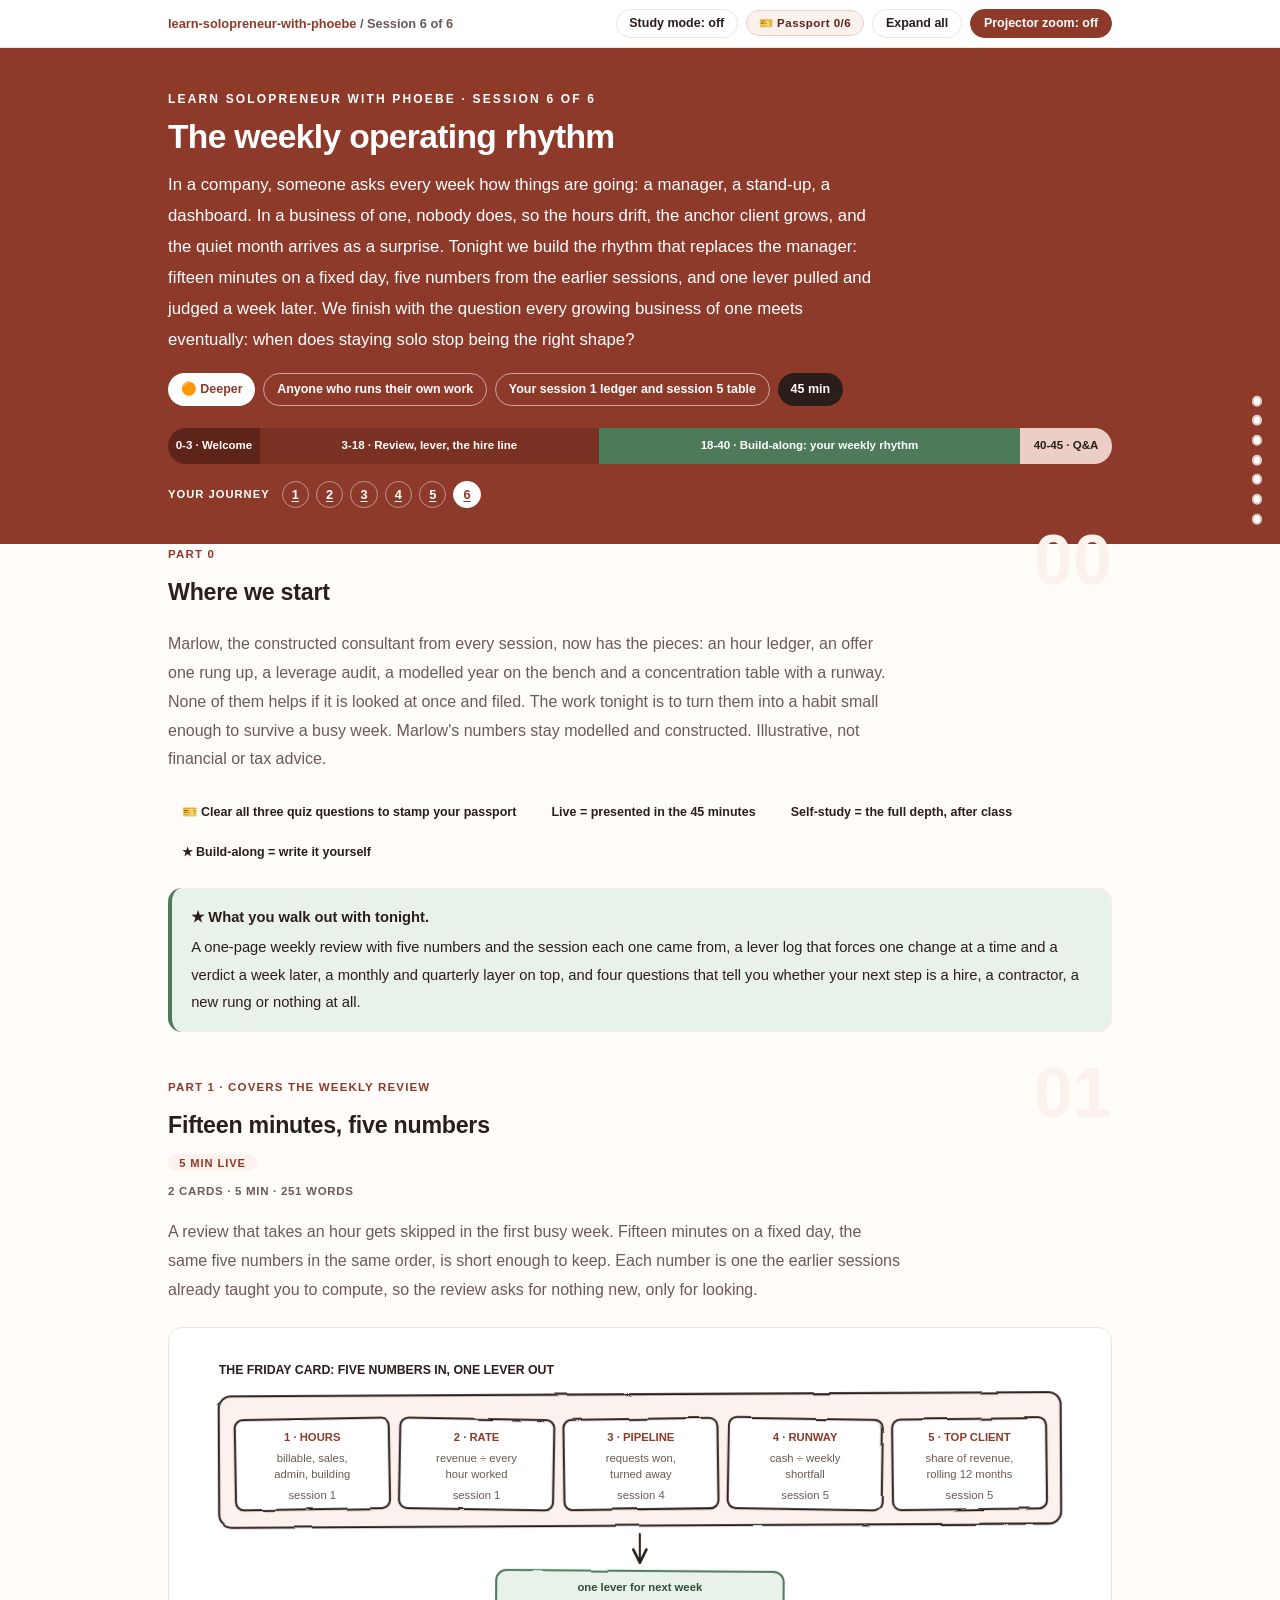
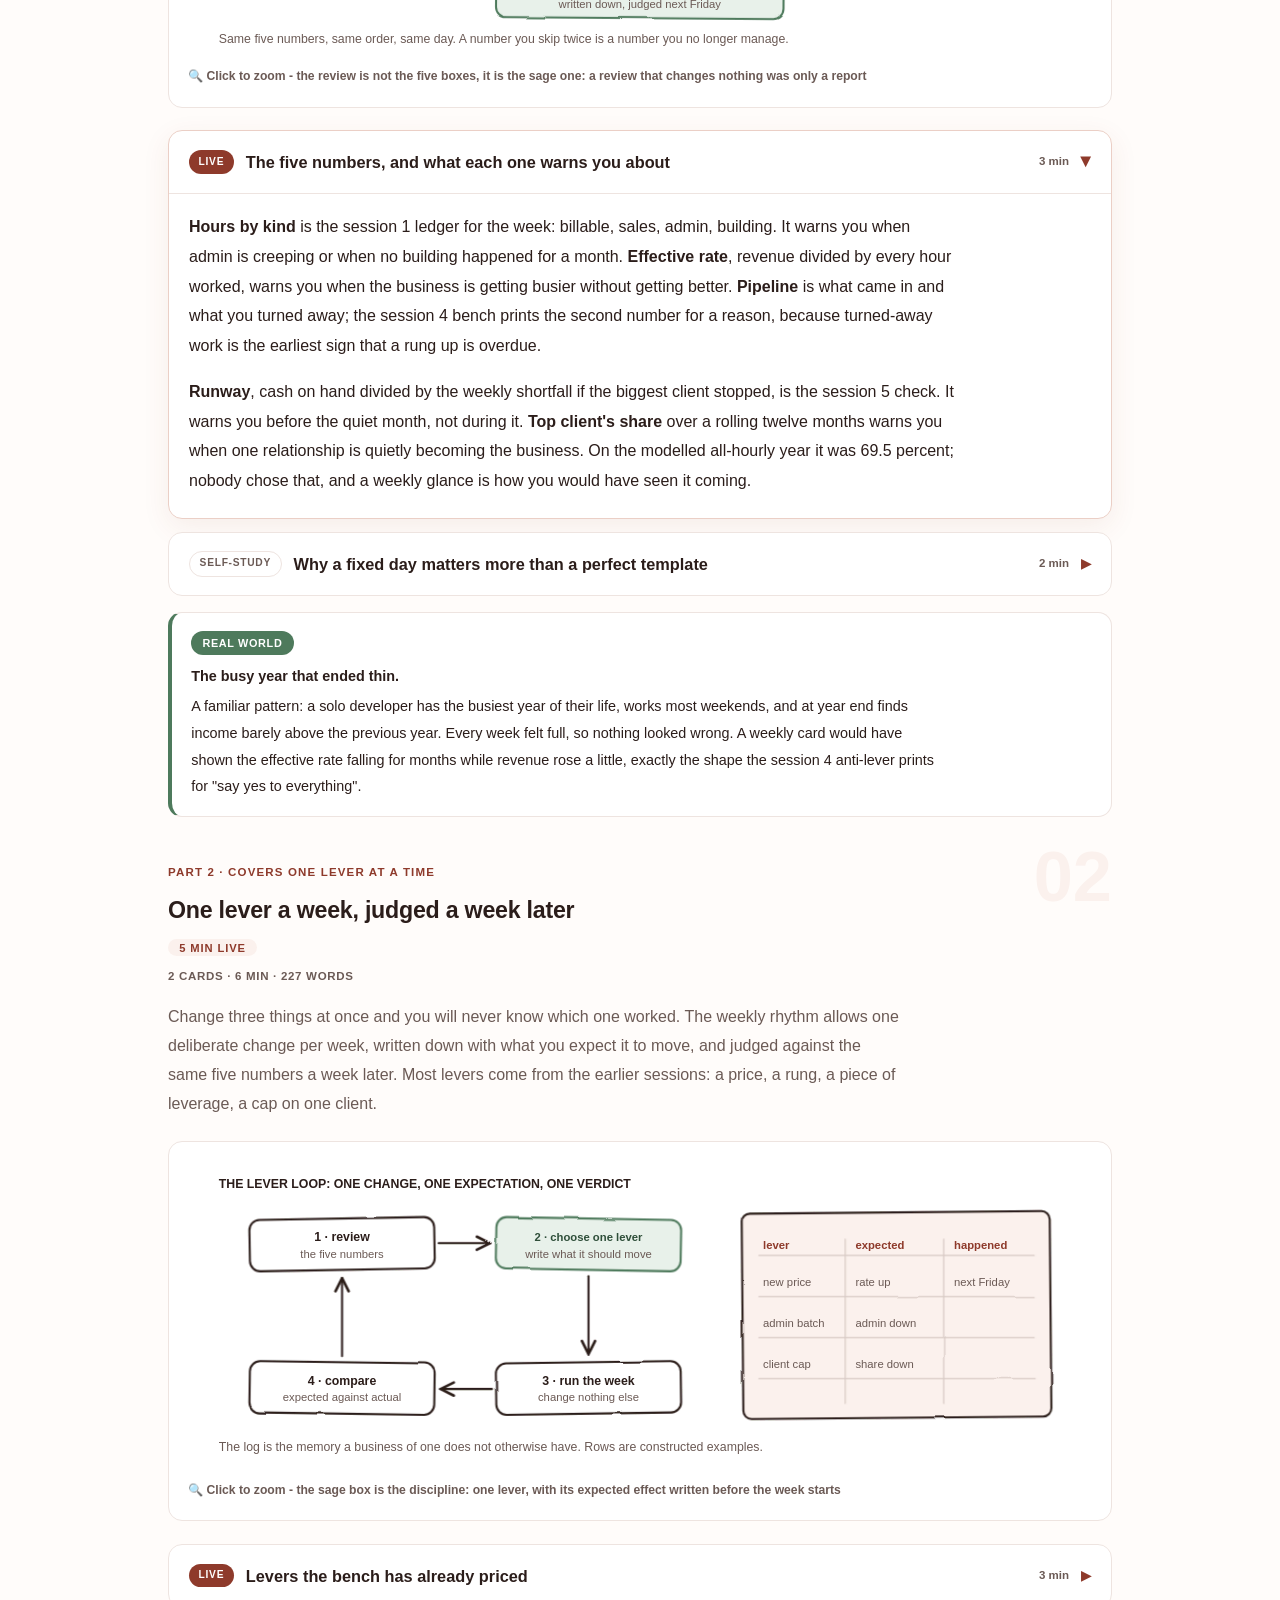
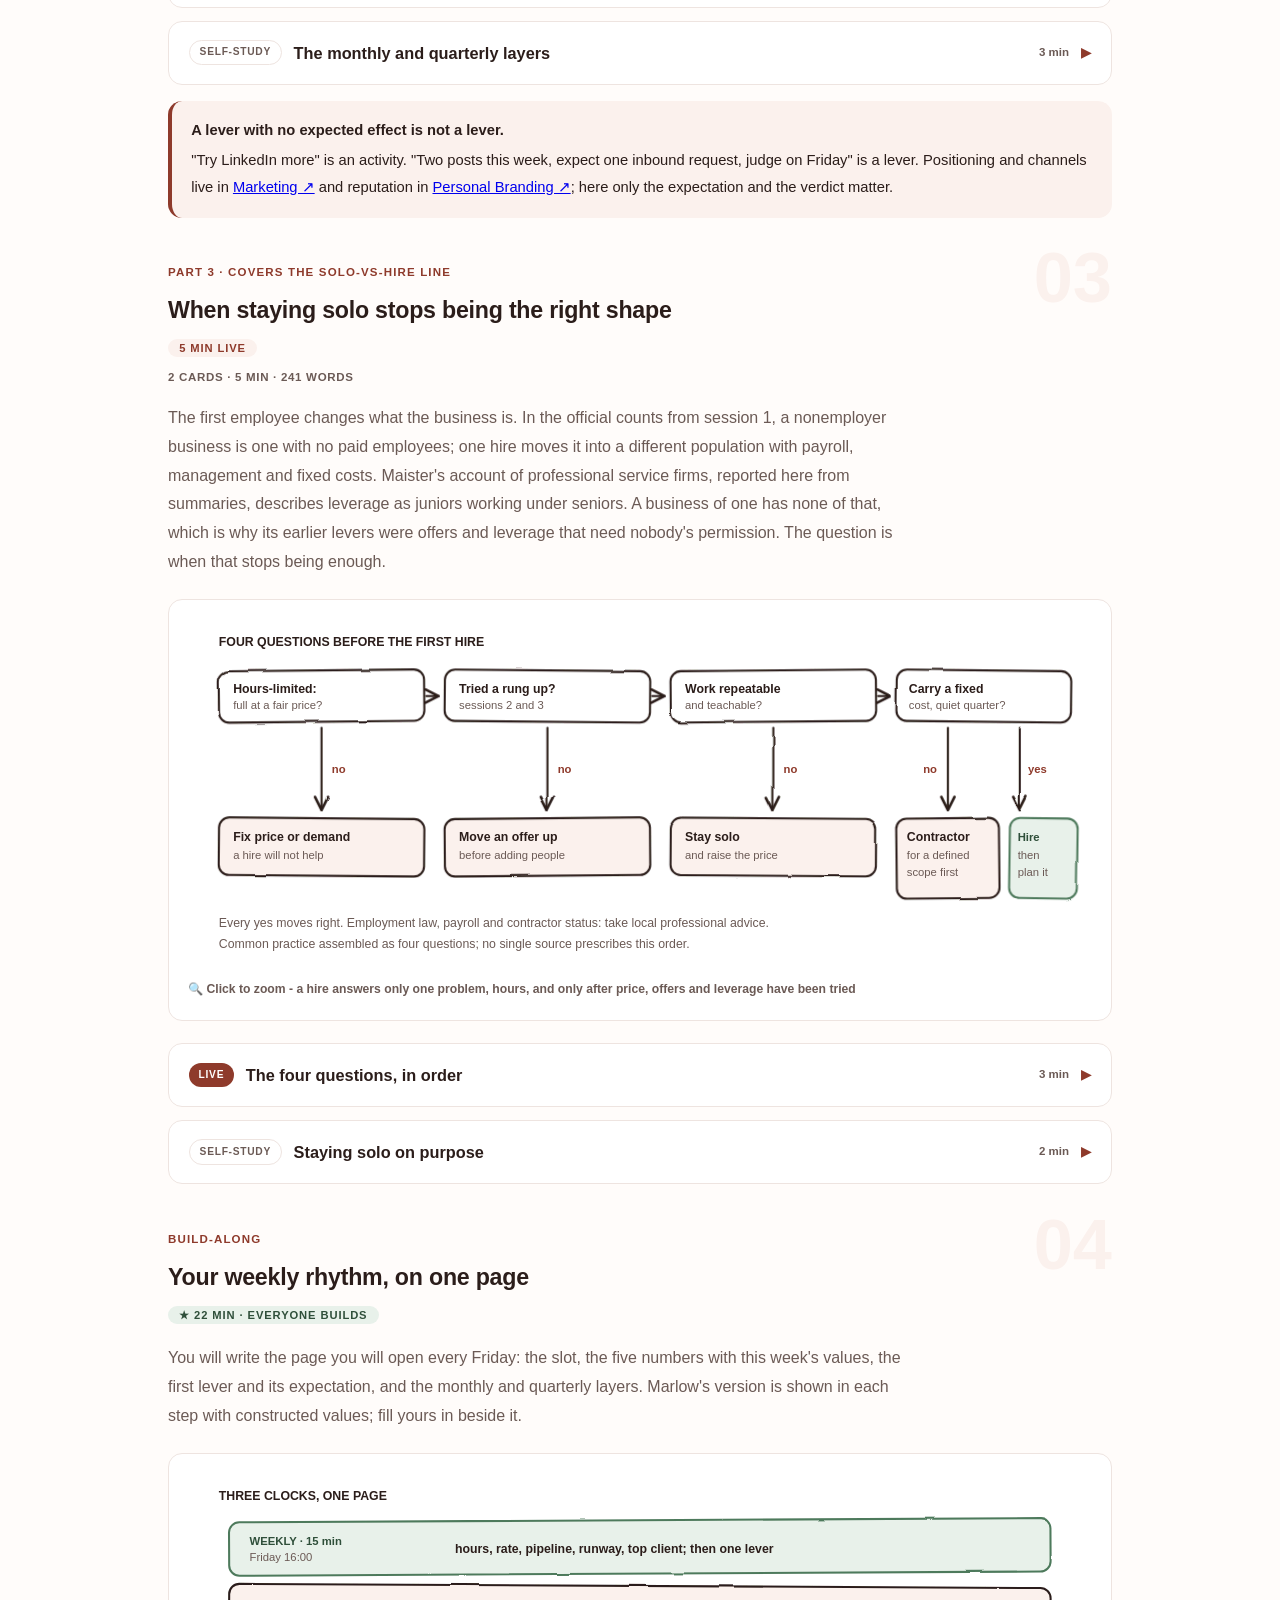
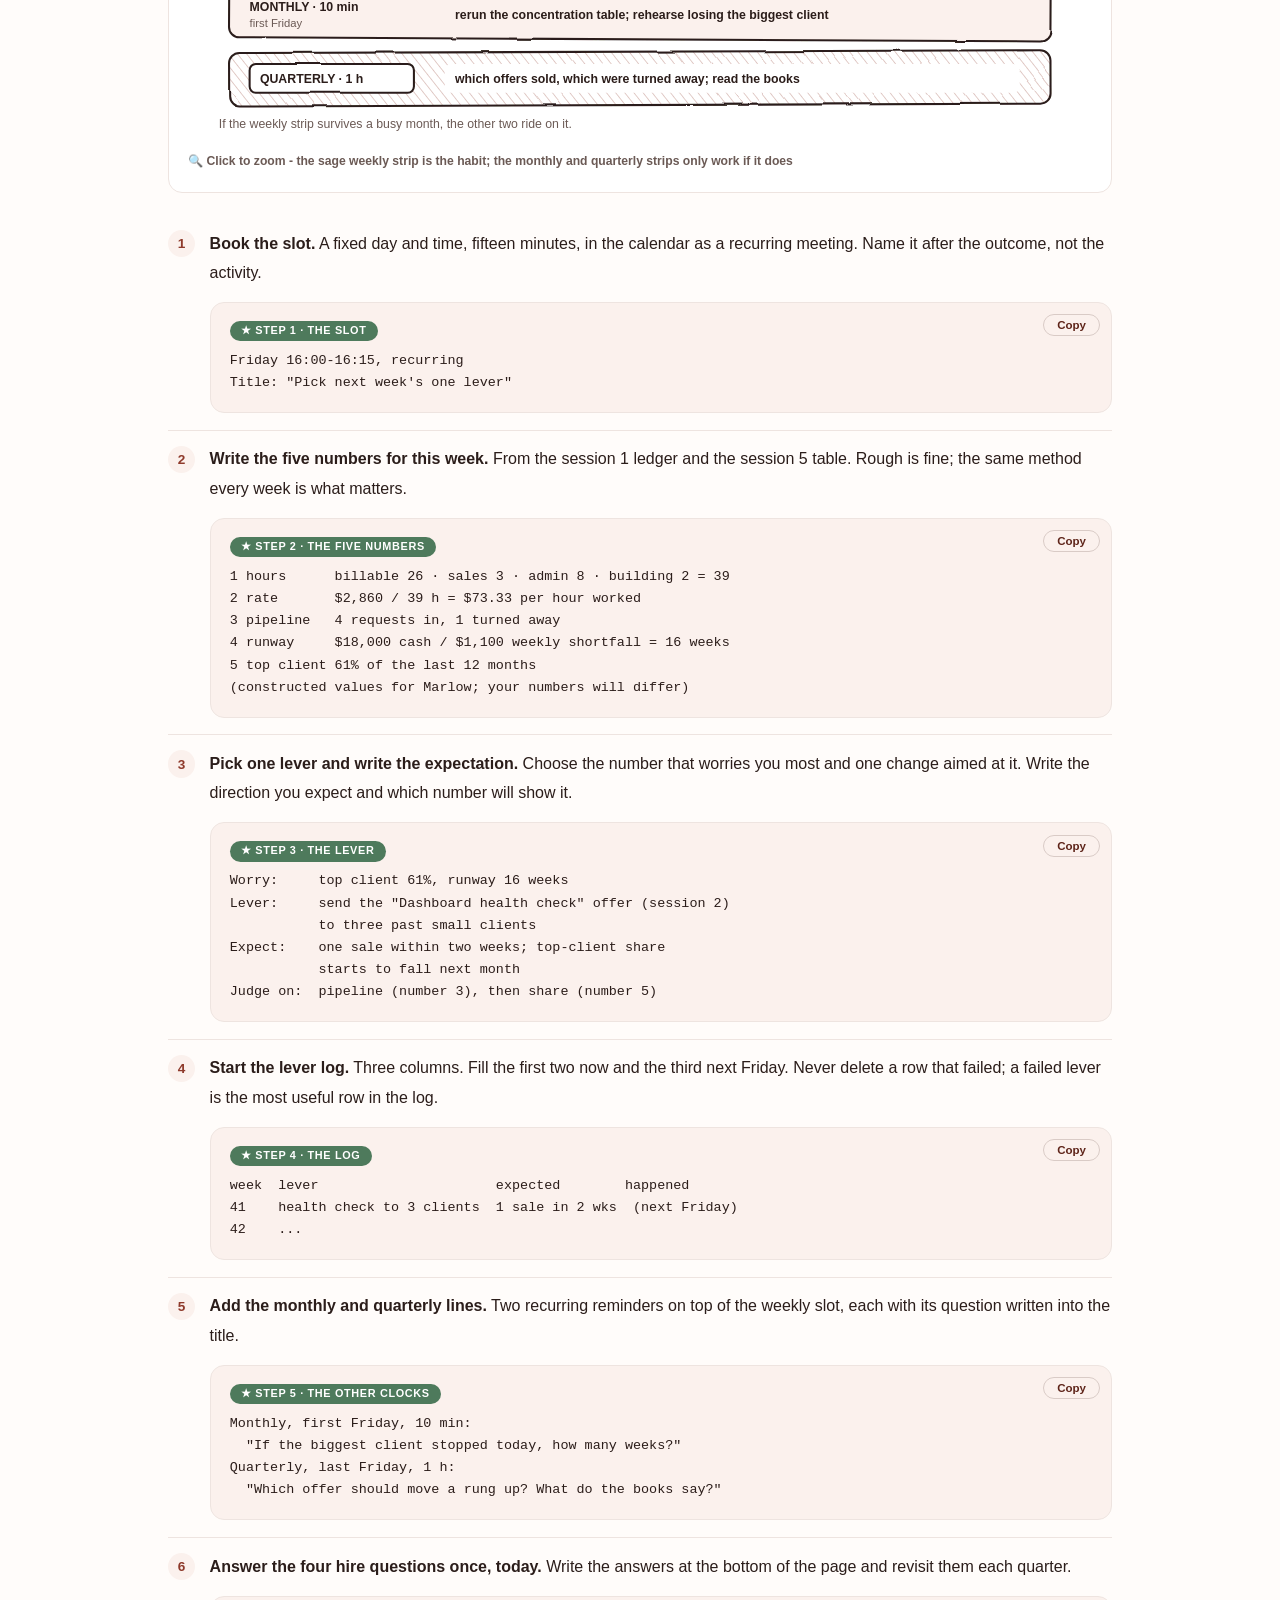
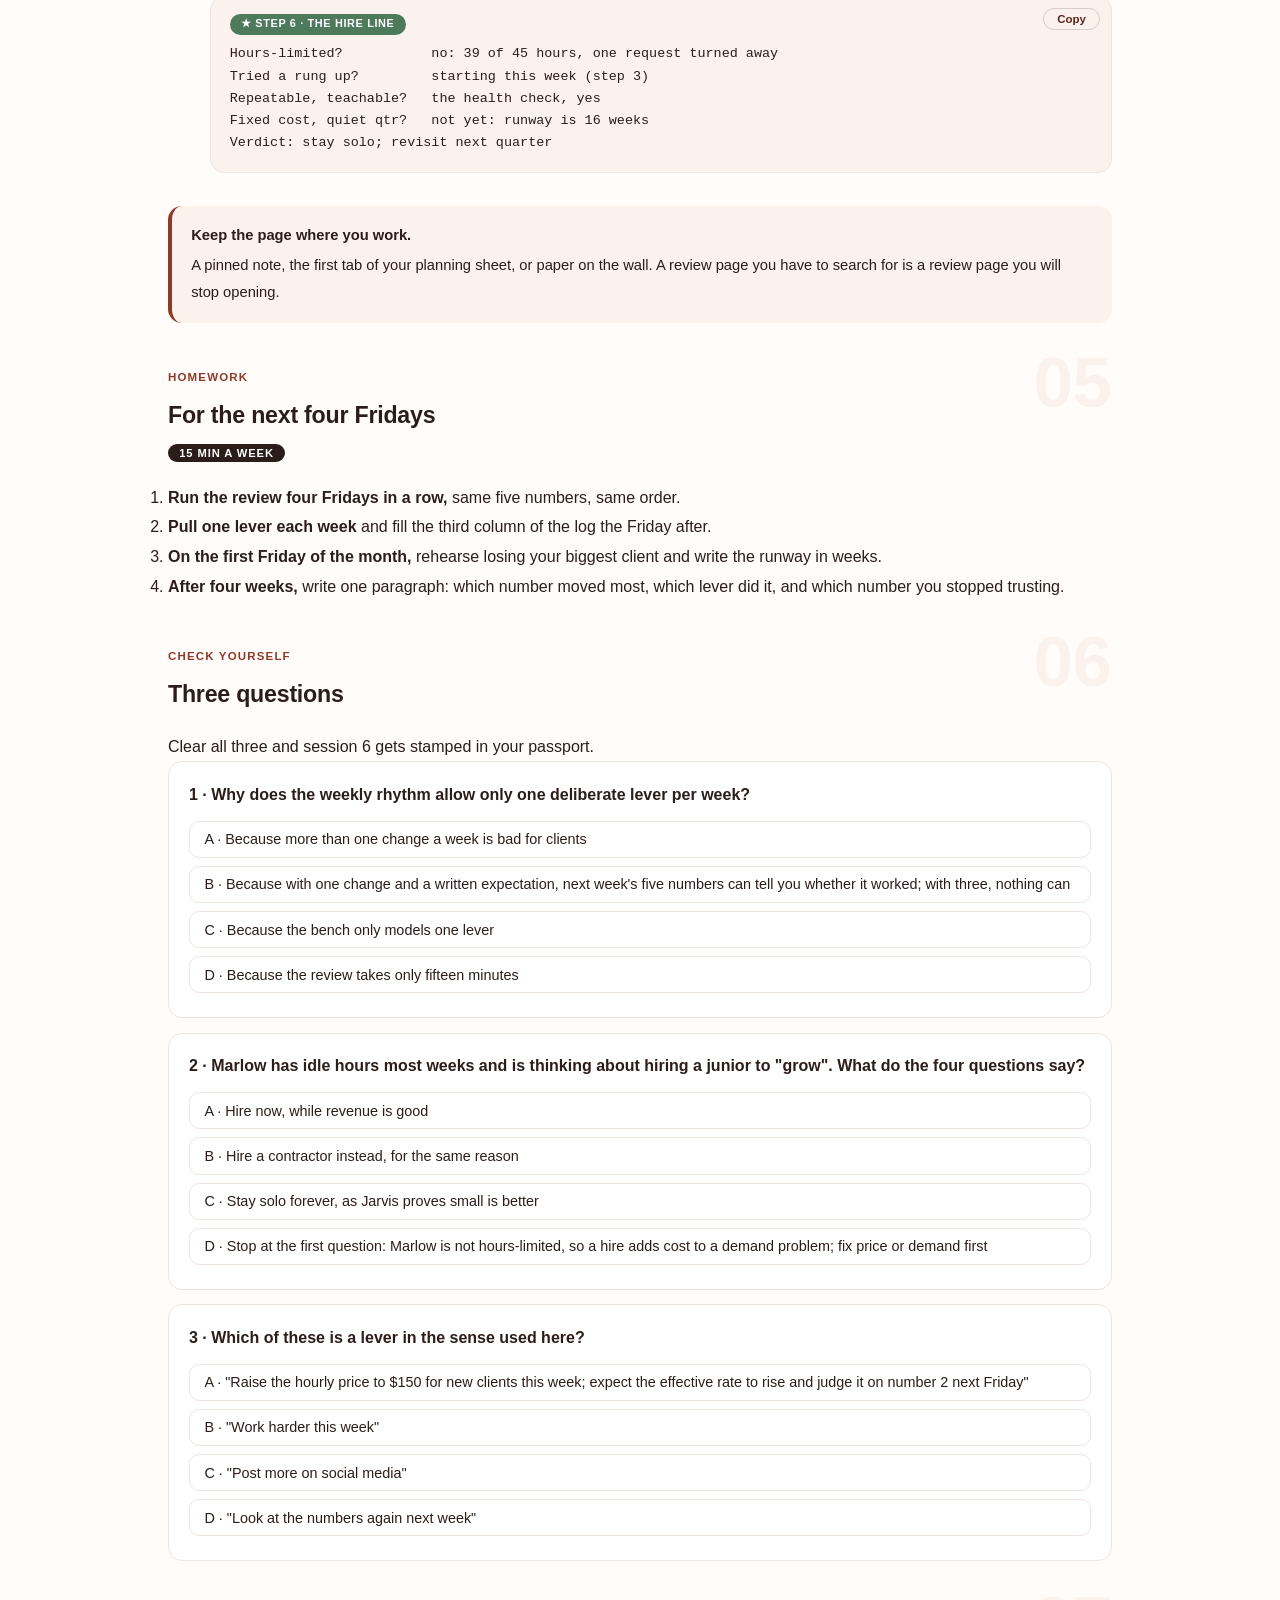
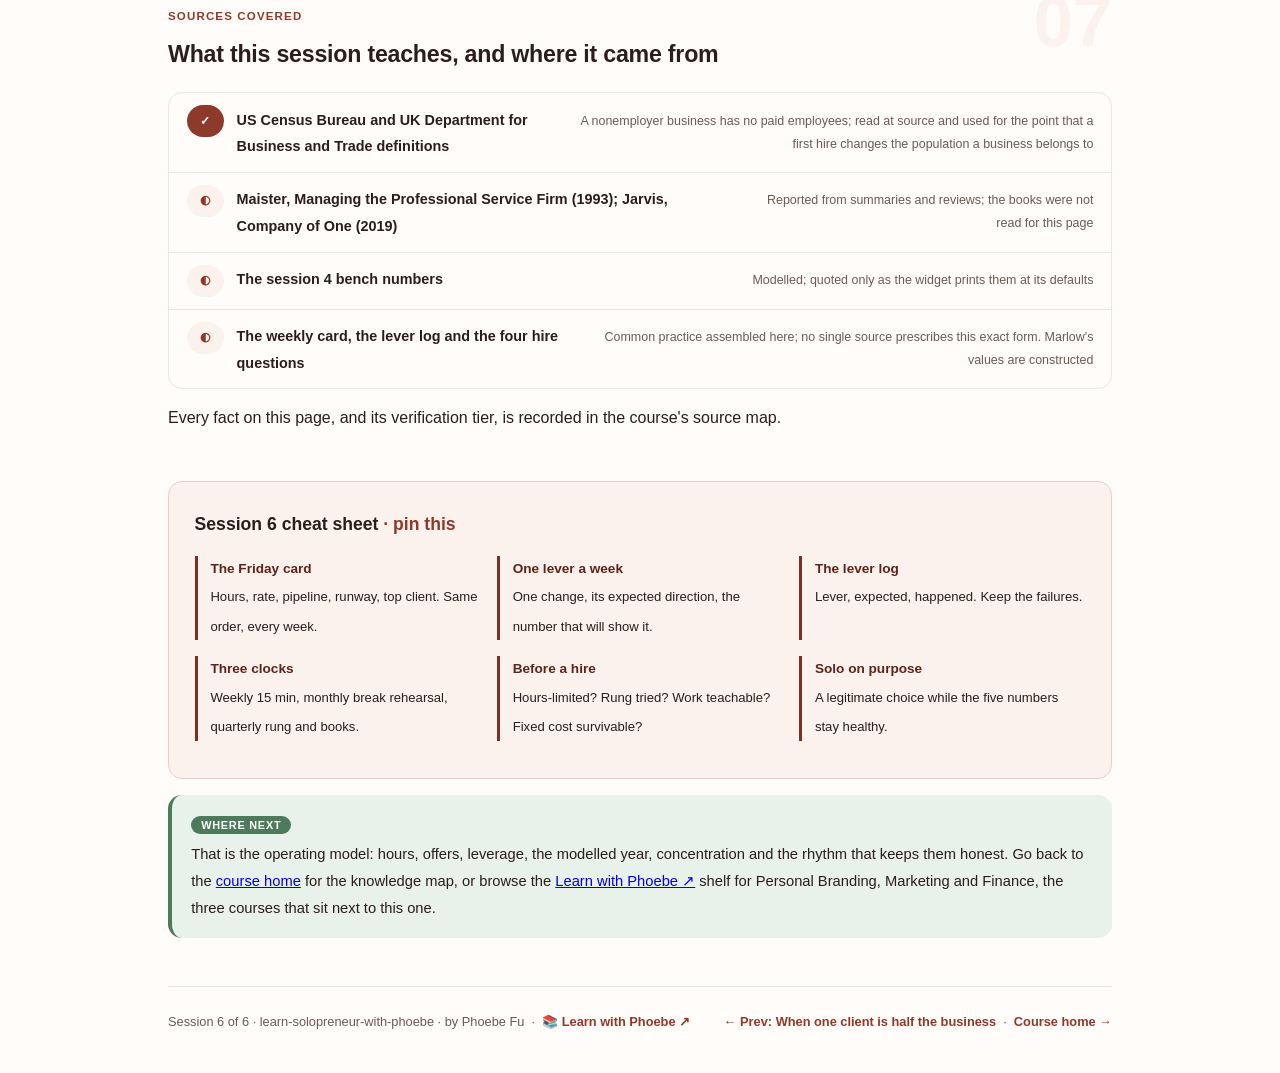
<file: courses/06-the-weekly-operating-rhythm.html>
<!DOCTYPE html>
<html lang="en">
<head>
<meta charset="UTF-8">
<meta name="viewport" content="width=device-width, initial-scale=1.0">
<!-- social:start -->
<meta name="description" content="Session 6 of 6. A business of one has no manager to ask how the week went, so it needs a rhythm. A fifteen-minute weekly review of five numbers, one lever pulled per week and judged a week later, and the questions that decide when staying solo stops being the right shape.">
<meta property="og:type" content="article">
<meta property="og:site_name" content="Learn with Phoebe">
<meta property="og:title" content="The weekly operating rhythm - learn solopreneur with phoebe">
<meta property="og:description" content="Session 6 of 6. Five numbers every Friday, one lever a week, and the line between staying solo and hiring.">
<meta property="og:url" content="https://phoebefu6.github.io/learn-solopreneur-with-phoebe/courses/06-the-weekly-operating-rhythm.html">
<meta property="og:image" content="https://phoebefu6.github.io/learn-solopreneur-with-phoebe/assets/og-cover.png">
<meta property="og:image:width" content="1200">
<meta property="og:image:height" content="630">
<meta name="twitter:card" content="summary_large_image">
<meta name="twitter:title" content="The weekly operating rhythm - learn solopreneur with phoebe">
<meta name="twitter:description" content="Session 6 of 6. A fifteen-minute review, one lever a week, and the solo-vs-hire line.">
<meta name="twitter:image" content="https://phoebefu6.github.io/learn-solopreneur-with-phoebe/assets/og-cover.png">
<!-- social:end -->
<title>Session 6 · The weekly operating rhythm - learn solopreneur with phoebe</title>
<link rel="stylesheet" href="../assets/style.css?v=20">
</head>
<body>

<div class="toolbar">
  <div class="wrap">
    <span class="crumb"><a href="../index.html">learn-solopreneur-with-phoebe</a> / Session 6 of 6</span>
    <button class="btn" id="toggle-all" type="button">Expand all</button>
    <button class="btn primary" id="zoom-toggle" type="button">Projector zoom: off</button>
  </div>
</div>

<header class="masthead">
  <div class="wrap">
    <div class="eyebrow">Learn Solopreneur with Phoebe · Session 6 of 6</div>
    <h1>The weekly operating <span class="accent">rhythm</span></h1>
    <p class="sub">In a company, someone asks every week how things are going: a manager, a stand-up, a dashboard. In a business of one, nobody does, so the hours drift, the anchor client grows, and the quiet month arrives as a surprise. Tonight we build the rhythm that replaces the manager: fifteen minutes on a fixed day, five numbers from the earlier sessions, and one lever pulled and judged a week later. We finish with the question every growing business of one meets eventually: when does staying solo stop being the right shape?</p>
    <div class="chip-row">
      <span class="chip level">🟠 Deeper</span>
      <span class="chip audience">Anyone who runs their own work</span>
      <span class="chip audience">Your session 1 ledger and session 5 table</span>
      <span class="chip time">45 min</span>
    </div>
    <div class="agenda">
      <span class="a1" style="flex:1">0-3 · Welcome</span>
      <span class="a2" style="flex:4">3-18 · Review, lever, the hire line</span>
      <span class="a3" style="flex:5">18-40 · Build-along: your weekly rhythm</span>
      <span class="a4" style="flex:1">40-45 · Q&amp;A</span>
    </div>
  </div>
</header>

<main class="wrap">

  <section class="section" id="intro">
    <div class="section-kicker">
      <span class="klabel">Part 0</span>
      <h2>Where we start</h2>
    </div>
    <p class="lede">Marlow, the constructed consultant from every session, now has the pieces: an hour ledger, an offer one rung up, a leverage audit, a modelled year on the bench and a concentration table with a runway. None of them helps if it is looked at once and filed. The work tonight is to turn them into a habit small enough to survive a busy week. Marlow's numbers stay modelled and constructed. Illustrative, not financial or tax advice.</p>

    <div class="legend">
      <span class="pill">🎫 Clear all three quiz questions to stamp your passport</span>
      <span class="pill">Live = presented in the 45 minutes</span>
      <span class="pill">Self-study = the full depth, after class</span>
      <span class="pill">★ Build-along = write it yourself</span>
    </div>

    <div class="callout win">
      <p><strong>★ What you walk out with tonight.</strong> A one-page weekly review with five numbers and the session each one came from, a lever log that forces one change at a time and a verdict a week later, a monthly and quarterly layer on top, and four questions that tell you whether your next step is a hire, a contractor, a new rung or nothing at all.</p>
    </div>
  </section>

  <section class="section" id="part-1">
    <div class="section-kicker">
      <span class="klabel">Part 1 · covers the weekly review</span>
      <h2>Fifteen minutes, five numbers</h2>
      <span class="tag concept">5 min live</span>
    </div>
    <p class="lede">A review that takes an hour gets skipped in the first busy week. Fifteen minutes on a fixed day, the same five numbers in the same order, is short enough to keep. Each number is one the earlier sessions already taught you to compute, so the review asks for nothing new, only for looking.</p>

    <figure class="zoomable">
      <svg viewBox="0 0 880 300" xmlns="http://www.w3.org/2000/svg" role="img" aria-label="A one-page weekly review card with five boxes in a row: hours by kind from session 1, effective rate from session 1, pipeline of requests won and turned away from session 4, cash and weeks of runway from session 5, and top client's share from session 5. All five boxes feed one arrow into a sage box: the one lever for next week.">
        <defs>
          <filter id="s6aSk" x="-3%" y="-3%" width="106%" height="106%"><feTurbulence type="fractalNoise" baseFrequency="0.02" numOctaves="2" seed="61" result="n"/><feDisplacementMap in="SourceGraphic" in2="n" scale="2.4" xChannelSelector="R" yChannelSelector="G"/></filter>
          <pattern id="s6aHc" patternUnits="userSpaceOnUse" width="7" height="7" patternTransform="rotate(-38)"><line x1="0" y1="0" x2="0" y2="7" stroke="#8E3A2B" stroke-width="1" opacity=".5"/></pattern>
          <marker id="s6aAr" viewBox="0 0 10 10" refX="9" refY="5" markerWidth="8" markerHeight="8" orient="auto"><path d="M1 1 L9 5 L1 9" fill="none" stroke="#2B1D1A" stroke-width="1.6" stroke-linecap="round"/></marker>
        </defs>
        <style>
          .s6aH { font: 800 12px Inter, sans-serif; fill: #2B1D1A; }
          .s6aL { font: 600 12px Inter, sans-serif; fill: #2B1D1A; }
          .s6aS { font: 400 11px Inter, sans-serif; fill: #6B5A55; }
          .s6aB { font: 800 11px Inter, sans-serif; fill: #2F4F3A; }
          .s6aA { font: 700 11px Inter, sans-serif; fill: #8E3A2B; }
          .s6aN { font: 400 12px Inter, sans-serif; fill: #6B5A55; }
        </style>

        <text class="s6aH" x="30" y="26">THE FRIDAY CARD: FIVE NUMBERS IN, ONE LEVER OUT</text>

        <g filter="url(#s6aSk)" fill="none" stroke="#2B1D1A" stroke-width="2" stroke-linecap="round" stroke-linejoin="round">
          <rect x="30" y="46" width="820" height="128" rx="12" transform="rotate(-0.3 440 110)" fill="#FBF1ED"/>
          <rect x="46" y="70" width="150" height="88" rx="8" transform="rotate(-1 121 114)" fill="#FFFFFF"/>
          <rect x="206" y="70" width="150" height="88" rx="8" transform="rotate(1 281 114)" fill="#FFFFFF"/>
          <rect x="366" y="70" width="150" height="88" rx="8" transform="rotate(-0.8 441 114)" fill="#FFFFFF"/>
          <rect x="526" y="70" width="150" height="88" rx="8" transform="rotate(0.9 601 114)" fill="#FFFFFF"/>
          <rect x="686" y="70" width="150" height="88" rx="8" transform="rotate(-0.7 761 114)" fill="#FFFFFF"/>
          <path d="M440 182 L440 210" marker-end="url(#s6aAr)"/>
          <rect x="300" y="218" width="280" height="46" rx="10" transform="rotate(0.4 440 241)" fill="#E8F1EA" stroke="#4E7A5C"/>
        </g>

        <text class="s6aA" x="121" y="92" text-anchor="middle">1 · HOURS</text>
        <text class="s6aS" x="121" y="112" text-anchor="middle">billable, sales,</text>
        <text class="s6aS" x="121" y="128" text-anchor="middle">admin, building</text>
        <text class="s6aS" x="121" y="148" text-anchor="middle">session 1</text>
        <text class="s6aA" x="281" y="92" text-anchor="middle">2 · RATE</text>
        <text class="s6aS" x="281" y="112" text-anchor="middle">revenue ÷ every</text>
        <text class="s6aS" x="281" y="128" text-anchor="middle">hour worked</text>
        <text class="s6aS" x="281" y="148" text-anchor="middle">session 1</text>
        <text class="s6aA" x="441" y="92" text-anchor="middle">3 · PIPELINE</text>
        <text class="s6aS" x="441" y="112" text-anchor="middle">requests won,</text>
        <text class="s6aS" x="441" y="128" text-anchor="middle">turned away</text>
        <text class="s6aS" x="441" y="148" text-anchor="middle">session 4</text>
        <text class="s6aA" x="601" y="92" text-anchor="middle">4 · RUNWAY</text>
        <text class="s6aS" x="601" y="112" text-anchor="middle">cash ÷ weekly</text>
        <text class="s6aS" x="601" y="128" text-anchor="middle">shortfall</text>
        <text class="s6aS" x="601" y="148" text-anchor="middle">session 5</text>
        <text class="s6aA" x="761" y="92" text-anchor="middle">5 · TOP CLIENT</text>
        <text class="s6aS" x="761" y="112" text-anchor="middle">share of revenue,</text>
        <text class="s6aS" x="761" y="128" text-anchor="middle">rolling 12 months</text>
        <text class="s6aS" x="761" y="148" text-anchor="middle">session 5</text>
        <text class="s6aB" x="440" y="238" text-anchor="middle">one lever for next week</text>
        <text class="s6aS" x="440" y="254" text-anchor="middle">written down, judged next Friday</text>

        <text class="s6aN" x="30" y="288">Same five numbers, same order, same day. A number you skip twice is a number you no longer manage.</text>
      </svg>
      <figcaption>🔍 Click to zoom - the review is not the five boxes, it is the sage one: a review that changes nothing was only a report</figcaption>
    </figure>

    <details class="card" open>
      <summary><span class="mode live">Live</span>The five numbers, and what each one warns you about<span class="mini">3 min</span><span class="caret">▶</span></summary>
      <div class="body">
        <p><strong>Hours by kind</strong> is the session 1 ledger for the week: billable, sales, admin, building. It warns you when admin is creeping or when no building happened for a month. <strong>Effective rate</strong>, revenue divided by every hour worked, warns you when the business is getting busier without getting better. <strong>Pipeline</strong> is what came in and what you turned away; the session 4 bench prints the second number for a reason, because turned-away work is the earliest sign that a rung up is overdue.</p>
        <p><strong>Runway</strong>, cash on hand divided by the weekly shortfall if the biggest client stopped, is the session 5 check. It warns you before the quiet month, not during it. <strong>Top client's share</strong> over a rolling twelve months warns you when one relationship is quietly becoming the business. On the modelled all-hourly year it was 69.5 percent; nobody chose that, and a weekly glance is how you would have seen it coming.</p>
      </div>
    </details>

    <details class="card">
      <summary><span class="mode self">Self-study</span>Why a fixed day matters more than a perfect template<span class="mini">2 min</span><span class="caret">▶</span></summary>
      <div class="body">
        <p>The value of the review is the comparison with last week, and a comparison needs the same thing measured the same way at the same interval. A rough number written every Friday beats a precise one computed whenever you remember. Put the slot in the calendar as a client meeting with yourself, keep last week's card open next to this week's, and write the numbers by hand if a spreadsheet would be an excuse to tinker. How you triage the rest of your week belongs to <a href="https://phoebefu6.github.io/learn-ai-productivity-with-phoebe/">AI Productivity ↗</a>; the review here is only the business ledger.</p>
      </div>
    </details>

    <div class="callout example">
      <span class="ex-pill">Real world</span>
      <p><strong>The busy year that ended thin.</strong> A familiar pattern: a solo developer has the busiest year of their life, works most weekends, and at year end finds income barely above the previous year. Every week felt full, so nothing looked wrong. A weekly card would have shown the effective rate falling for months while revenue rose a little, exactly the shape the session 4 anti-lever prints for "say yes to everything".</p>
    </div>
  </section>

  <section class="section" id="part-2">
    <div class="section-kicker">
      <span class="klabel">Part 2 · covers one lever at a time</span>
      <h2>One lever a week, judged a week later</h2>
      <span class="tag concept">5 min live</span>
    </div>
    <p class="lede">Change three things at once and you will never know which one worked. The weekly rhythm allows one deliberate change per week, written down with what you expect it to move, and judged against the same five numbers a week later. Most levers come from the earlier sessions: a price, a rung, a piece of leverage, a cap on one client.</p>

    <figure class="zoomable">
      <svg viewBox="0 0 880 300" xmlns="http://www.w3.org/2000/svg" role="img" aria-label="A loop of four stages drawn clockwise: review the five numbers, choose one lever and write the expected effect, run the week, then compare against the expectation, which leads back to review. To the side, a lever log with three columns: lever, expected, what happened. The choose-one-lever stage is highlighted in sage.">
        <defs>
          <filter id="s6bSk" x="-3%" y="-3%" width="106%" height="106%"><feTurbulence type="fractalNoise" baseFrequency="0.02" numOctaves="2" seed="67" result="n"/><feDisplacementMap in="SourceGraphic" in2="n" scale="2.4" xChannelSelector="R" yChannelSelector="G"/></filter>
          <marker id="s6bAr" viewBox="0 0 10 10" refX="9" refY="5" markerWidth="8" markerHeight="8" orient="auto"><path d="M1 1 L9 5 L1 9" fill="none" stroke="#2B1D1A" stroke-width="1.6" stroke-linecap="round"/></marker>
        </defs>
        <style>
          .s6bH { font: 800 12px Inter, sans-serif; fill: #2B1D1A; }
          .s6bL { font: 600 12px Inter, sans-serif; fill: #2B1D1A; }
          .s6bS { font: 400 11px Inter, sans-serif; fill: #6B5A55; }
          .s6bB { font: 800 11px Inter, sans-serif; fill: #2F4F3A; }
          .s6bA { font: 700 11px Inter, sans-serif; fill: #8E3A2B; }
          .s6bN { font: 400 12px Inter, sans-serif; fill: #6B5A55; }
        </style>

        <text class="s6bH" x="30" y="26">THE LEVER LOOP: ONE CHANGE, ONE EXPECTATION, ONE VERDICT</text>

        <g filter="url(#s6bSk)" fill="none" stroke="#2B1D1A" stroke-width="2" stroke-linecap="round" stroke-linejoin="round">
          <rect x="60" y="56" width="180" height="50" rx="10" transform="rotate(-1 150 81)" fill="#FFFFFF"/>
          <rect x="300" y="56" width="180" height="50" rx="10" transform="rotate(1 390 81)" fill="#E8F1EA" stroke="#4E7A5C"/>
          <rect x="300" y="196" width="180" height="50" rx="10" transform="rotate(-0.8 390 221)" fill="#FFFFFF"/>
          <rect x="60" y="196" width="180" height="50" rx="10" transform="rotate(0.8 150 221)" fill="#FFFFFF"/>
          <path d="M244 80 L294 80" marker-end="url(#s6bAr)"/>
          <path d="M390 112 L390 188" marker-end="url(#s6bAr)"/>
          <path d="M296 222 L246 222" marker-end="url(#s6bAr)"/>
          <path d="M150 190 L150 114" marker-end="url(#s6bAr)"/>
          <rect x="540" y="50" width="300" height="200" rx="8" transform="rotate(-0.5 690 150)" fill="#FBF1ED"/>
          <path d="M556 92 L824 92 M556 132 L824 132 M556 172 L824 172 M556 212 L824 212" stroke="#D9CBC6" stroke-width="1.2"/>
          <path d="M640 76 L640 236 M736 76 L736 236" stroke="#D9CBC6" stroke-width="1.2"/>
        </g>

        <text class="s6bL" x="150" y="78" text-anchor="middle">1 · review</text>
        <text class="s6bS" x="150" y="94" text-anchor="middle">the five numbers</text>
        <text class="s6bB" x="390" y="78" text-anchor="middle">2 · choose one lever</text>
        <text class="s6bS" x="390" y="94" text-anchor="middle">write what it should move</text>
        <text class="s6bL" x="390" y="218" text-anchor="middle">3 · run the week</text>
        <text class="s6bS" x="390" y="234" text-anchor="middle">change nothing else</text>
        <text class="s6bL" x="150" y="218" text-anchor="middle">4 · compare</text>
        <text class="s6bS" x="150" y="234" text-anchor="middle">expected against actual</text>

        <text class="s6bA" x="560" y="86">lever</text>
        <text class="s6bA" x="650" y="86">expected</text>
        <text class="s6bA" x="746" y="86">happened</text>
        <text class="s6bS" x="560" y="122">new price</text>
        <text class="s6bS" x="650" y="122">rate up</text>
        <text class="s6bS" x="746" y="122">next Friday</text>
        <text class="s6bS" x="560" y="162">admin batch</text>
        <text class="s6bS" x="650" y="162">admin down</text>
        <text class="s6bS" x="560" y="202">client cap</text>
        <text class="s6bS" x="650" y="202">share down</text>

        <text class="s6bN" x="30" y="282">The log is the memory a business of one does not otherwise have. Rows are constructed examples.</text>
      </svg>
      <figcaption>🔍 Click to zoom - the sage box is the discipline: one lever, with its expected effect written before the week starts</figcaption>
    </figure>

    <details class="card">
      <summary><span class="mode live">Live</span>Levers the bench has already priced<span class="mini">3 min</span><span class="caret">▶</span></summary>
      <div class="body">
        <p>The session 4 bench prints what several levers do to Marlow's modelled year, which is a useful way to rank them before trying one on a real week. On the all-hourly rung, the hourly price slider at $150 instead of $110 takes revenue from $144,430 to $196,950 and the effective rate from $84.12 to $114.71, on the model's generous assumption that every client stays. Adding automation on top of retainers takes the rate from $108.80 to $116.43. Saying yes to every hourly request is the lever that looks like growth and lowers the rate.</p>
        <p>A real week will not match the model, and that is the point of the log: you write the expected direction from the bench, run one week, and record what actually moved. How demand responds to a price change is the part the model cannot know; <a href="https://phoebefu6.github.io/learn-economics-with-phoebe/">Economics ↗</a> teaches how to estimate it from your own data.</p>
      </div>
    </details>

    <details class="card">
      <summary><span class="mode self">Self-study</span>The monthly and quarterly layers<span class="mini">3 min</span><span class="caret">▶</span></summary>
      <div class="body">
        <p><strong>Monthly</strong>, rehearse the break: rerun the session 5 table and runway as if the biggest client stopped today. It takes ten minutes and keeps the number honest as clients change. <strong>Quarterly</strong>, review the rung: which offers sold, which were turned away, and whether one offer should move a rung up. Quarterly is also the moment to read your books properly; statements and cash versus profit belong to <a href="https://phoebefu6.github.io/learn-finance-with-phoebe/">Finance ↗</a>, and tax questions to a local professional.</p>
      </div>
    </details>

    <div class="callout tip">
      <p><strong>A lever with no expected effect is not a lever.</strong> "Try LinkedIn more" is an activity. "Two posts this week, expect one inbound request, judge on Friday" is a lever. Positioning and channels live in <a href="https://phoebefu6.github.io/learn-marketing-with-phoebe/">Marketing ↗</a> and reputation in <a href="https://phoebefu6.github.io/learn-personal-branding-with-phoebe/">Personal Branding ↗</a>; here only the expectation and the verdict matter.</p>
    </div>
  </section>

  <section class="section" id="part-3">
    <div class="section-kicker">
      <span class="klabel">Part 3 · covers the solo-vs-hire line</span>
      <h2>When staying solo stops being the right shape</h2>
      <span class="tag concept">5 min live</span>
    </div>
    <p class="lede">The first employee changes what the business is. In the official counts from session 1, a nonemployer business is one with no paid employees; one hire moves it into a different population with payroll, management and fixed costs. Maister's account of professional service firms, reported here from summaries, describes leverage as juniors working under seniors. A business of one has none of that, which is why its earlier levers were offers and leverage that need nobody's permission. The question is when that stops being enough.</p>

    <figure class="zoomable">
      <svg viewBox="0 0 880 340" xmlns="http://www.w3.org/2000/svg" role="img" aria-label="A decision tree. Is the business hours-limited, full at a fair price? If no, fix the price or demand first. If yes, has a rung up been tried? If no, move one offer up the ladder first. If yes, is the work you would hand over repeatable and teachable? If no, stay solo and raise the price. If yes, can revenue carry a fixed weekly cost through a quiet quarter? If yes, consider a hire, highlighted in sage. If no, start with a contractor for a defined scope.">
        <defs>
          <filter id="s6cSk" x="-3%" y="-3%" width="106%" height="106%"><feTurbulence type="fractalNoise" baseFrequency="0.02" numOctaves="2" seed="71" result="n"/><feDisplacementMap in="SourceGraphic" in2="n" scale="2.4" xChannelSelector="R" yChannelSelector="G"/></filter>
          <marker id="s6cAr" viewBox="0 0 10 10" refX="9" refY="5" markerWidth="8" markerHeight="8" orient="auto"><path d="M1 1 L9 5 L1 9" fill="none" stroke="#2B1D1A" stroke-width="1.6" stroke-linecap="round"/></marker>
        </defs>
        <style>
          .s6cH { font: 800 12px Inter, sans-serif; fill: #2B1D1A; }
          .s6cL { font: 600 12px Inter, sans-serif; fill: #2B1D1A; }
          .s6cS { font: 400 11px Inter, sans-serif; fill: #6B5A55; }
          .s6cB { font: 800 11px Inter, sans-serif; fill: #2F4F3A; }
          .s6cA { font: 700 11px Inter, sans-serif; fill: #8E3A2B; }
          .s6cN { font: 400 12px Inter, sans-serif; fill: #6B5A55; }
        </style>

        <text class="s6cH" x="30" y="26">FOUR QUESTIONS BEFORE THE FIRST HIRE</text>

        <g filter="url(#s6cSk)" fill="none" stroke="#2B1D1A" stroke-width="2" stroke-linecap="round" stroke-linejoin="round">
          <rect x="30" y="50" width="200" height="50" rx="10" transform="rotate(-0.6 130 75)" fill="#FFFFFF"/>
          <rect x="250" y="50" width="200" height="50" rx="10" transform="rotate(0.5 350 75)" fill="#FFFFFF"/>
          <rect x="470" y="50" width="200" height="50" rx="10" transform="rotate(-0.5 570 75)" fill="#FFFFFF"/>
          <rect x="690" y="50" width="170" height="50" rx="10" transform="rotate(0.6 775 75)" fill="#FFFFFF"/>
          <path d="M232 75 L244 75" marker-end="url(#s6cAr)"/>
          <path d="M452 75 L464 75" marker-end="url(#s6cAr)"/>
          <path d="M672 75 L684 75" marker-end="url(#s6cAr)"/>
          <path d="M130 106 L130 186" marker-end="url(#s6cAr)"/>
          <path d="M350 106 L350 186" marker-end="url(#s6cAr)"/>
          <path d="M570 106 L570 186" marker-end="url(#s6cAr)"/>
          <path d="M740 106 L740 186" marker-end="url(#s6cAr)"/>
          <path d="M810 106 L810 186" marker-end="url(#s6cAr)"/>
          <rect x="30" y="194" width="200" height="56" rx="10" transform="rotate(0.5 130 222)" fill="#FBF1ED"/>
          <rect x="250" y="194" width="200" height="56" rx="10" transform="rotate(-0.5 350 222)" fill="#FBF1ED"/>
          <rect x="470" y="194" width="200" height="56" rx="10" transform="rotate(0.4 570 222)" fill="#FBF1ED"/>
          <rect x="690" y="194" width="100" height="78" rx="10" transform="rotate(-0.6 740 233)" fill="#FBF1ED"/>
          <rect x="800" y="194" width="66" height="78" rx="10" transform="rotate(0.8 833 233)" fill="#E8F1EA" stroke="#4E7A5C"/>
        </g>

        <text class="s6cL" x="44" y="72">Hours-limited:</text>
        <text class="s6cS" x="44" y="88">full at a fair price?</text>
        <text class="s6cL" x="264" y="72">Tried a rung up?</text>
        <text class="s6cS" x="264" y="88">sessions 2 and 3</text>
        <text class="s6cL" x="484" y="72">Work repeatable</text>
        <text class="s6cS" x="484" y="88">and teachable?</text>
        <text class="s6cL" x="702" y="72">Carry a fixed</text>
        <text class="s6cS" x="702" y="88">cost, quiet quarter?</text>
        <text class="s6cA" x="140" y="150">no</text>
        <text class="s6cA" x="360" y="150">no</text>
        <text class="s6cA" x="580" y="150">no</text>
        <text class="s6cA" x="716" y="150">no</text>
        <text class="s6cA" x="818" y="150">yes</text>
        <text class="s6cL" x="44" y="216">Fix price or demand</text>
        <text class="s6cS" x="44" y="234">a hire will not help</text>
        <text class="s6cL" x="264" y="216">Move an offer up</text>
        <text class="s6cS" x="264" y="234">before adding people</text>
        <text class="s6cL" x="484" y="216">Stay solo</text>
        <text class="s6cS" x="484" y="234">and raise the price</text>
        <text class="s6cL" x="700" y="216">Contractor</text>
        <text class="s6cS" x="700" y="234">for a defined</text>
        <text class="s6cS" x="700" y="250">scope first</text>
        <text class="s6cB" x="808" y="216">Hire</text>
        <text class="s6cS" x="808" y="234">then</text>
        <text class="s6cS" x="808" y="250">plan it</text>

        <text class="s6cN" x="30" y="300">Every yes moves right. Employment law, payroll and contractor status: take local professional advice.</text>
        <text class="s6cN" x="30" y="320">Common practice assembled as four questions; no single source prescribes this order.</text>
      </svg>
      <figcaption>🔍 Click to zoom - a hire answers only one problem, hours, and only after price, offers and leverage have been tried</figcaption>
    </figure>

    <details class="card">
      <summary><span class="mode live">Live</span>The four questions, in order<span class="mini">3 min</span><span class="caret">▶</span></summary>
      <div class="body">
        <p><strong>Are you hours-limited?</strong> Session 1's diagnosis. If you have idle hours, a hire adds cost to a demand problem; if you are full and cheap, a price change is faster and free. <strong>Have you tried a rung up?</strong> A productized offer or a retainer may lift the effective rate without adding a person; on the modelled bench, the rungs took the rate from $84.12 to $116.43 with the same one person. <strong>Is the work repeatable and teachable?</strong> If only you can do it, a hire becomes a second job of supervising. <strong>Can revenue carry a fixed weekly cost through a quiet quarter?</strong> The session 5 runway, with a salary added to weekly costs, answers it.</p>
        <p>Only four yeses point at a hire. Three yeses and a no on the last question usually point at a contractor for a defined scope, which adds hours without a fixed cost. The legal line between a contractor and an employee differs by country; take local professional advice before relying on either.</p>
      </div>
    </details>

    <details class="card">
      <summary><span class="mode self">Self-study</span>Staying solo on purpose<span class="mini">2 min</span><span class="caret">▶</span></summary>
      <div class="body">
        <p>Paul Jarvis's <em>Company of One</em> (2019), reported here from reviews, argues against growth for its own sake. Session 3 taught that argument both ways, and it applies here too: choosing not to hire is a legitimate operating decision, not a failure to grow, as long as the five numbers on the weekly card stay healthy. What is not legitimate is drifting into a hire, or out of one, without having asked the four questions.</p>
      </div>
    </details>
  </section>

  <section class="section" id="demo-1">
    <div class="section-kicker">
      <span class="klabel">Build-along</span>
      <h2>Your weekly rhythm, on one page</h2>
      <span class="tag demo">★ 22 min · everyone builds</span>
    </div>
    <p class="lede">You will write the page you will open every Friday: the slot, the five numbers with this week's values, the first lever and its expectation, and the monthly and quarterly layers. Marlow's version is shown in each step with constructed values; fill yours in beside it.</p>

    <figure class="zoomable">
      <svg viewBox="0 0 880 260" xmlns="http://www.w3.org/2000/svg" role="img" aria-label="Three nested time rings drawn as stacked strips: weekly, fifteen minutes, five numbers and one lever; monthly, ten minutes, rehearse losing the biggest client; quarterly, an hour, review the rung and the books. The weekly strip is highlighted in sage as the one that carries the other two.">
        <defs>
          <filter id="s6dSk" x="-3%" y="-3%" width="106%" height="106%"><feTurbulence type="fractalNoise" baseFrequency="0.02" numOctaves="2" seed="73" result="n"/><feDisplacementMap in="SourceGraphic" in2="n" scale="2.4" xChannelSelector="R" yChannelSelector="G"/></filter>
          <pattern id="s6dHc" patternUnits="userSpaceOnUse" width="7" height="7" patternTransform="rotate(-38)"><line x1="0" y1="0" x2="0" y2="7" stroke="#8E3A2B" stroke-width="1" opacity=".5"/></pattern>
        </defs>
        <style>
          .s6dH { font: 800 12px Inter, sans-serif; fill: #2B1D1A; }
          .s6dL { font: 600 12px Inter, sans-serif; fill: #2B1D1A; }
          .s6dS { font: 400 11px Inter, sans-serif; fill: #6B5A55; }
          .s6dB { font: 800 11px Inter, sans-serif; fill: #2F4F3A; }
          .s6dN { font: 400 12px Inter, sans-serif; fill: #6B5A55; }
        </style>

        <text class="s6dH" x="30" y="26">THREE CLOCKS, ONE PAGE</text>

        <g filter="url(#s6dSk)" fill="none" stroke="#2B1D1A" stroke-width="2" stroke-linecap="round" stroke-linejoin="round">
          <rect x="40" y="46" width="800" height="52" rx="10" transform="rotate(-0.3 440 72)" fill="#E8F1EA" stroke="#4E7A5C"/>
          <rect x="40" y="110" width="800" height="52" rx="10" transform="rotate(0.3 440 136)" fill="#FBF1ED"/>
          <rect x="40" y="174" width="800" height="52" rx="10" transform="rotate(-0.2 440 200)" fill="url(#s6dHc)"/>
          <rect x="60" y="186" width="160" height="28" rx="6" fill="#FFFFFF"/>
        </g>

        <text class="s6dB" x="60" y="70">WEEKLY · 15 min</text>
        <text class="s6dS" x="60" y="86">Friday 16:00</text>
        <text class="s6dL" x="260" y="78">hours, rate, pipeline, runway, top client; then one lever</text>
        <text class="s6dL" x="60" y="134">MONTHLY · 10 min</text>
        <text class="s6dS" x="60" y="150">first Friday</text>
        <text class="s6dL" x="260" y="142">rerun the concentration table; rehearse losing the biggest client</text>
        <text class="s6dL" x="70" y="205">QUARTERLY · 1 h</text>
        <rect x="250" y="186" width="560" height="28" rx="6" fill="#FFFFFF"/>
        <text class="s6dL" x="260" y="205">which offers sold, which were turned away; read the books</text>

        <text class="s6dN" x="30" y="248">If the weekly strip survives a busy month, the other two ride on it.</text>
      </svg>
      <figcaption>🔍 Click to zoom - the sage weekly strip is the habit; the monthly and quarterly strips only work if it does</figcaption>
    </figure>

    <div class="steps">
      <div class="step">
        <p><strong>Book the slot.</strong> A fixed day and time, fifteen minutes, in the calendar as a recurring meeting. Name it after the outcome, not the activity.</p>
        <div class="prompt-box good"><span class="label">★ Step 1 · the slot</span>Friday 16:00-16:15, recurring
Title: "Pick next week's one lever"</div>
      </div>
      <div class="step">
        <p><strong>Write the five numbers for this week.</strong> From the session 1 ledger and the session 5 table. Rough is fine; the same method every week is what matters.</p>
        <div class="prompt-box good"><span class="label">★ Step 2 · the five numbers</span>1 hours      billable 26 · sales 3 · admin 8 · building 2 = 39
2 rate       $2,860 / 39 h = $73.33 per hour worked
3 pipeline   4 requests in, 1 turned away
4 runway     $18,000 cash / $1,100 weekly shortfall = 16 weeks
5 top client 61% of the last 12 months
(constructed values for Marlow; your numbers will differ)</div>
      </div>
      <div class="step">
        <p><strong>Pick one lever and write the expectation.</strong> Choose the number that worries you most and one change aimed at it. Write the direction you expect and which number will show it.</p>
        <div class="prompt-box good"><span class="label">★ Step 3 · the lever</span>Worry:     top client 61%, runway 16 weeks
Lever:     send the "Dashboard health check" offer (session 2)
           to three past small clients
Expect:    one sale within two weeks; top-client share
           starts to fall next month
Judge on:  pipeline (number 3), then share (number 5)</div>
      </div>
      <div class="step">
        <p><strong>Start the lever log.</strong> Three columns. Fill the first two now and the third next Friday. Never delete a row that failed; a failed lever is the most useful row in the log.</p>
        <div class="prompt-box good"><span class="label">★ Step 4 · the log</span>week  lever                      expected        happened
41    health check to 3 clients  1 sale in 2 wks  (next Friday)
42    ...</div>
      </div>
      <div class="step">
        <p><strong>Add the monthly and quarterly lines.</strong> Two recurring reminders on top of the weekly slot, each with its question written into the title.</p>
        <div class="prompt-box good"><span class="label">★ Step 5 · the other clocks</span>Monthly, first Friday, 10 min:
  "If the biggest client stopped today, how many weeks?"
Quarterly, last Friday, 1 h:
  "Which offer should move a rung up? What do the books say?"</div>
      </div>
      <div class="step">
        <p><strong>Answer the four hire questions once, today.</strong> Write the answers at the bottom of the page and revisit them each quarter.</p>
        <div class="prompt-box good"><span class="label">★ Step 6 · the hire line</span>Hours-limited?           no: 39 of 45 hours, one request turned away
Tried a rung up?         starting this week (step 3)
Repeatable, teachable?   the health check, yes
Fixed cost, quiet qtr?   not yet: runway is 16 weeks
Verdict: stay solo; revisit next quarter</div>
      </div>
    </div>

    <div class="callout tip">
      <p><strong>Keep the page where you work.</strong> A pinned note, the first tab of your planning sheet, or paper on the wall. A review page you have to search for is a review page you will stop opening.</p>
    </div>
  </section>

  <section class="section" id="exercise">
    <div class="section-kicker">
      <span class="klabel">Homework</span>
      <h2>For the next four Fridays</h2>
      <span class="tag exercise">15 min a week</span>
    </div>
    <ol>
      <li><strong>Run the review four Fridays in a row,</strong> same five numbers, same order.</li>
      <li><strong>Pull one lever each week</strong> and fill the third column of the log the Friday after.</li>
      <li><strong>On the first Friday of the month,</strong> rehearse losing your biggest client and write the runway in weeks.</li>
      <li><strong>After four weeks,</strong> write one paragraph: which number moved most, which lever did it, and which number you stopped trusting.</li>
    </ol>
  </section>

  <section class="section" id="quiz">
    <div class="section-kicker">
      <span class="klabel">Check yourself</span>
      <h2>Three questions</h2>
    </div>
    <p>Clear all three and session 6 gets stamped in your passport.</p>

    <div class="quiz-q" data-answer="1">
      <p class="qtext">1 · Why does the weekly rhythm allow only one deliberate lever per week?</p>
      <button class="qopt" type="button">A · Because more than one change a week is bad for clients</button>
      <button class="qopt" type="button">B · Because with one change and a written expectation, next week's five numbers can tell you whether it worked; with three, nothing can</button>
      <button class="qopt" type="button">C · Because the bench only models one lever</button>
      <button class="qopt" type="button">D · Because the review takes only fifteen minutes</button>
      <p class="qwhy">The log turns a week into a small test. Several simultaneous changes leave no way to attribute what moved. The bench in fact combines rungs, and the time limit is a reason to keep the review short, not to limit the levers.</p>
    </div>

    <div class="quiz-q" data-answer="3">
      <p class="qtext">2 · Marlow has idle hours most weeks and is thinking about hiring a junior to "grow". What do the four questions say?</p>
      <button class="qopt" type="button">A · Hire now, while revenue is good</button>
      <button class="qopt" type="button">B · Hire a contractor instead, for the same reason</button>
      <button class="qopt" type="button">C · Stay solo forever, as Jarvis proves small is better</button>
      <button class="qopt" type="button">D · Stop at the first question: Marlow is not hours-limited, so a hire adds cost to a demand problem; fix price or demand first</button>
      <p class="qwhy">A hire, or a contractor, answers a shortage of hours. With idle hours the binding limit is demand or price. C misstates the Jarvis argument, which is reported and argued both ways, not proved.</p>
    </div>

    <div class="quiz-q" data-answer="0">
      <p class="qtext">3 · Which of these is a lever in the sense used here?</p>
      <button class="qopt" type="button">A · "Raise the hourly price to $150 for new clients this week; expect the effective rate to rise and judge it on number 2 next Friday"</button>
      <button class="qopt" type="button">B · "Work harder this week"</button>
      <button class="qopt" type="button">C · "Post more on social media"</button>
      <button class="qopt" type="button">D · "Look at the numbers again next week"</button>
      <p class="qwhy">A lever is one specific change with an expected direction and the number that will show it. B and C are activities with no expectation; D is the review itself, not a change.</p>
    </div>

    <p class="quiz-score"></p>
  </section>

  <section class="section" id="official">
    <div class="section-kicker">
      <span class="klabel">Sources covered</span>
      <h2>What this session teaches, and where it came from</h2>
    </div>
    <div class="covered">
      <div class="covered-row"><span class="status pill solid">✓</span><span class="name">US Census Bureau and UK Department for Business and Trade definitions</span><span class="note">A nonemployer business has no paid employees; read at source and used for the point that a first hire changes the population a business belongs to</span></div>
      <div class="covered-row"><span class="status pill light">◐</span><span class="name">Maister, Managing the Professional Service Firm (1993); Jarvis, Company of One (2019)</span><span class="note">Reported from summaries and reviews; the books were not read for this page</span></div>
      <div class="covered-row"><span class="status pill light">◐</span><span class="name">The session 4 bench numbers</span><span class="note">Modelled; quoted only as the widget prints them at its defaults</span></div>
      <div class="covered-row"><span class="status pill light">◐</span><span class="name">The weekly card, the lever log and the four hire questions</span><span class="note">Common practice assembled here; no single source prescribes this exact form. Marlow's values are constructed</span></div>
    </div>
    <p class="mono" style="margin-top:14px">Every fact on this page, and its verification tier, is recorded in the course's source map.</p>
  </section>

  <section class="cheat" id="cheatsheet">
    <h3>Session 6 cheat sheet <span>· pin this</span></h3>
    <div class="grid-2">
      <div class="cheat-item"><b>The Friday card</b><span>Hours, rate, pipeline, runway, top client. Same order, every week.</span></div>
      <div class="cheat-item"><b>One lever a week</b><span>One change, its expected direction, the number that will show it.</span></div>
      <div class="cheat-item"><b>The lever log</b><span>Lever, expected, happened. Keep the failures.</span></div>
      <div class="cheat-item"><b>Three clocks</b><span>Weekly 15 min, monthly break rehearsal, quarterly rung and books.</span></div>
      <div class="cheat-item"><b>Before a hire</b><span>Hours-limited? Rung tried? Work teachable? Fixed cost survivable?</span></div>
      <div class="cheat-item"><b>Solo on purpose</b><span>A legitimate choice while the five numbers stay healthy.</span></div>
    </div>
  </section>

  <div class="callout next">
    <span class="nx-pill">Where next</span>
    <p>That is the operating model: hours, offers, leverage, the modelled year, concentration and the rhythm that keeps them honest. Go back to the <a href="../index.html">course home</a> for the knowledge map, or browse the <a href="https://phoebefu6.github.io/learn-with-phoebe/">Learn with Phoebe ↗</a> shelf for Personal Branding, Marketing and Finance, the three courses that sit next to this one.</p>
  </div>

  <footer class="pagefoot">
    <span>Session 6 of 6 · learn-solopreneur-with-phoebe · by Phoebe Fu &nbsp;·&nbsp; 📚 <a href="https://phoebefu6.github.io/learn-with-phoebe/">Learn with Phoebe ↗</a></span>
    <span><a href="05-one-client-half-the-business.html">← Prev: When one client is half the business</a> &nbsp;·&nbsp; <a href="../index.html">Course home →</a></span>
  </footer>

</main>

<script src="../assets/app.js?v=18"></script>
</body>
</html>
</file>
<file: assets/style.css>
/* learn-solopreneur-with-phoebe - editorial bold design system
   Accent: brick #8E3A2B · Deep brick #5E2419 · Mid brick #7A3123 · Contrast: sage #4E7A5C
   (CSS var names still read --indigo/--amber; they hold brick and sage.)
   Light surfaces only: the code box and the lightbox scrim are light tints. */

:root {
  --indigo: #8E3A2B;
  --indigo-deep: #5E2419;
  --indigo-mid: #7A3123;
  --indigo-soft: #EBCFC6;
  --indigo-50: #FBF1ED;
  --ink: #2B1D1A;
  --muted: #6B5A55;
  --faint: #D9CBC6;
  --hairline: #EEE4E0;
  --clay: #4E7A5C;
  --clay-ink: #2F4F3A;
  --amber: #4E7A5C;
  --amber-ink: #2F4F3A;
  --amber-50: #E8F1EA;
  --paper: #FFFCFA;
  --code-bg: #FBF1ED;
  --code-ink: #2B1D1A;
  --scrim-rgb: 255,251,249;
  --shadow-rgb: 142,58,43;
  --radius: 14px;
}

* { margin: 0; padding: 0; box-sizing: border-box; }

html { font-size: 16px; scroll-behavior: smooth; }
html.zoom-125 { font-size: 20px; }
html.zoom-150 { font-size: 24px; }

body {
  font-family: "Inter", -apple-system, BlinkMacSystemFont, "Segoe UI", Roboto, sans-serif;
  background: var(--paper);
  color: var(--ink);
  line-height: 1.85;
  font-feature-settings: "tnum";
}

.wrap { max-width: 62rem; margin: 0 auto; padding: 0 1.5rem; }

/* ---------- header band ---------- */
.masthead {
  background: var(--indigo);
  color: #fff;
  padding: 2.5rem 0 2.25rem;
}
.masthead .eyebrow {
  font-size: .75rem;
  letter-spacing: .18em;
  text-transform: uppercase;
  opacity: 1;
  font-weight: 600;
}
.masthead h1 {
  font-size: 2.1rem;
  line-height: 1.15;
  font-weight: 800;
  margin: .5rem 0 .75rem;
  letter-spacing: -.02em;
}
.masthead h1 .accent { color: inherit; }
.masthead .sub { font-size: 1.05rem; opacity: 1; max-width: 44rem; }

.chip-row { display: flex; flex-wrap: wrap; gap: .5rem; margin-top: 1.1rem; }
.chip {
  display: inline-flex;
  align-items: center;
  gap: .35rem;
  border-radius: 999px;
  padding: .25rem .8rem;
  font-size: .78rem;
  font-weight: 600;
  white-space: nowrap;
}
.chip.level { background: #fff; color: var(--indigo); }
.chip.audience { background: rgba(255,255,255,.08); color: #fff; border: 1px solid rgba(255,255,255,.35); }
.chip.time { background: var(--ink); color: #fff; font-variant-numeric: tabular-nums; }


/* ---------- agenda band ----------
   Recovered 2026-09-02. These six repos were scaffolded from a stylesheet that had
   lost this block, so .agenda rendered as run-on inline text ~700px tall inside the
   masthead. 87 of 93 repos carry it; these were the exception, and they were also the
   six the estate sweep could not see. See course-builder/references/field-notes.md.

   .a3 does NOT reuse the donor's `color: var(--amber-ink)`: that pair falls below
   4.5:1 against --amber in all six palettes, which is the same failure the sweep
   flags on the wellbeing courses. The literal below is the darkest tone of this
   repo's own amber-ink that clears 4.5:1, so the band stays bright. Recompute it if
   --amber changes. */
.agenda {
  display: flex;
  border-radius: 999px;
  overflow: hidden;
  margin: 1.4rem 0 0;
  font-size: .72rem;
  font-weight: 600;
  text-align: center;
  color: #fff;
}
.agenda span { padding: .45rem .3rem; white-space: nowrap; overflow: hidden; text-overflow: ellipsis; }
.agenda .a1 { background: var(--indigo-deep); }
.agenda .a2 { background: var(--indigo-mid); }
.agenda .a3 { background: var(--amber); color: #FFFFFF; }
.agenda .a4 { background: var(--indigo-soft); color: var(--ink); }

/* ---------- toolbar ---------- */
.toolbar {
  position: sticky;
  top: 0;
  z-index: 40;
  background: rgba(255,255,255,.94);
  backdrop-filter: blur(6px);
  border-bottom: 1px solid var(--hairline);
  padding: .55rem 0;
}
.toolbar .wrap { display: flex; align-items: center; gap: .5rem; flex-wrap: nowrap; }
.toolbar .crumb { font-size: .8rem; color: var(--muted); font-weight: 600; margin-right: auto; min-width: 0; white-space: nowrap; overflow: hidden; text-overflow: ellipsis; }
.toolbar .btn { white-space: nowrap; flex: none; padding: .38rem .8rem; font-size: .78rem; line-height: 1.2; }
.toolbar .crumb a { color: var(--indigo); text-decoration: none; }
.btn {
  border: 1px solid var(--hairline);
  background: #fff;
  color: var(--ink);
  border-radius: 999px;
  padding: .35rem .9rem;
  font-size: .78rem;
  font-weight: 600;
  cursor: pointer;
  font-family: inherit;
  transition: all .15s ease;
}
.btn:hover { border-color: var(--indigo); color: var(--indigo); }
.btn.primary { background: var(--indigo); border-color: var(--indigo); color: #fff; }
.btn.primary:hover { background: var(--indigo-deep); }

/* ---------- sections ---------- */
main { padding: 2.5rem 0 4rem; }

.section { margin-bottom: 2.8rem; }
.section-kicker { margin-bottom: 1rem; }
.section-kicker .klabel {
  display: block;
  font-size: .72rem;
  text-transform: uppercase;
  letter-spacing: .1em;
  color: var(--indigo);
  font-weight: 700;
  margin-bottom: .35rem;
}
.section-kicker h2 {
  font-size: 1.45rem;
  font-weight: 800;
  letter-spacing: -.01em;
  display: flex;
  align-items: center;
  gap: .7rem;
  flex-wrap: wrap;
}
.section-kicker .tag {
  border-radius: 999px;
  padding: .18rem .7rem;
  font-size: .7rem;
  font-weight: 700;
  text-transform: uppercase;
  letter-spacing: .08em;
}
.tag.concept { background: var(--indigo-50); color: var(--indigo); }
.tag.demo { background: var(--amber-50); color: var(--amber-ink); }
.tag.exercise { background: var(--ink); color: #fff; }

.lede { color: var(--muted); max-width: 46rem; margin-bottom: 1.4rem; line-height: 1.8; }

/* live vs self-study markers on cards */
.mode {
  font-size: .64rem;
  font-weight: 700;
  text-transform: uppercase;
  letter-spacing: .07em;
  padding: .14rem .6rem;
  border-radius: 999px;
  flex: none;
}
.mode.live { background: var(--indigo); color: #fff; }
.mode.self { background: #fff; color: var(--muted); border: 1px solid var(--hairline); }

/* ---------- accordions ---------- */
details.card {
  border: 1px solid var(--hairline);
  border-radius: var(--radius);
  margin-bottom: .8rem;
  overflow: hidden;
  background: #fff;
}
details.card[open] { border-color: var(--indigo-soft); box-shadow: 0 8px 28px rgba(var(--shadow-rgb),.08); }
details.card summary {
  list-style: none;
  cursor: pointer;
  padding: 1rem 1.25rem;
  display: flex;
  align-items: center;
  gap: .75rem;
  font-weight: 700;
  font-size: 1.02rem;
  user-select: none;
}
details.card summary::-webkit-details-marker { display: none; }
details.card summary .dot {
  width: .6rem; height: .6rem;
  border-radius: 999px;
  background: var(--indigo);
  flex: none;
}
details.card summary .mini { margin-left: auto; font-size: .72rem; color: var(--muted); font-weight: 600; white-space: nowrap; }
details.card summary .caret { transition: transform .2s ease; color: var(--indigo); font-size: .8rem; }
details.card[open] summary .caret { transform: rotate(90deg); }
details.card .body { padding: 0 1.25rem 1.4rem; border-top: 1px solid var(--hairline); padding-top: 1.15rem; }
details.card .body p { margin-bottom: 1.05rem; max-width: 48rem; }
details.card .body p:last-child { margin-bottom: 0; }
details.card .body ul, details.card .body ol { margin: 0 0 1.1rem 1.2rem; max-width: 47rem; }
details.card .body li { margin-bottom: .65rem; }
details.card .body h4 { font-size: .95rem; font-weight: 700; margin: 1.1rem 0 .45rem; }
details.card .body h4:first-child { margin-top: 0; }

/* ---------- pills & legends ---------- */
.legend { display: flex; flex-wrap: wrap; gap: .5rem; margin: 0 0 1.2rem; }
.pill {
  display: inline-flex;
  align-items: center;
  gap: .4rem;
  border-radius: 999px;
  padding: .28rem .85rem;
  font-size: .78rem;
  font-weight: 600;
}
.pill.solid { background: var(--indigo); color: #fff; }
.pill.light { background: var(--indigo-50); color: var(--indigo); }
.pill.inkpill { background: var(--ink); color: #fff; }
.pill.amber, .pill.peach { background: var(--amber); color: #fff; }
.pill.bare { color: var(--muted); }

/* ---------- 4D grid ---------- */
.grid-2 { display: grid; grid-template-columns: repeat(auto-fit, minmax(15rem, 1fr)); gap: .8rem; margin: .5rem 0 1rem; }
.d-card {
  border: 1px solid var(--hairline);
  border-left: 4px solid var(--indigo);
  border-radius: 10px;
  padding: 1rem 1.1rem;
}
.d-card h4 { font-size: .95rem; margin-bottom: .3rem; }
.d-card h4 .lead-letter { color: var(--indigo); }
.d-card p { font-size: .86rem; color: var(--muted); margin: 0; }

/* ---------- tables ---------- */
table.clean { width: 100%; border-collapse: collapse; font-size: .9rem; margin: .4rem 0 1rem; }
table.clean th {
  text-align: left;
  font-size: .72rem;
  text-transform: uppercase;
  letter-spacing: .08em;
  color: var(--muted);
  padding: .5rem .6rem;
  border-bottom: 2px solid var(--ink);
}
table.clean td { padding: .7rem .6rem; border-bottom: .5px solid var(--hairline); vertical-align: top; line-height: 1.7; }
table.clean td:first-child { font-weight: 600; }

/* ---------- prompt boxes ---------- */
.prompt-box{
  position: relative;
  background: #FBF1ED;
  border: 1px solid #EEE4E0;
  color: #2B1D1A;
  border-radius: var(--radius);
  padding: 1.1rem 1.2rem;
  margin: 1rem 0 1.2rem;
  font-family: "SF Mono", ui-monospace, Menlo, Consolas, monospace;
  font-size: .84rem;
  line-height: 1.65;
  white-space: pre-wrap;
  word-break: break-word;
}
.prompt-box .label{
  position: absolute;
  top: -0.7rem;
  left: 1rem;
  background: #8E3A2B;
  color: #FFFFFF;
  font-family: "Inter", -apple-system, sans-serif;
  font-size: .68rem;
  font-weight: 700;
  letter-spacing: .06em;
  text-transform: uppercase;
  border-radius: 999px;
  padding: .15rem .7rem;
}
.prompt-box.bad .label { background: var(--faint); color: var(--ink); }
.prompt-box.good .label { background: var(--amber); color: #fff; }
.copy-btn{
  position: absolute;
  top: .7rem;
  right: .7rem;
  background: var(--indigo-50);
  border: 1px solid var(--faint);
  color: var(--indigo-deep);
  border-radius: 999px;
  padding: .25rem .8rem;
  font-size: .72rem;
  font-weight: 600;
  cursor: pointer;
  font-family: "Inter", -apple-system, sans-serif;
  transition: background .15s ease;
}
.copy-btn:hover { background: var(--indigo-soft); }
.copy-btn.copied { background: var(--amber); border-color: var(--amber); color: #fff; }

/* ---------- demo steps ---------- */
.steps { counter-reset: step; margin: .6rem 0 1rem; }
.step {
  display: grid;
  grid-template-columns: max-content minmax(0, 1fr);
  column-gap: .9rem;
  row-gap: .2rem;
  padding: .85rem 0;
  border-bottom: .5px solid var(--hairline);
}
.step > * { grid-column: 2; min-width: 0; }
.step > .prompt-box { margin: .8rem 0 .4rem; }
.step:last-child { border-bottom: none; }
.step::before {
  counter-increment: step;
  content: counter(step);
  flex: none;
  width: 1.7rem; height: 1.7rem;
  border-radius: 999px;
  background: var(--indigo-50);
  color: var(--indigo);
  font-weight: 700;
  font-size: .85rem;
  display: inline-flex;
  align-items: center;
  justify-content: center;
  margin-top: .1rem;
}
.step p { margin: 0; }
/* A code box inside a step sits BELOW the step text at full width. Without this the flex row
 * puts it in a half-width column beside the text and wraps code mid-token. */
.step { flex-wrap: wrap; }
.step > p { flex: 1 1 0; min-width: 0; }
.step > .prompt-box { flex: 1 1 100%; margin: .7rem 0 .2rem; word-break: normal; overflow-x: auto; }

/* ---------- callouts ---------- */
.callout {
  border-radius: var(--radius);
  padding: 1rem 1.2rem;
  margin: 1rem 0;
  font-size: .92rem;
}
.callout.tip { background: var(--indigo-50); border-left: 4px solid var(--indigo); }
.callout.win { background: var(--amber-50); border-left: 4px solid var(--amber); }
.callout strong:first-child { display: block; margin-bottom: .2rem; }

.callout.example {
  background: #FFFFFF;
  border: 1px solid var(--hairline);
  border-left: 4px solid var(--amber);
  font-size: .9rem;
}
.callout.example .ex-pill {
  display: inline-block;
  background: var(--amber);
  color: #fff;
  border-radius: 999px;
  padding: .15rem .7rem;
  font-size: .68rem;
  font-weight: 700;
  text-transform: uppercase;
  letter-spacing: .06em;
  margin-bottom: .5rem;
}
.callout.example p { margin: 0 0 .75rem; max-width: 47rem; }
.callout.example p:last-child { margin-bottom: 0; }
.callout.example ul { margin: 0 0 0 1.1rem; max-width: 46rem; }
.callout.example li { margin-bottom: .6rem; }
.callout.example li:last-child { margin-bottom: 0; }

/* ---------- zoomable figures ---------- */
figure.zoomable {
  border: 1px solid var(--hairline);
  border-radius: var(--radius);
  padding: 1.2rem;
  margin: 1rem 0 1.4rem;
  cursor: zoom-in;
  transition: box-shadow .15s ease;
  background: #fff;
}
figure.zoomable:hover { box-shadow: 0 8px 28px rgba(var(--shadow-rgb),.12); }
figure.zoomable svg, figure.zoomable img { width: 100%; height: auto; display: block; }
figure.zoomable figcaption {
  margin-top: .6rem;
  font-size: .76rem;
  color: var(--muted);
  font-weight: 600;
  display: flex;
  align-items: center;
  gap: .4rem;
}

.lightbox{
  position: fixed;
  inset: 0;
  z-index: 100;
  background: rgba(var(--scrim-rgb),.9);
  display: none;
  align-items: center;
  justify-content: center;
  padding: 3vh 3vw;
  cursor: zoom-out;
}
.lightbox.open { display: flex; }
.lightbox .inner{
  background: #fff;
  border: 1px solid #EEE4E0;
  box-shadow: 0 10px 40px rgba(43,29,26,.14);
  border-radius: var(--radius);
  padding: 2rem;
  max-width: 94vw;
  max-height: 92vh;
  overflow: auto;
}
.lightbox .inner svg, .lightbox .inner img { width: min(88vw, 70rem); height: auto; }
.lightbox .close-hint{
  position: fixed;
  top: 1rem; right: 1.4rem;
  color: var(--ink);
  font-size: .8rem;
  font-weight: 600;
  opacity: 1;
}

/* ---------- courses covered ---------- */
.covered { border: 1px solid var(--hairline); border-radius: var(--radius); overflow: hidden; }
.covered-row {
  display: flex;
  align-items: baseline;
  gap: .8rem;
  padding: .75rem 1.1rem;
  border-bottom: .5px solid var(--hairline);
  font-size: .9rem;
}
.covered-row:last-child { border-bottom: none; }
.covered-row .status { flex: none; }
.covered-row .name { font-weight: 600; }
.covered-row .note { margin-left: auto; color: var(--muted); font-size: .78rem; text-align: right; }

/* ---------- cheat sheet footer ---------- */
.cheat{
  background: var(--indigo-50);
  color: var(--ink);
  border: 1px solid var(--indigo-soft);
  border-radius: var(--radius);
  padding: 1.6rem 1.6rem 1.3rem;
  margin-top: 3rem;
}
.cheat h3 { font-size: 1.1rem; margin-bottom: 1rem; }
.cheat h3 span { color: var(--indigo); }
.cheat .grid-2 { gap: 1rem; }
.cheat .cheat-item { border-left: 3px solid var(--indigo-mid); padding-left: .8rem; }
.cheat .cheat-item b { display: block; font-size: .85rem; color: var(--indigo-deep); }
.cheat .cheat-item span { font-size: .82rem; color: var(--ink); }

footer.pagefoot {
  border-top: 1px solid var(--hairline);
  margin-top: 3rem;
  padding: 1.4rem 0 2.5rem;
  font-size: .8rem;
  color: var(--muted);
  display: flex;
  justify-content: space-between;
  flex-wrap: wrap;
  gap: .8rem;
}
footer.pagefoot a { color: var(--indigo); text-decoration: none; font-weight: 600; }

/* ---------- wayfinding: reading progress + section dots + part numbers ---------- */

#progress-bar {
  position: fixed;
  top: 0; left: 0;
  height: 3px;
  width: 0;
  background: linear-gradient(90deg, var(--indigo), var(--amber));
  z-index: 90;
}

.pagenav {
  position: fixed;
  right: 1.1rem;
  top: 50%;
  transform: translateY(-50%);
  z-index: 50;
  display: flex;
  flex-direction: column;
  gap: .55rem;
}
.pagenav a {
  width: .68rem; height: .68rem;
  border-radius: 999px;
  background: #fff;
  border: 2px solid var(--faint);
  display: block;
  position: relative;
  transition: all .15s ease;
}
.pagenav a:hover { border-color: var(--indigo); transform: scale(1.3); }
.pagenav a.active { background: var(--indigo); border-color: var(--indigo); }
.pagenav a .nlabel {
  position: absolute;
  right: 1.4rem;
  top: 50%;
  transform: translateY(-50%);
  background: #fff;
  color: var(--ink);
  border: 1px solid var(--faint);
  font-size: .7rem;
  font-weight: 600;
  padding: .22rem .65rem;
  border-radius: 6px;
  white-space: nowrap;
  opacity: 0;
  pointer-events: none;
  transition: opacity .15s ease;
}
.pagenav a:hover .nlabel { opacity: 1; }
@media (max-width: 74rem) { .pagenav { display: none; } }

main { counter-reset: partnum -1; }
.section .section-kicker { position: relative; }
.section .section-kicker::before {
  counter-increment: partnum;
  content: counter(partnum, decimal-leading-zero);
  position: absolute;
  right: 0;
  top: -1.2rem;
  font-size: 4.4rem;
  font-weight: 800;
  color: var(--indigo-50);
  line-height: 1;
  font-variant-numeric: tabular-nums;
  pointer-events: none;
  z-index: 0;
}
.section .section-kicker > * { position: relative; z-index: 1; }

details.card summary { transition: background .15s ease; }
details.card summary:hover { background: #FBF1ED; }

/* ---------- journey strip: you are here in the series ---------- */
.journey {
  display: flex;
  align-items: center;
  gap: .45rem;
  margin-top: 1.1rem;
  flex-wrap: wrap;
}
.journey .jlabel { font-size: .7rem; font-weight: 700; text-transform: uppercase; letter-spacing: .09em; opacity: 1; margin-right: .3rem; }
.journey a {
  width: 1.7rem; height: 1.7rem;
  border-radius: 999px;
  display: inline-flex;
  align-items: center;
  justify-content: center;
  font-size: .8rem;
  font-weight: 700;
  text-decoration: none;
  color: #fff;
  border: 1.5px solid rgba(255,255,255,.45);
  transition: all .15s ease;
  font-variant-numeric: tabular-nums;
}
.journey a:hover { border-color: #fff; transform: scale(1.12); }
.journey a.here { background: #fff; color: var(--indigo); border-color: #fff; }
.journey a.dd-chip { width: auto; border-radius: 999px; padding: 0 .7rem; font-size: .72rem; }

/* ---------- check-yourself quiz ---------- */
.quiz-q {
  border: 1px solid var(--hairline);
  border-radius: var(--radius);
  padding: 1.1rem 1.25rem 1rem;
  margin-bottom: .9rem;
  background: #fff;
}
.quiz-q .qtext { font-weight: 700; margin-bottom: .7rem; }
.quiz-q .qopt {
  display: block;
  width: 100%;
  text-align: left;
  background: #fff;
  border: 1px solid var(--hairline);
  border-radius: 10px;
  padding: .6rem .9rem;
  margin-bottom: .5rem;
  font-size: .9rem;
  font-family: inherit;
  color: var(--ink);
  cursor: pointer;
  transition: all .15s ease;
}
.quiz-q .qopt:hover { border-color: var(--indigo); background: var(--indigo-50); }
.quiz-q .qopt.correct { background: var(--indigo); border-color: var(--indigo); color: #fff; font-weight: 600; }
.quiz-q .qopt.correct::after { content: "  ✓"; }
.quiz-q .qopt.wrong { background: #FEF2F2; border-color: #FCA5A5; color: #991B1B; animation: qshake .3s ease; }
.quiz-q .qopt.wrong::after { content: "  not this one, try again"; font-size: .78rem; }
.quiz-q .qopt:disabled { cursor: default; }
.quiz-q .qwhy {
  display: none;
  background: var(--amber-50);
  border-left: 4px solid var(--amber);
  border-radius: 8px;
  padding: .6rem .9rem;
  font-size: .86rem;
  margin-top: .3rem;
}
.quiz-q.answered .qwhy { display: block; }
@keyframes qshake {
  0%, 100% { transform: translateX(0); }
  25% { transform: translateX(-5px); }
  75% { transform: translateX(5px); }
}
.quiz-score { font-weight: 700; color: var(--indigo); margin-top: .4rem; }

@media (prefers-reduced-motion: reduce) {
  .quiz-q .qopt.wrong { animation: none; }
  .journey a:hover { transform: none; }
}

/* ---------- micro-interactions (react-bits inspired, vanilla) ---------- */

/* BlurText: staggered word reveal on the masthead headline */
.masthead h1 .bw {
  display: inline-block;
  opacity: 0;
  filter: blur(8px);
  transform: translateY(.35em);
  animation: bw-in .7s cubic-bezier(.22,.9,.35,1) forwards;
  animation-delay: var(--bw-delay, 0s);
}
@keyframes bw-in {
  to { opacity: 1; filter: blur(0); transform: translateY(0); }
}

/* SpotlightCard: cursor-following highlight on accordion cards */
details.card { position: relative; }
details.card::after {
  content: "";
  position: absolute;
  inset: 0;
  pointer-events: none;
  opacity: 0;
  transition: opacity .3s ease;
  background: radial-gradient(320px circle at var(--mx, 50%) var(--my, 50%), rgba(var(--shadow-rgb),.09), transparent 65%);
}
details.card:hover::after { opacity: 1; }

/* ScrollReveal: sections rise in as they enter the viewport */
.js-reveal .section {
  opacity: 0;
  transform: translateY(16px);
  transition: opacity .6s ease, transform .6s cubic-bezier(.22,.9,.35,1);
}
.js-reveal .section.revealed { opacity: 1; transform: none; }

@media (prefers-reduced-motion: reduce) {
  .masthead h1 .bw { animation: none; opacity: 1; filter: none; transform: none; }
  details.card::after { display: none; }
  .js-reveal .section { opacity: 1; transform: none; transition: none; }
}

@media (max-width: 40rem) {
  .masthead h1 { font-size: 1.6rem; }
  
  .toolbar .crumb { display: none; }
}

@media print {
  .toolbar, .copy-btn { display: none; }
  details.card { border: 1px solid #ccc; }
}

/* ---------- live SQL playground (sql-live.js) ---------- */
.sqlbox {
  border: 1px solid var(--hairline);
  border-radius: var(--radius);
  background: #fff;
  overflow: hidden;
  margin: 1rem 0 1.4rem;
  box-shadow: 0 8px 28px rgba(var(--shadow-rgb),.06);
}
.sql-bar {
  display: flex; align-items: center; gap: .5rem;
  padding: .5rem .8rem;
  background: var(--indigo-deep);
  color: #fff;
}
.sql-dot { width: .6rem; height: .6rem; border-radius: 999px; background: var(--amber); flex: none; }
.sql-title { font-size: .76rem; font-weight: 600; letter-spacing: .02em; opacity: .92; }
.sql-spacer { margin-left: auto; }
.sql-btn {
  border: 1px solid rgba(255,255,255,.28);
  background: rgba(255,255,255,.08);
  color: #fff;
  border-radius: 999px;
  padding: .26rem .8rem;
  font-size: .74rem; font-weight: 700; cursor: pointer;
  font-family: inherit; transition: all .14s ease; white-space: nowrap;
}
.sql-btn:hover { background: rgba(255,255,255,.2); }
.sql-btn.sql-run { background: var(--amber); color: #fff; border-color: var(--amber); }
.sql-btn.sql-run:hover { filter: brightness(1.05); }
.sql-label {
  display: block;
  font-size: .64rem; text-transform: uppercase; letter-spacing: .09em;
  font-weight: 700; color: var(--muted);
  padding: .6rem .9rem .2rem;
}
.sql-code-wrap { border-bottom: 1px solid var(--hairline); }
.sql-code {
  width: 100%;
  border: none; outline: none; resize: vertical;
  padding: .35rem .9rem .9rem;
  font-family: "SF Mono", "JetBrains Mono", Menlo, Consolas, monospace;
  font-size: .86rem; line-height: 1.6;
  color: var(--ink); background: #fff;
  tab-size: 2;
}
.sql-out { padding: .2rem .9rem 1rem; overflow-x: auto; }
.sql-tablewrap { overflow-x: auto; }
table.sql-table { width: 100%; border-collapse: collapse; font-size: .84rem; margin: .3rem 0 .1rem; }
table.sql-table th {
  text-align: left; text-transform: uppercase; letter-spacing: .05em;
  font-size: .68rem; color: var(--indigo); font-weight: 800;
  padding: .35rem .6rem; border-bottom: 2px solid var(--indigo-50); white-space: nowrap;
}
table.sql-table td {
  padding: .32rem .6rem; border-bottom: .5px solid var(--hairline);
  font-variant-numeric: tabular-nums; white-space: nowrap;
}
table.sql-table tr:last-child td { border-bottom: none; }
.sql-null { color: var(--faint); font-style: italic; font-size: .78rem; }
.sql-note { font-size: .74rem; color: var(--muted); margin: .5rem 0 0; font-weight: 600; }
.sql-hint { font-weight: 500; font-style: italic; }
.sql-err {
  font-size: .82rem; color: #991B1B; background: #FEF2F2;
  border: 1px solid #FCA5A5; border-radius: 8px;
  padding: .55rem .75rem; margin: .4rem 0 0;
  font-family: "SF Mono", Menlo, monospace;
}
.sql-cap { font-size: .78rem; color: var(--muted); padding: 0 .9rem .8rem; }
.sqlbox.sql-had-err .sql-bar { background: #7f1d1d; }


@keyframes wkIn { from { opacity: 0; transform: translateY(6px); } to { opacity: 1; transform: none; } }


@media (max-width: 640px) {  }


@media (max-width: 640px) {
  
  
}

/* === LWP-PATCH v2 === */
/* palette-agnostic aliases: 75 repos use --indigo/--amber, 1 uses --pine/--clay */
:root {
  --pv-accent: var(--indigo, var(--pine, #334155));
  --pv-flag: var(--amber, var(--clay, #8E3A2B));
  --pv-flag-50: var(--amber-50, var(--clay-50, #E8F1EA));
}

/* ============================================================
   v2 - readable on a phone + reading modes
   Layout only. No palette tokens are changed.
   ============================================================ */

/* --- skip link --- */
.skip-link {
  position: absolute; left: -9999px; top: 0; z-index: 200;
  background: var(--pv-accent); color: #fff;
  padding: .7rem 1.1rem; border-radius: 0 0 var(--radius) 0;
  font-weight: 700; font-size: .85rem; text-decoration: none;
}
.skip-link:focus { left: 0; }

/* --- visible keyboard focus everywhere --- */
:focus-visible {
  outline: 3px solid var(--pv-flag);
  outline-offset: 2px;
  border-radius: 4px;
}

/* --- diagrams: hold authored width, scroll instead of shrinking --- */
.figscroll { overflow-x: auto; -webkit-overflow-scrolling: touch; overscroll-behavior-x: contain; }
.figscroll::-webkit-scrollbar { height: 6px; }
.figscroll::-webkit-scrollbar-thumb { background: var(--faint); border-radius: 3px; }

/* --- tables: scroll container + sticky row label --- */
.tablescroll { overflow-x: auto; -webkit-overflow-scrolling: touch; border-radius: var(--radius); }

/* --- section contents counter --- */
.sec-meta {
  display: block; margin-top: .3rem;
  font-size: .72rem; font-weight: 700; letter-spacing: .06em;
  text-transform: uppercase; color: var(--muted);
  font-variant-numeric: tabular-nums;
}

/* --- study-mode switch --- */
.btn.mode-on { background: var(--pv-flag); border-color: var(--pv-flag); color: #fff; }

/* --- deep-linked card gets a moment of emphasis --- */
details.card.linked { border-color: var(--pv-flag); box-shadow: 0 0 0 3px var(--pv-flag-50); }

@media (max-width: 820px) {
  /* labels keep the size they were drawn at; the figure scrolls */
  figure.zoomable svg { min-width: 820px; }
  .figscroll .mm-svg, .mindmap svg { min-width: 840px; }

  table.clean { min-width: 620px; }
  table.clean th:first-child,
  table.clean td:first-child {
    position: sticky; left: 0; background: #fff;
    box-shadow: 1px 0 0 var(--hairline);
  }

  pre, .prompt-box { overflow-x: auto; }

  /* 44px tap targets */
  details.card summary { min-height: 44px; }
  .qopt { min-height: 44px; display: flex; align-items: center; padding: .7rem .9rem; }
  .toolbar .btn, .pagefoot a { min-height: 44px; display: inline-flex; align-items: center; justify-content: center; }
  .toolbar .crumb, .toolbar #zoom-toggle { display: none; }
  .toolbar .btn { flex: 1 1 0; padding: .3rem .4rem; font-size: .72rem; }
  table.clean { display: block; overflow-x: auto; -webkit-overflow-scrolling: touch; }
}

@media (max-width: 640px) {
  /* long inline code tokens and nowrap chips are the two things that still
     forced the page sideways below 640px: let them break rather than push
     the layout. Inside the media query only - desktop is untouched. */
  :not(pre) > code, .prompt-box span, code span,
  p span, li span, td span { overflow-wrap: anywhere; word-break: break-word; }
  .chip, .syn-chip, .pill, .mode, .tag { white-space: normal; max-width: 100%; }

  
  
  .chip-row, .legend { flex-wrap: wrap; }
  .journey { flex-wrap: wrap; row-gap: .45rem; }
}

/* --- print: a session should print as a complete handout --- */
@media print {
  .pagenav, #progress-bar, .skip-link, .journey, .lightbox { display: none !important; }
  details.card > .body { display: block !important; }
  details.card, figure, table.clean, .callout { break-inside: avoid; page-break-inside: avoid; }
  figure.zoomable svg { min-width: 0; max-width: 100%; }
  .figscroll, .tablescroll { overflow: visible; }
  a[href^="http"]::after { content: " (" attr(href) ")"; font-size: .72rem; color: #555; }
}

/* swipe hint: own line, only when the diagram really does scroll */
figure.zoomable.can-scroll figcaption { flex-wrap: wrap; }
figure.zoomable.can-scroll figcaption::after {
  content: "swipe the diagram \2192";
  flex: 0 0 100%;
  margin-top: .2rem;
  font-size: .72rem;
  font-weight: 700;
  letter-spacing: .04em;
  color: var(--pv-flag);
}
/* === /LWP-PATCH === */


/* ============================================================
   LWP WIDGET KIT v1 - wipe / hotspot / tick / tryrow / stakes
   / scorecard / passport. Self-theming off the course :root.
   ============================================================ */

/* --- shared shell --------------------------------------- */
.wk {
  margin: 26px 0;
  border: 1px solid var(--hairline);
  border-radius: var(--radius);
  background: #fff;
  box-shadow: 0 2px 10px rgba(0,0,0,.03);
  overflow: hidden;
}
.wk-head {
  display: flex; align-items: center; gap: 10px;
  padding: 12px 16px;
  background: var(--indigo-50);
  border-bottom: 1px solid var(--hairline);
}
.wk-head b {
  font-size: 0.74rem; font-weight: 800; letter-spacing: .07em;
  text-transform: uppercase; color: var(--indigo-deep);
}
.wk-head .wk-hint { font-size: 0.82rem; color: var(--muted); }
.wk-body { padding: 18px 16px; }
.wk-foot {
  padding: 10px 16px; border-top: 1px dashed var(--hairline);
  font-size: 0.82rem; color: var(--muted); background: var(--paper);
}

/* --- 1. wipe: draggable before/after ------------------- */
.wipe { position: relative; user-select: none; touch-action: none; }
.wipe-panes { position: relative; overflow: hidden; border-radius: 10px; }
.wipe-a, .wipe-b { padding: 18px 20px; font-size: 0.92rem; line-height: 1.75; }
.wipe-a { background: #FEF2F2; border: 1px solid #FCA5A5; border-radius: 10px; }
.wipe-b {
  position: absolute; inset: 0;
  background: var(--indigo-50); border: 1px solid var(--indigo-soft);
  border-radius: 10px;
  clip-path: inset(0 0 0 var(--wx, 50%));
}
.wipe-a h5, .wipe-b h5 {
  margin: 0 0 8px; font-size: 0.72rem; letter-spacing: .07em;
  text-transform: uppercase; font-weight: 800;
}
.wipe-a h5 { color: #991B1B; }
.wipe-b h5 { color: var(--indigo-deep); }
.wipe-a p, .wipe-b p { margin: 0 0 6px; }
.wipe-grip {
  position: absolute; top: 0; bottom: 0; width: 3px;
  background: var(--indigo); cursor: ew-resize; z-index: 3;
  transform: translateX(-1.5px);
}
.wipe-grip::after {
  content: "⇄"; position: absolute; top: 50%; left: 50%;
  transform: translate(-50%, -50%);
  width: 30px; height: 30px; border-radius: 999px;
  background: var(--indigo); color: #fff;
  display: grid; place-items: center;
  font-size: 0.85rem; font-weight: 800;
  box-shadow: 0 3px 12px rgba(0,0,0,.22);
}
.wipe-tags { display: flex; justify-content: space-between; margin-top: 10px; }
.wipe-tags span {
  font-size: 0.7rem; font-weight: 800; letter-spacing: .06em;
  text-transform: uppercase; padding: 3px 10px; border-radius: 999px;
}
.wipe-tags .wt-a { background: #FEF2F2; color: #991B1B; }
.wipe-tags .wt-b { background: var(--indigo-50); color: var(--indigo-deep); }

/* --- 2. hotspot: pins on a mock ------------------------ */
.hotspot { position: relative; }
.hs-mock { position: relative; border-radius: 10px; overflow: hidden; }
.hs-mock svg { display: block; width: 100%; height: auto; }
.hs-pin {
  position: absolute; left: var(--x); top: var(--y);
  transform: translate(-50%, -50%);
  width: 27px; height: 27px; border-radius: 999px;
  border: 2px solid #fff; background: var(--indigo); color: #fff;
  font: 800 0.78rem/1 Inter, sans-serif;
  display: grid; place-items: center; cursor: pointer;
  box-shadow: 0 2px 9px rgba(0,0,0,.28);
  transition: transform .16s ease, background .16s ease;
  z-index: 2;
}
.hs-pin:hover { transform: translate(-50%, -50%) scale(1.18); }
.hs-pin.on { background: var(--amber); color: #fff; }
.hs-pin::before {
  content: ""; position: absolute; inset: -7px; border-radius: 999px;
  border: 2px solid var(--indigo); opacity: 0;
}
.hs-pin.on::before { border-color: var(--amber); opacity: .55; }
.hs-caps { margin-top: 14px; display: grid; gap: 8px; }
.hs-cap {
  display: none; gap: 10px;
  padding: 12px 14px; border-radius: 10px;
  background: var(--indigo-50); border-left: 3px solid var(--indigo);
  font-size: 0.9rem; line-height: 1.7;
}
.hs-cap.on { display: flex; }
.hs-cap b {
  flex: 0 0 auto; color: var(--indigo-deep);
  font-size: 0.74rem; letter-spacing: .06em; text-transform: uppercase;
  padding-top: 2px;
}
.hs-empty { font-size: 0.86rem; color: var(--muted); font-style: italic; }

/* --- 3. tick: travelling-dot pipeline ------------------ */
.tick-rail { position: relative; padding: 26px 0 8px; }
.tick-line {
  position: absolute; left: 4%; right: 4%; top: 40px; height: 3px;
  background: var(--hairline); border-radius: 2px;
}
.tick-fill {
  position: absolute; left: 0; top: 0; height: 100%;
  background: var(--indigo); border-radius: 2px;
  width: 0; transition: width .45s cubic-bezier(.4,0,.2,1);
}
.tick-dot {
  position: absolute; top: 41.5px; left: 4%;
  width: 15px; height: 15px; border-radius: 999px;
  background: var(--amber); border: 3px solid #fff;
  box-shadow: 0 2px 9px rgba(0,0,0,.25);
  transform: translate(-50%, -50%);
  transition: left .45s cubic-bezier(.4,0,.2,1);
  z-index: 3;
}
.tick-stages { display: flex; justify-content: space-between; position: relative; }
.tick-stage { flex: 1; text-align: center; }
.tick-stage i {
  display: block; width: 13px; height: 13px; margin: 34px auto 10px;
  border-radius: 999px; background: #fff;
  border: 3px solid var(--faint); transition: border-color .3s ease;
}
.tick-stage.done i { border-color: var(--indigo); background: var(--indigo); }
.tick-stage span {
  font-size: 0.76rem; font-weight: 700; color: var(--muted);
  transition: color .3s ease;
}
.tick-stage.done span { color: var(--ink); }
.tick-controls { display: flex; gap: 8px; align-items: center; margin-top: 6px; }
.tick-btn {
  font: 700 0.8rem Inter, sans-serif; cursor: pointer;
  padding: 7px 15px; border-radius: 999px;
  border: 1px solid var(--indigo); background: var(--indigo); color: #fff;
}
.tick-btn.ghost { background: #fff; color: var(--indigo); }
.tick-btn:disabled { opacity: .4; cursor: not-allowed; }
.tick-note {
  display: none; margin-top: 12px; padding: 13px 15px;
  background: var(--paper); border-left: 3px solid var(--amber);
  border-radius: 8px; font-size: 0.9rem; line-height: 1.75;
}
.tick-note.on { display: block; }
.tick-note b { color: var(--indigo-deep); }

/* --- 4. tryrow: inline micro-try ----------------------- */
.tryrow .tr-in {
  display: flex; gap: 8px; flex-wrap: wrap;
}
.tryrow textarea, .tryrow input[type="text"] {
  flex: 1 1 260px; min-height: 44px;
  font: 400 0.9rem/1.6 ui-monospace, SFMono-Regular, Menlo, monospace;
  padding: 10px 12px; border-radius: 9px;
  border: 1px solid var(--hairline); background: var(--paper); color: var(--ink);
  resize: vertical;
}
.tryrow textarea:focus, .tryrow input:focus {
  outline: none; border-color: var(--indigo);
  box-shadow: 0 0 0 3px var(--indigo-50);
}
.tr-go {
  font: 800 0.8rem Inter, sans-serif; cursor: pointer;
  padding: 0 18px; border-radius: 9px; min-height: 44px;
  border: 1px solid var(--indigo); background: var(--indigo); color: #fff;
}
.tr-out {
  display: none; margin-top: 12px; padding: 13px 15px;
  border-radius: 9px; background: var(--indigo-50);
  border-left: 3px solid var(--indigo);
  font-size: 0.9rem; line-height: 1.7;
}
.tr-out.on { display: block; }
.tr-out.bad { background: #FEF2F2; border-left-color: #991B1B; }
.tr-metrics { display: flex; flex-wrap: wrap; gap: 18px; margin-bottom: 6px; }
.tr-metric { display: flex; flex-direction: column; }
.tr-metric b {
  font: 800 1.35rem/1.1 Inter, sans-serif;
  font-variant-numeric: tabular-nums; color: var(--indigo-deep);
}
.tr-metric span {
  font-size: 0.68rem; font-weight: 700; letter-spacing: .06em;
  text-transform: uppercase; color: var(--muted); margin-top: 3px;
}
.tr-verdict { font-weight: 700; }
.tr-verdict.ok { color: var(--indigo-deep); }
.tr-verdict.no { color: #991B1B; }

/* --- 5. stakes: live cost meter ------------------------ */
.stakes-grid { display: grid; gap: 9px; }
.stakes-grid label {
  display: flex; align-items: flex-start; gap: 10px;
  padding: 11px 13px; border-radius: 9px;
  border: 1px solid var(--hairline); background: var(--paper);
  cursor: pointer; font-size: 0.9rem; line-height: 1.65;
  transition: border-color .16s ease, background .16s ease;
}
.stakes-grid label:hover { border-color: var(--indigo-soft); }
.stakes-grid label.on { border-color: var(--indigo); background: var(--indigo-50); }
.stakes-grid label.trap.on { border-color: #991B1B; background: #FEF2F2; }
.stakes-grid input { margin-top: 4px; accent-color: var(--indigo); flex: 0 0 auto; }
.stakes-grid .sk-d {
  margin-left: auto; flex: 0 0 auto;
  font: 800 0.76rem Inter, sans-serif; font-variant-numeric: tabular-nums;
  padding: 2px 9px; border-radius: 999px;
  background: var(--indigo-50); color: var(--indigo-deep);
}
.stakes-grid label.trap .sk-d { background: #FEF2F2; color: #991B1B; }
.stakes-read {
  display: flex; align-items: baseline; gap: 12px; flex-wrap: wrap;
  margin-top: 16px; padding: 15px 17px; border-radius: 10px;
  background: var(--indigo-deep); color: #fff;
}
.stakes-read output {
  font: 800 2.1rem/1 Inter, sans-serif; font-variant-numeric: tabular-nums;
}
.stakes-read .sk-unit { font-size: 0.85rem; opacity: .82; }
.stakes-read .sk-delta {
  margin-left: auto; font-size: 0.85rem; font-weight: 700;
  padding: 4px 11px; border-radius: 999px;
  background: rgba(255,255,255,.15);
}
.stakes-read .sk-delta.good { background: var(--amber); color: #fff; }
.stakes-read .sk-delta.bad { background: #FCA5A5; color: #7f1d1d; }

/* --- 6. scorecard: halfway self-grade ------------------ */
.scorecard .sc-row {
  display: grid; grid-template-columns: 1fr auto; gap: 10px; align-items: center;
  padding: 11px 0; border-bottom: 1px solid var(--hairline);
}
.scorecard .sc-row:last-of-type { border-bottom: 0; }
.scorecard .sc-q { font-size: 0.92rem; line-height: 1.6; }
.scorecard .sc-q em { color: var(--muted); font-style: normal; font-size: 0.84rem; display: block; }
.sc-opts { display: flex; gap: 6px; }
.sc-opts button {
  width: 34px; height: 34px; border-radius: 8px; cursor: pointer;
  border: 1px solid var(--hairline); background: #fff; color: var(--muted);
  font: 800 0.82rem Inter, sans-serif;
}
.sc-opts button.on { background: var(--indigo); border-color: var(--indigo); color: #fff; }
.sc-total {
  margin-top: 16px; padding: 15px 17px; border-radius: 10px;
  background: var(--indigo-50); border-left: 3px solid var(--indigo);
}
.sc-total b {
  font: 800 1.6rem/1 Inter, sans-serif; font-variant-numeric: tabular-nums;
  color: var(--indigo-deep); display: block; margin-bottom: 4px;
}
.sc-total span { font-size: 0.9rem; line-height: 1.7; }

/* --- 7. passport --------------------------------------- */
.pp-pill {
  display: inline-flex; align-items: center; gap: 6px;
  font: 800 0.72rem Inter, sans-serif; letter-spacing: .04em;
  padding: 5px 12px; border-radius: 999px;
  background: var(--indigo-50); color: var(--indigo-deep);
  border: 1px solid var(--indigo-soft); cursor: default;
}
.pp-pill.full { background: var(--amber); color: #fff; border-color: var(--amber); }
.pp-strip { display: flex; gap: 10px; flex-wrap: wrap; margin: 18px 0 6px; }
.pp-stamp {
  display: flex; flex-direction: column; align-items: center; gap: 6px;
  width: 74px; padding: 12px 6px; border-radius: 12px;
  border: 2px dashed var(--faint); background: var(--paper);
  text-decoration: none; color: var(--muted);
  transition: all .18s ease;
}
.pp-stamp:hover { border-color: var(--indigo-soft); }
.pp-stamp i { font-size: 1.3rem; font-style: normal; opacity: 1; color: var(--ink); }
.pp-stamp b { font: 800 0.7rem Inter, sans-serif; }
.pp-stamp.got {
  border-style: solid; border-color: var(--indigo);
  background: var(--indigo-50); color: var(--indigo-deep);
}
.pp-stamp.got i { opacity: 1; }
.pp-note { font-size: 0.86rem; color: var(--muted); }

/* --- 8. cliffhanger ------------------------------------ */
.callout.next {
  border-left: 4px solid var(--amber); background: var(--amber-50);
}
.callout.next .nx-pill {
  display: inline-block; margin-bottom: 7px;
  font: 800 0.68rem Inter, sans-serif; letter-spacing: .07em;
  text-transform: uppercase; padding: 3px 10px; border-radius: 999px;
  background: var(--amber); color: #fff;
}

/* --- mobile floor (desktop is the product) ------------- */
@media (max-width: 720px) {
  .wk-body { padding: 14px 12px; }
  .stakes-read output { font-size: 1.7rem; }
  .stakes-grid .sk-d { margin-left: 0; }
  .stakes-grid label { flex-wrap: wrap; }
  .scorecard .sc-row { grid-template-columns: 1fr; }
  .sc-opts { justify-content: flex-start; }
  .tick-stage span { font-size: 0.68rem; }
  .pp-stamp { width: 62px; }
}

/* ---------- the map bench (map-live.js) ----------
   Every colour here is this repo's palette, recomputed - nothing travelled from a sibling. */
.mb-wrap {
  border: 1px solid var(--hairline); border-radius: var(--radius);
  background: #FFFFFF; padding: 18px 18px 22px; margin: 26px 0;
}
.mb-wrap > h4 { font: 800 1.02rem Inter, sans-serif; color: var(--indigo-deep); }
.mb-wrap > .mb-intro { font-size: 0.92rem; color: var(--muted); margin-bottom: 14px; }

.mb-presets { display: grid; grid-template-columns: repeat(auto-fit, minmax(190px, 1fr)); gap: 8px; margin-bottom: 12px; }
.mb-preset {
  display: grid; grid-template-columns: auto 1fr; column-gap: 10px; align-items: baseline;
  padding: 9px 12px; border: 1px solid var(--hairline); border-radius: 10px; cursor: pointer;
  background: var(--indigo-50); text-align: left; font: inherit;
}
.mb-preset:hover { border-color: var(--indigo-soft); }
.mb-preset.is-on { border-color: var(--indigo); box-shadow: inset 0 0 0 1px var(--indigo); }
.mb-preset.is-anti { background: #FEF2F2; border-color: #FCA5A5; }
.mb-preset.is-anti.is-on { border-color: #991B1B; box-shadow: inset 0 0 0 1px #991B1B; }
.mb-preset input { margin-top: 4px; accent-color: var(--indigo); }
.mb-pname { font: 700 0.93rem Inter, sans-serif; color: var(--indigo-deep); }
.mb-preset.is-anti .mb-pname { color: #7f1d1d; }
.mb-anti {
  font: 700 0.66rem Inter, sans-serif; font-style: normal; letter-spacing: .05em;
  text-transform: uppercase; color: #991B1B;
}
.mb-pnote { grid-column: 2; font-size: 0.82rem; color: var(--muted); line-height: 1.5; }

.mb-edit { display: grid; grid-template-columns: minmax(0, 1fr); gap: 10px; margin-bottom: 12px; }
.mb-edit label { font: 700 0.78rem Inter, sans-serif; color: var(--indigo-deep); letter-spacing: .04em; text-transform: uppercase; }
.mb-edit textarea {
  width: 100%; min-height: 200px; resize: vertical;
  font: 400 0.84rem/1.55 ui-monospace, SFMono-Regular, Menlo, monospace;
  color: var(--ink); background: var(--paper);
  border: 1px solid var(--hairline); border-radius: 10px; padding: 10px 12px;
}
.mb-edit textarea:focus { outline: none; border-color: var(--indigo); box-shadow: 0 0 0 3px var(--indigo-50); }
.mb-hint { font-size: 0.78rem; color: var(--muted); }

.mb-verdict {
  font: 800 1.05rem Inter, sans-serif; padding: 9px 14px;
  border-radius: 10px; margin-bottom: 10px;
}
.mb-verdict.is-good { background: #E8F1EA; color: #2F4F3A; }
.mb-verdict.is-ok   { background: var(--indigo-50); color: var(--indigo-deep); }
.mb-verdict.is-bad  { background: #FEF2F2; color: #7f1d1d; }

.mb-metrics {
  display: grid; grid-template-columns: repeat(auto-fit, minmax(148px, 1fr));
  gap: 8px; margin-bottom: 16px;
}
.mb-metric {
  display: flex; flex-direction: column; gap: 1px;
  border: 1px solid var(--hairline); border-radius: 10px; padding: 9px 11px;
}
.mb-mlabel { font-size: 0.74rem; color: var(--muted); line-height: 1.35; }
.mb-mvalue { font: 800 1.35rem Inter, sans-serif; color: var(--indigo-deep); line-height: 1.2; }
.mb-munit  { font-size: 0.72rem; color: var(--muted); }
.mb-mkind {
  align-self: flex-start; margin-top: 4px;
  font: 800 0.6rem Inter, sans-serif; letter-spacing: .07em; text-transform: uppercase;
  padding: 2px 7px; border-radius: 999px;
}
.mb-mkind.is-measured  { background: #E8F1EA; color: #2F4F3A; }
.mb-mkind.is-heuristic { background: var(--indigo-50); color: var(--indigo-deep); }

.mb-stage { border: 1px solid var(--hairline); border-radius: 10px; background: var(--paper); overflow-x: auto; }
.mb-stage svg { display: block; width: 100%; height: auto; min-width: 34rem; }
.mb-lab { font: 600 11.5px Inter, sans-serif; }
.mb-root { font: 800 13px Inter, sans-serif; fill: #FFFFFF; }
.mb-edge { fill: none; stroke-linecap: round; }

/* ---------- four-answers bench: level table (dt-live.js) ---------- */
.dt-tablewrap { overflow-x: auto; }
.dt-table { width: 100%; border-collapse: collapse; font-size: 0.88rem; margin-top: 4px; }
.dt-table thead th {
  text-align: left; font: 800 0.74rem Inter, sans-serif; letter-spacing: .06em;
  text-transform: uppercase; color: var(--indigo-deep); padding: 8px 10px;
  border-bottom: 1.5px solid var(--hairline); white-space: nowrap;
}
.dt-table tbody th {
  text-align: left; font: 700 0.88rem Inter, sans-serif; color: var(--ink);
  padding: 11px 10px; vertical-align: top; border-bottom: 1px solid var(--hairline); min-width: 13rem;
}
.dt-table tbody th em { display: block; font: 400 0.78rem Inter, sans-serif; color: var(--muted); margin-top: 3px; }
.dt-table td { padding: 11px 10px; border-bottom: 1px solid var(--hairline); vertical-align: top; font-variant-numeric: tabular-nums; }
.dt-table tbody tr:last-child th, .dt-table tbody tr:last-child td { border-bottom: none; }
.dt-up { color: var(--clay-ink); font-weight: 800; }
.dt-down { color: #7f1d1d; font-weight: 800; }
.dt-na { color: #7f1d1d; background: #FEF2F2; font-size: 0.84rem; border-radius: 6px; }
.dt-splits { display: flex; flex-wrap: wrap; gap: 8px; }
.dt-sp {
  font-size: 0.82rem; border: 1px solid var(--hairline); border-radius: 8px;
  padding: 4px 9px; background: var(--indigo-50); font-variant-numeric: tabular-nums;
}
.dt-sp b { font-weight: 800; }
.dt-sp em { font-style: normal; font-weight: 800; }
.dt-sp.is-up em { color: var(--clay-ink); }
.dt-sp.is-down em { color: #7f1d1d; }

/* ---------- airtime bench (airtime-live.js) ---------- */
#airtime-bench { border: 1px solid var(--hairline); border-radius: var(--radius); background: #fff; padding: 16px; margin: 1rem 0 1.4rem; }
.ab-top { display: flex; flex-wrap: wrap; gap: 10px; align-items: center; margin-bottom: 12px; }
.ab-pick { display: flex; flex-wrap: wrap; gap: 8px; align-items: center; font: 700 0.78rem Inter, sans-serif; color: var(--indigo-deep); letter-spacing: .04em; text-transform: uppercase; }
.ab-pick select { font: 600 0.9rem Inter, sans-serif; color: var(--ink); background: var(--paper); border: 1px solid var(--faint); border-radius: 10px; padding: 7px 10px; max-width: 100%; text-transform: none; letter-spacing: 0; }
.ab-caprow { display: flex; flex-wrap: wrap; gap: 10px; align-items: center; margin: 2px 0 12px; font: 700 0.85rem Inter, sans-serif; color: var(--indigo-deep); }
.ab-caprow input[type=range] { flex: 1 1 12rem; max-width: 22rem; accent-color: var(--indigo); }
.ab-caprow output { font: 800 1.05rem Inter, sans-serif; color: var(--ink); min-width: 3.2rem; }
.ab-grid { display: grid; grid-template-columns: repeat(auto-fit, minmax(min(100%, 22rem), 1fr)); gap: 12px; margin: 12px 0; }
.ab-card { border: 1px solid var(--hairline); border-radius: 10px; background: var(--paper); padding: 10px 12px; margin-bottom: 12px; }
.ab-card h4 { font: 800 0.88rem Inter, sans-serif; color: var(--indigo-deep); margin-bottom: 6px; display: flex; flex-wrap: wrap; gap: 8px; align-items: center; }
.ab-stage { overflow-x: auto; }
.ab-stage svg { display: block; width: 100%; height: auto; max-width: 26rem; }
.ab-phase th, .ab-phase td, .ab-matrix th, .ab-matrix td { padding: 6px 6px; font-size: .82rem; }
.ab-lab { font: 700 11.5px Inter, sans-serif; fill: var(--ink); }
.ab-val { font: 800 11.5px Inter, sans-serif; fill: var(--indigo-deep); }
.ab-cap { font: 600 11px Inter, sans-serif; fill: var(--muted); }
.ab-tick { font: 600 11px Inter, sans-serif; fill: var(--muted); }
.ab-axis { stroke: var(--muted); stroke-width: 1.2; }
.ab-eq { stroke: var(--amber); stroke-width: 1.6; stroke-dasharray: 4 3; }
.ab-bar { fill: var(--indigo-soft); stroke: var(--indigo); stroke-width: 1; }
.ab-bar.is-pm { fill: var(--indigo); }
.ab-ghost { fill: none; stroke: var(--muted); stroke-width: 1; stroke-dasharray: 3 3; }
.ab-dot { fill: var(--indigo-soft); stroke: var(--indigo); stroke-width: 1; }
.ab-dot.is-sel { fill: var(--amber); stroke: var(--amber-ink); }
.ab-matrix td, .ab-matrix th { text-align: center; }

/* ---------- capacity bench (solo-live.js) ---------- */
#capacity-bench { border: 1px solid var(--hairline); border-radius: var(--radius); background: #fff; padding: 16px; margin: 1rem 0 1.4rem; }
#capacity-bench .ab-caprow output { min-width: 3.6rem; }
.sl-stage { overflow-x: auto; }
.sl-stage svg { display: block; width: 100%; height: auto; max-width: 32rem; }
.sl-grid { stroke: var(--hairline); stroke-width: 1; }
.sl-tick { font: 600 11px Inter, sans-serif; fill: var(--muted); }
.sl-bar { fill: var(--indigo-soft); stroke: var(--indigo); stroke-width: .8; }
.sl-bar.is-over { fill: #FCA5A5; stroke: #991B1B; }
.sl-cap { stroke: var(--amber); stroke-width: 2; stroke-dasharray: 5 4; }
.sl-capl { font: 800 11px Inter, sans-serif; fill: var(--amber-ink); }
.sl-brk { stroke: #991B1B; stroke-width: 1.6; stroke-dasharray: 3 3; }

/* layout-patch-3: phone-width overflow (2026-10-10) */
.sql-bar { flex-wrap: wrap; }
@media (max-width: 480px) {
  .covered-row { flex-wrap: wrap; }
  .covered-row .note { margin-left: 0; text-align: left; flex-basis: 100%; }
  details.card summary { flex-wrap: wrap; }
  details.card summary .mini { white-space: normal; }
  .wk, .sqlbox, .prompt-box, pre { max-width: 100%; overflow-x: auto; }
  .mono, code, strong, .note { overflow-wrap: anywhere; }
  select, input[type=range], label { max-width: 100%; }
  canvas, svg, img { max-width: 100%; height: auto; }
  .tree-kids, .tree-node-wrap, .tree-node, .rb-night, .al-row, .gd-field, .tl-row, .sl-row { max-width: 100%; overflow-x: auto; }
  .tl-cols, .sl-cols, .bb-cols, .ev-cols, [class$="-cols"] { grid-template-columns: 1fr !important; display: grid; }
  .tl-cols > *, .sl-cols > *, [class$="-cols"] > * { min-width: 0; max-width: 100%; }
  .mono { white-space: normal; }
  .er-w, .bb-lab, .tl-lev, .sl-lev { max-width: 100%; white-space: normal; }
}
/* contrast-patch-2b */
.cheat a { color: var(--indigo-deep, var(--ink)); }
.chip.audience { background: transparent; border-color: rgba(255,255,255,.55); }
.masthead a, .masthead .sub a { color: #fff; text-decoration: underline; text-underline-offset: 2px; }
.prompt-box b, .prompt-box strong { color: var(--indigo-deep, var(--ink)); }
.prompt-box span, .prompt-box em, .prompt-box i { color: inherit; }
.pp-stamp i { color: var(--ink); }

/* Prompt-box label sits inside the box (2026-10-12). Hanging it 0.7rem above the edge let any
   overflow:auto parent cut it in half; in normal flow nothing can clip it. The right margin
   keeps it clear of the Copy button; long labels wrap instead of running under it. */
.prompt-box > .label{ position: static; display: table; margin: 0 5.2rem .55rem 0; white-space: normal; line-height: 1.45; }

/* Wipe panes share one grid cell (2026-10-12): the taller pane sets the height. Pane B was
   absolutely positioned over pane A, so a longer B was cut off at the bottom on phones. */
.wipe-panes { display: grid; }
.wipe-panes > .wipe-a, .wipe-panes > .wipe-b { grid-area: 1 / 1; }
.wipe-panes > .wipe-b { position: relative; inset: auto; }
</file>
